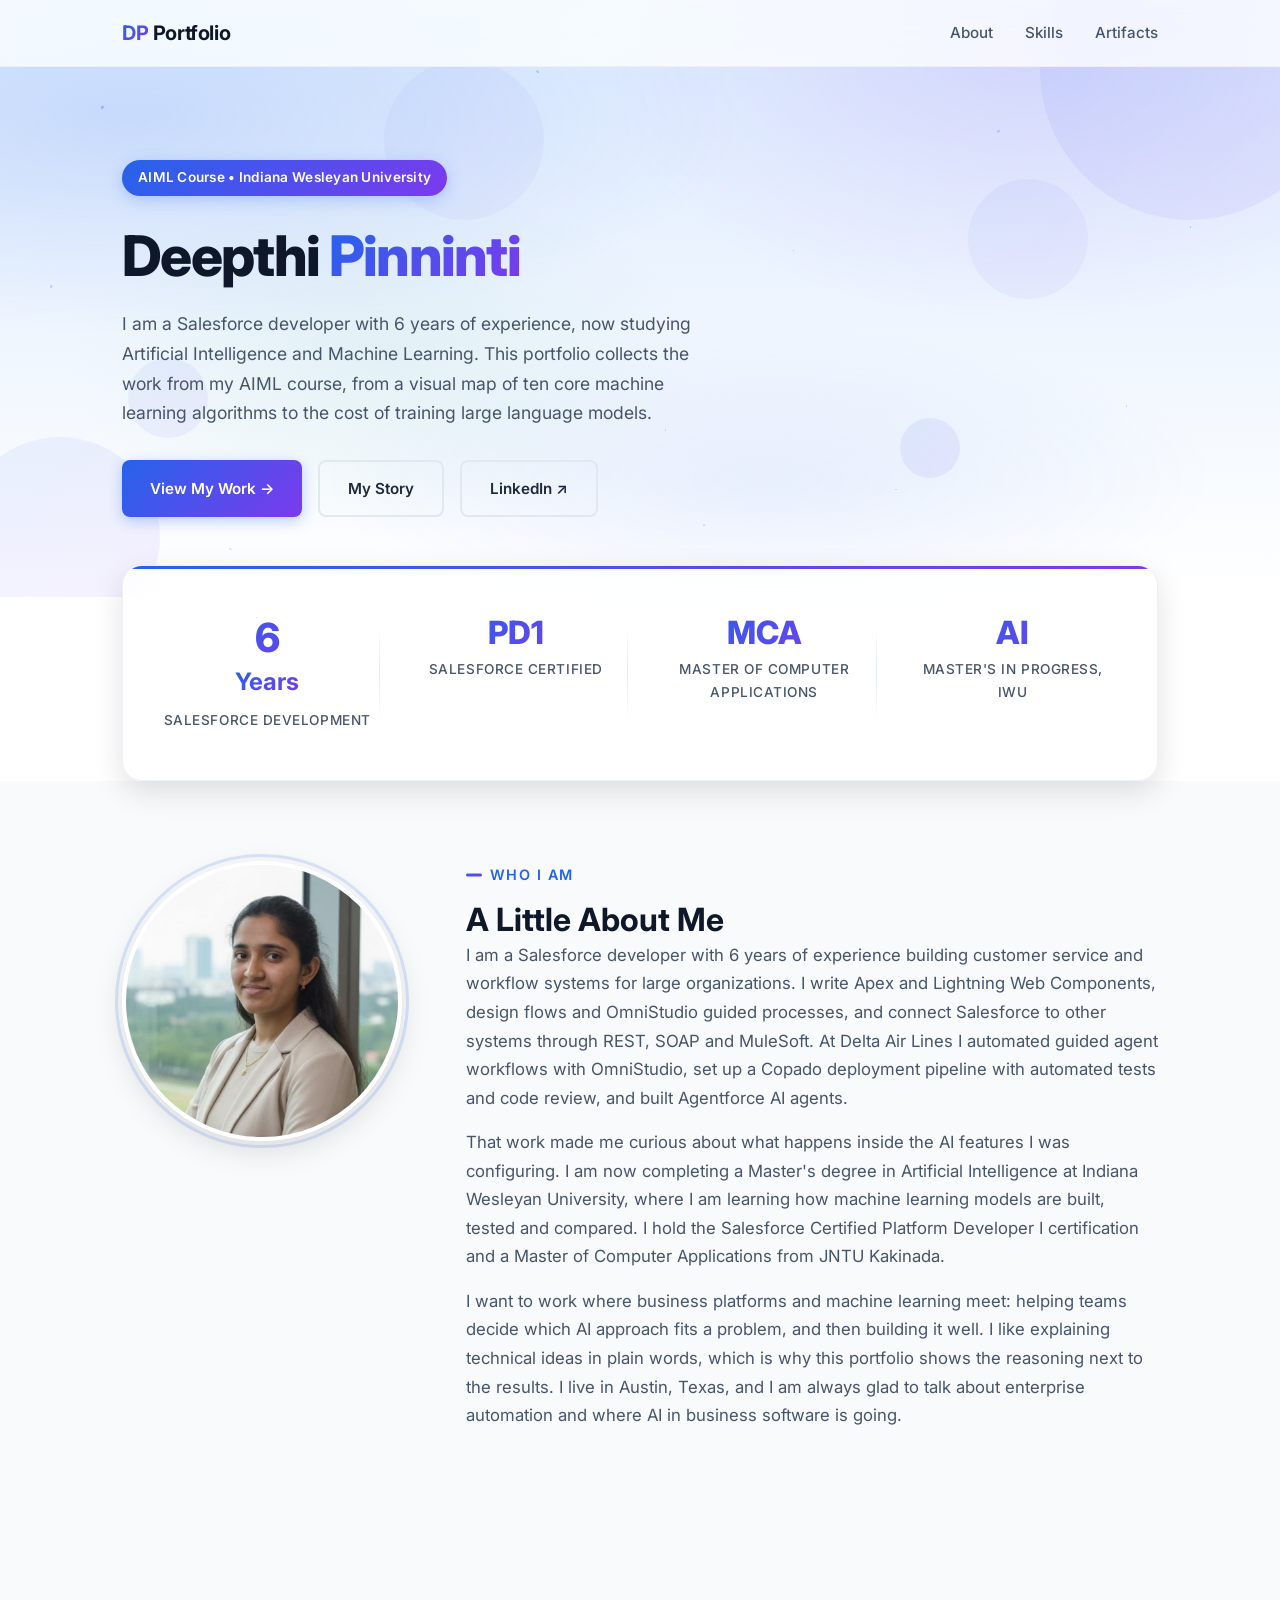
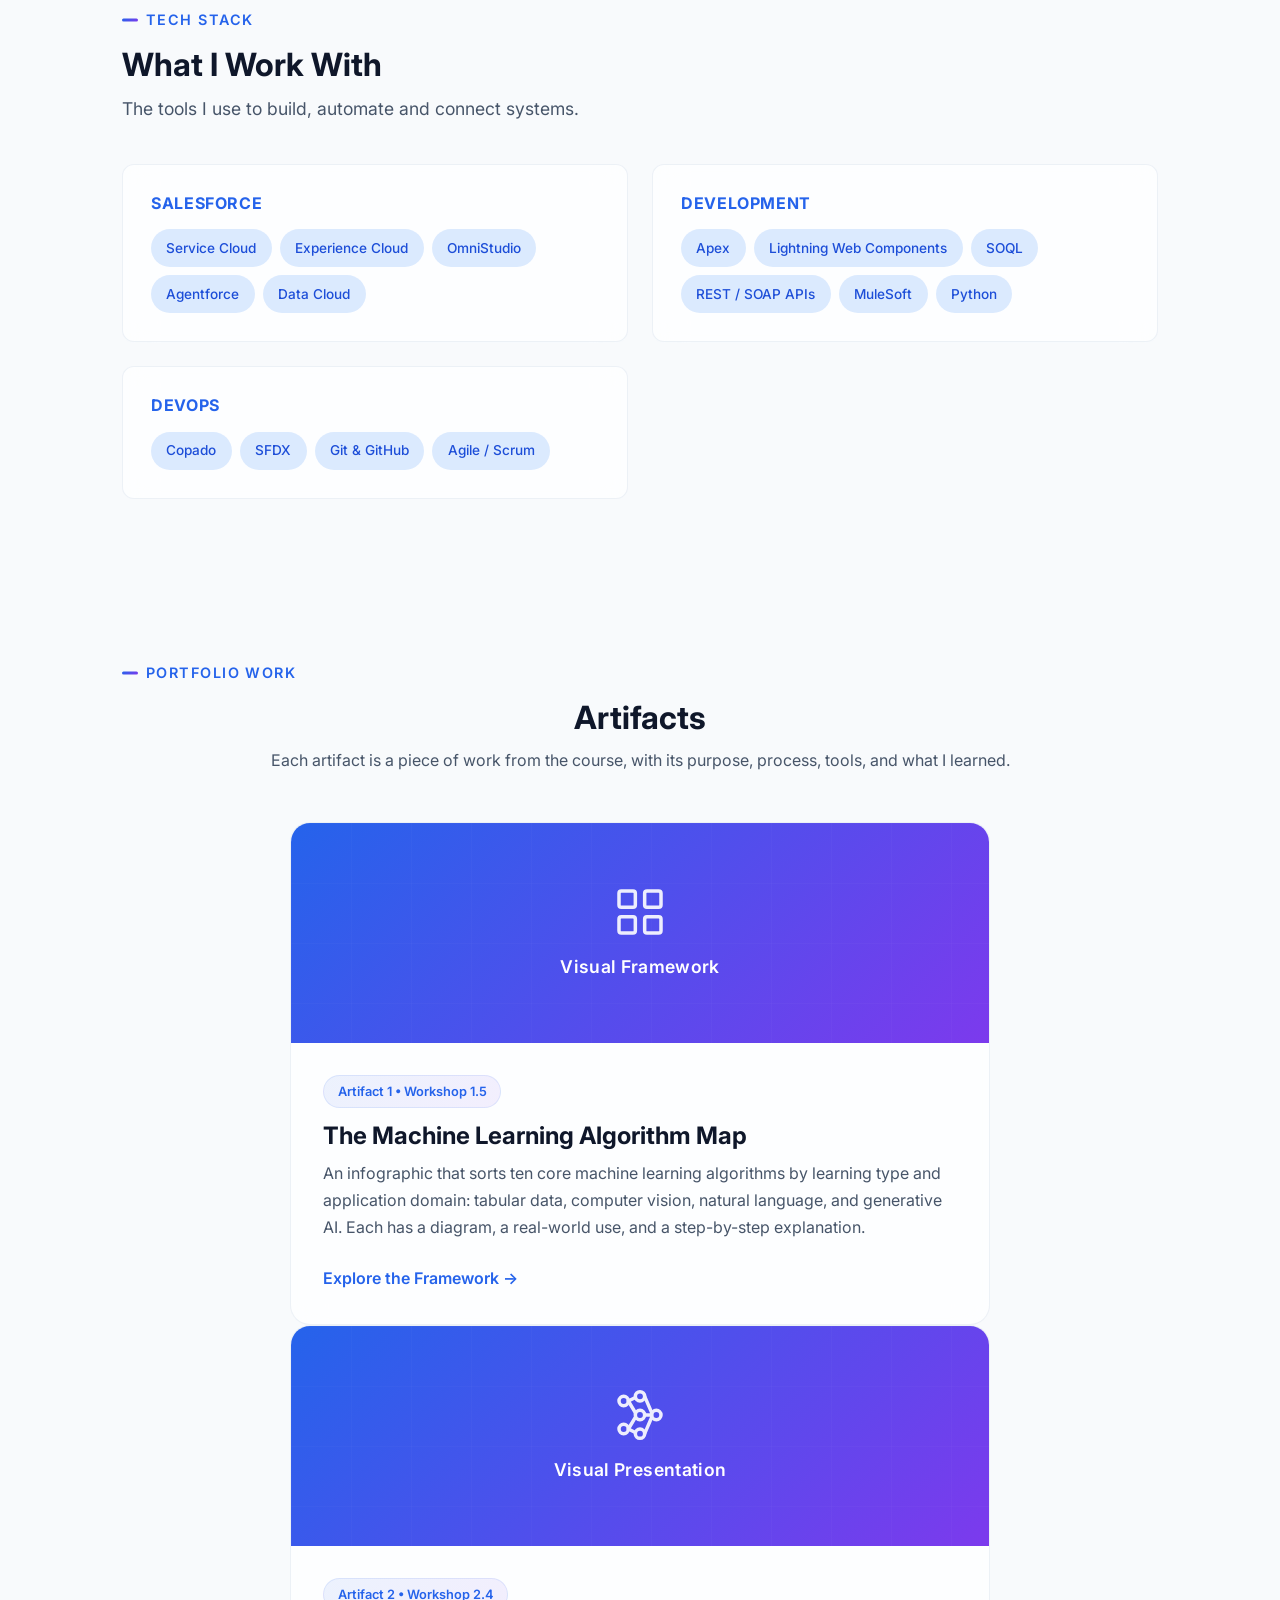
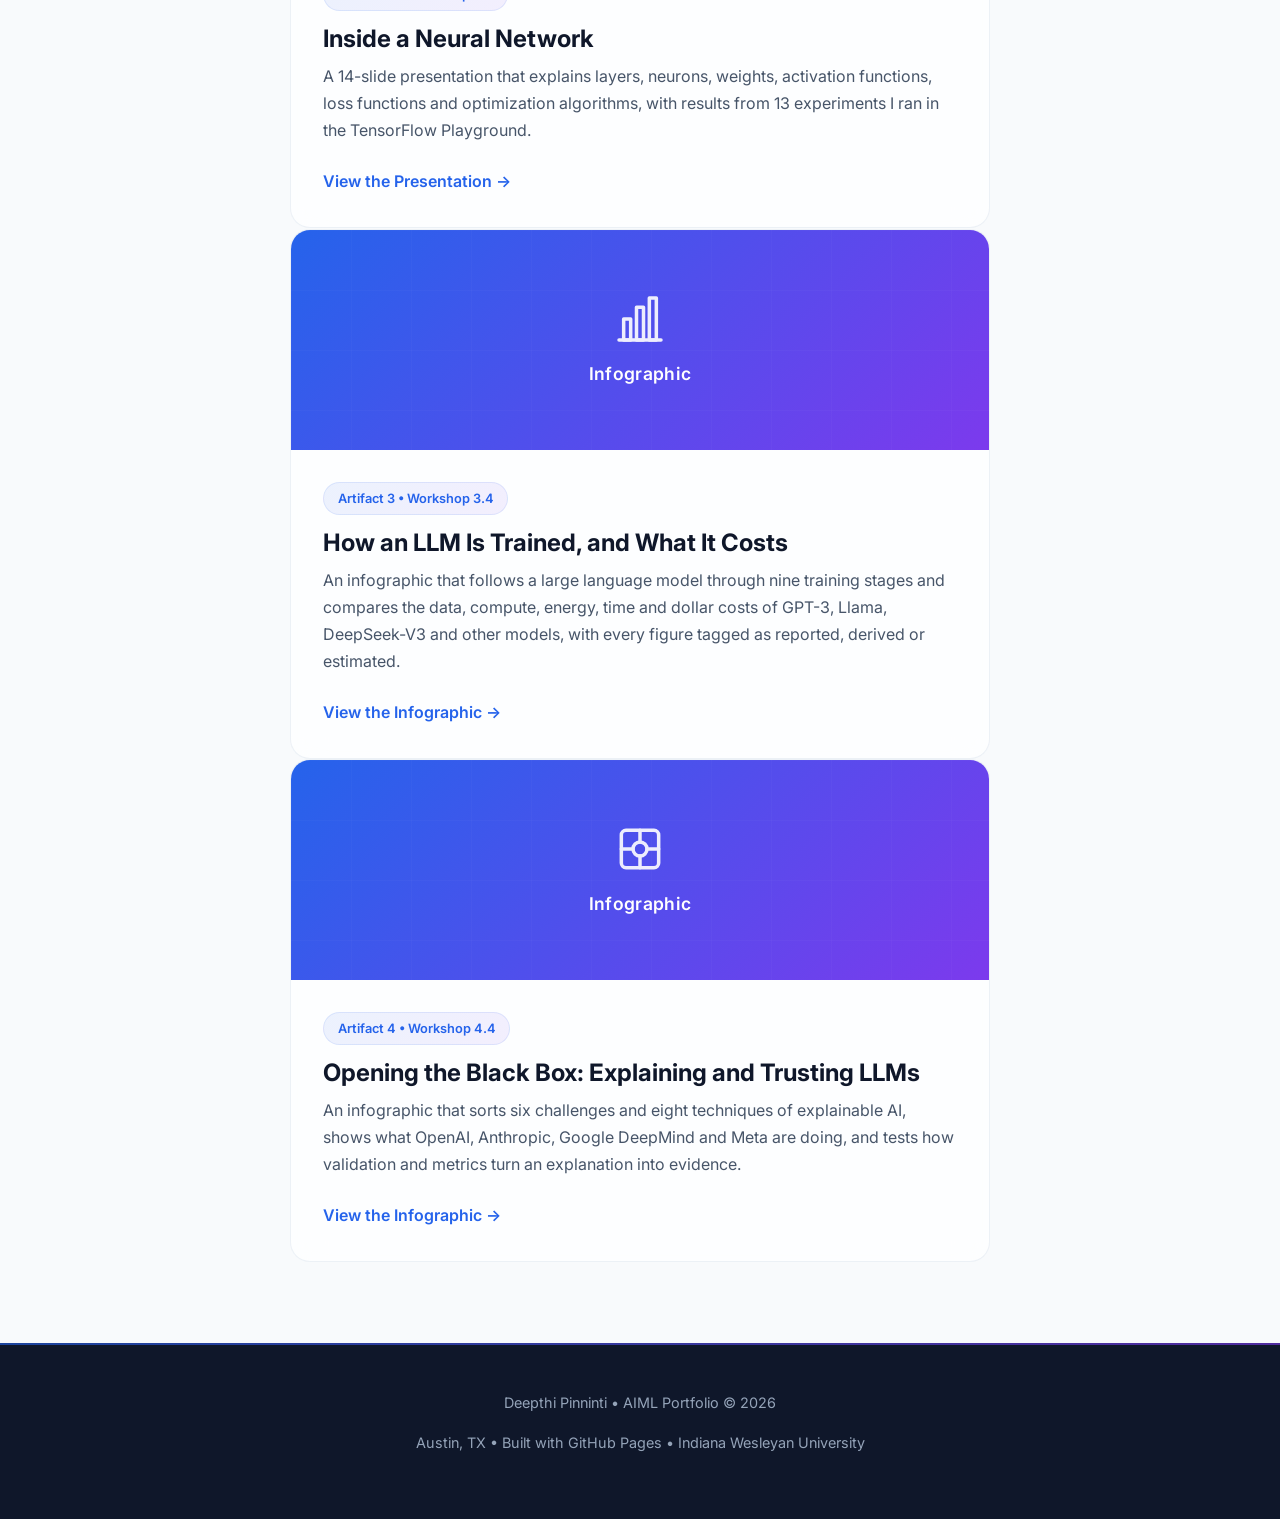
<file: index.html>
<!DOCTYPE html>
<html lang="en">
<head>
  <meta charset="UTF-8">
  <meta name="viewport" content="width=device-width, initial-scale=1.0">
  <title>Deepthi Pinninti | AIML Portfolio</title>
  <meta name="description" content="AIML course portfolio of Deepthi Pinninti, a Salesforce developer studying Artificial Intelligence at Indiana Wesleyan University.">
  <link rel="preconnect" href="https://fonts.googleapis.com">
  <link rel="preconnect" href="https://fonts.gstatic.com" crossorigin>
  <link href="https://fonts.googleapis.com/css2?family=Inter:wght@400;500;600;700;800&display=swap" rel="stylesheet">
  <link rel="stylesheet" href="css/style.css">
</head>

<body>

  <a href="#main" class="skip-link">Skip to main content</a>

  <!-- Navigation -->
  <nav class="navbar" aria-label="Main navigation">
    <div class="container">
      <a href="index.html" class="nav-brand"><span>DP</span> Portfolio</a>
      <ul class="nav-links">
        <li><a href="#about">About</a></li>
        <li><a href="#skills">Skills</a></li>
        <li><a href="#artifacts">Artifacts</a></li>
      </ul>
    </div>
  </nav>

  <main id="main">

    <!-- Hero Section -->
    <section class="hero particle-bg">
      <div class="particle" data-speed="25" aria-hidden="true"></div>
      <div class="particle" data-speed="15" aria-hidden="true"></div>
      <div class="particle" data-speed="35" aria-hidden="true"></div>
      <div class="particle" data-speed="20" aria-hidden="true"></div>
      <div class="particle" data-speed="30" aria-hidden="true"></div>
      <div class="particle" data-speed="18" aria-hidden="true"></div>
      <div class="container">
        <div class="hero-content">
          <div class="hero-tag">AIML Course &bull; Indiana Wesleyan University</div>
          <h1>Deepthi <span>Pinninti</span></h1>
          <p class="hero-sub">I am a Salesforce developer with 6 years of experience, now studying Artificial Intelligence and Machine Learning. This portfolio collects the work from my AIML course, from a visual map of ten core machine learning algorithms to the cost of training large language models.</p>
          <div class="btn-group">
            <a href="#artifacts" class="btn btn-primary">View My Work &#8594;</a>
            <a href="#about" class="btn btn-outline">My Story</a>
            <a href="https://www.linkedin.com/in/deepthi-pinninti-b6489b206" target="_blank" rel="noopener noreferrer" class="btn btn-outline">LinkedIn &#8599;</a>
          </div>
        </div>
      </div>
    </section>

    <!-- Stats Bar -->
    <section class="stats-bar reveal" aria-label="Key facts">
      <div class="container">
        <div class="stats-grid">
          <div class="stat-item" data-delay="0">
            <span class="stat-number" data-target="6">0</span>
            <span class="stat-suffix"> Years</span>
            <span class="stat-label">Salesforce Development</span>
          </div>
          <div class="stat-item" data-delay="100">
            <span class="stat-number stat-badge">PD1</span>
            <span class="stat-label">Salesforce Certified</span>
          </div>
          <div class="stat-item" data-delay="200">
            <span class="stat-number stat-badge">MCA</span>
            <span class="stat-label">Master of Computer Applications</span>
          </div>
          <div class="stat-item" data-delay="300">
            <span class="stat-number stat-badge">AI</span>
            <span class="stat-label">Master's in Progress, IWU</span>
          </div>
        </div>
      </div>
    </section>

    <!-- About -->
    <section class="about reveal" id="about">
      <div class="container">
        <div class="about-grid">
          <img src="images/profile.jpg" alt="Deepthi Pinninti" class="about-image">
          <div class="about-text">
            <div class="section-label">Who I Am</div>
            <h2>A Little About Me</h2>
            <p>I am a Salesforce developer with 6 years of experience building customer service and workflow systems for large organizations. I write Apex and Lightning Web Components, design flows and OmniStudio guided processes, and connect Salesforce to other systems through REST, SOAP and MuleSoft. At Delta Air Lines I automated guided agent workflows with OmniStudio, set up a Copado deployment pipeline with automated tests and code review, and built Agentforce AI agents.</p>
            <p>That work made me curious about what happens inside the AI features I was configuring. I am now completing a Master's degree in Artificial Intelligence at Indiana Wesleyan University, where I am learning how machine learning models are built, tested and compared. I hold the Salesforce Certified Platform Developer I certification and a Master of Computer Applications from JNTU Kakinada.</p>
            <p>I want to work where business platforms and machine learning meet: helping teams decide which AI approach fits a problem, and then building it well. I like explaining technical ideas in plain words, which is why this portfolio shows the reasoning next to the results. I live in Austin, Texas, and I am always glad to talk about enterprise automation and where AI in business software is going.</p>
          </div>
        </div>
      </div>
    </section>


    <!-- Skills -->
    <section class="skills-section reveal" id="skills">
      <div class="container">
        <div class="section-label">Tech Stack</div>
        <h2>What I Work With</h2>
        <p class="section-intro">The tools I use to build, automate and connect systems.</p>
        <div class="skills-grid">
          <div class="skill-category glass-card" data-delay="0">
            <h4>Salesforce</h4>
            <div class="skill-tags"><span class="skill-tag">Service Cloud</span><span class="skill-tag">Experience Cloud</span><span class="skill-tag">OmniStudio</span><span class="skill-tag">Agentforce</span><span class="skill-tag">Data Cloud</span></div>
          </div>
          <div class="skill-category glass-card" data-delay="100">
            <h4>Development</h4>
            <div class="skill-tags"><span class="skill-tag">Apex</span><span class="skill-tag">Lightning Web Components</span><span class="skill-tag">SOQL</span><span class="skill-tag">REST / SOAP APIs</span><span class="skill-tag">MuleSoft</span><span class="skill-tag">Python</span></div>
          </div>
          <div class="skill-category glass-card" data-delay="200">
            <h4>DevOps</h4>
            <div class="skill-tags"><span class="skill-tag">Copado</span><span class="skill-tag">SFDX</span><span class="skill-tag">Git &amp; GitHub</span><span class="skill-tag">Agile / Scrum</span></div>
          </div>
        </div>
      </div>
    </section>



    <!-- Artifacts -->
    <section class="artifacts reveal" id="artifacts">
      <div class="container">
        <div class="section-label">Portfolio Work</div>
        <h2>Artifacts</h2>
        <p>Each artifact is a piece of work from the course, with its purpose, process, tools, and what I learned.</p>

        <!-- Artifact 1: ML Algorithm Map -->
        <a href="artifacts/algorithm-map/index.html" class="artifact-card-link">
          <div class="artifact-card tilt-card">
            <div class="artifact-preview" aria-hidden="true">
              <div class="artifact-preview-content">
                <svg class="artifact-icon" width="56" height="56" viewBox="0 0 24 24" fill="none" stroke="currentColor" stroke-width="1.5" stroke-linecap="round" stroke-linejoin="round" aria-hidden="true">
                  <rect x="3" y="3" width="7" height="7" rx="1"/><rect x="14" y="3" width="7" height="7" rx="1"/><rect x="3" y="14" width="7" height="7" rx="1"/><rect x="14" y="14" width="7" height="7" rx="1"/>
                </svg>
                <span>Visual Framework</span>
              </div>
            </div>
            <div class="artifact-body">
              <span class="artifact-tag">Artifact 1 &bull; Workshop 1.5</span>
              <h3>The Machine Learning Algorithm Map</h3>
              <p>An infographic that sorts ten core machine learning algorithms by learning type and application domain: tabular data, computer vision, natural language, and generative AI. Each has a diagram, a real-world use, and a step-by-step explanation.</p>
              <span class="artifact-link">Explore the Framework &#8594;</span>
            </div>
          </div>
        </a>

        <!-- Artifact 2: Neural Network Components -->
        <a href="artifacts/neural-network-components/index.html" class="artifact-card-link">
          <div class="artifact-card tilt-card">
            <div class="artifact-preview" aria-hidden="true">
              <div class="artifact-preview-content">
                <svg class="artifact-icon" width="56" height="56" viewBox="0 0 24 24" fill="none" stroke="currentColor" stroke-width="1.5" stroke-linecap="round" stroke-linejoin="round" aria-hidden="true">
                  <circle cx="5" cy="6" r="2"/><circle cx="5" cy="18" r="2"/><circle cx="12" cy="4" r="2"/><circle cx="12" cy="12" r="2"/><circle cx="12" cy="20" r="2"/><circle cx="19" cy="12" r="2"/>
                  <path d="M7 6l3-1.5M7 6l3 5M7 18l3-5M7 18l3 1.5M14 4l3 7M14 12h3M14 20l3-7"/>
                </svg>
                <span>Visual Presentation</span>
              </div>
            </div>
            <div class="artifact-body">
              <span class="artifact-tag">Artifact 2 &bull; Workshop 2.4</span>
              <h3>Inside a Neural Network</h3>
              <p>A 14-slide presentation that explains layers, neurons, weights, activation functions, loss functions and optimization algorithms, with results from 13 experiments I ran in the TensorFlow Playground.</p>
              <span class="artifact-link">View the Presentation &#8594;</span>
            </div>
          </div>
        </a>

        <!-- Artifact 3: LLM Training and Costs -->
        <a href="artifacts/llm-training-costs/index.html" class="artifact-card-link">
          <div class="artifact-card tilt-card">
            <div class="artifact-preview" aria-hidden="true">
              <div class="artifact-preview-content">
                <svg class="artifact-icon" width="56" height="56" viewBox="0 0 24 24" fill="none" stroke="currentColor" stroke-width="1.5" stroke-linecap="round" stroke-linejoin="round" aria-hidden="true">
                  <path d="M3 21h18"/><rect x="5" y="12" width="3" height="9"/><rect x="10.5" y="7" width="3" height="14"/><rect x="16" y="3" width="3" height="18"/>
                </svg>
                <span>Infographic</span>
              </div>
            </div>
            <div class="artifact-body">
              <span class="artifact-tag">Artifact 3 &bull; Workshop 3.4</span>
              <h3>How an LLM Is Trained, and What It Costs</h3>
              <p>An infographic that follows a large language model through nine training stages and compares the data, compute, energy, time and dollar costs of GPT-3, Llama, DeepSeek-V3 and other models, with every figure tagged as reported, derived or estimated.</p>
              <span class="artifact-link">View the Infographic &#8594;</span>
            </div>
          </div>
        </a>

        <!-- Artifact 4: Explainable AI -->
        <a href="artifacts/explainable-ai/index.html" class="artifact-card-link">
          <div class="artifact-card tilt-card">
            <div class="artifact-preview" aria-hidden="true">
              <div class="artifact-preview-content">
                <svg class="artifact-icon" width="56" height="56" viewBox="0 0 24 24" fill="none" stroke="currentColor" stroke-width="1.5" stroke-linecap="round" stroke-linejoin="round" aria-hidden="true">
                  <rect x="4" y="4" width="16" height="16" rx="2"/><circle cx="12" cy="12" r="3"/><path d="M12 4v5M12 15v5M4 12h5M15 12h5"/>
                </svg>
                <span>Infographic</span>
              </div>
            </div>
            <div class="artifact-body">
              <span class="artifact-tag">Artifact 4 &bull; Workshop 4.4</span>
              <h3>Opening the Black Box: Explaining and Trusting LLMs</h3>
              <p>An infographic that sorts six challenges and eight techniques of explainable AI, shows what OpenAI, Anthropic, Google DeepMind and Meta are doing, and tests how validation and metrics turn an explanation into evidence.</p>
              <span class="artifact-link">View the Infographic &#8594;</span>
            </div>
          </div>
        </a>

      </div>
    </section>

  </main>

  <!-- Footer -->
  <footer class="footer">
    <div class="container">
      <p>Deepthi Pinninti &bull; AIML Portfolio &copy; 2026</p>
      <p class="footer-sub">Austin, TX &bull; Built with GitHub Pages &bull; Indiana Wesleyan University</p>
    </div>
  </footer>

  <script src="js/main.js"></script>
</body>
</html>
</file>
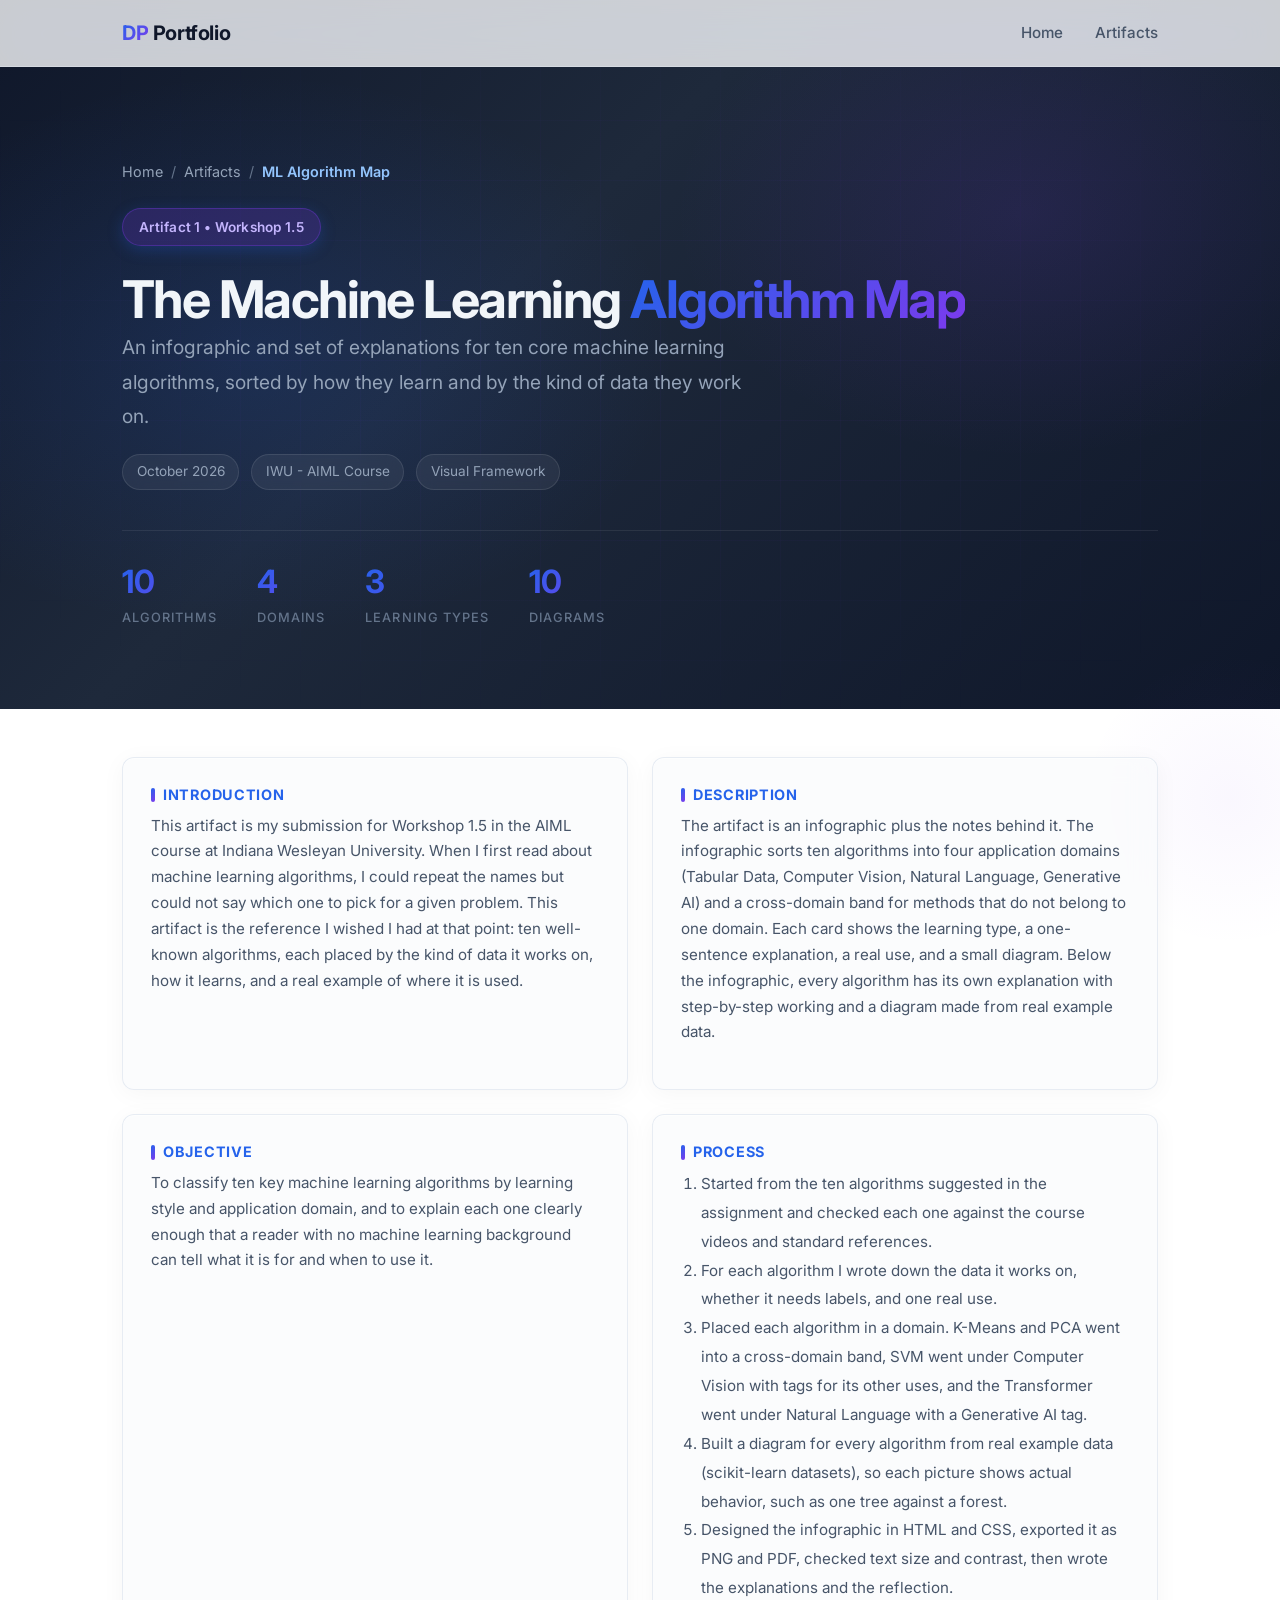
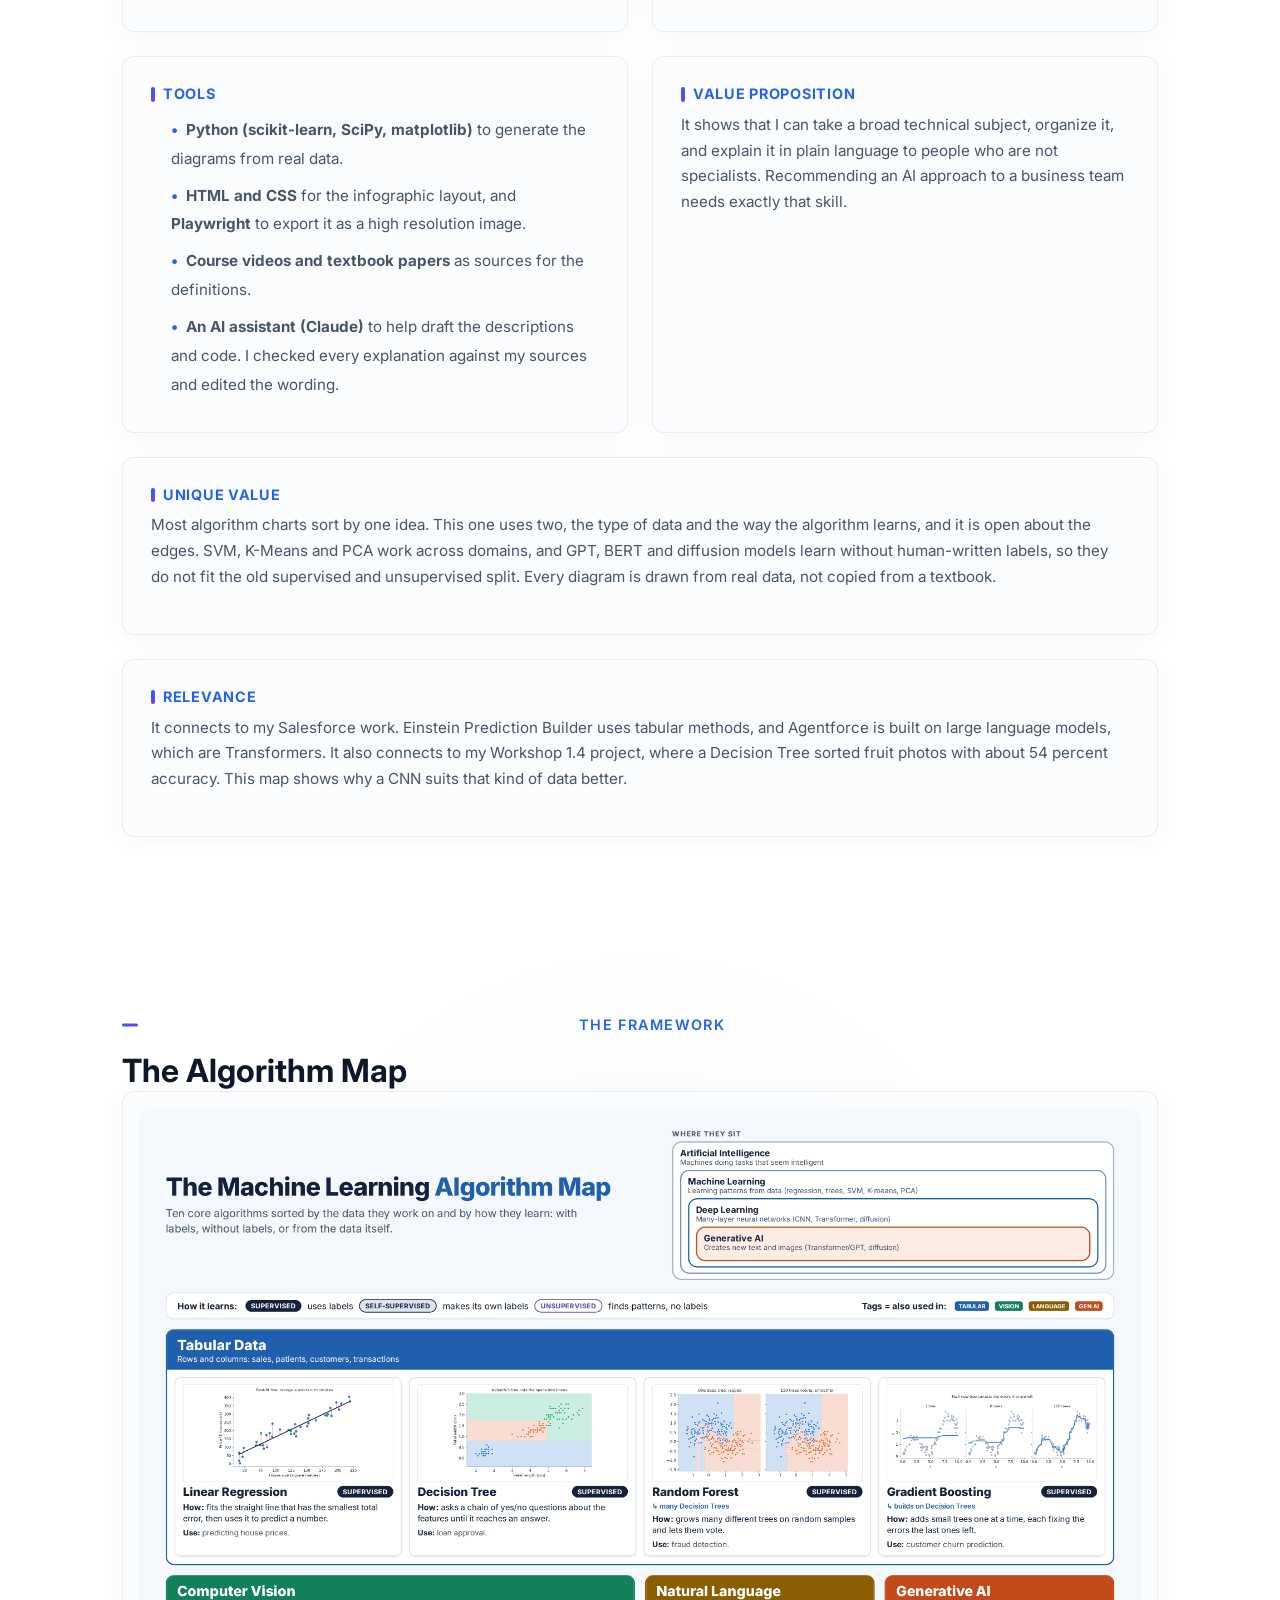
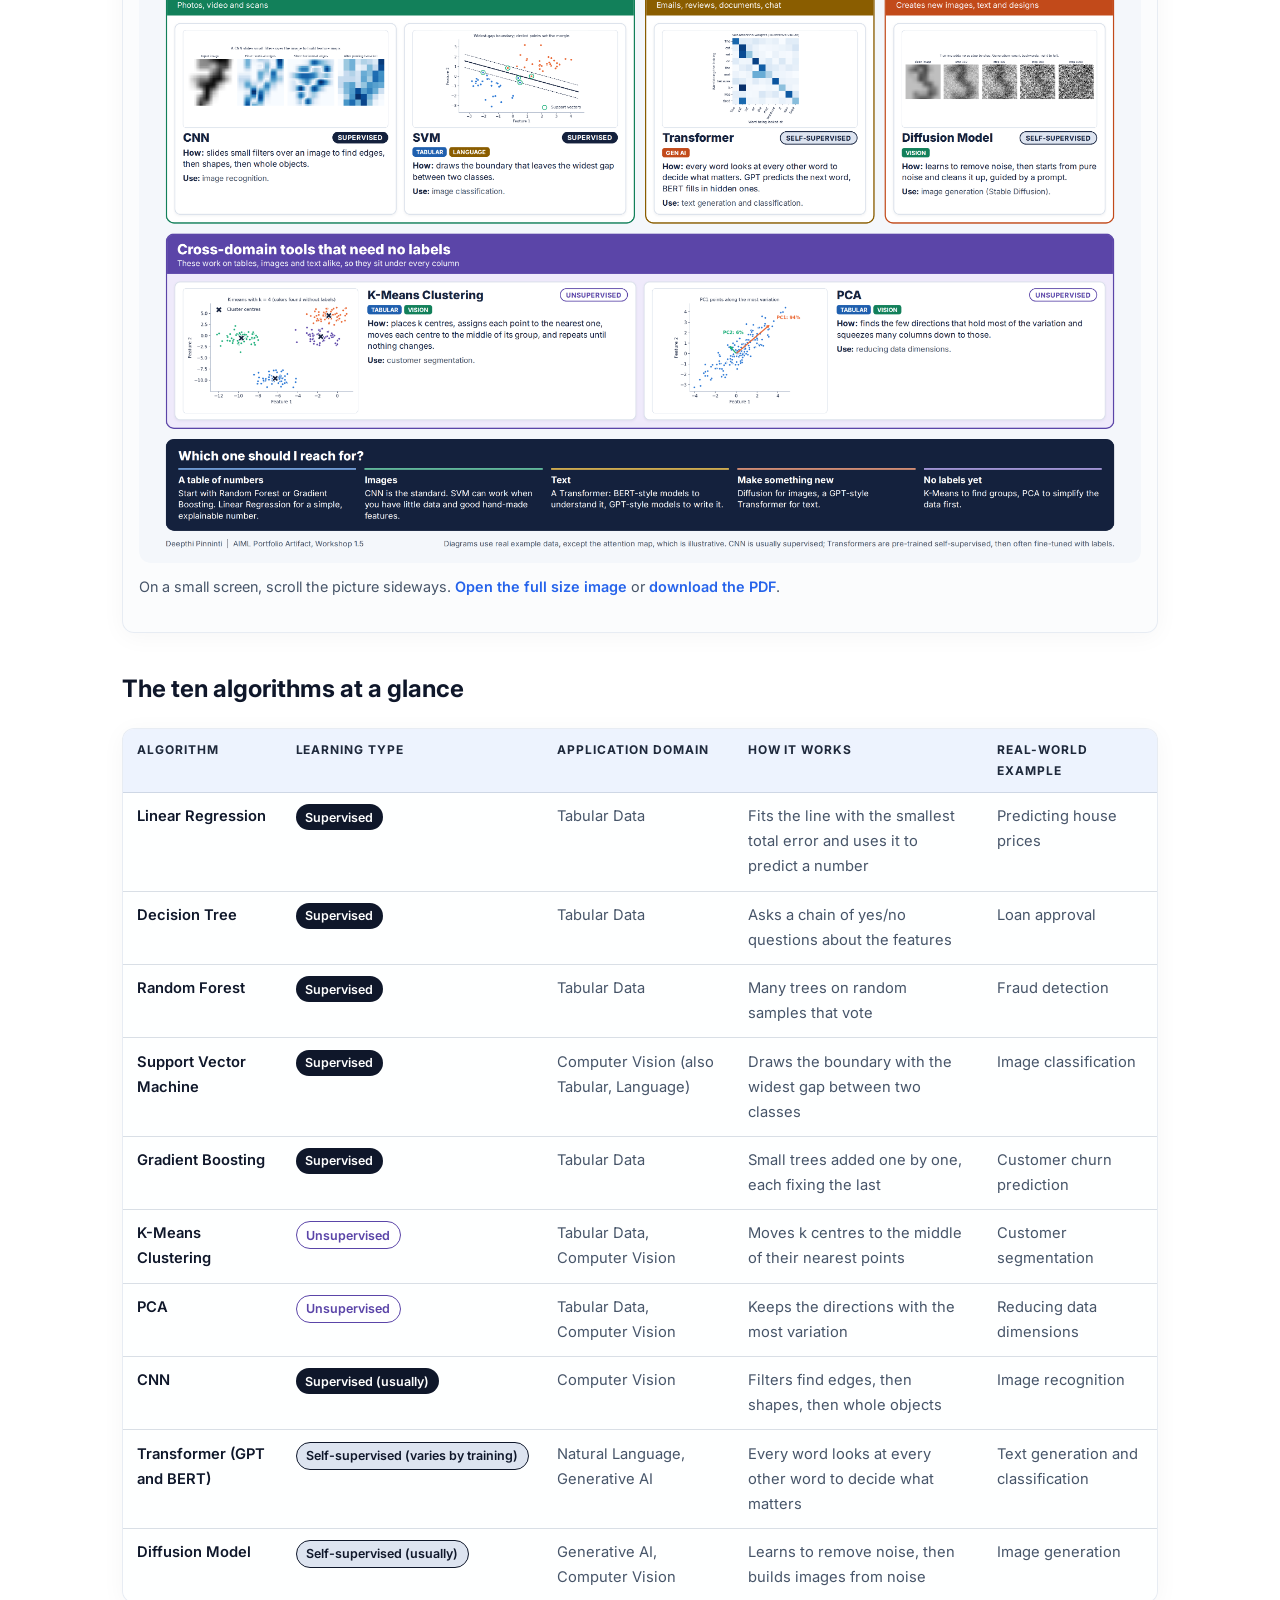
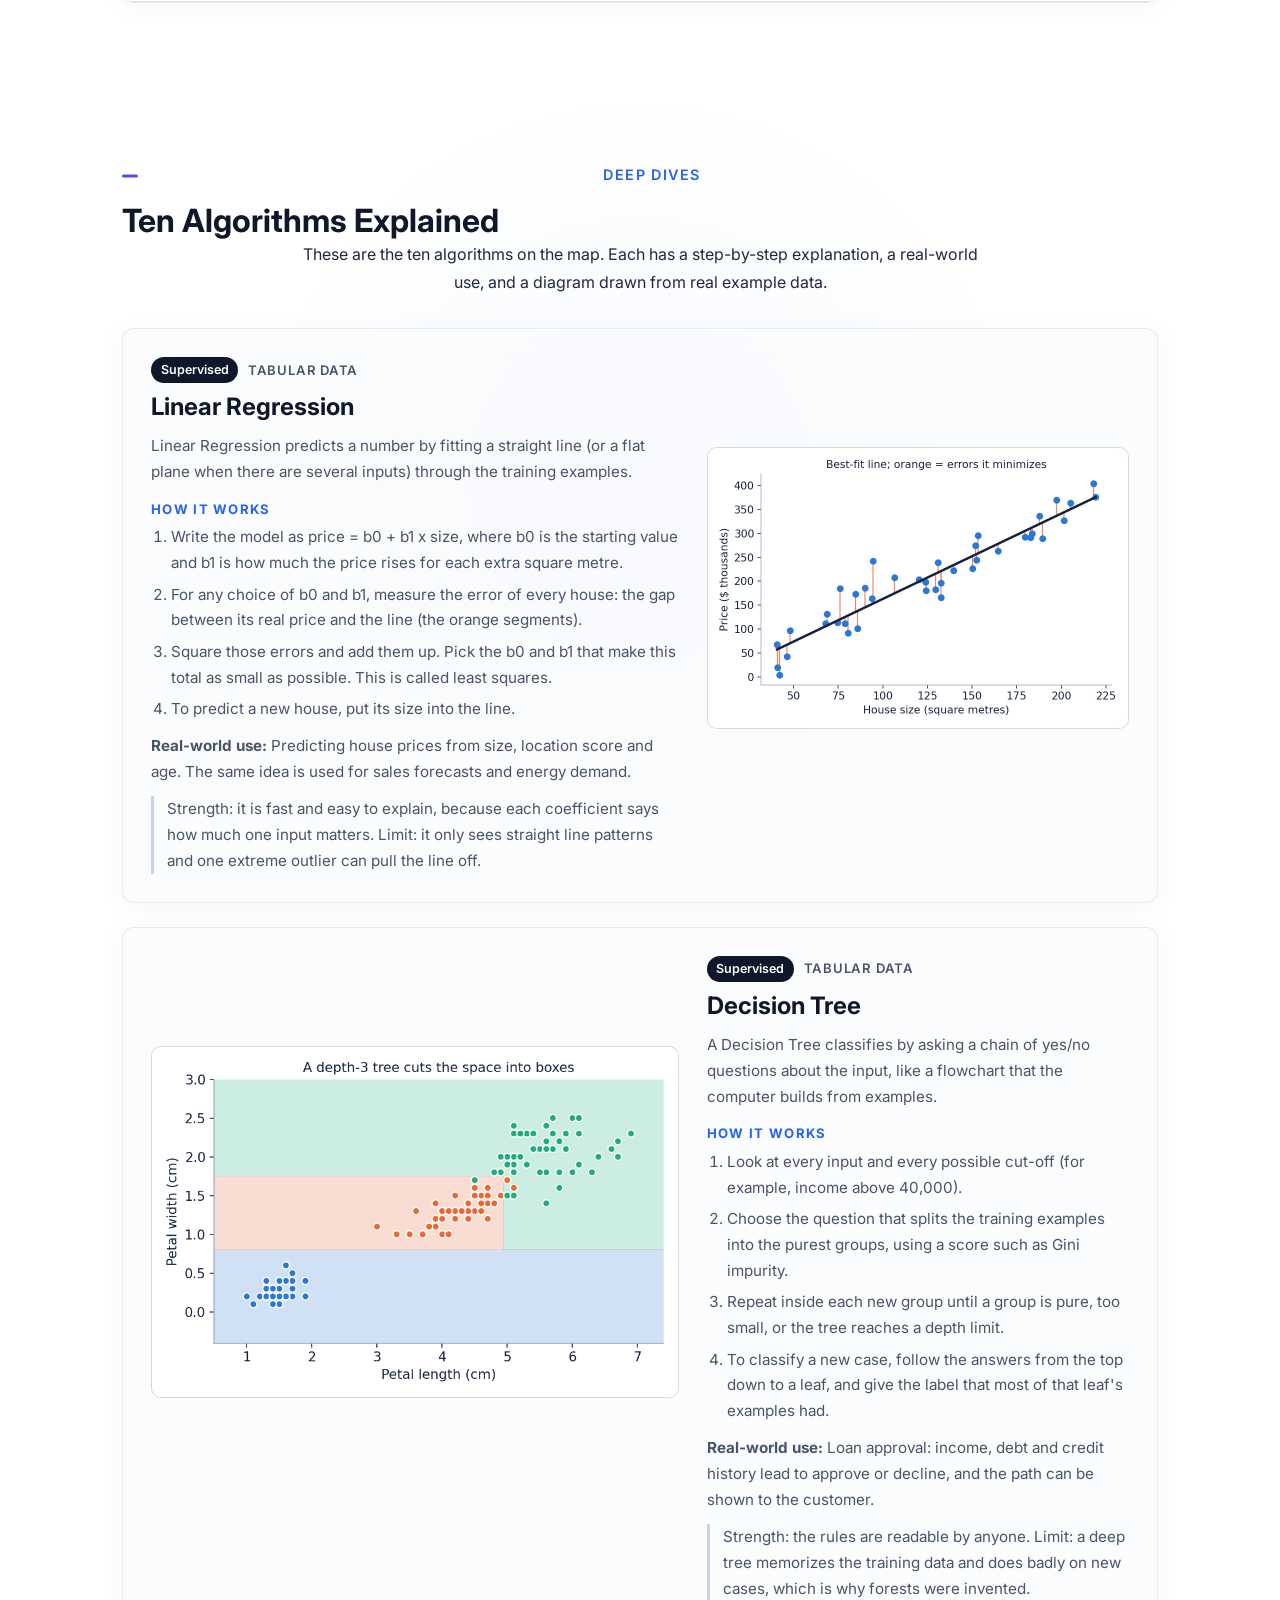
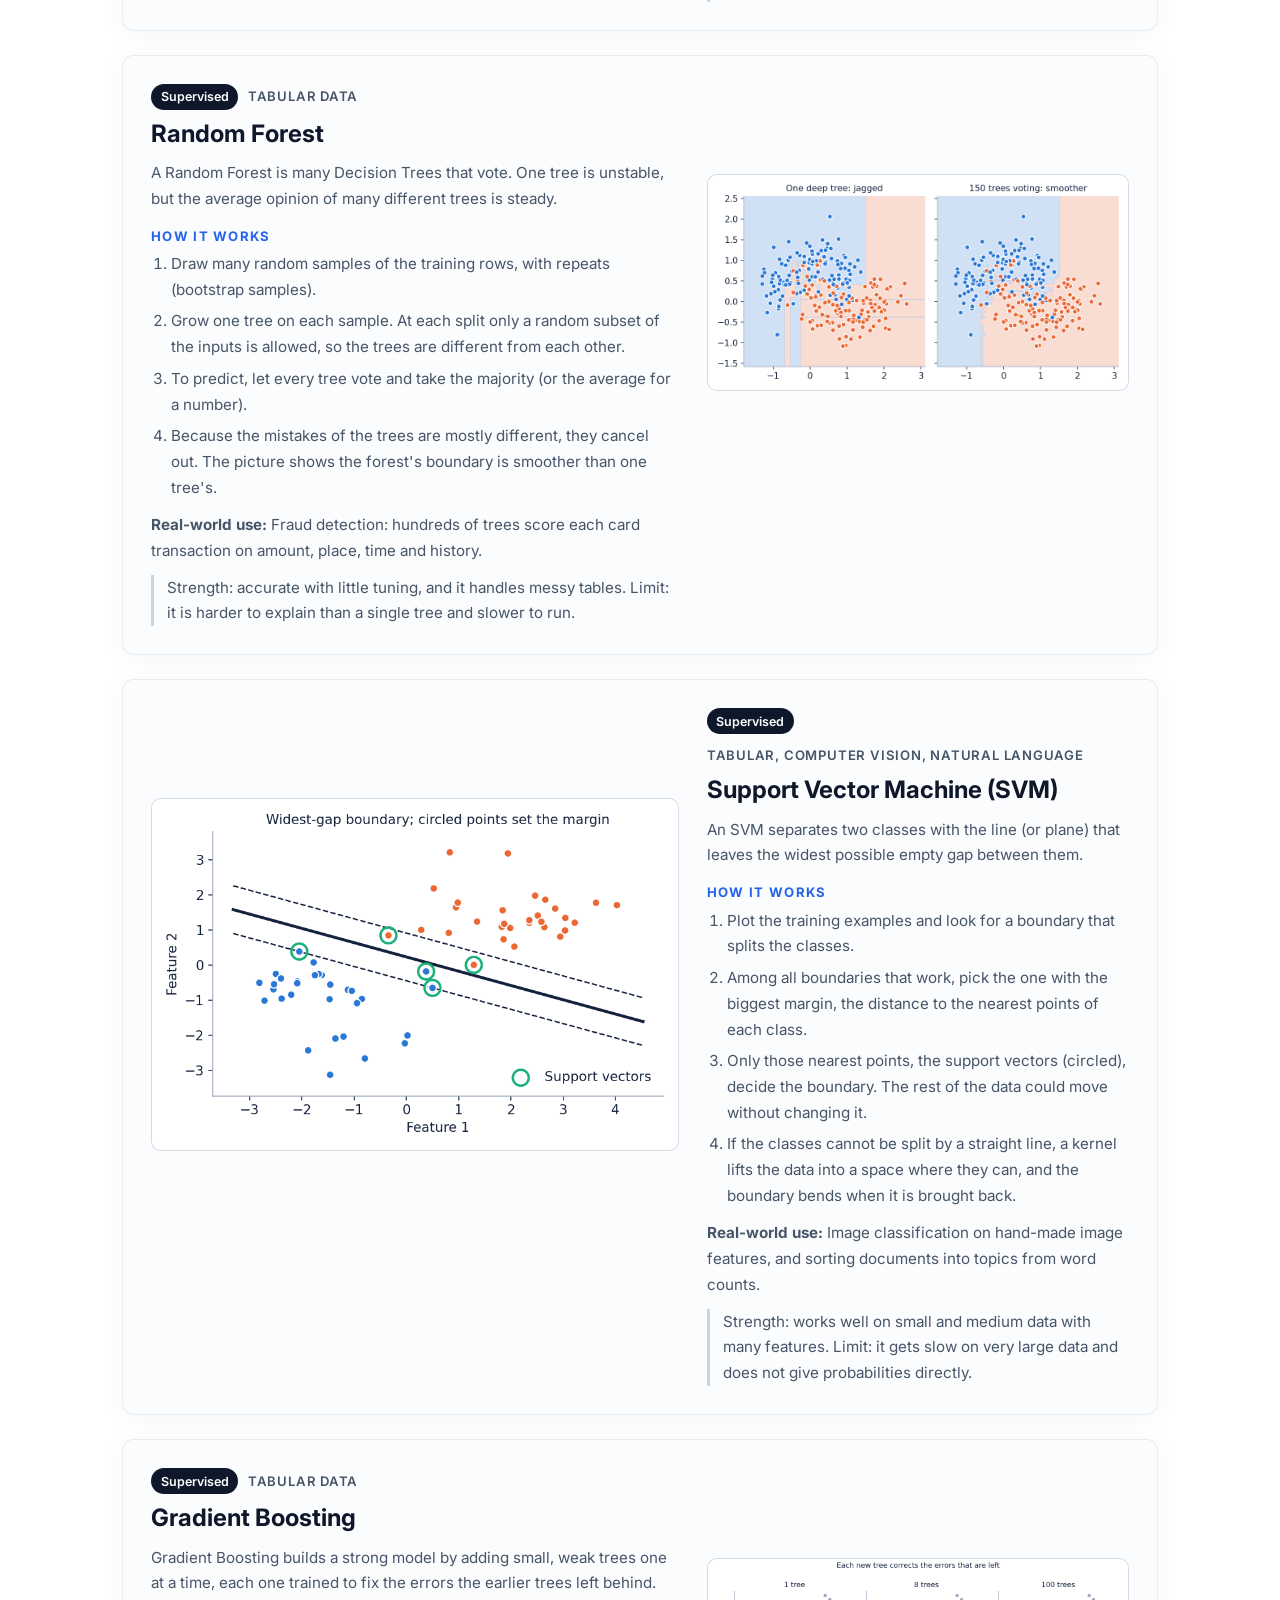
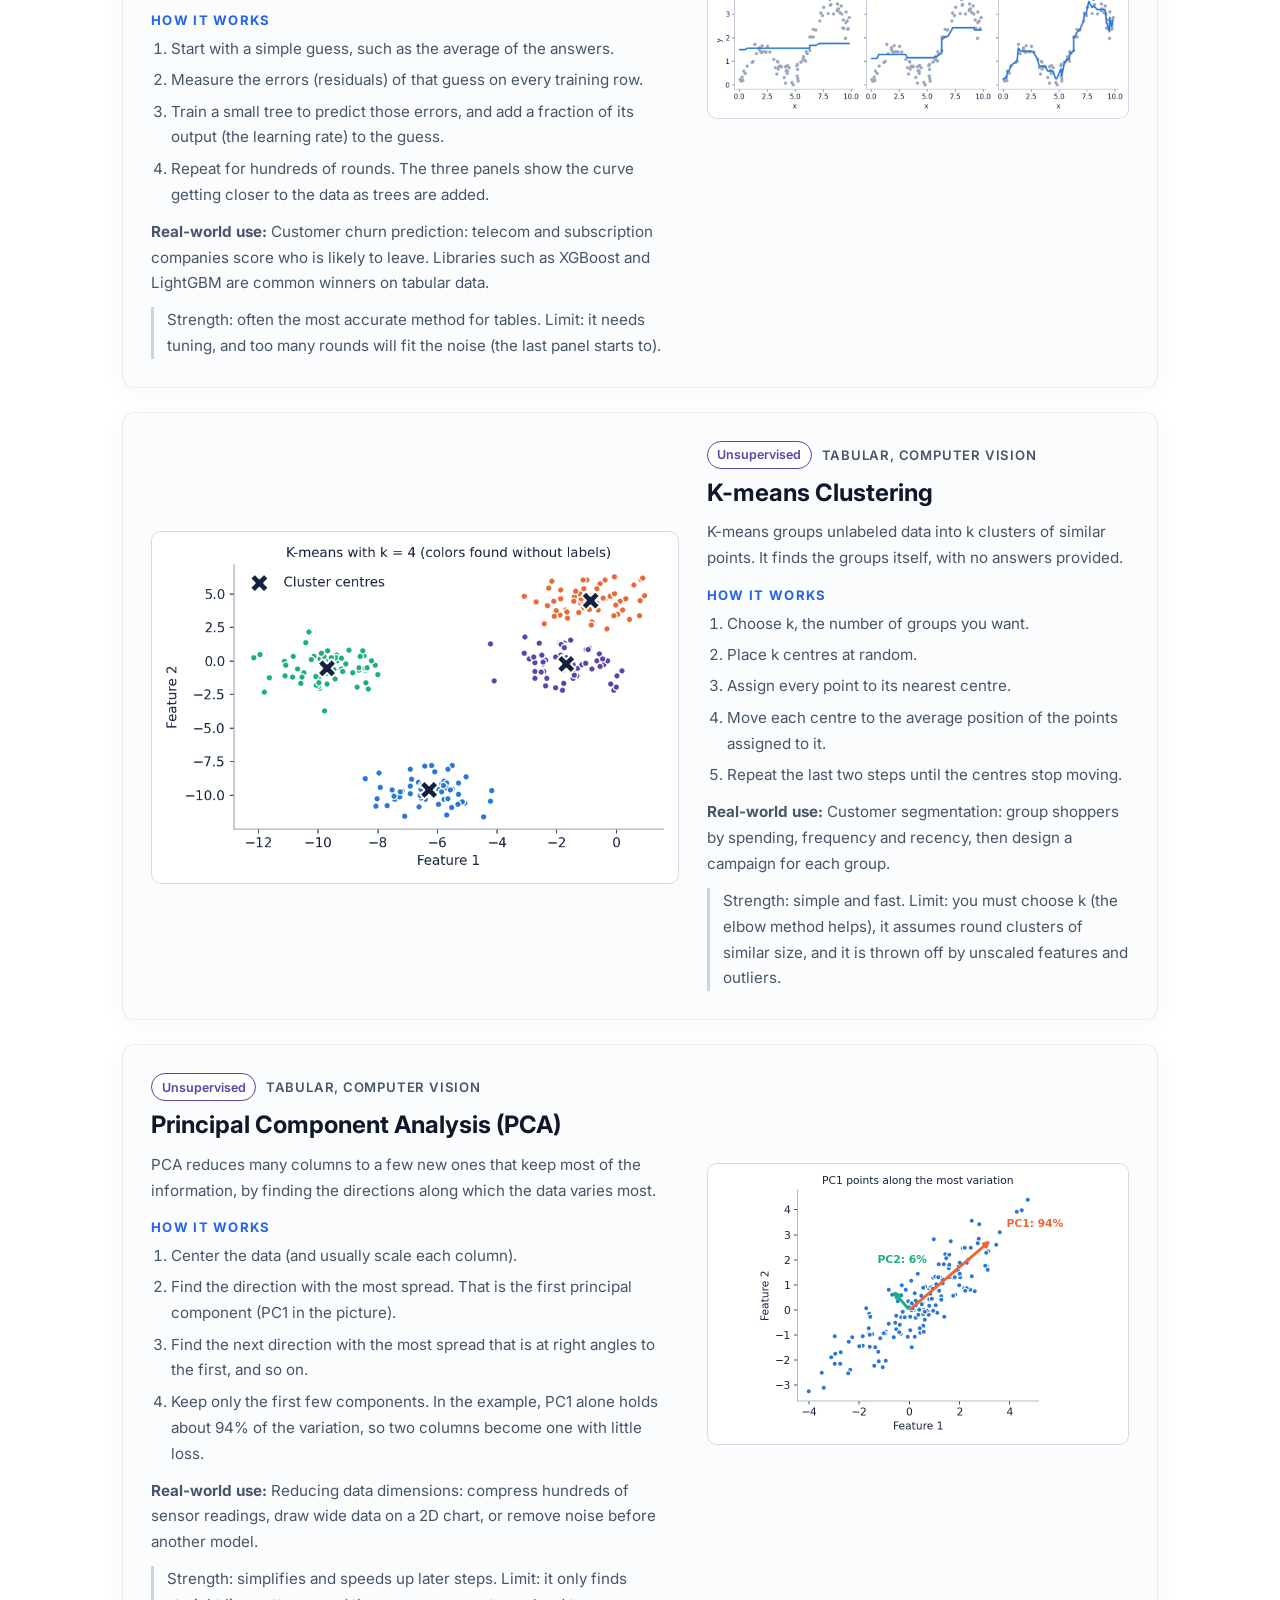
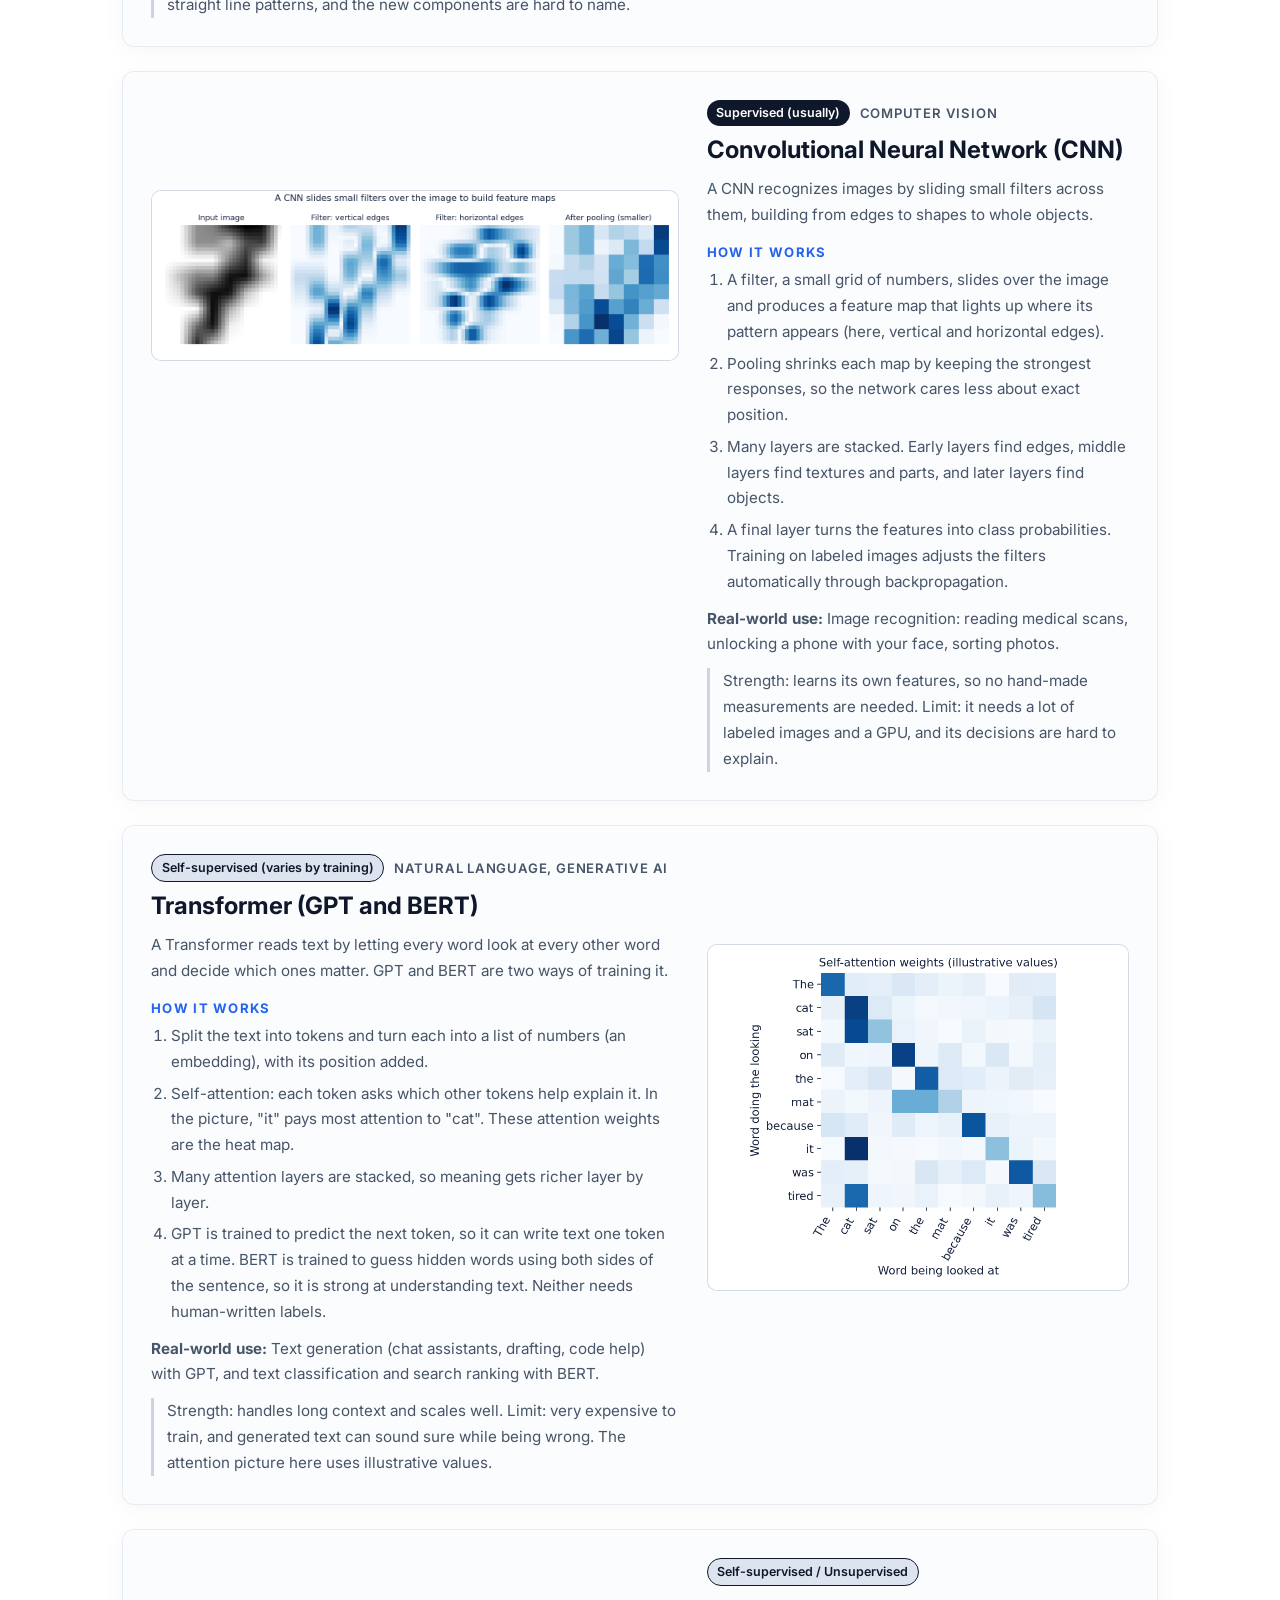
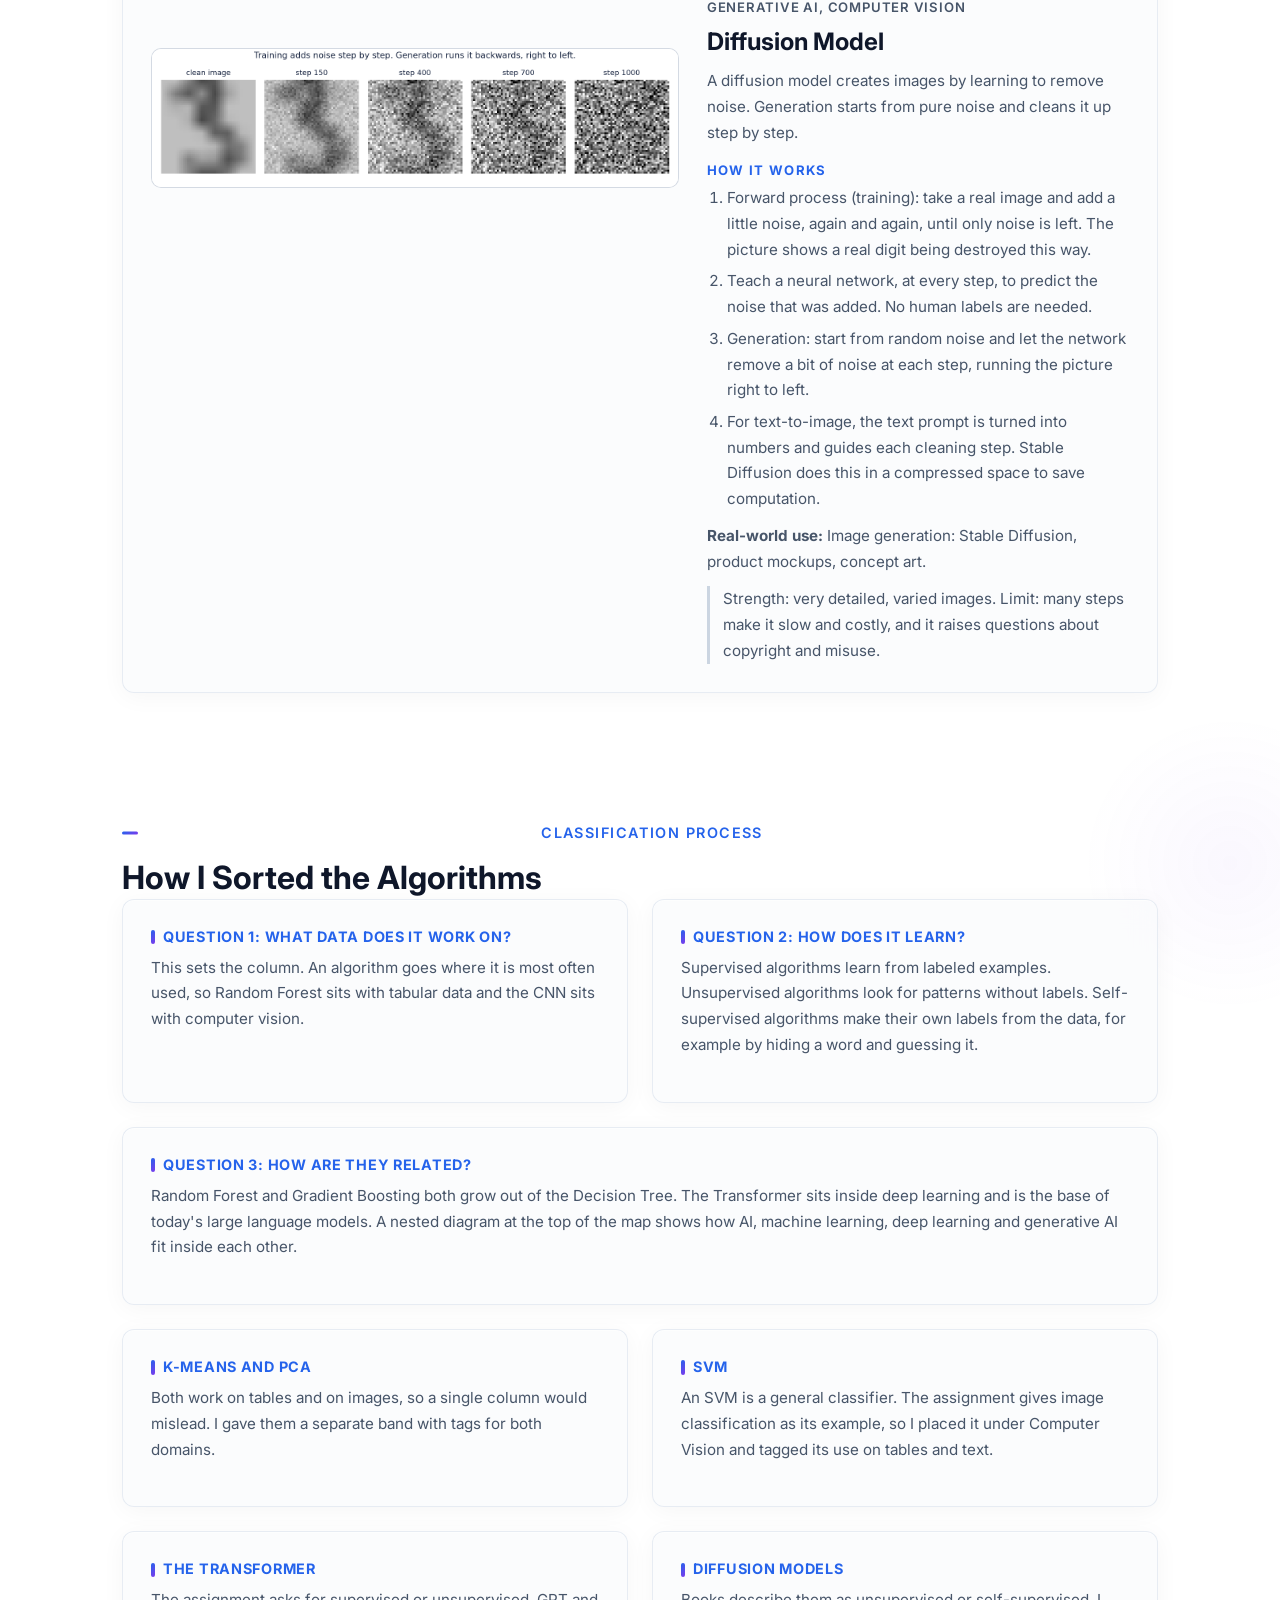
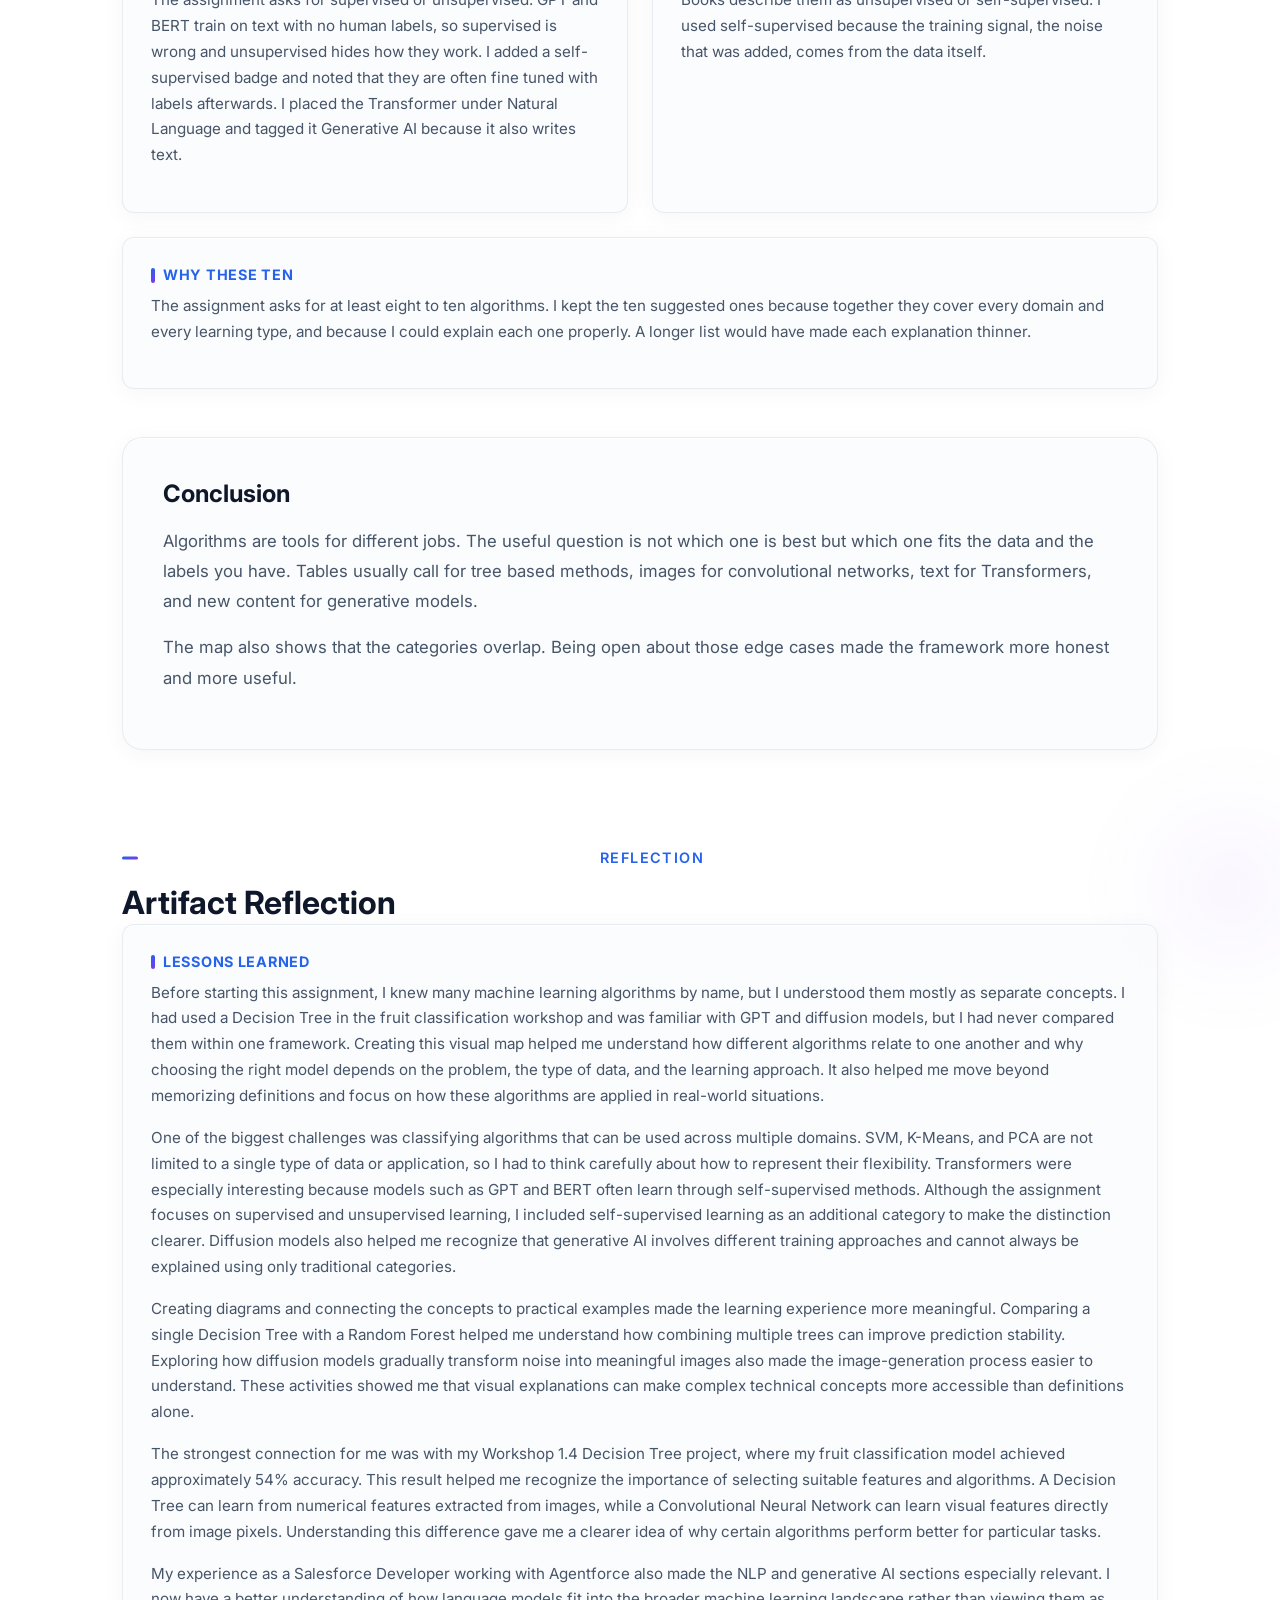
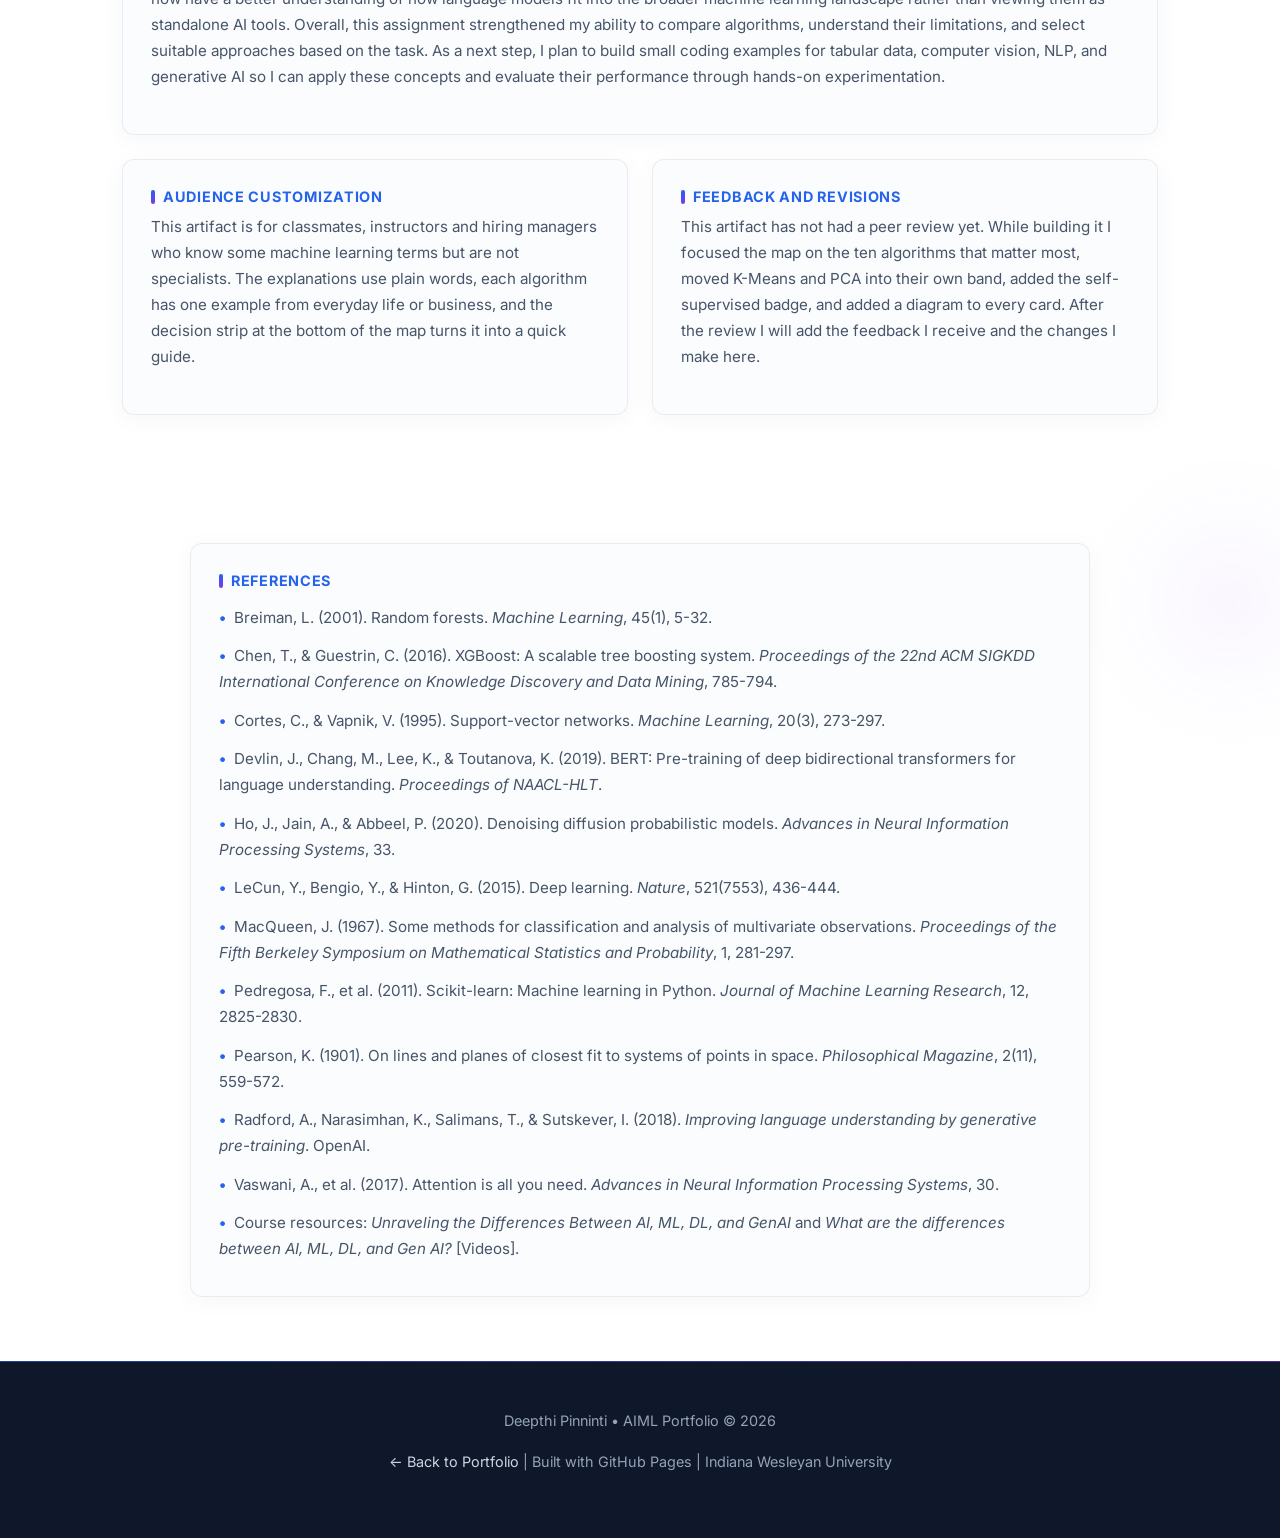
<file: artifacts/algorithm-map/index.html>
<!DOCTYPE html>
<html lang="en">
<head>
  <meta charset="UTF-8">
  <meta name="viewport" content="width=device-width, initial-scale=1.0">
  <title>ML Algorithm Map | Deepthi Pinninti Portfolio</title>
  <meta name="description" content="A visual framework of ten core machine learning algorithms sorted by learning type and application domain, with step-by-step explanations and diagrams.">
  <link rel="preconnect" href="https://fonts.googleapis.com">
  <link rel="preconnect" href="https://fonts.gstatic.com" crossorigin>
  <link href="https://fonts.googleapis.com/css2?family=Inter:wght@400;500;600;700&display=swap" rel="stylesheet">
  <link rel="stylesheet" href="../../css/style.css">
  <style>
    /* ===== Enhanced Hero ===== */
    .artifact-page-hero {
      position: relative;
      overflow: hidden;
      padding: 10rem 0 5rem;
      background: linear-gradient(135deg, #0f172a 0%, #1e293b 40%, #0f172a 100%);
      color: #f1f5f9;
    }

    .artifact-page-hero::before {
      content: '';
      position: absolute;
      inset: 0;
      background:
        radial-gradient(ellipse 600px 400px at 20% 50%, rgba(37, 99, 235, 0.15) 0%, transparent 70%),
        radial-gradient(ellipse 500px 350px at 80% 30%, rgba(124, 58, 237, 0.12) 0%, transparent 70%);
      pointer-events: none;
    }

    .artifact-page-hero .container {
      position: relative;
      z-index: 2;
    }

    .artifact-page-hero h1 {
      color: #f1f5f9;
      font-size: 3.25rem;
      letter-spacing: -0.03em;
      line-height: 1.15;
    }

    .artifact-page-hero .breadcrumb a {
      color: #94a3b8;
    }

    .artifact-page-hero .breadcrumb a:hover {
      color: #e2e8f0;
    }

    .artifact-page-hero .breadcrumb span {
      color: #64748b;
    }

    .artifact-page-hero .breadcrumb .breadcrumb-current {
      color: #93c5fd;
    }

    .artifact-page-hero .hero-tag {
      background: rgba(124, 58, 237, 0.2);
      border: 1px solid rgba(124, 58, 237, 0.35);
      color: #c4b5fd;
    }

    .artifact-page-hero .artifact-hero-desc {
      color: #94a3b8;
      font-size: 1.2rem;
      line-height: 1.8;
    }

    .artifact-page-hero .meta-tag {
      background: rgba(255, 255, 255, 0.06);
      border: 1px solid rgba(255, 255, 255, 0.1);
      color: #94a3b8;
    }

    /* ===== Particle Background ===== */
    .particle-bg {
      position: absolute;
      inset: 0;
      overflow: hidden;
      z-index: 0;
    }

    .particle-bg .particle {
      position: absolute;
      border-radius: 50%;
      pointer-events: none;
      animation: particleRise linear infinite;
      opacity: 0;
    }

    @keyframes particleRise {
      0% {
        transform: translateY(100vh) scale(0);
        opacity: 0;
      }
      10% { opacity: 1; }
      90% { opacity: 1; }
      100% {
        transform: translateY(-20vh) scale(1);
        opacity: 0;
      }
    }

    /* ===== Hero Grid Pattern ===== */
    .hero-grid-pattern {
      position: absolute;
      inset: 0;
      z-index: 0;
      background-image:
        linear-gradient(rgba(124, 58, 237, 0.04) 1px, transparent 1px),
        linear-gradient(90deg, rgba(124, 58, 237, 0.04) 1px, transparent 1px);
      background-size: 60px 60px;
      mask-image: radial-gradient(ellipse 80% 70% at 50% 50%, black 30%, transparent 80%);
      -webkit-mask-image: radial-gradient(ellipse 80% 70% at 50% 50%, black 30%, transparent 80%);
    }

    /* ===== Hero Stats Bar ===== */
    .hero-stats {
      display: flex;
      gap: 2.5rem;
      margin-top: 2.5rem;
      padding-top: 2rem;
      border-top: 1px solid rgba(255, 255, 255, 0.08);
    }

    .hero-stat {
      text-align: left;
    }

    .hero-stat .stat-number {
      display: block;
      font-size: 2rem;
      font-weight: 700;
      background: var(--gradient);
      -webkit-background-clip: text;
      -webkit-text-fill-color: transparent;
      background-clip: text;
      line-height: 1.2;
    }

    .hero-stat .stat-label {
      font-size: 0.8rem;
      color: #64748b;
      text-transform: uppercase;
      letter-spacing: 0.08em;
      font-weight: 500;
    }

    /* ===== Glass Card ===== */
    .glass-card {
      background: rgba(248, 250, 252, 0.6);
      backdrop-filter: blur(12px);
      -webkit-backdrop-filter: blur(12px);
      border: 1px solid rgba(226, 232, 240, 0.8);
      box-shadow:
        0 4px 24px rgba(0, 0, 0, 0.04),
        inset 0 1px 0 rgba(255, 255, 255, 0.6);
      transition: all 0.35s cubic-bezier(0.4, 0, 0.2, 1);
    }

    .glass-card:hover {
      background: rgba(248, 250, 252, 0.85);
      border-color: rgba(37, 99, 235, 0.25);
      box-shadow:
        0 8px 32px rgba(37, 99, 235, 0.08),
        0 2px 8px rgba(0, 0, 0, 0.06),
        inset 0 1px 0 rgba(255, 255, 255, 0.8);
      transform: translateY(-4px);
    }

    /* ===== Tilt Card ===== */
    .tilt-card {
      transition: all 0.4s cubic-bezier(0.4, 0, 0.2, 1);
      transform-style: preserve-3d;
      will-change: transform;
    }

    .tilt-card:hover {
      box-shadow:
        0 20px 40px rgba(37, 99, 235, 0.1),
        0 4px 12px rgba(0, 0, 0, 0.06);
    }

    /* ===== Info Card Enhancements ===== */
    .info-card.glass-card {
      position: relative;
      overflow: hidden;
    }

    .info-card.glass-card::after {
      content: '';
      position: absolute;
      top: 0;
      left: 0;
      right: 0;
      height: 3px;
      background: var(--gradient);
      transform: scaleX(0);
      transform-origin: left;
      transition: transform 0.4s cubic-bezier(0.4, 0, 0.2, 1);
    }

    .info-card.glass-card:hover::after {
      transform: scaleX(1);
    }

    .info-card.glass-card h4 {
      display: flex;
      align-items: center;
      gap: 0.5rem;
    }

    .info-card.glass-card h4::before {
      content: '';
      display: inline-block;
      width: 4px;
      height: 1em;
      background: var(--gradient);
      border-radius: 2px;
      flex-shrink: 0;
    }

    /* ===== Enhanced Artifact Content ===== */
    .artifact-content {
      position: relative;
    }

    .artifact-content::before {
      content: '';
      position: absolute;
      top: -60px;
      right: -100px;
      width: 300px;
      height: 300px;
      border-radius: 50%;
      background: radial-gradient(circle, rgba(124, 58, 237, 0.04) 0%, transparent 70%);
      pointer-events: none;
    }

    /* ===== Comparison Section ===== */
    .comparison-section {
      position: relative;
      overflow: hidden;
    }

    .comparison-section::before {
      content: '';
      position: absolute;
      top: 0;
      left: 50%;
      transform: translateX(-50%);
      width: 800px;
      height: 800px;
      border-radius: 50%;
      background: radial-gradient(circle, rgba(37, 99, 235, 0.04) 0%, transparent 70%);
      pointer-events: none;
    }

    /* Intro cards: ML vs DL */
    .intro-grid {
      display: grid;
      grid-template-columns: 1fr 1fr;
      gap: 2rem;
      margin-top: 2.5rem;
    }

    .intro-card {
      padding: 2rem;
      border-radius: var(--radius-lg);
      position: relative;
      overflow: hidden;
    }

    .intro-card::before {
      content: '';
      position: absolute;
      top: 0;
      left: 0;
      right: 0;
      height: 4px;
    }

    .intro-card.ml-card::before {
      background: linear-gradient(90deg, #2563eb, #3b82f6);
    }

    .intro-card.dl-card::before {
      background: linear-gradient(90deg, #7c3aed, #a78bfa);
    }

    .intro-card h3 {
      font-size: 1.35rem;
      margin-bottom: 1rem;
    }

    .intro-card .accent-label {
      display: inline-block;
      font-size: 0.75rem;
      font-weight: 600;
      text-transform: uppercase;
      letter-spacing: 0.1em;
      padding: 0.25rem 0.75rem;
      border-radius: 100px;
      margin-bottom: 1rem;
    }

    .ml-card .accent-label {
      background: rgba(37, 99, 235, 0.1);
      color: #2563eb;
    }

    .dl-card .accent-label {
      background: rgba(124, 58, 237, 0.1);
      color: #7c3aed;
    }

    .intro-card ul {
      list-style: none;
      padding: 0;
    }

    .intro-card ul li {
      padding: 0.35rem 0;
      padding-left: 1.25rem;
      position: relative;
      color: var(--text-light);
      font-size: 0.95rem;
    }

    .intro-card ul li::before {
      content: '';
      position: absolute;
      left: 0;
      top: 0.75rem;
      width: 6px;
      height: 6px;
      border-radius: 50%;
    }

    .ml-card ul li::before {
      background: #2563eb;
    }

    .dl-card ul li::before {
      background: #7c3aed;
    }

    /* ===== Case Study Cards ===== */
    .case-study {
      margin-top: 4rem;
    }

    .case-study-header {
      display: flex;
      align-items: center;
      gap: 1rem;
      margin-bottom: 2rem;
    }

    .case-study-number {
      display: flex;
      align-items: center;
      justify-content: center;
      width: 48px;
      height: 48px;
      border-radius: 14px;
      font-weight: 700;
      font-size: 1.25rem;
      color: white;
      flex-shrink: 0;
    }

    .case-study.ml-case .case-study-number {
      background: linear-gradient(135deg, #2563eb, #3b82f6);
    }

    .case-study.dl-case .case-study-number {
      background: linear-gradient(135deg, #7c3aed, #a78bfa);
    }

    .case-study-header h3 {
      font-size: 1.5rem;
    }

    .case-study-header .case-label {
      font-size: 0.8rem;
      font-weight: 600;
      text-transform: uppercase;
      letter-spacing: 0.08em;
      display: block;
    }

    .case-study.ml-case .case-label {
      color: #2563eb;
    }

    .case-study.dl-case .case-label {
      color: #7c3aed;
    }

    .case-study-body {
      padding: 2rem;
      border-radius: var(--radius-lg);
    }

    .case-study-body > p {
      font-size: 1.05rem;
      line-height: 1.8;
      color: var(--text-light);
      margin-bottom: 2rem;
    }

    .suitability-grid {
      display: grid;
      grid-template-columns: 1fr 1fr;
      gap: 1.5rem;
    }

    .suit-card {
      padding: 1.5rem;
      border-radius: var(--radius);
      border: 1px solid var(--border);
      background: var(--bg);
    }

    .suit-card h4 {
      font-size: 1.05rem;
      margin-bottom: 0.75rem;
      display: flex;
      align-items: center;
      gap: 0.5rem;
    }

    .suit-card h4 .icon {
      font-size: 1.1rem;
    }

    .suit-card.suits h4 .icon {
      color: var(--success);
    }

    .suit-card.doesnt h4 .icon {
      color: #ef4444;
    }

    .suit-card ul {
      list-style: none;
      padding: 0;
    }

    .suit-card ul li {
      padding: 0.3rem 0;
      padding-left: 1rem;
      position: relative;
      color: var(--text-light);
      font-size: 0.93rem;
      line-height: 1.6;
    }

    .suit-card.suits ul li::before {
      content: '+';
      position: absolute;
      left: 0;
      font-weight: 700;
      color: var(--success);
    }

    .suit-card.doesnt ul li::before {
      content: '\2013';
      position: absolute;
      left: 0;
      font-weight: 700;
      color: #ef4444;
    }

    /* ===== Key Differences Section ===== */
    .differences-section {
      position: relative;
    }

    .diff-grid {
      display: grid;
      grid-template-columns: repeat(auto-fit, minmax(300px, 1fr));
      gap: 1.5rem;
      margin-top: 2.5rem;
    }

    .diff-card {
      padding: 1.75rem;
      border-radius: var(--radius-lg);
    }

    .diff-card h4 {
      font-size: 1.05rem;
      margin-bottom: 1rem;
    }

    .diff-row {
      display: flex;
      gap: 1rem;
      margin-bottom: 0.75rem;
    }

    .diff-label {
      font-size: 0.75rem;
      font-weight: 600;
      text-transform: uppercase;
      letter-spacing: 0.08em;
      min-width: 32px;
      padding-top: 0.15rem;
    }

    .diff-label.ml {
      color: #2563eb;
    }

    .diff-label.dl {
      color: #7c3aed;
    }

    .diff-value {
      font-size: 0.93rem;
      color: var(--text-light);
      line-height: 1.5;
    }

    /* ===== Conclusion ===== */
    .conclusion-card {
      padding: 2.5rem;
      border-radius: var(--radius-lg);
      position: relative;
      overflow: hidden;
      margin-top: 2.5rem;
    }

    .conclusion-card::before {
      content: '';
      position: absolute;
      top: 0;
      left: 0;
      right: 0;
      height: 4px;
      background: var(--gradient);
    }

    .conclusion-card h3 {
      margin-bottom: 1rem;
    }

    .conclusion-card p {
      font-size: 1.05rem;
      line-height: 1.8;
      color: var(--text-light);
    }

    /* ===== References ===== */
    .references-section .info-card {
      position: relative;
      overflow: hidden;
    }

    .references-section .info-card::before {
      content: '';
      position: absolute;
      top: 0;
      left: 0;
      right: 0;
      height: 3px;
      background: var(--gradient);
    }

    .references-section .info-card ul li {
      padding: 0.4rem 0;
      transition: all 0.2s ease;
    }

    .references-section .info-card ul li:hover {
      padding-left: 0.5rem;
      color: var(--text);
    }

    /* ===== Enhanced Footer ===== */
    .footer {
      position: relative;
      overflow: hidden;
    }

    .footer::before {
      content: '';
      position: absolute;
      top: 0;
      left: 0;
      right: 0;
      height: 1px;
      background: var(--gradient);
    }

    /* ===== Reduced Motion ===== */
    @media (prefers-reduced-motion: reduce) {
      .particle-bg .particle {
        animation: none;
        display: none;
      }

      .tilt-card:hover,
      .glass-card:hover {
        transform: none;
      }
    }

    /* ===== Responsive ===== */
    @media (max-width: 768px) {
      .artifact-page-hero {
        padding: 8rem 0 3rem;
      }

      .artifact-page-hero h1 {
        font-size: 2.25rem;
      }

      .hero-stats {
        gap: 1.5rem;
        flex-wrap: wrap;
      }

      .hero-stat .stat-number {
        font-size: 1.5rem;
      }

      .intro-grid {
        grid-template-columns: 1fr;
      }

      .suitability-grid {
        grid-template-columns: 1fr;
      }

      .diff-grid {
        grid-template-columns: 1fr;
      }
    }
  
    /* ===== Artifact 1: infographic and algorithm table ===== */
    .map-figure { padding: 1rem; }
    .map-scroll { overflow-x: auto; border-radius: 12px; }
    .map-scroll img { display: block; width: 100%; min-width: 900px; height: auto; border-radius: 10px; background: #f4f7fb; }
    .map-caption { margin-top: 0.75rem; font-size: 0.9rem; color: var(--text-light); }
    .map-caption a { color: var(--primary, #2563eb); font-weight: 600; }
    .algo-table-wrap { overflow-x: auto; margin-top: 1.5rem; border-radius: 12px; }
    .algo-table { width: 100%; min-width: 820px; border-collapse: collapse; font-size: 0.92rem; background: rgba(255,255,255,0.7); }
    .algo-table th, .algo-table td { text-align: left; padding: 0.7rem 0.9rem; border-bottom: 1px solid rgba(148,163,184,0.35); vertical-align: top; color: var(--text-light); }
    .algo-table thead th { font-size: 0.75rem; text-transform: uppercase; letter-spacing: 0.08em; background: rgba(37,99,235,0.08); color: #1e293b; }
    .algo-table tbody th { color: #0f172a; font-weight: 600; }
    .learn-badge { display: inline-block; padding: 0.15rem 0.6rem; border-radius: 999px; font-size: 0.78rem; font-weight: 600; white-space: nowrap; }
    .learn-sup { background: #0f172a; color: #fff; }
    .learn-self { background: #dde4f0; color: #0f172a; border: 1.5px solid #0f172a; }
    .learn-uns { background: #fff; color: #5b45a8; border: 1.5px solid #5b45a8; }

    /* ===== Deep dives ===== */
    .deep-list { display: flex; flex-direction: column; gap: 1.5rem; }
    .deep-card { display: grid; grid-template-columns: minmax(0, 1.25fr) minmax(0, 1fr); gap: 1.75rem; padding: 1.75rem; align-items: start; }
    .deep-card:nth-child(even) .deep-fig { order: -1; }
    .deep-badges { display: flex; flex-wrap: wrap; gap: 0.6rem; align-items: center; margin-bottom: 0.5rem; }
    .deep-domain { font-size: 0.82rem; font-weight: 600; color: var(--text-light); text-transform: uppercase; letter-spacing: 0.06em; }
    .deep-text h3 { margin: 0 0 0.5rem; font-size: 1.5rem; }
    .deep-text h4 { margin: 1rem 0 0.4rem; font-size: 0.82rem; letter-spacing: 0.1em; text-transform: uppercase; color: #2563eb; }
    .deep-intro { font-size: 1.02rem; color: #0f172a; }
    .deep-text ol { padding-left: 1.25rem; line-height: 1.7; color: var(--text-light); font-size: 0.95rem; }
    .deep-text ol li { margin-bottom: 0.35rem; }
    .deep-text p { margin: 0.7rem 0 0; color: var(--text-light); font-size: 0.95rem; line-height: 1.7; }
    .deep-note { border-left: 3px solid #cbd5e1; padding-left: 0.8rem; }
    .deep-fig { margin: 0; position: sticky; top: 90px; }
    .deep-fig img { display: block; width: 100%; height: auto; border-radius: 10px; border: 1px solid rgba(148,163,184,0.4); background: #fff; }
    @media (max-width: 860px) { .deep-card { grid-template-columns: 1fr; } .deep-card:nth-child(even) .deep-fig { order: 0; } .deep-fig { position: static; } }
  </style>
</head>
<body>

  <a href="#main" class="skip-link">Skip to main content</a>

  <nav class="navbar" aria-label="Main navigation">
    <div class="container">
      <a href="../../index.html" class="nav-brand"><span>DP</span> Portfolio</a>
      <ul class="nav-links">
        <li><a href="../../index.html">Home</a></li>
        <li><a href="../../index.html#artifacts">Artifacts</a></li>
      </ul>
    </div>
  </nav>

  <main id="main">

    <section class="artifact-page-hero">
      <div class="hero-grid-pattern" aria-hidden="true"></div>
      <div class="particle-bg" aria-hidden="true"></div>
      <div class="container">
        <nav class="breadcrumb" aria-label="Breadcrumb">
          <a href="../../index.html">Home</a>
          <span aria-hidden="true">/</span>
          <a href="../../index.html#artifacts">Artifacts</a>
          <span aria-hidden="true">/</span>
          <span class="breadcrumb-current" aria-current="page">ML Algorithm Map</span>
        </nav>
        <div class="hero-tag">Artifact 1 &bull; Workshop 1.5</div>
        <h1>The Machine Learning <span class="gradient-text">Algorithm Map</span></h1>
        <p class="artifact-hero-desc">An infographic and set of explanations for ten core machine learning algorithms, sorted by how they learn and by the kind of data they work on.</p>
        <div class="artifact-meta">
          <span class="meta-tag">October 2026</span>
          <span class="meta-tag">IWU - AIML Course</span>
          <span class="meta-tag">Visual Framework</span>
        </div>
        <div class="hero-stats">
          <div class="hero-stat"><span class="stat-number">10</span><span class="stat-label">Algorithms</span></div>
          <div class="hero-stat"><span class="stat-number">4</span><span class="stat-label">Domains</span></div>
          <div class="hero-stat"><span class="stat-number">3</span><span class="stat-label">Learning Types</span></div>
          <div class="hero-stat"><span class="stat-number">10</span><span class="stat-label">Diagrams</span></div>
        </div>
      </div>
    </section>

    <section class="artifact-content reveal">
      <div class="container">
        <div class="artifact-info-grid">

          <div class="info-card glass-card reveal" data-delay="0">
            <h4>Introduction</h4>
            <p>This artifact is my submission for Workshop 1.5 in the AIML course at Indiana Wesleyan University. When I first read about machine learning algorithms, I could repeat the names but could not say which one to pick for a given problem. This artifact is the reference I wished I had at that point: ten well-known algorithms, each placed by the kind of data it works on, how it learns, and a real example of where it is used.</p>
          </div>

          <div class="info-card glass-card reveal" data-delay="50">
            <h4>Description</h4>
            <p>The artifact is an infographic plus the notes behind it. The infographic sorts ten algorithms into four application domains (Tabular Data, Computer Vision, Natural Language, Generative AI) and a cross-domain band for methods that do not belong to one domain. Each card shows the learning type, a one-sentence explanation, a real use, and a small diagram. Below the infographic, every algorithm has its own explanation with step-by-step working and a diagram made from real example data.</p>
          </div>

          <div class="info-card glass-card reveal" data-delay="200">
            <h4>Objective</h4>
            <p>To classify ten key machine learning algorithms by learning style and application domain, and to explain each one clearly enough that a reader with no machine learning background can tell what it is for and when to use it.</p>
          </div>

          <div class="info-card glass-card reveal" data-delay="300">
            <h4>Process</h4>
            <ol style="padding-left:1.25rem;line-height:1.9;color:var(--text-light);font-size:0.95rem;">
  <li>Started from the ten algorithms suggested in the assignment and checked each one against the course videos and standard references.</li>
  <li>For each algorithm I wrote down the data it works on, whether it needs labels, and one real use.</li>
  <li>Placed each algorithm in a domain. K-Means and PCA went into a cross-domain band, SVM went under Computer Vision with tags for its other uses, and the Transformer went under Natural Language with a Generative AI tag.</li>
  <li>Built a diagram for every algorithm from real example data (scikit-learn datasets), so each picture shows actual behavior, such as one tree against a forest.</li>
  <li>Designed the infographic in HTML and CSS, exported it as PNG and PDF, checked text size and contrast, then wrote the explanations and the reflection.</li>
</ol>
          </div>

          <div class="info-card glass-card reveal" data-delay="350">
            <h4>Tools</h4>
            <ul style="padding-left:1.25rem;line-height:1.9;color:var(--text-light);font-size:0.95rem;">
  <li><strong>Python (scikit-learn, SciPy, matplotlib)</strong> to generate the diagrams from real data.</li>
  <li><strong>HTML and CSS</strong> for the infographic layout, and <strong>Playwright</strong> to export it as a high resolution image.</li>
  <li><strong>Course videos and textbook papers</strong> as sources for the definitions.</li>
  <li><strong>An AI assistant (Claude)</strong> to help draft the descriptions and code. I checked every explanation against my sources and edited the wording.</li>
</ul>
          </div>

          <div class="info-card glass-card reveal" data-delay="400">
            <h4>Value Proposition</h4>
            <p>It shows that I can take a broad technical subject, organize it, and explain it in plain language to people who are not specialists. Recommending an AI approach to a business team needs exactly that skill.</p>
          </div>

          <div class="info-card glass-card full-width reveal" data-delay="500">
            <h4>Unique Value</h4>
            <p>Most algorithm charts sort by one idea. This one uses two, the type of data and the way the algorithm learns, and it is open about the edges. SVM, K-Means and PCA work across domains, and GPT, BERT and diffusion models learn without human-written labels, so they do not fit the old supervised and unsupervised split. Every diagram is drawn from real data, not copied from a textbook.</p>
          </div>

          <div class="info-card glass-card full-width reveal" data-delay="600">
            <h4>Relevance</h4>
            <p>It connects to my Salesforce work. Einstein Prediction Builder uses tabular methods, and Agentforce is built on large language models, which are Transformers. It also connects to my Workshop 1.4 project, where a Decision Tree sorted fruit photos with about 54 percent accuracy. This map shows why a CNN suits that kind of data better.</p>
          </div>

        </div>
      </div>
    </section>

    <section class="comparison-section">
      <div class="container">
        <div class="section-label" style="text-align:center;display:block;">The Framework</div>
        <h2>The Algorithm Map</h2>
        <div class="glass-card map-figure reveal">
          <div class="map-scroll">
            <img src="ML_Algorithm_Map_infographic.png" width="3600" height="3791" alt="Infographic of ten machine learning algorithms with a small diagram on each card. Tabular Data: Linear Regression, Decision Tree, Random Forest, Gradient Boosting. Computer Vision: CNN and SVM. Natural Language: Transformer. Generative AI: Diffusion Model. K-Means and PCA sit in a cross-domain band. Each card shows its learning type, how it works and a real use.">
          </div>
          <p class="map-caption">On a small screen, scroll the picture sideways. <a href="ML_Algorithm_Map_infographic.png">Open the full size image</a> or <a href="ML_Algorithm_Map_infographic.pdf">download the PDF</a>.</p>
        </div>

        <h3 style="margin-top:2.5rem;">The ten algorithms at a glance</h3>
        <div class="algo-table-wrap glass-card reveal">
          <table class="algo-table">
            <thead><tr><th>Algorithm</th><th>Learning type</th><th>Application domain</th><th>How it works</th><th>Real-world example</th></tr></thead>
            <tbody><tr><th scope="row">Linear Regression</th><td><span class="learn-badge learn-sup">Supervised</span></td><td>Tabular Data</td><td>Fits the line with the smallest total error and uses it to predict a number</td><td>Predicting house prices</td></tr><tr><th scope="row">Decision Tree</th><td><span class="learn-badge learn-sup">Supervised</span></td><td>Tabular Data</td><td>Asks a chain of yes/no questions about the features</td><td>Loan approval</td></tr><tr><th scope="row">Random Forest</th><td><span class="learn-badge learn-sup">Supervised</span></td><td>Tabular Data</td><td>Many trees on random samples that vote</td><td>Fraud detection</td></tr><tr><th scope="row">Support Vector Machine</th><td><span class="learn-badge learn-sup">Supervised</span></td><td>Computer Vision (also Tabular, Language)</td><td>Draws the boundary with the widest gap between two classes</td><td>Image classification</td></tr><tr><th scope="row">Gradient Boosting</th><td><span class="learn-badge learn-sup">Supervised</span></td><td>Tabular Data</td><td>Small trees added one by one, each fixing the last</td><td>Customer churn prediction</td></tr><tr><th scope="row">K-Means Clustering</th><td><span class="learn-badge learn-uns">Unsupervised</span></td><td>Tabular Data, Computer Vision</td><td>Moves k centres to the middle of their nearest points</td><td>Customer segmentation</td></tr><tr><th scope="row">PCA</th><td><span class="learn-badge learn-uns">Unsupervised</span></td><td>Tabular Data, Computer Vision</td><td>Keeps the directions with the most variation</td><td>Reducing data dimensions</td></tr><tr><th scope="row">CNN</th><td><span class="learn-badge learn-sup">Supervised (usually)</span></td><td>Computer Vision</td><td>Filters find edges, then shapes, then whole objects</td><td>Image recognition</td></tr><tr><th scope="row">Transformer (GPT and BERT)</th><td><span class="learn-badge learn-self">Self-supervised (varies by training)</span></td><td>Natural Language, Generative AI</td><td>Every word looks at every other word to decide what matters</td><td>Text generation and classification</td></tr><tr><th scope="row">Diffusion Model</th><td><span class="learn-badge learn-self">Self-supervised (usually)</span></td><td>Generative AI, Computer Vision</td><td>Learns to remove noise, then builds images from noise</td><td>Image generation</td></tr></tbody>
          </table>
        </div>
      </div>
    </section>

    <!-- Algorithm deep dives -->
    <section class="comparison-section" id="deep-dives">
      <div class="container">
        <div class="section-label" style="text-align:center;display:block;">Deep Dives</div>
        <h2>Ten Algorithms Explained</h2>
        <p style="max-width:70ch;margin:0 auto 2rem;text-align:center;">These are the ten algorithms on the map. Each has a step-by-step explanation, a real-world use, and a diagram drawn from real example data.</p>
        <div class="deep-list">
      <article class="deep-card glass-card reveal">
        <div class="deep-text">
          <div class="deep-badges"><span class="learn-badge learn-sup">Supervised</span><span class="deep-domain">Tabular Data</span></div>
          <h3>Linear Regression</h3>
          <p class="deep-intro">Linear Regression predicts a number by fitting a straight line (or a flat plane when there are several inputs) through the training examples.</p>
          <h4>How it works</h4>
          <ol><li>Write the model as price = b0 + b1 x size, where b0 is the starting value and b1 is how much the price rises for each extra square metre.</li><li>For any choice of b0 and b1, measure the error of every house: the gap between its real price and the line (the orange segments).</li><li>Square those errors and add them up. Pick the b0 and b1 that make this total as small as possible. This is called least squares.</li><li>To predict a new house, put its size into the line.</li></ol>
          <p><strong>Real-world use:</strong> Predicting house prices from size, location score and age. The same idea is used for sales forecasts and energy demand.</p>
          <p class="deep-note">Strength: it is fast and easy to explain, because each coefficient says how much one input matters. Limit: it only sees straight line patterns and one extreme outlier can pull the line off.</p>
        </div>
        <figure class="deep-fig"><img src="img/linear_regression.png" alt="Scatter plot of house price against size with a straight best-fit line and orange error segments" loading="lazy"></figure>
      </article>
      <article class="deep-card glass-card reveal">
        <div class="deep-text">
          <div class="deep-badges"><span class="learn-badge learn-sup">Supervised</span><span class="deep-domain">Tabular Data</span></div>
          <h3>Decision Tree</h3>
          <p class="deep-intro">A Decision Tree classifies by asking a chain of yes/no questions about the input, like a flowchart that the computer builds from examples.</p>
          <h4>How it works</h4>
          <ol><li>Look at every input and every possible cut-off (for example, income above 40,000).</li><li>Choose the question that splits the training examples into the purest groups, using a score such as Gini impurity.</li><li>Repeat inside each new group until a group is pure, too small, or the tree reaches a depth limit.</li><li>To classify a new case, follow the answers from the top down to a leaf, and give the label that most of that leaf&#x27;s examples had.</li></ol>
          <p><strong>Real-world use:</strong> Loan approval: income, debt and credit history lead to approve or decline, and the path can be shown to the customer.</p>
          <p class="deep-note">Strength: the rules are readable by anyone. Limit: a deep tree memorizes the training data and does badly on new cases, which is why forests were invented.</p>
        </div>
        <figure class="deep-fig"><img src="img/decision_tree.png" alt="Iris flower data split into three colored boxes by a depth-3 decision tree" loading="lazy"></figure>
      </article>
      <article class="deep-card glass-card reveal">
        <div class="deep-text">
          <div class="deep-badges"><span class="learn-badge learn-sup">Supervised</span><span class="deep-domain">Tabular Data</span></div>
          <h3>Random Forest</h3>
          <p class="deep-intro">A Random Forest is many Decision Trees that vote. One tree is unstable, but the average opinion of many different trees is steady.</p>
          <h4>How it works</h4>
          <ol><li>Draw many random samples of the training rows, with repeats (bootstrap samples).</li><li>Grow one tree on each sample. At each split only a random subset of the inputs is allowed, so the trees are different from each other.</li><li>To predict, let every tree vote and take the majority (or the average for a number).</li><li>Because the mistakes of the trees are mostly different, they cancel out. The picture shows the forest&#x27;s boundary is smoother than one tree&#x27;s.</li></ol>
          <p><strong>Real-world use:</strong> Fraud detection: hundreds of trees score each card transaction on amount, place, time and history.</p>
          <p class="deep-note">Strength: accurate with little tuning, and it handles messy tables. Limit: it is harder to explain than a single tree and slower to run.</p>
        </div>
        <figure class="deep-fig"><img src="img/random_forest.png" alt="Two plots of the same data: a single deep tree with a jagged boundary and a random forest with a smoother boundary" loading="lazy"></figure>
      </article>
      <article class="deep-card glass-card reveal">
        <div class="deep-text">
          <div class="deep-badges"><span class="learn-badge learn-sup">Supervised</span><span class="deep-domain">Tabular, Computer Vision, Natural Language</span></div>
          <h3>Support Vector Machine (SVM)</h3>
          <p class="deep-intro">An SVM separates two classes with the line (or plane) that leaves the widest possible empty gap between them.</p>
          <h4>How it works</h4>
          <ol><li>Plot the training examples and look for a boundary that splits the classes.</li><li>Among all boundaries that work, pick the one with the biggest margin, the distance to the nearest points of each class.</li><li>Only those nearest points, the support vectors (circled), decide the boundary. The rest of the data could move without changing it.</li><li>If the classes cannot be split by a straight line, a kernel lifts the data into a space where they can, and the boundary bends when it is brought back.</li></ol>
          <p><strong>Real-world use:</strong> Image classification on hand-made image features, and sorting documents into topics from word counts.</p>
          <p class="deep-note">Strength: works well on small and medium data with many features. Limit: it gets slow on very large data and does not give probabilities directly.</p>
        </div>
        <figure class="deep-fig"><img src="img/svm.png" alt="Two classes of points separated by a solid line with dashed margin lines and circled support vectors" loading="lazy"></figure>
      </article>
      <article class="deep-card glass-card reveal">
        <div class="deep-text">
          <div class="deep-badges"><span class="learn-badge learn-sup">Supervised</span><span class="deep-domain">Tabular Data</span></div>
          <h3>Gradient Boosting</h3>
          <p class="deep-intro">Gradient Boosting builds a strong model by adding small, weak trees one at a time, each one trained to fix the errors the earlier trees left behind.</p>
          <h4>How it works</h4>
          <ol><li>Start with a simple guess, such as the average of the answers.</li><li>Measure the errors (residuals) of that guess on every training row.</li><li>Train a small tree to predict those errors, and add a fraction of its output (the learning rate) to the guess.</li><li>Repeat for hundreds of rounds. The three panels show the curve getting closer to the data as trees are added.</li></ol>
          <p><strong>Real-world use:</strong> Customer churn prediction: telecom and subscription companies score who is likely to leave. Libraries such as XGBoost and LightGBM are common winners on tabular data.</p>
          <p class="deep-note">Strength: often the most accurate method for tables. Limit: it needs tuning, and too many rounds will fit the noise (the last panel starts to).</p>
        </div>
        <figure class="deep-fig"><img src="img/gradient_boosting.png" alt="Three panels showing a curve fitted to data with 1, 8 and 100 boosting trees, getting closer each time" loading="lazy"></figure>
      </article>
      <article class="deep-card glass-card reveal">
        <div class="deep-text">
          <div class="deep-badges"><span class="learn-badge learn-uns">Unsupervised</span><span class="deep-domain">Tabular, Computer Vision</span></div>
          <h3>K-means Clustering</h3>
          <p class="deep-intro">K-means groups unlabeled data into k clusters of similar points. It finds the groups itself, with no answers provided.</p>
          <h4>How it works</h4>
          <ol><li>Choose k, the number of groups you want.</li><li>Place k centres at random.</li><li>Assign every point to its nearest centre.</li><li>Move each centre to the average position of the points assigned to it.</li><li>Repeat the last two steps until the centres stop moving.</li></ol>
          <p><strong>Real-world use:</strong> Customer segmentation: group shoppers by spending, frequency and recency, then design a campaign for each group.</p>
          <p class="deep-note">Strength: simple and fast. Limit: you must choose k (the elbow method helps), it assumes round clusters of similar size, and it is thrown off by unscaled features and outliers.</p>
        </div>
        <figure class="deep-fig"><img src="img/kmeans.png" alt="Four colored clusters of points with a black X at the centre of each" loading="lazy"></figure>
      </article>
      <article class="deep-card glass-card reveal">
        <div class="deep-text">
          <div class="deep-badges"><span class="learn-badge learn-uns">Unsupervised</span><span class="deep-domain">Tabular, Computer Vision</span></div>
          <h3>Principal Component Analysis (PCA)</h3>
          <p class="deep-intro">PCA reduces many columns to a few new ones that keep most of the information, by finding the directions along which the data varies most.</p>
          <h4>How it works</h4>
          <ol><li>Center the data (and usually scale each column).</li><li>Find the direction with the most spread. That is the first principal component (PC1 in the picture).</li><li>Find the next direction with the most spread that is at right angles to the first, and so on.</li><li>Keep only the first few components. In the example, PC1 alone holds about 94% of the variation, so two columns become one with little loss.</li></ol>
          <p><strong>Real-world use:</strong> Reducing data dimensions: compress hundreds of sensor readings, draw wide data on a 2D chart, or remove noise before another model.</p>
          <p class="deep-note">Strength: simplifies and speeds up later steps. Limit: it only finds straight line patterns, and the new components are hard to name.</p>
        </div>
        <figure class="deep-fig"><img src="img/pca.png" alt="Correlated points with two arrows showing the first and second principal components, PC1 holding 94 percent" loading="lazy"></figure>
      </article>
      <article class="deep-card glass-card reveal">
        <div class="deep-text">
          <div class="deep-badges"><span class="learn-badge learn-sup">Supervised (usually)</span><span class="deep-domain">Computer Vision</span></div>
          <h3>Convolutional Neural Network (CNN)</h3>
          <p class="deep-intro">A CNN recognizes images by sliding small filters across them, building from edges to shapes to whole objects.</p>
          <h4>How it works</h4>
          <ol><li>A filter, a small grid of numbers, slides over the image and produces a feature map that lights up where its pattern appears (here, vertical and horizontal edges).</li><li>Pooling shrinks each map by keeping the strongest responses, so the network cares less about exact position.</li><li>Many layers are stacked. Early layers find edges, middle layers find textures and parts, and later layers find objects.</li><li>A final layer turns the features into class probabilities. Training on labeled images adjusts the filters automatically through backpropagation.</li></ol>
          <p><strong>Real-world use:</strong> Image recognition: reading medical scans, unlocking a phone with your face, sorting photos.</p>
          <p class="deep-note">Strength: learns its own features, so no hand-made measurements are needed. Limit: it needs a lot of labeled images and a GPU, and its decisions are hard to explain.</p>
        </div>
        <figure class="deep-fig"><img src="img/cnn.png" alt="A handwritten digit followed by its vertical edge map, horizontal edge map and a pooled smaller map" loading="lazy"></figure>
      </article>
      <article class="deep-card glass-card reveal">
        <div class="deep-text">
          <div class="deep-badges"><span class="learn-badge learn-self">Self-supervised (varies by training)</span><span class="deep-domain">Natural Language, Generative AI</span></div>
          <h3>Transformer (GPT and BERT)</h3>
          <p class="deep-intro">A Transformer reads text by letting every word look at every other word and decide which ones matter. GPT and BERT are two ways of training it.</p>
          <h4>How it works</h4>
          <ol><li>Split the text into tokens and turn each into a list of numbers (an embedding), with its position added.</li><li>Self-attention: each token asks which other tokens help explain it. In the picture, &quot;it&quot; pays most attention to &quot;cat&quot;. These attention weights are the heat map.</li><li>Many attention layers are stacked, so meaning gets richer layer by layer.</li><li>GPT is trained to predict the next token, so it can write text one token at a time. BERT is trained to guess hidden words using both sides of the sentence, so it is strong at understanding text. Neither needs human-written labels.</li></ol>
          <p><strong>Real-world use:</strong> Text generation (chat assistants, drafting, code help) with GPT, and text classification and search ranking with BERT.</p>
          <p class="deep-note">Strength: handles long context and scales well. Limit: very expensive to train, and generated text can sound sure while being wrong. The attention picture here uses illustrative values.</p>
        </div>
        <figure class="deep-fig"><img src="img/transformer.png" alt="Heat map of attention weights between the words of a sentence, with the word it attending strongly to cat" loading="lazy"></figure>
      </article>
      <article class="deep-card glass-card reveal">
        <div class="deep-text">
          <div class="deep-badges"><span class="learn-badge learn-self">Self-supervised / Unsupervised</span><span class="deep-domain">Generative AI, Computer Vision</span></div>
          <h3>Diffusion Model</h3>
          <p class="deep-intro">A diffusion model creates images by learning to remove noise. Generation starts from pure noise and cleans it up step by step.</p>
          <h4>How it works</h4>
          <ol><li>Forward process (training): take a real image and add a little noise, again and again, until only noise is left. The picture shows a real digit being destroyed this way.</li><li>Teach a neural network, at every step, to predict the noise that was added. No human labels are needed.</li><li>Generation: start from random noise and let the network remove a bit of noise at each step, running the picture right to left.</li><li>For text-to-image, the text prompt is turned into numbers and guides each cleaning step. Stable Diffusion does this in a compressed space to save computation.</li></ol>
          <p><strong>Real-world use:</strong> Image generation: Stable Diffusion, product mockups, concept art.</p>
          <p class="deep-note">Strength: very detailed, varied images. Limit: many steps make it slow and costly, and it raises questions about copyright and misuse.</p>
        </div>
        <figure class="deep-fig"><img src="img/diffusion.png" alt="A handwritten digit gradually covered by noise across five steps until only noise remains" loading="lazy"></figure>
      </article>
        </div>
      </div>
    </section>

    <section class="artifact-content reveal">
      <div class="container">
        <div class="section-label" style="text-align:center;display:block;">Classification Process</div>
        <h2>How I Sorted the Algorithms</h2>
        <div class="artifact-info-grid">

          <div class="info-card glass-card reveal" data-delay="0">
            <h4>Question 1: What data does it work on?</h4>
            <p>This sets the column. An algorithm goes where it is most often used, so Random Forest sits with tabular data and the CNN sits with computer vision.</p>
          </div>

          <div class="info-card glass-card reveal" data-delay="100">
            <h4>Question 2: How does it learn?</h4>
            <p>Supervised algorithms learn from labeled examples. Unsupervised algorithms look for patterns without labels. Self-supervised algorithms make their own labels from the data, for example by hiding a word and guessing it.</p>
          </div>

          <div class="info-card glass-card full-width reveal" data-delay="200">
            <h4>Question 3: How are they related?</h4>
            <p>Random Forest and Gradient Boosting both grow out of the Decision Tree. The Transformer sits inside deep learning and is the base of today's large language models. A nested diagram at the top of the map shows how AI, machine learning, deep learning and generative AI fit inside each other.</p>
          </div>

          <div class="info-card glass-card reveal" data-delay="300">
            <h4>K-Means and PCA</h4>
            <p>Both work on tables and on images, so a single column would mislead. I gave them a separate band with tags for both domains.</p>
          </div>

          <div class="info-card glass-card reveal" data-delay="400">
            <h4>SVM</h4>
            <p>An SVM is a general classifier. The assignment gives image classification as its example, so I placed it under Computer Vision and tagged its use on tables and text.</p>
          </div>

          <div class="info-card glass-card reveal" data-delay="500">
            <h4>The Transformer</h4>
            <p>The assignment asks for supervised or unsupervised. GPT and BERT train on text with no human labels, so supervised is wrong and unsupervised hides how they work. I added a self-supervised badge and noted that they are often fine tuned with labels afterwards. I placed the Transformer under Natural Language and tagged it Generative AI because it also writes text.</p>
          </div>

          <div class="info-card glass-card reveal" data-delay="600">
            <h4>Diffusion models</h4>
            <p>Books describe them as unsupervised or self-supervised. I used self-supervised because the training signal, the noise that was added, comes from the data itself.</p>
          </div>

          <div class="info-card glass-card full-width reveal" data-delay="700">
            <h4>Why these ten</h4>
            <p>The assignment asks for at least eight to ten algorithms. I kept the ten suggested ones because together they cover every domain and every learning type, and because I could explain each one properly. A longer list would have made each explanation thinner.</p>
          </div>

        </div>

        <div class="conclusion-card glass-card reveal">
          <h3>Conclusion</h3>
          <p>Algorithms are tools for different jobs. The useful question is not which one is best but which one fits the data and the labels you have. Tables usually call for tree based methods, images for convolutional networks, text for Transformers, and new content for generative models.</p>
          <p>The map also shows that the categories overlap. Being open about those edge cases made the framework more honest and more useful.</p>
        </div>
      </div>
    </section>

    <section class="artifact-content reveal">
      <div class="container">
        <div class="section-label" style="text-align:center;display:block;">Reflection</div>
        <h2>Artifact Reflection</h2>
        <div class="info-card glass-card full-width reveal" style="margin-bottom:1.5rem;">
          <h4>Lessons Learned</h4>
          <p>Before starting this assignment, I knew many machine learning algorithms by name, but I understood them mostly as separate concepts. I had used a Decision Tree in the fruit classification workshop and was familiar with GPT and diffusion models, but I had never compared them within one framework. Creating this visual map helped me understand how different algorithms relate to one another and why choosing the right model depends on the problem, the type of data, and the learning approach. It also helped me move beyond memorizing definitions and focus on how these algorithms are applied in real-world situations.</p><p>One of the biggest challenges was classifying algorithms that can be used across multiple domains. SVM, K-Means, and PCA are not limited to a single type of data or application, so I had to think carefully about how to represent their flexibility. Transformers were especially interesting because models such as GPT and BERT often learn through self-supervised methods. Although the assignment focuses on supervised and unsupervised learning, I included self-supervised learning as an additional category to make the distinction clearer. Diffusion models also helped me recognize that generative AI involves different training approaches and cannot always be explained using only traditional categories.</p><p>Creating diagrams and connecting the concepts to practical examples made the learning experience more meaningful. Comparing a single Decision Tree with a Random Forest helped me understand how combining multiple trees can improve prediction stability. Exploring how diffusion models gradually transform noise into meaningful images also made the image-generation process easier to understand. These activities showed me that visual explanations can make complex technical concepts more accessible than definitions alone.</p><p>The strongest connection for me was with my Workshop 1.4 Decision Tree project, where my fruit classification model achieved approximately 54% accuracy. This result helped me recognize the importance of selecting suitable features and algorithms. A Decision Tree can learn from numerical features extracted from images, while a Convolutional Neural Network can learn visual features directly from image pixels. Understanding this difference gave me a clearer idea of why certain algorithms perform better for particular tasks.</p><p>My experience as a Salesforce Developer working with Agentforce also made the NLP and generative AI sections especially relevant. I now have a better understanding of how language models fit into the broader machine learning landscape rather than viewing them as standalone AI tools. Overall, this assignment strengthened my ability to compare algorithms, understand their limitations, and select suitable approaches based on the task. As a next step, I plan to build small coding examples for tabular data, computer vision, NLP, and generative AI so I can apply these concepts and evaluate their performance through hands-on experimentation.</p>
        </div>
        <div class="artifact-info-grid">

          <div class="info-card glass-card reveal" data-delay="100">
            <h4>Audience Customization</h4>
            <p>This artifact is for classmates, instructors and hiring managers who know some machine learning terms but are not specialists. The explanations use plain words, each algorithm has one example from everyday life or business, and the decision strip at the bottom of the map turns it into a quick guide.</p>
          </div>

          <div class="info-card glass-card reveal" data-delay="200">
            <h4>Feedback and Revisions</h4>
            <p>This artifact has not had a peer review yet. While building it I focused the map on the ten algorithms that matter most, moved K-Means and PCA into their own band, added the self-supervised badge, and added a diagram to every card. After the review I will add the feedback I receive and the changes I make here.</p>
          </div>

        </div>
      </div>
    </section>

    <section class="artifact-content references-section reveal">
      <div class="container">
        <div class="info-card glass-card full-width references-card">
          <h4>References</h4>
          <ul><li>Breiman, L. (2001). Random forests. <em>Machine Learning</em>, 45(1), 5-32.</li><li>Chen, T., &amp; Guestrin, C. (2016). XGBoost: A scalable tree boosting system. <em>Proceedings of the 22nd ACM SIGKDD International Conference on Knowledge Discovery and Data Mining</em>, 785-794.</li><li>Cortes, C., &amp; Vapnik, V. (1995). Support-vector networks. <em>Machine Learning</em>, 20(3), 273-297.</li><li>Devlin, J., Chang, M., Lee, K., &amp; Toutanova, K. (2019). BERT: Pre-training of deep bidirectional transformers for language understanding. <em>Proceedings of NAACL-HLT</em>.</li><li>Ho, J., Jain, A., &amp; Abbeel, P. (2020). Denoising diffusion probabilistic models. <em>Advances in Neural Information Processing Systems</em>, 33.</li><li>LeCun, Y., Bengio, Y., &amp; Hinton, G. (2015). Deep learning. <em>Nature</em>, 521(7553), 436-444.</li><li>MacQueen, J. (1967). Some methods for classification and analysis of multivariate observations. <em>Proceedings of the Fifth Berkeley Symposium on Mathematical Statistics and Probability</em>, 1, 281-297.</li><li>Pedregosa, F., et al. (2011). Scikit-learn: Machine learning in Python. <em>Journal of Machine Learning Research</em>, 12, 2825-2830.</li><li>Pearson, K. (1901). On lines and planes of closest fit to systems of points in space. <em>Philosophical Magazine</em>, 2(11), 559-572.</li><li>Radford, A., Narasimhan, K., Salimans, T., &amp; Sutskever, I. (2018). <em>Improving language understanding by generative pre-training</em>. OpenAI.</li><li>Vaswani, A., et al. (2017). Attention is all you need. <em>Advances in Neural Information Processing Systems</em>, 30.</li><li>Course resources: <em>Unraveling the Differences Between AI, ML, DL, and GenAI</em> and <em>What are the differences between AI, ML, DL, and Gen AI?</em> [Videos].</li></ul>
        </div>
      </div>
    </section>

  </main>

  <footer class="footer">
    <div class="container">
      <p>Deepthi Pinninti &bull; AIML Portfolio &copy; 2026</p>
      <p class="footer-sub"><a href="../../index.html">&#8592; Back to Portfolio</a> | Built with GitHub Pages | Indiana Wesleyan University</p>
    </div>
  </footer>

  <script>
    /* ===== Particle Generator ===== */
    (function initParticles() {
      var bg = document.querySelector('.particle-bg');
      if (!bg) return;
      var prefersReduced = window.matchMedia('(prefers-reduced-motion: reduce)').matches;
      if (prefersReduced) return;

      var colors = [
        'rgba(37, 99, 235, 0.25)',
        'rgba(124, 58, 237, 0.2)',
        'rgba(37, 99, 235, 0.15)',
        'rgba(124, 58, 237, 0.12)',
        'rgba(59, 130, 246, 0.18)'
      ];

      for (var i = 0; i < 30; i++) {
        var particle = document.createElement('div');
        particle.classList.add('particle');
        var size = Math.random() * 4 + 2;
        particle.style.width = size + 'px';
        particle.style.height = size + 'px';
        particle.style.left = Math.random() * 100 + '%';
        particle.style.background = colors[Math.floor(Math.random() * colors.length)];
        particle.style.animationDuration = (Math.random() * 15 + 10) + 's';
        particle.style.animationDelay = (Math.random() * 10) + 's';
        bg.appendChild(particle);
      }
    })();
  </script>
  <script src="../../js/main.js" defer></script>
</body>
</html>
</file>
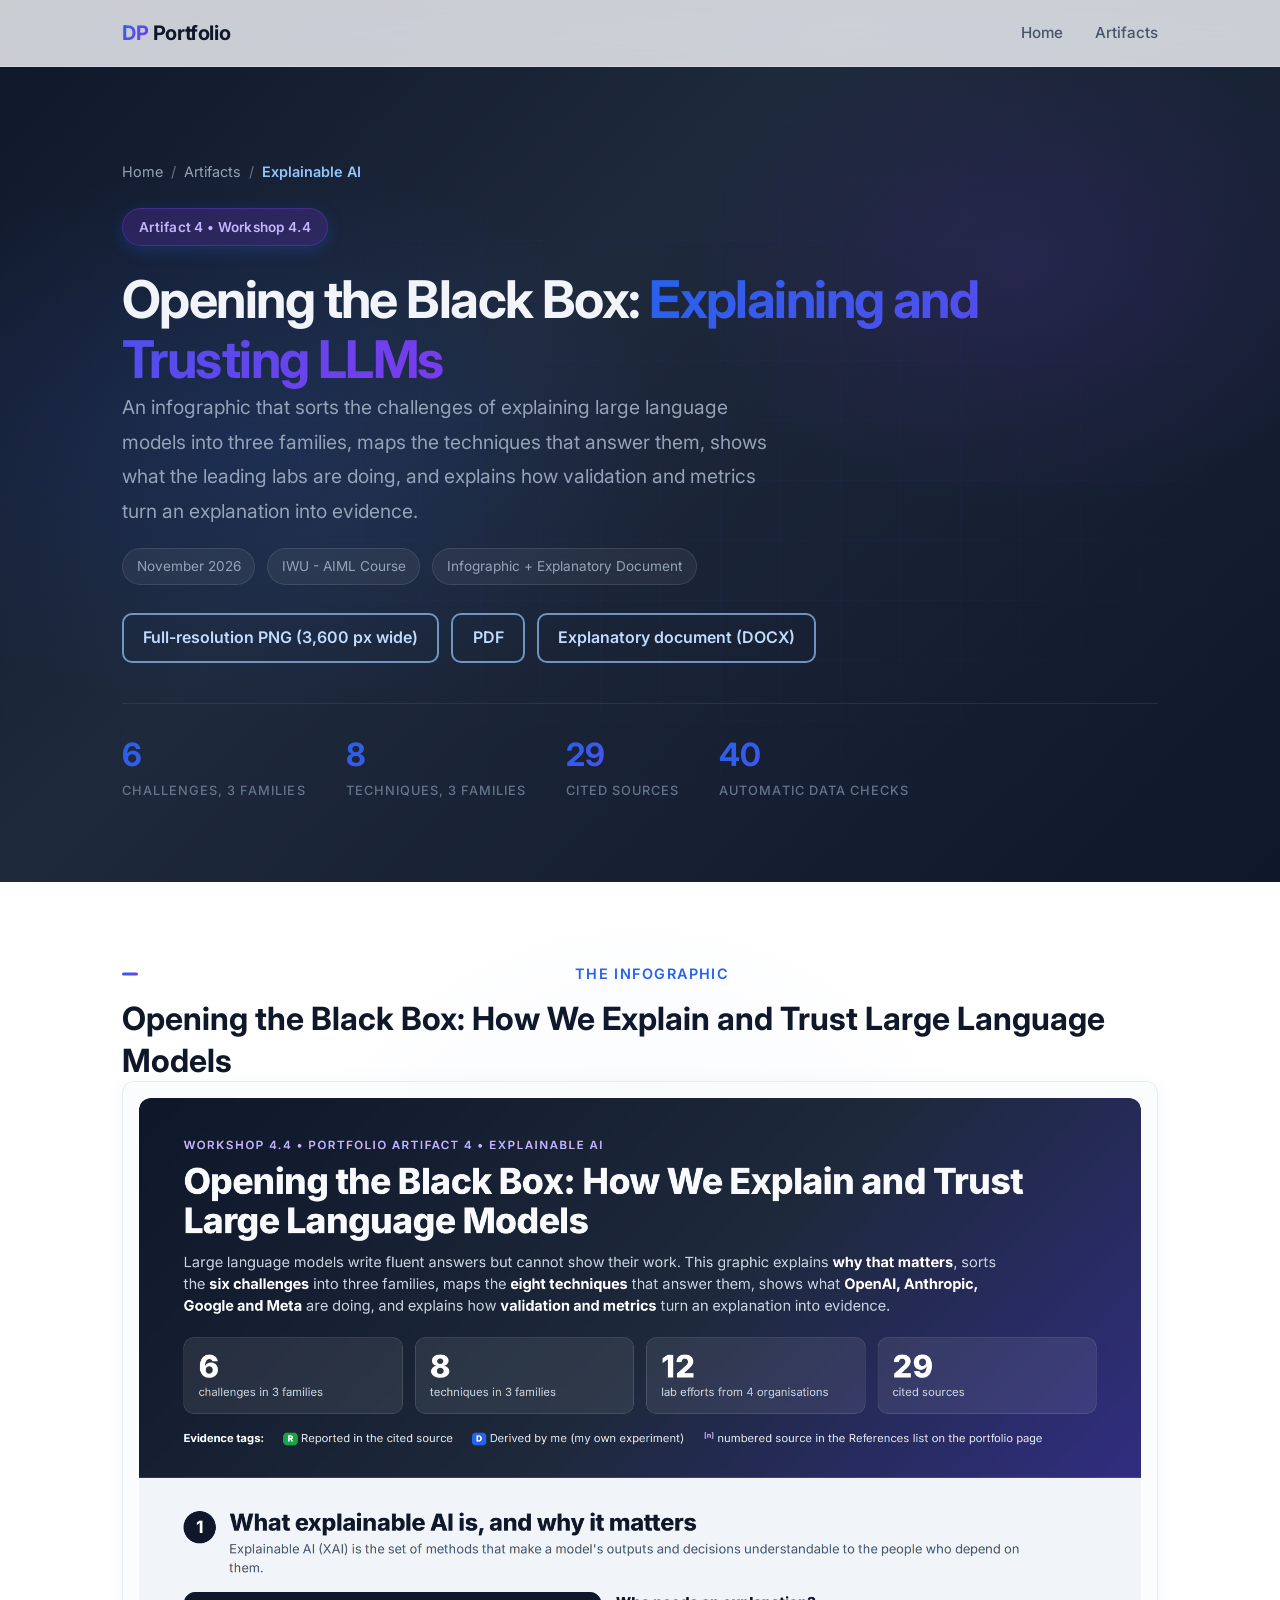
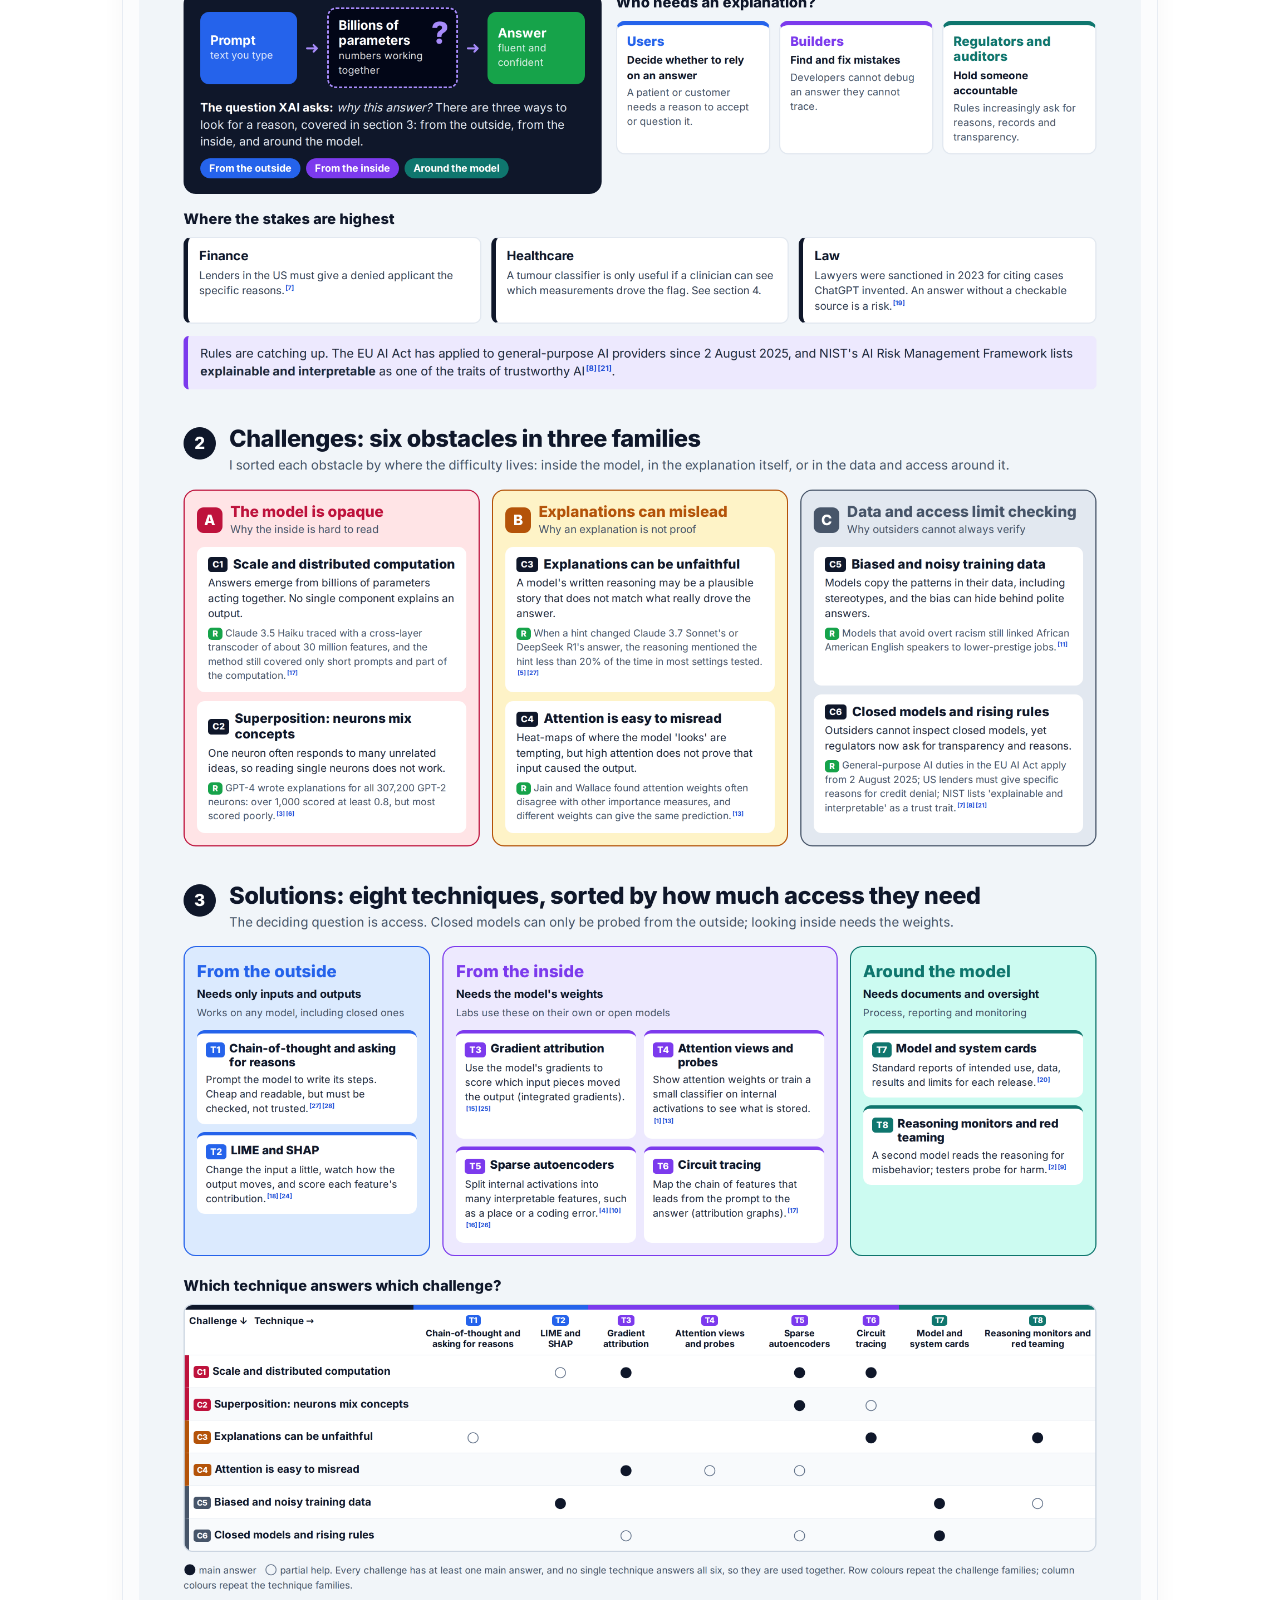
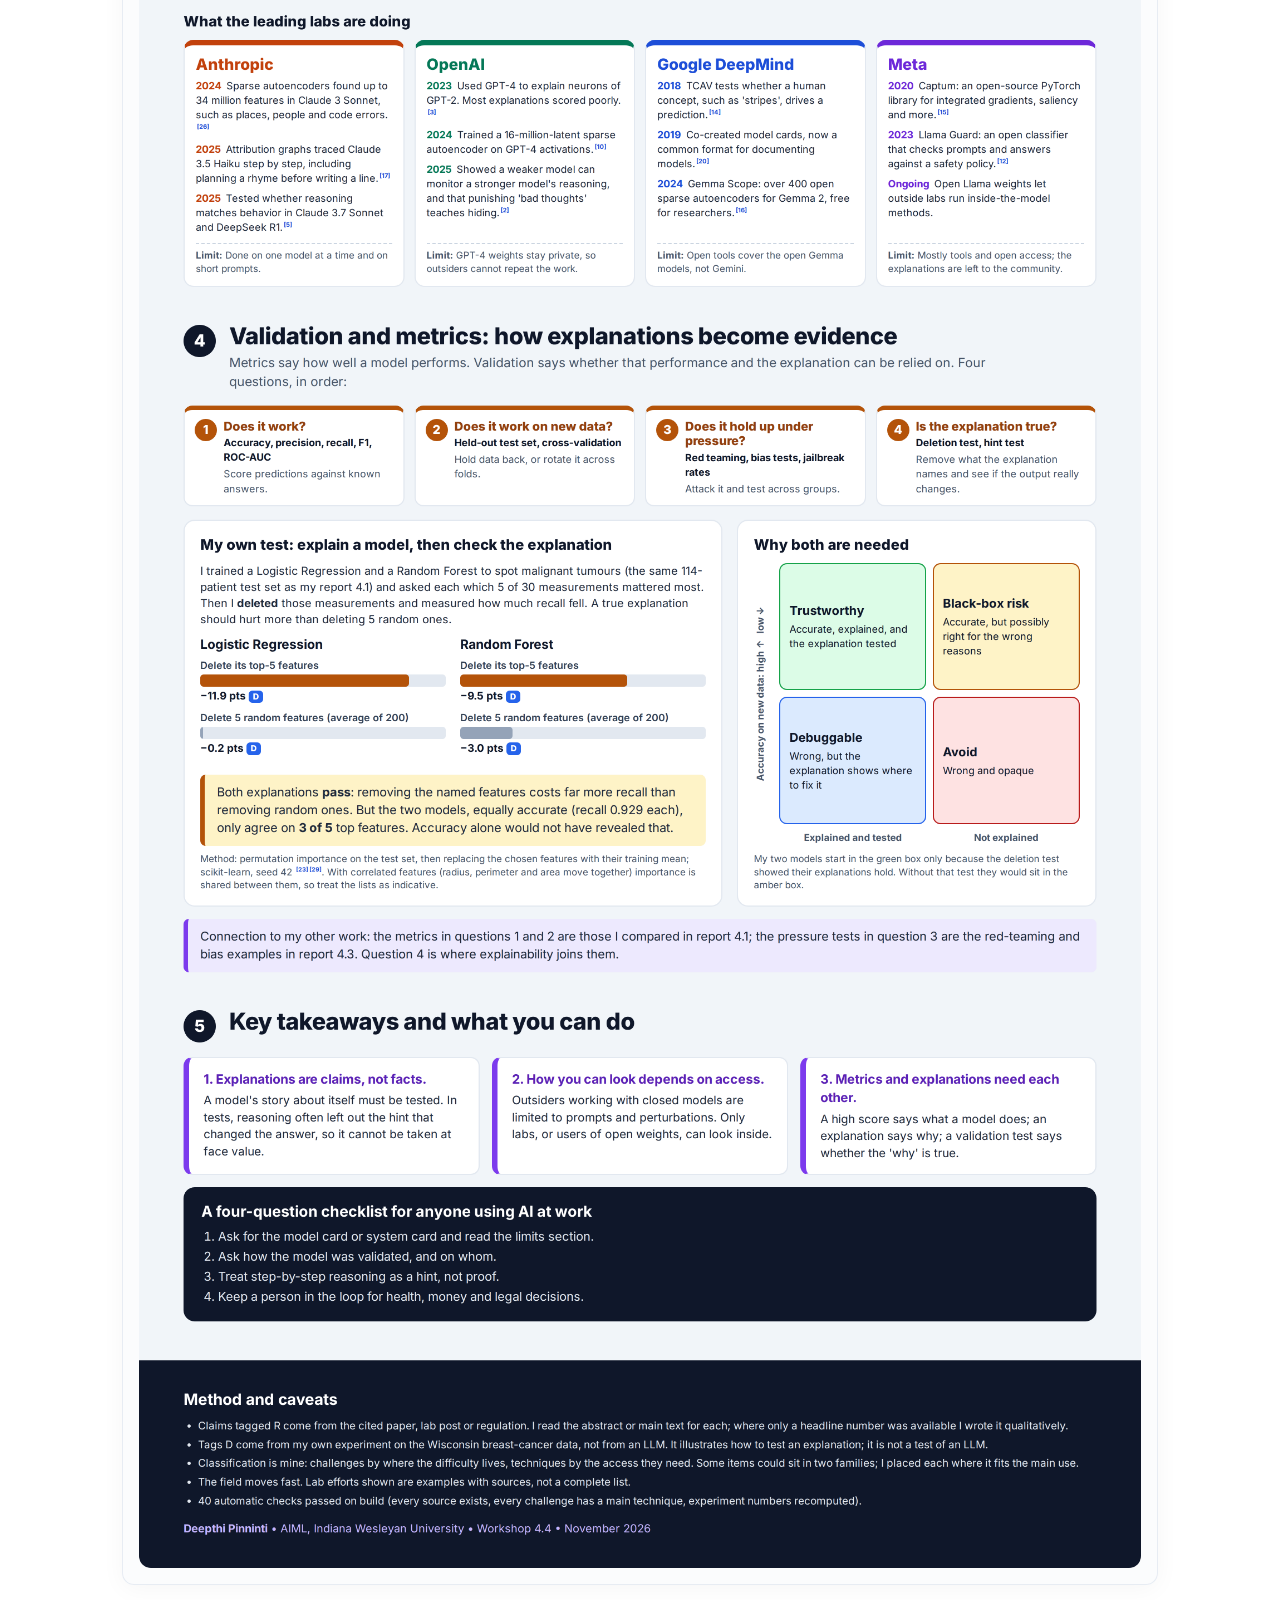
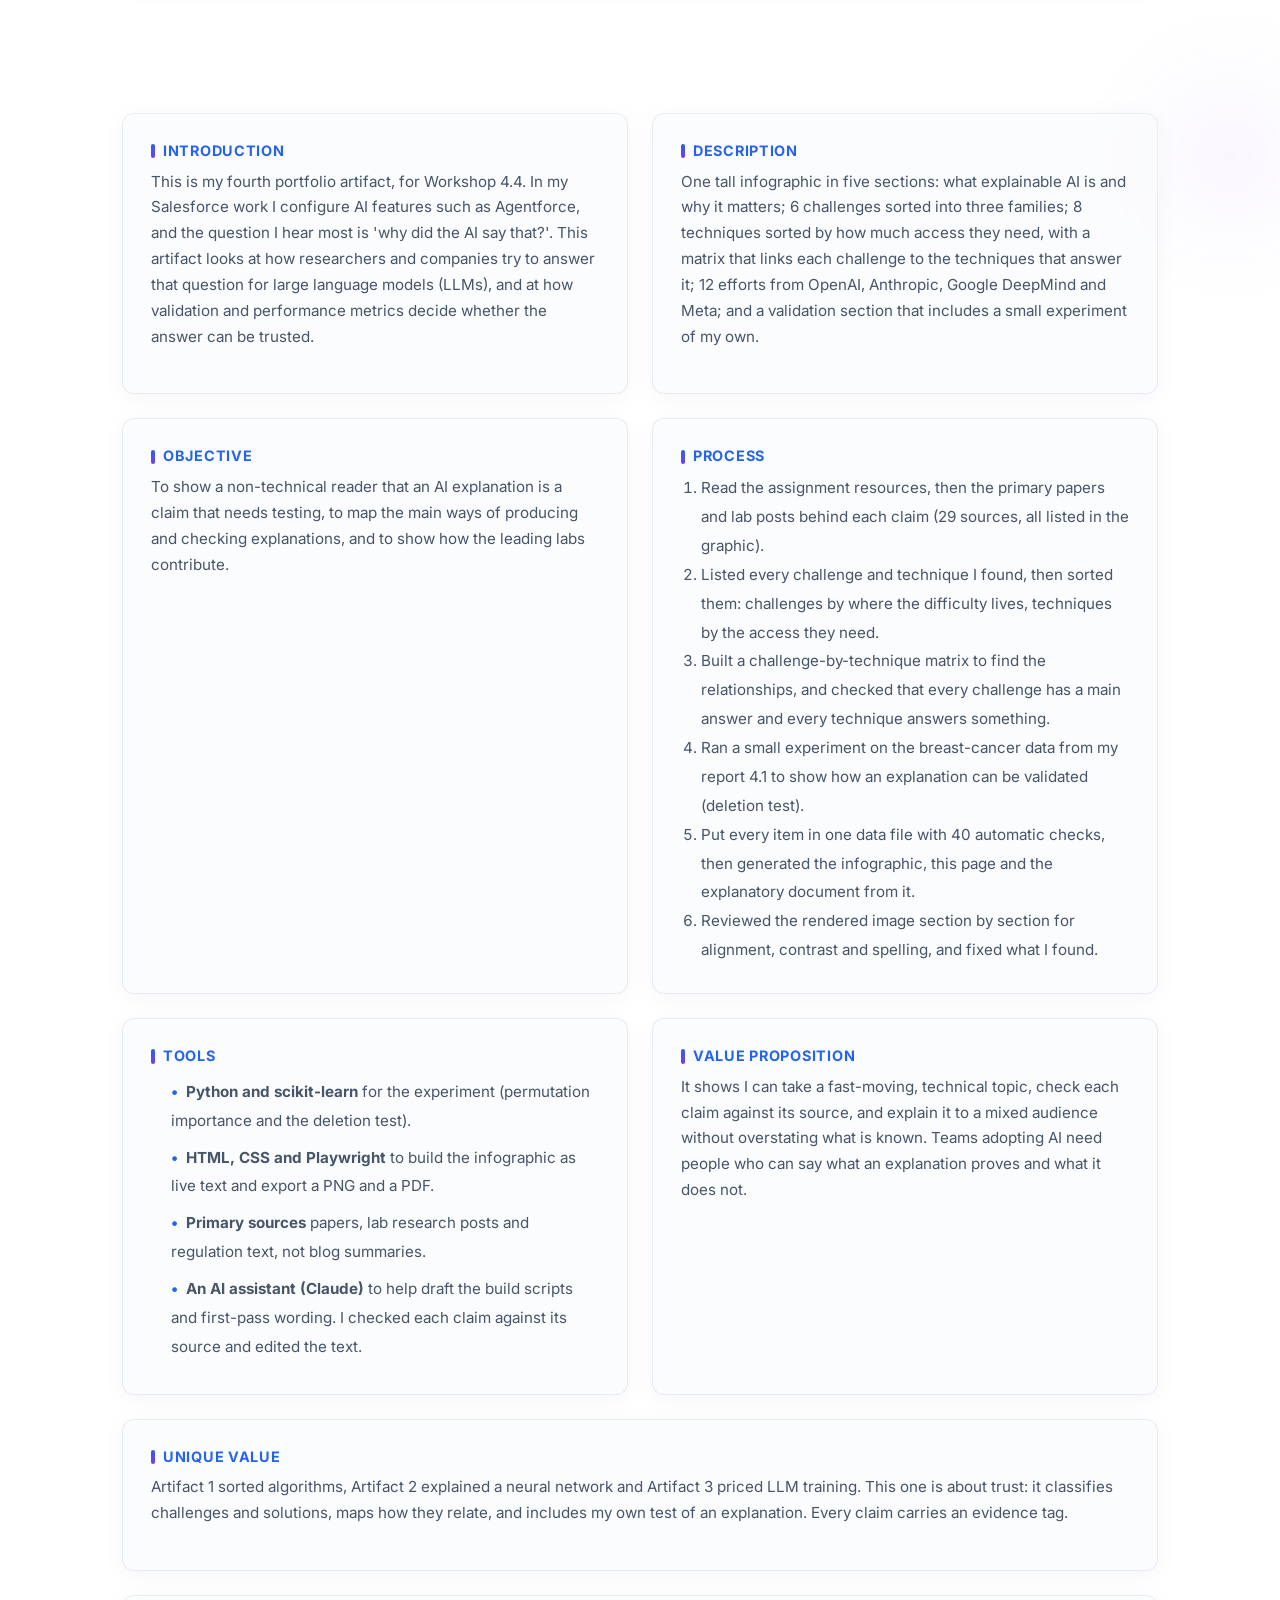
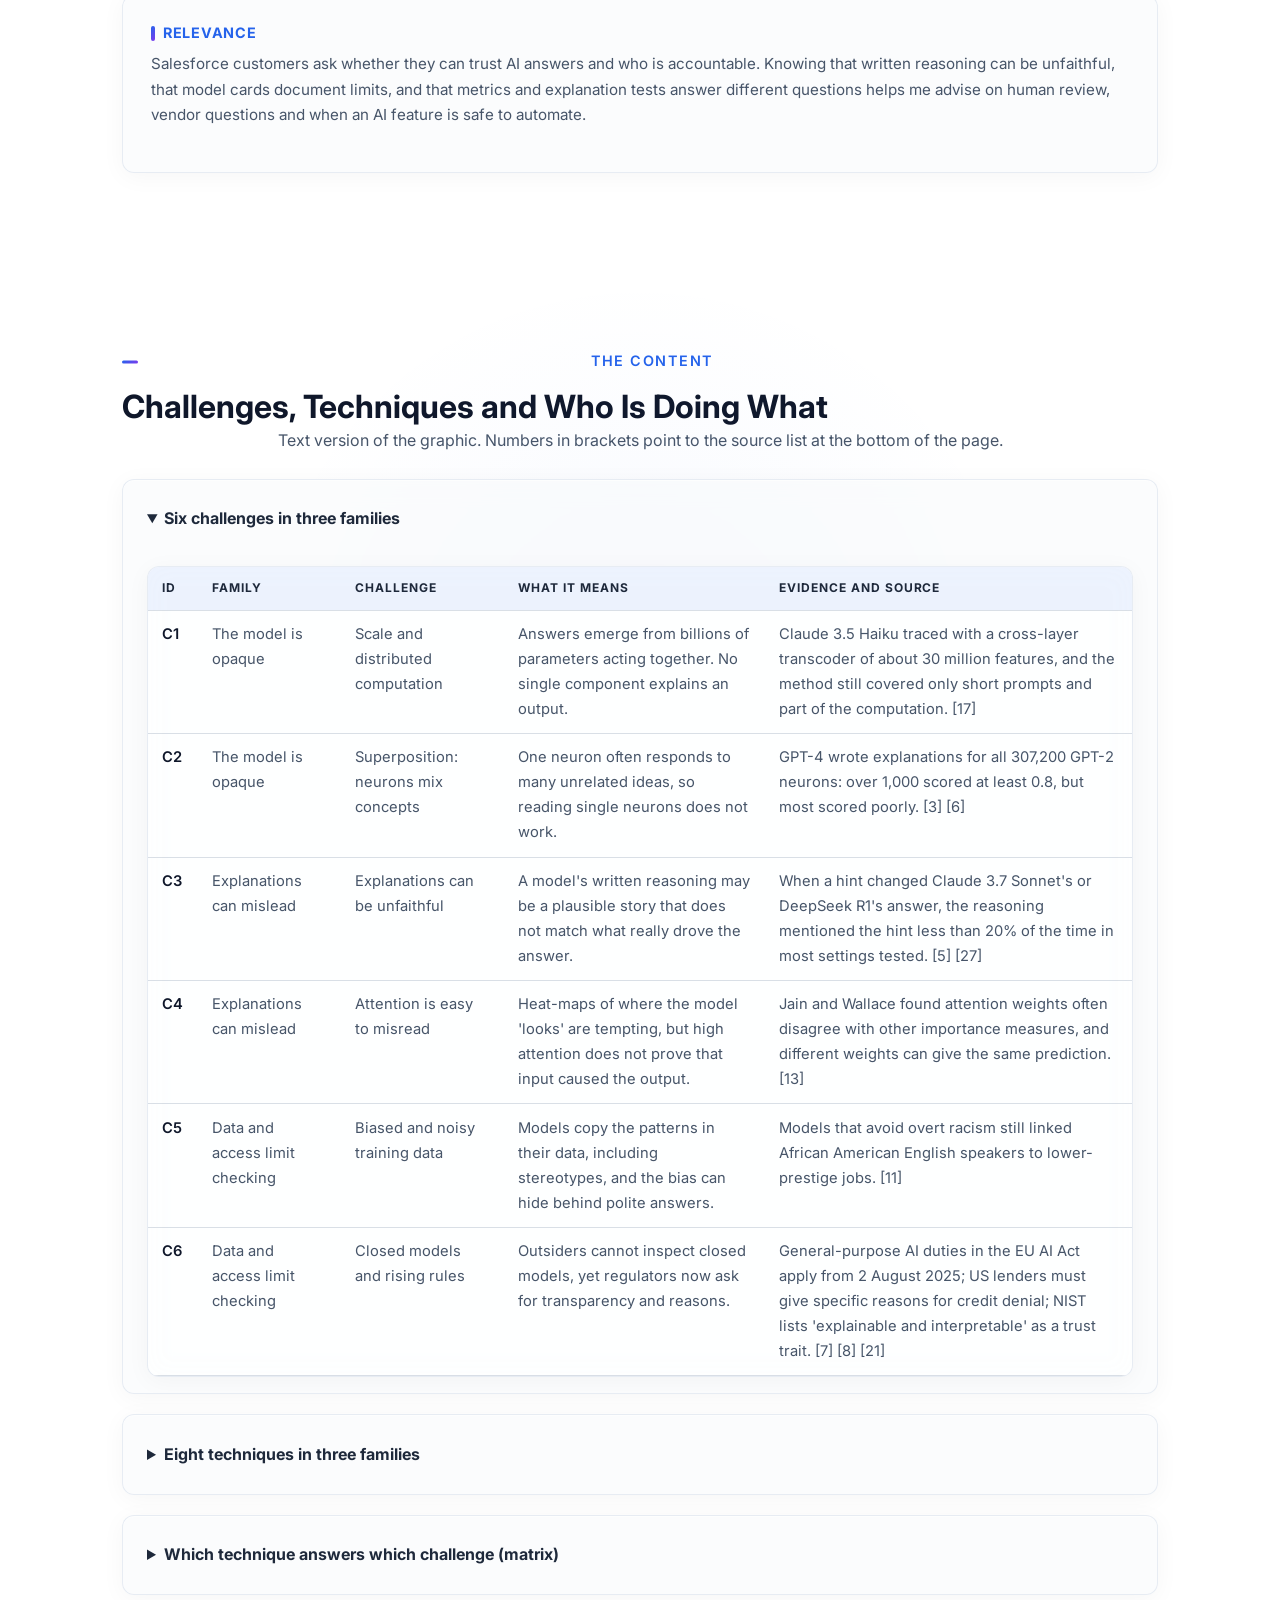
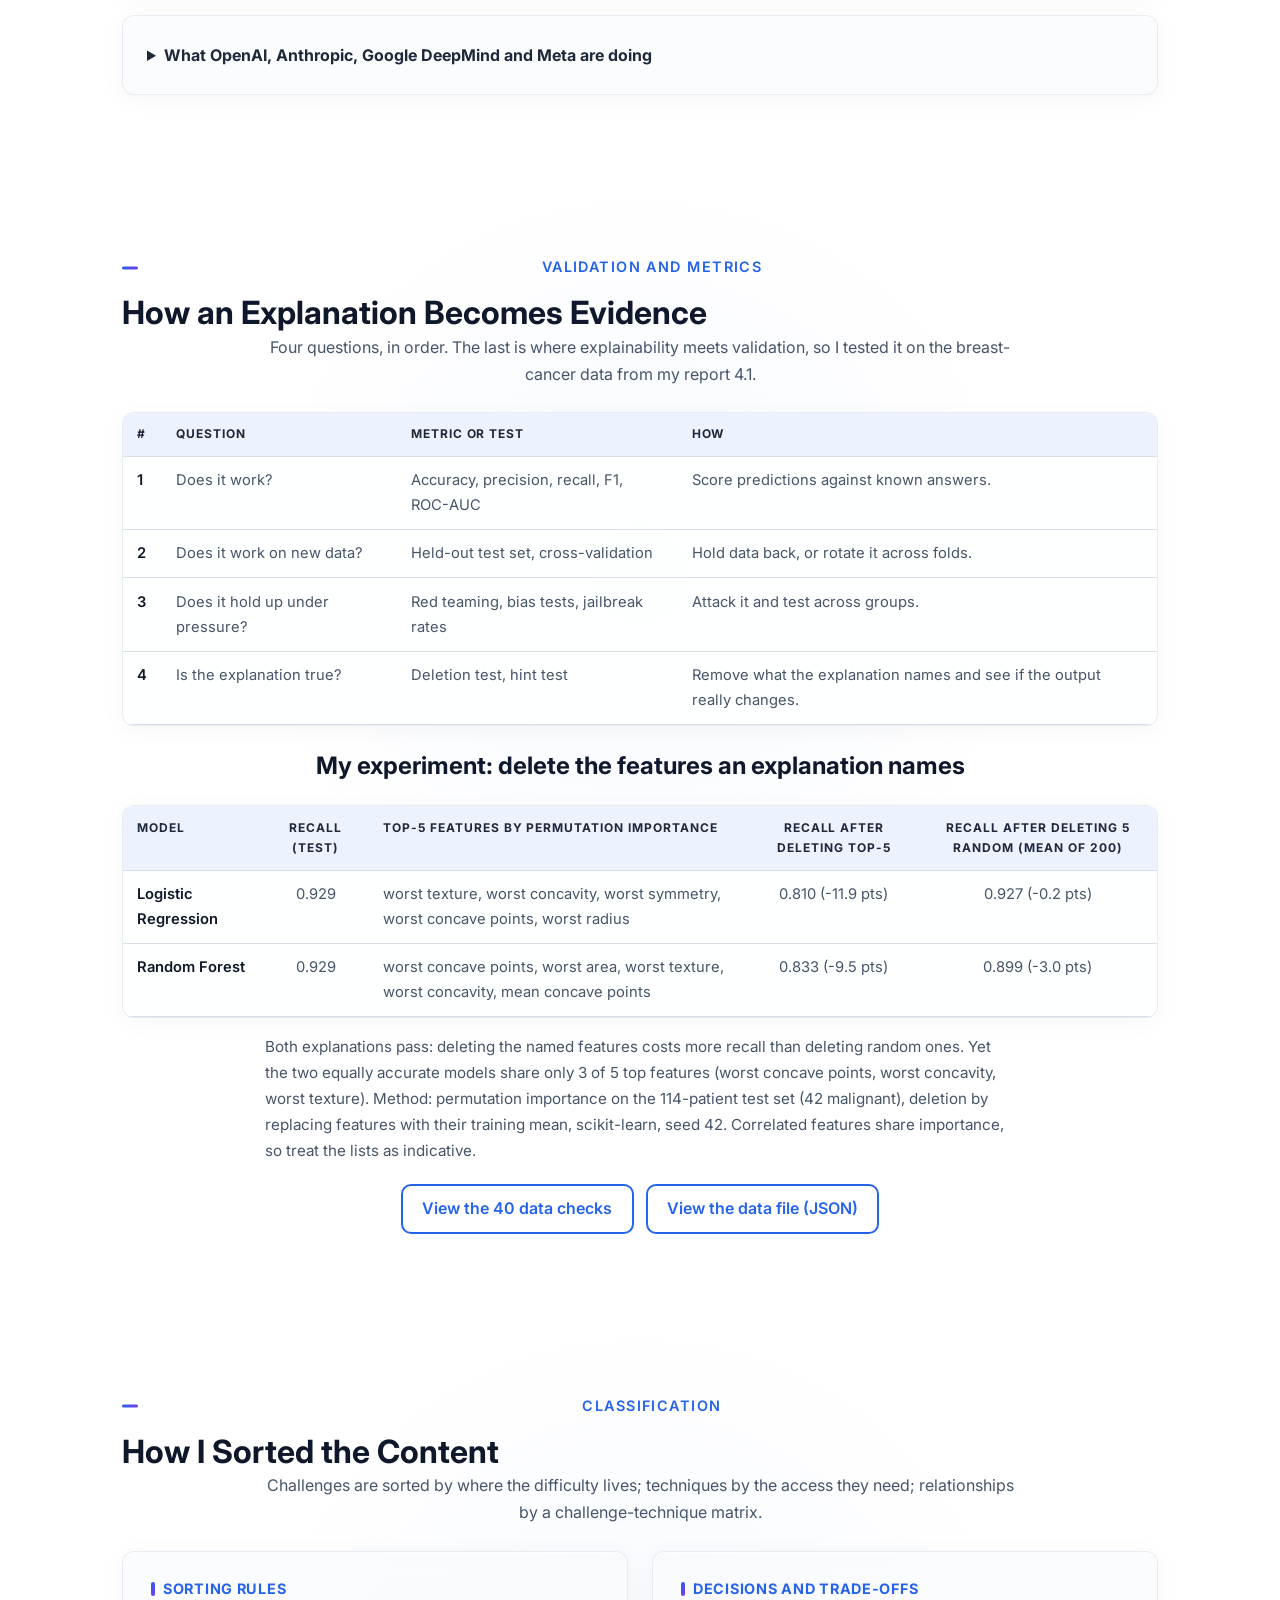
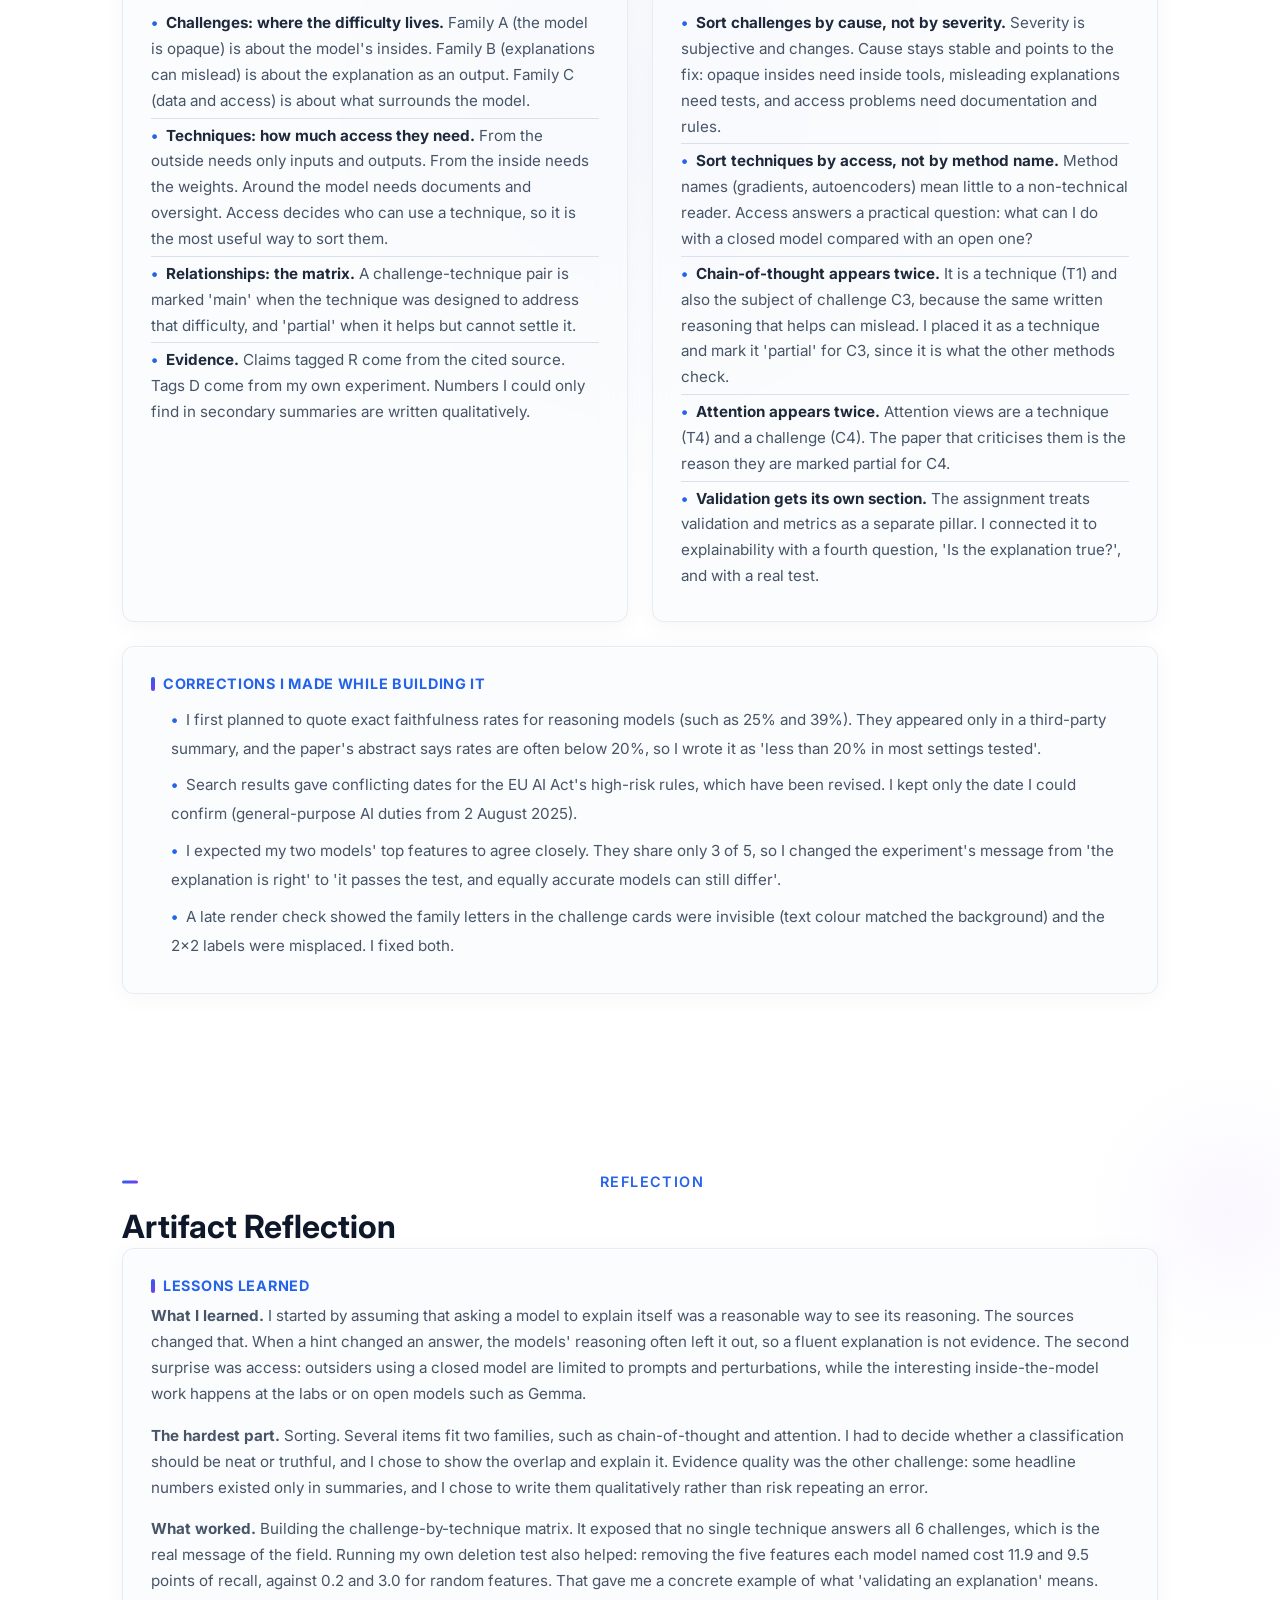
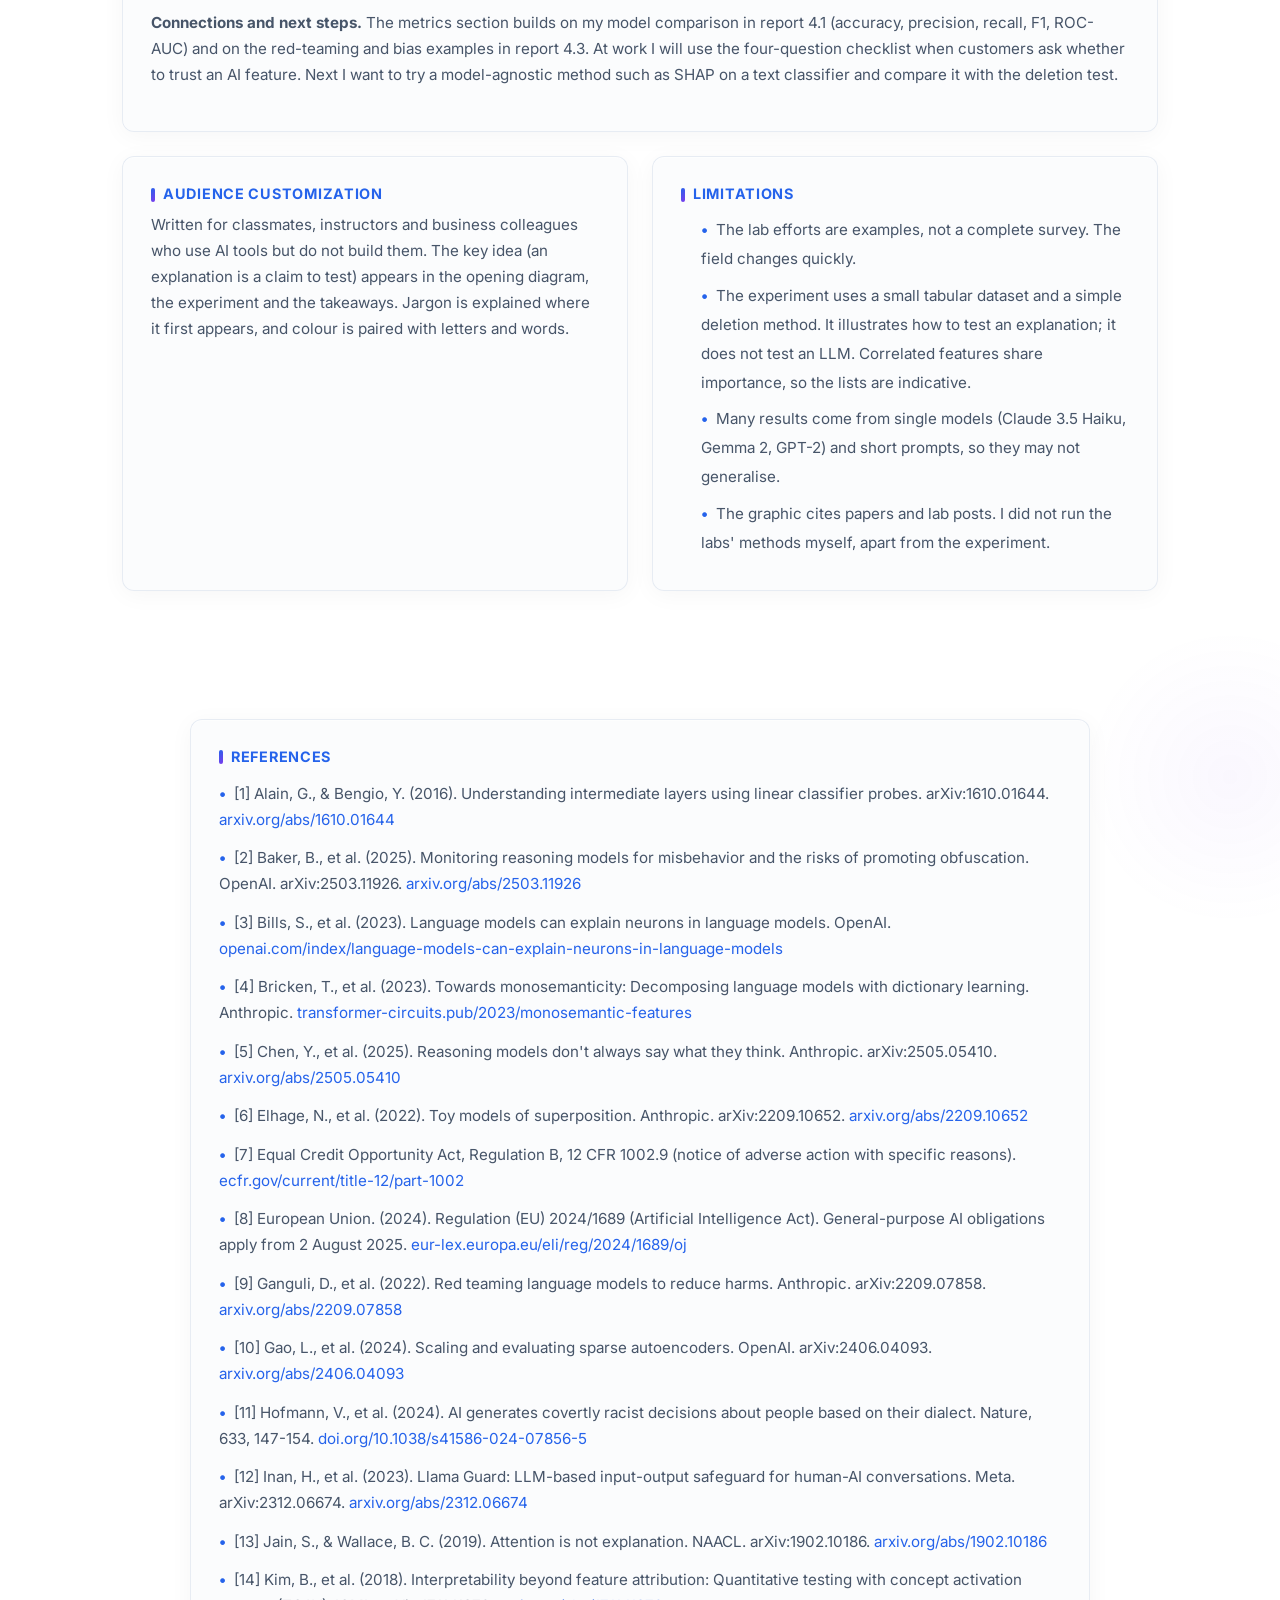
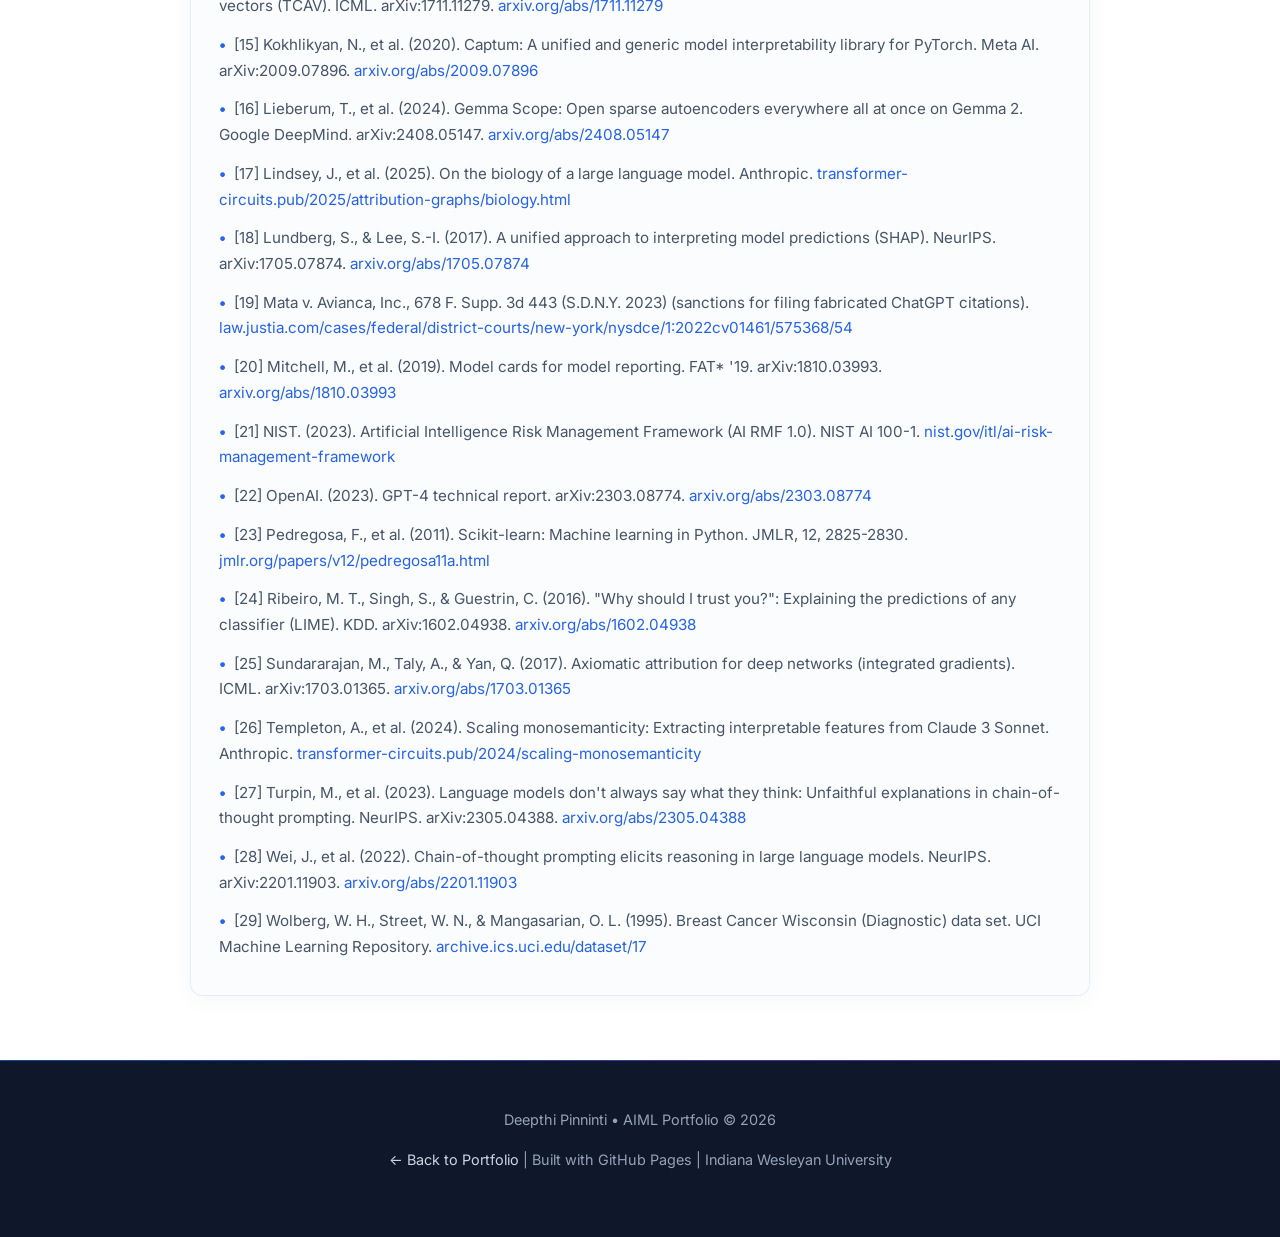
<file: artifacts/explainable-ai/index.html>
<!DOCTYPE html>
<html lang="en">
<head>
  <meta charset="UTF-8">
  <meta name="viewport" content="width=device-width, initial-scale=1.0">
  <title>Explainable AI for LLMs | Deepthi Pinninti Portfolio</title>
  <meta name="description" content="An infographic on explaining large language models: six challenges, eight techniques, what OpenAI, Anthropic, Google DeepMind and Meta are doing, and how validation and metrics turn an explanation into evidence, with a small experiment of my own.">
  <link rel="preconnect" href="https://fonts.googleapis.com">
  <link rel="preconnect" href="https://fonts.gstatic.com" crossorigin>
  <link href="https://fonts.googleapis.com/css2?family=Inter:wght@400;500;600;700&display=swap" rel="stylesheet">
  <link rel="stylesheet" href="../../css/style.css">
  <style>
    /* ===== Enhanced Hero ===== */
    .artifact-page-hero {
      position: relative;
      overflow: hidden;
      padding: 10rem 0 5rem;
      background: linear-gradient(135deg, #0f172a 0%, #1e293b 40%, #0f172a 100%);
      color: #f1f5f9;
    }

    .artifact-page-hero::before {
      content: '';
      position: absolute;
      inset: 0;
      background:
        radial-gradient(ellipse 600px 400px at 20% 50%, rgba(37, 99, 235, 0.15) 0%, transparent 70%),
        radial-gradient(ellipse 500px 350px at 80% 30%, rgba(124, 58, 237, 0.12) 0%, transparent 70%);
      pointer-events: none;
    }

    .artifact-page-hero .container {
      position: relative;
      z-index: 2;
    }

    .artifact-page-hero h1 {
      color: #f1f5f9;
      font-size: 3.25rem;
      letter-spacing: -0.03em;
      line-height: 1.15;
    }

    .artifact-page-hero .breadcrumb a {
      color: #94a3b8;
    }

    .artifact-page-hero .breadcrumb a:hover {
      color: #e2e8f0;
    }

    .artifact-page-hero .breadcrumb span {
      color: #64748b;
    }

    .artifact-page-hero .breadcrumb .breadcrumb-current {
      color: #93c5fd;
    }

    .artifact-page-hero .hero-tag {
      background: rgba(124, 58, 237, 0.2);
      border: 1px solid rgba(124, 58, 237, 0.35);
      color: #c4b5fd;
    }

    .artifact-page-hero .artifact-hero-desc {
      color: #94a3b8;
      font-size: 1.2rem;
      line-height: 1.8;
    }

    .artifact-page-hero .meta-tag {
      background: rgba(255, 255, 255, 0.06);
      border: 1px solid rgba(255, 255, 255, 0.1);
      color: #94a3b8;
    }

    /* ===== Particle Background ===== */
    .particle-bg {
      position: absolute;
      inset: 0;
      overflow: hidden;
      z-index: 0;
    }

    .particle-bg .particle {
      position: absolute;
      border-radius: 50%;
      pointer-events: none;
      animation: particleRise linear infinite;
      opacity: 0;
    }

    @keyframes particleRise {
      0% {
        transform: translateY(100vh) scale(0);
        opacity: 0;
      }
      10% { opacity: 1; }
      90% { opacity: 1; }
      100% {
        transform: translateY(-20vh) scale(1);
        opacity: 0;
      }
    }

    /* ===== Hero Grid Pattern ===== */
    .hero-grid-pattern {
      position: absolute;
      inset: 0;
      z-index: 0;
      background-image:
        linear-gradient(rgba(124, 58, 237, 0.04) 1px, transparent 1px),
        linear-gradient(90deg, rgba(124, 58, 237, 0.04) 1px, transparent 1px);
      background-size: 60px 60px;
      mask-image: radial-gradient(ellipse 80% 70% at 50% 50%, black 30%, transparent 80%);
      -webkit-mask-image: radial-gradient(ellipse 80% 70% at 50% 50%, black 30%, transparent 80%);
    }

    /* ===== Hero Stats Bar ===== */
    .hero-stats {
      display: flex;
      gap: 2.5rem;
      margin-top: 2.5rem;
      padding-top: 2rem;
      border-top: 1px solid rgba(255, 255, 255, 0.08);
    }

    .hero-stat {
      text-align: left;
    }

    .hero-stat .stat-number {
      display: block;
      font-size: 2rem;
      font-weight: 700;
      background: var(--gradient);
      -webkit-background-clip: text;
      -webkit-text-fill-color: transparent;
      background-clip: text;
      line-height: 1.2;
    }

    .hero-stat .stat-label {
      font-size: 0.8rem;
      color: #64748b;
      text-transform: uppercase;
      letter-spacing: 0.08em;
      font-weight: 500;
    }

    /* ===== Glass Card ===== */
    .glass-card {
      background: rgba(248, 250, 252, 0.6);
      backdrop-filter: blur(12px);
      -webkit-backdrop-filter: blur(12px);
      border: 1px solid rgba(226, 232, 240, 0.8);
      box-shadow:
        0 4px 24px rgba(0, 0, 0, 0.04),
        inset 0 1px 0 rgba(255, 255, 255, 0.6);
      transition: all 0.35s cubic-bezier(0.4, 0, 0.2, 1);
    }

    .glass-card:hover {
      background: rgba(248, 250, 252, 0.85);
      border-color: rgba(37, 99, 235, 0.25);
      box-shadow:
        0 8px 32px rgba(37, 99, 235, 0.08),
        0 2px 8px rgba(0, 0, 0, 0.06),
        inset 0 1px 0 rgba(255, 255, 255, 0.8);
      transform: translateY(-4px);
    }

    /* ===== Tilt Card ===== */
    .tilt-card {
      transition: all 0.4s cubic-bezier(0.4, 0, 0.2, 1);
      transform-style: preserve-3d;
      will-change: transform;
    }

    .tilt-card:hover {
      box-shadow:
        0 20px 40px rgba(37, 99, 235, 0.1),
        0 4px 12px rgba(0, 0, 0, 0.06);
    }

    /* ===== Info Card Enhancements ===== */
    .info-card.glass-card {
      position: relative;
      overflow: hidden;
    }

    .info-card.glass-card::after {
      content: '';
      position: absolute;
      top: 0;
      left: 0;
      right: 0;
      height: 3px;
      background: var(--gradient);
      transform: scaleX(0);
      transform-origin: left;
      transition: transform 0.4s cubic-bezier(0.4, 0, 0.2, 1);
    }

    .info-card.glass-card:hover::after {
      transform: scaleX(1);
    }

    .info-card.glass-card h4 {
      display: flex;
      align-items: center;
      gap: 0.5rem;
    }

    .info-card.glass-card h4::before {
      content: '';
      display: inline-block;
      width: 4px;
      height: 1em;
      background: var(--gradient);
      border-radius: 2px;
      flex-shrink: 0;
    }

    /* ===== Enhanced Artifact Content ===== */
    .artifact-content {
      position: relative;
    }

    .artifact-content::before {
      content: '';
      position: absolute;
      top: -60px;
      right: -100px;
      width: 300px;
      height: 300px;
      border-radius: 50%;
      background: radial-gradient(circle, rgba(124, 58, 237, 0.04) 0%, transparent 70%);
      pointer-events: none;
    }

    /* ===== Comparison Section ===== */
    .comparison-section {
      position: relative;
      overflow: hidden;
    }

    .comparison-section::before {
      content: '';
      position: absolute;
      top: 0;
      left: 50%;
      transform: translateX(-50%);
      width: 800px;
      height: 800px;
      border-radius: 50%;
      background: radial-gradient(circle, rgba(37, 99, 235, 0.04) 0%, transparent 70%);
      pointer-events: none;
    }

    /* Intro cards: ML vs DL */
    .intro-grid {
      display: grid;
      grid-template-columns: 1fr 1fr;
      gap: 2rem;
      margin-top: 2.5rem;
    }

    .intro-card {
      padding: 2rem;
      border-radius: var(--radius-lg);
      position: relative;
      overflow: hidden;
    }

    .intro-card::before {
      content: '';
      position: absolute;
      top: 0;
      left: 0;
      right: 0;
      height: 4px;
    }

    .intro-card.ml-card::before {
      background: linear-gradient(90deg, #2563eb, #3b82f6);
    }

    .intro-card.dl-card::before {
      background: linear-gradient(90deg, #7c3aed, #a78bfa);
    }

    .intro-card h3 {
      font-size: 1.35rem;
      margin-bottom: 1rem;
    }

    .intro-card .accent-label {
      display: inline-block;
      font-size: 0.75rem;
      font-weight: 600;
      text-transform: uppercase;
      letter-spacing: 0.1em;
      padding: 0.25rem 0.75rem;
      border-radius: 100px;
      margin-bottom: 1rem;
    }

    .ml-card .accent-label {
      background: rgba(37, 99, 235, 0.1);
      color: #2563eb;
    }

    .dl-card .accent-label {
      background: rgba(124, 58, 237, 0.1);
      color: #7c3aed;
    }

    .intro-card ul {
      list-style: none;
      padding: 0;
    }

    .intro-card ul li {
      padding: 0.35rem 0;
      padding-left: 1.25rem;
      position: relative;
      color: var(--text-light);
      font-size: 0.95rem;
    }

    .intro-card ul li::before {
      content: '';
      position: absolute;
      left: 0;
      top: 0.75rem;
      width: 6px;
      height: 6px;
      border-radius: 50%;
    }

    .ml-card ul li::before {
      background: #2563eb;
    }

    .dl-card ul li::before {
      background: #7c3aed;
    }

    /* ===== Case Study Cards ===== */
    .case-study {
      margin-top: 4rem;
    }

    .case-study-header {
      display: flex;
      align-items: center;
      gap: 1rem;
      margin-bottom: 2rem;
    }

    .case-study-number {
      display: flex;
      align-items: center;
      justify-content: center;
      width: 48px;
      height: 48px;
      border-radius: 14px;
      font-weight: 700;
      font-size: 1.25rem;
      color: white;
      flex-shrink: 0;
    }

    .case-study.ml-case .case-study-number {
      background: linear-gradient(135deg, #2563eb, #3b82f6);
    }

    .case-study.dl-case .case-study-number {
      background: linear-gradient(135deg, #7c3aed, #a78bfa);
    }

    .case-study-header h3 {
      font-size: 1.5rem;
    }

    .case-study-header .case-label {
      font-size: 0.8rem;
      font-weight: 600;
      text-transform: uppercase;
      letter-spacing: 0.08em;
      display: block;
    }

    .case-study.ml-case .case-label {
      color: #2563eb;
    }

    .case-study.dl-case .case-label {
      color: #7c3aed;
    }

    .case-study-body {
      padding: 2rem;
      border-radius: var(--radius-lg);
    }

    .case-study-body > p {
      font-size: 1.05rem;
      line-height: 1.8;
      color: var(--text-light);
      margin-bottom: 2rem;
    }

    .suitability-grid {
      display: grid;
      grid-template-columns: 1fr 1fr;
      gap: 1.5rem;
    }

    .suit-card {
      padding: 1.5rem;
      border-radius: var(--radius);
      border: 1px solid var(--border);
      background: var(--bg);
    }

    .suit-card h4 {
      font-size: 1.05rem;
      margin-bottom: 0.75rem;
      display: flex;
      align-items: center;
      gap: 0.5rem;
    }

    .suit-card h4 .icon {
      font-size: 1.1rem;
    }

    .suit-card.suits h4 .icon {
      color: var(--success);
    }

    .suit-card.doesnt h4 .icon {
      color: #ef4444;
    }

    .suit-card ul {
      list-style: none;
      padding: 0;
    }

    .suit-card ul li {
      padding: 0.3rem 0;
      padding-left: 1rem;
      position: relative;
      color: var(--text-light);
      font-size: 0.93rem;
      line-height: 1.6;
    }

    .suit-card.suits ul li::before {
      content: '+';
      position: absolute;
      left: 0;
      font-weight: 700;
      color: var(--success);
    }

    .suit-card.doesnt ul li::before {
      content: '\2013';
      position: absolute;
      left: 0;
      font-weight: 700;
      color: #ef4444;
    }

    /* ===== Key Differences Section ===== */
    .differences-section {
      position: relative;
    }

    .diff-grid {
      display: grid;
      grid-template-columns: repeat(auto-fit, minmax(300px, 1fr));
      gap: 1.5rem;
      margin-top: 2.5rem;
    }

    .diff-card {
      padding: 1.75rem;
      border-radius: var(--radius-lg);
    }

    .diff-card h4 {
      font-size: 1.05rem;
      margin-bottom: 1rem;
    }

    .diff-row {
      display: flex;
      gap: 1rem;
      margin-bottom: 0.75rem;
    }

    .diff-label {
      font-size: 0.75rem;
      font-weight: 600;
      text-transform: uppercase;
      letter-spacing: 0.08em;
      min-width: 32px;
      padding-top: 0.15rem;
    }

    .diff-label.ml {
      color: #2563eb;
    }

    .diff-label.dl {
      color: #7c3aed;
    }

    .diff-value {
      font-size: 0.93rem;
      color: var(--text-light);
      line-height: 1.5;
    }

    /* ===== Conclusion ===== */
    .conclusion-card {
      padding: 2.5rem;
      border-radius: var(--radius-lg);
      position: relative;
      overflow: hidden;
      margin-top: 2.5rem;
    }

    .conclusion-card::before {
      content: '';
      position: absolute;
      top: 0;
      left: 0;
      right: 0;
      height: 4px;
      background: var(--gradient);
    }

    .conclusion-card h3 {
      margin-bottom: 1rem;
    }

    .conclusion-card p {
      font-size: 1.05rem;
      line-height: 1.8;
      color: var(--text-light);
    }

    /* ===== References ===== */
    .references-section .info-card {
      position: relative;
      overflow: hidden;
    }

    .references-section .info-card::before {
      content: '';
      position: absolute;
      top: 0;
      left: 0;
      right: 0;
      height: 3px;
      background: var(--gradient);
    }

    .references-section .info-card ul li {
      padding: 0.4rem 0;
      transition: all 0.2s ease;
    }

    .references-section .info-card ul li:hover {
      padding-left: 0.5rem;
      color: var(--text);
    }

    /* ===== Enhanced Footer ===== */
    .footer {
      position: relative;
      overflow: hidden;
    }

    .footer::before {
      content: '';
      position: absolute;
      top: 0;
      left: 0;
      right: 0;
      height: 1px;
      background: var(--gradient);
    }

    /* ===== Reduced Motion ===== */
    @media (prefers-reduced-motion: reduce) {
      .particle-bg .particle {
        animation: none;
        display: none;
      }

      .tilt-card:hover,
      .glass-card:hover {
        transform: none;
      }
    }

    /* ===== Responsive ===== */
    @media (max-width: 768px) {
      .artifact-page-hero {
        padding: 8rem 0 3rem;
      }

      .artifact-page-hero h1 {
        font-size: 2.25rem;
      }

      .hero-stats {
        gap: 1.5rem;
        flex-wrap: wrap;
      }

      .hero-stat .stat-number {
        font-size: 1.5rem;
      }

      .intro-grid {
        grid-template-columns: 1fr;
      }

      .suitability-grid {
        grid-template-columns: 1fr;
      }

      .diff-grid {
        grid-template-columns: 1fr;
      }
    }
  
    /* ===== Artifact 1: infographic and algorithm table ===== */
    .map-figure { padding: 1rem; }
    .map-scroll { overflow-x: auto; border-radius: 12px; }
    .map-scroll img { display: block; width: 100%; min-width: 900px; height: auto; border-radius: 10px; background: #f4f7fb; }
    .map-caption { margin-top: 0.75rem; font-size: 0.9rem; color: var(--text-light); }
    .map-caption a { color: var(--primary, #2563eb); font-weight: 600; }
    .algo-table-wrap { overflow-x: auto; margin-top: 1.5rem; border-radius: 12px; }
    .algo-table { width: 100%; min-width: 820px; border-collapse: collapse; font-size: 0.92rem; background: rgba(255,255,255,0.7); }
    .algo-table th, .algo-table td { text-align: left; padding: 0.7rem 0.9rem; border-bottom: 1px solid rgba(148,163,184,0.35); vertical-align: top; color: var(--text-light); }
    .algo-table thead th { font-size: 0.75rem; text-transform: uppercase; letter-spacing: 0.08em; background: rgba(37,99,235,0.08); color: #1e293b; }
    .algo-table tbody th { color: #0f172a; font-weight: 600; }
    .learn-badge { display: inline-block; padding: 0.15rem 0.6rem; border-radius: 999px; font-size: 0.78rem; font-weight: 600; white-space: nowrap; }
    .learn-sup { background: #0f172a; color: #fff; }
    .learn-self { background: #dde4f0; color: #0f172a; border: 1.5px solid #0f172a; }
    .learn-uns { background: #fff; color: #5b45a8; border: 1.5px solid #5b45a8; }

    /* ===== Deep dives ===== */
    .deep-list { display: flex; flex-direction: column; gap: 1.5rem; }
    .deep-card { display: grid; grid-template-columns: minmax(0, 1.25fr) minmax(0, 1fr); gap: 1.75rem; padding: 1.75rem; align-items: start; }
    .deep-card:nth-child(even) .deep-fig { order: -1; }
    .deep-badges { display: flex; flex-wrap: wrap; gap: 0.6rem; align-items: center; margin-bottom: 0.5rem; }
    .deep-domain { font-size: 0.82rem; font-weight: 600; color: var(--text-light); text-transform: uppercase; letter-spacing: 0.06em; }
    .deep-text h3 { margin: 0 0 0.5rem; font-size: 1.5rem; }
    .deep-text h4 { margin: 1rem 0 0.4rem; font-size: 0.82rem; letter-spacing: 0.1em; text-transform: uppercase; color: #2563eb; }
    .deep-intro { font-size: 1.02rem; color: #0f172a; }
    .deep-text ol { padding-left: 1.25rem; line-height: 1.7; color: var(--text-light); font-size: 0.95rem; }
    .deep-text ol li { margin-bottom: 0.35rem; }
    .deep-text p { margin: 0.7rem 0 0; color: var(--text-light); font-size: 0.95rem; line-height: 1.7; }
    .deep-note { border-left: 3px solid #cbd5e1; padding-left: 0.8rem; }
    .deep-fig { margin: 0; position: sticky; top: 90px; }
    .deep-fig img { display: block; width: 100%; height: auto; border-radius: 10px; border: 1px solid rgba(148,163,184,0.4); background: #fff; }
    @media (max-width: 860px) { .deep-card { grid-template-columns: 1fr; } .deep-card:nth-child(even) .deep-fig { order: 0; } .deep-fig { position: static; } }
  
    /* ===== Slide viewer ===== */
    .viewer{max-width:1000px;margin:0 auto}
    .viewer-stage{position:relative;border-radius:14px;overflow:hidden;box-shadow:0 10px 40px rgba(15,23,42,.18);background:#f8fafc;aspect-ratio:16/9}
    .viewer-stage img{display:block;width:100%;height:100%;object-fit:contain}
    .viewer-stage img[hidden]{display:none}
    .viewer-bar{display:flex;align-items:center;justify-content:space-between;gap:1rem;margin:1rem 0}
    .viewer-btn{border:0;background:#2563eb;color:#fff;font:600 .95rem Inter,sans-serif;padding:.6rem 1.2rem;border-radius:10px;cursor:pointer}
    .viewer-btn:disabled{opacity:.4;cursor:default}
    .viewer-count{font-weight:600;color:var(--text-light)}
    .thumbs{display:grid;grid-template-columns:repeat(7,1fr);gap:.5rem}
    .thumbs button{padding:0;border:2px solid transparent;border-radius:8px;overflow:hidden;cursor:pointer;background:none}
    .thumbs button[aria-current="true"]{border-color:#2563eb}
    .thumbs img{display:block;width:100%;height:auto}
    .dl-row{display:flex;gap:.75rem;flex-wrap:wrap;justify-content:center;margin-top:1.25rem}
    .dl-row a{padding:.6rem 1.2rem;border-radius:10px;border:2px solid #2563eb;color:#2563eb;font-weight:600;text-decoration:none}
    .dl-row a:hover{background:#2563eb;color:#fff}
    @media(max-width:700px){.thumbs{grid-template-columns:repeat(4,1fr)}.viewer-btn{padding:.5rem .8rem}}
  
    .map-figure { padding: 1rem; }
    .map-scroll { overflow-x: auto; border-radius: 12px; }
    .map-scroll img { display: block; width: 100%; min-width: 900px; height: auto; border-radius: 10px; background: #f4f7fb; }
    .map-caption { margin-top: 0.75rem; font-size: 0.95rem; color: var(--text-light); }
    .map-caption a { color: #2563eb; font-weight: 600; }
    .dl-row.left { justify-content: flex-start; margin-top: 1.5rem; }
    .dl-row.hero-links { margin-top: 1.75rem; }
    .dl-row.hero-links a { border-color: rgba(147,197,253,.7); color: #bfdbfe; }
    .dl-row.hero-links a:hover { background: #2563eb; color: #fff; }
    .algo-table td.c, .algo-table th.c { text-align: center; }
    .dot-p { color: #1e3a8a; font-weight: 700; }
    .rule-list { list-style: none; padding: 0; }
    .rule-list li { padding: .6rem 0; border-bottom: 1px solid rgba(148,163,184,.3); color: var(--text-light); }
    .rule-list li:last-child { border-bottom: none; }
    .rule-list strong { color: var(--text); }
    details.textver { margin-top: 1.25rem; }
    details.textver summary { cursor: pointer; font-weight: 700; padding: .6rem 0; }
    .tight-p { max-width: 75ch; margin: 0 auto 1.5rem; text-align: center; color: var(--text-light); }
    .legend-line { text-align: center; color: var(--text-light); font-size: .95rem; margin: 0 0 1rem; }

  </style>
</head>
<body>
  <a href="#main" class="skip-link">Skip to main content</a>
  <nav class="navbar" aria-label="Main navigation"><div class="container">
    <a href="../../index.html" class="nav-brand"><span>DP</span> Portfolio</a>
    <ul class="nav-links"><li><a href="../../index.html">Home</a></li><li><a href="../../index.html#artifacts">Artifacts</a></li></ul>
  </div></nav>

  <main id="main">
    <section class="artifact-page-hero">
      <div class="hero-grid-pattern" aria-hidden="true"></div><div class="particle-bg" aria-hidden="true"></div>
      <div class="container">
        <nav class="breadcrumb" aria-label="Breadcrumb"><a href="../../index.html">Home</a><span aria-hidden="true">/</span><a href="../../index.html#artifacts">Artifacts</a><span aria-hidden="true">/</span><span class="breadcrumb-current" aria-current="page">Explainable AI</span></nav>
        <div class="hero-tag">Artifact 4 &bull; Workshop 4.4</div>
        <h1>Opening the Black Box: <span class="gradient-text">Explaining and Trusting LLMs</span></h1>
        <p class="artifact-hero-desc">An infographic that sorts the challenges of explaining large language models into three families, maps the techniques that answer them, shows what the leading labs are doing, and explains how validation and metrics turn an explanation into evidence.</p>
        <div class="artifact-meta"><span class="meta-tag">November 2026</span><span class="meta-tag">IWU - AIML Course</span><span class="meta-tag">Infographic + Explanatory Document</span></div>
        <div class="dl-row left hero-links"><a href="XAI_Infographic.png">Full-resolution PNG (3,600 px wide)</a><a href="XAI_Infographic.pdf">PDF</a><a href="Pinninti_Deepthi_Explainable_AI_Explanatory_Document.docx" download>Explanatory document (DOCX)</a></div>
        <div class="hero-stats">
          <div class="hero-stat"><span class="stat-number">6</span><span class="stat-label">Challenges, 3 families</span></div>
          <div class="hero-stat"><span class="stat-number">8</span><span class="stat-label">Techniques, 3 families</span></div>
          <div class="hero-stat"><span class="stat-number">29</span><span class="stat-label">Cited sources</span></div>
          <div class="hero-stat"><span class="stat-number">40</span><span class="stat-label">Automatic data checks</span></div>
        </div>
      </div>
    </section>

    <section class="comparison-section" id="infographic"><div class="container">
      <div class="section-label" style="text-align:center;display:block;">The Infographic</div>
      <h2>Opening the Black Box: How We Explain and Trust Large Language Models</h2>
      <div class="glass-card map-figure reveal"><div class="map-scroll"><img src="XAI_Infographic.png" width="3600" height="13184" alt="Infographic titled Opening the Black Box. Section 1 explains explainable AI with a prompt, billions of parameters and an answer, and lists who needs explanations. Section 2 sorts six challenges into three families: the model is opaque, explanations can mislead, and data and access limit checking. Section 3 sorts eight techniques into three families by access (from the outside, from the inside, around the model), shows a matrix of which technique answers which challenge, and summarises work by Anthropic, OpenAI, Google DeepMind and Meta. Section 4 gives four validation questions and a deletion experiment with bar charts. Section 5 gives takeaways and a four-question checklist, followed by 29 sources. A full text version follows on this page."></div></div>
    </div></section>

    <section class="artifact-content reveal"><div class="container"><div class="artifact-info-grid">
      <div class="info-card glass-card reveal" data-delay="0"><h4>Introduction</h4><p>This is my fourth portfolio artifact, for Workshop 4.4. In my Salesforce work I configure AI features such as Agentforce, and the question I hear most is &#x27;why did the AI say that?&#x27;. This artifact looks at how researchers and companies try to answer that question for large language models (LLMs), and at how validation and performance metrics decide whether the answer can be trusted.</p></div>
      <div class="info-card glass-card reveal" data-delay="50"><h4>Description</h4><p>One tall infographic in five sections: what explainable AI is and why it matters; 6 challenges sorted into three families; 8 techniques sorted by how much access they need, with a matrix that links each challenge to the techniques that answer it; 12 efforts from OpenAI, Anthropic, Google DeepMind and Meta; and a validation section that includes a small experiment of my own.</p></div>
      <div class="info-card glass-card reveal" data-delay="100"><h4>Objective</h4><p>To show a non-technical reader that an AI explanation is a claim that needs testing, to map the main ways of producing and checking explanations, and to show how the leading labs contribute.</p></div>
      <div class="info-card glass-card reveal" data-delay="150"><h4>Process</h4><ol style="padding-left:1.25rem;line-height:1.9;color:var(--text-light);font-size:0.95rem;"><li>Read the assignment resources, then the primary papers and lab posts behind each claim (29 sources, all listed in the graphic).</li><li>Listed every challenge and technique I found, then sorted them: challenges by where the difficulty lives, techniques by the access they need.</li><li>Built a challenge-by-technique matrix to find the relationships, and checked that every challenge has a main answer and every technique answers something.</li><li>Ran a small experiment on the breast-cancer data from my report 4.1 to show how an explanation can be validated (deletion test).</li><li>Put every item in one data file with 40 automatic checks, then generated the infographic, this page and the explanatory document from it.</li><li>Reviewed the rendered image section by section for alignment, contrast and spelling, and fixed what I found.</li></ol></div>
      <div class="info-card glass-card reveal" data-delay="200"><h4>Tools</h4><ul style="padding-left:1.25rem;line-height:1.9;color:var(--text-light);font-size:0.95rem;"><li><strong>Python and scikit-learn</strong> for the experiment (permutation importance and the deletion test).</li><li><strong>HTML, CSS and Playwright</strong> to build the infographic as live text and export a PNG and a PDF.</li><li><strong>Primary sources</strong> papers, lab research posts and regulation text, not blog summaries.</li><li><strong>An AI assistant (Claude)</strong> to help draft the build scripts and first-pass wording. I checked each claim against its source and edited the text.</li></ul></div>
      <div class="info-card glass-card reveal" data-delay="250"><h4>Value Proposition</h4><p>It shows I can take a fast-moving, technical topic, check each claim against its source, and explain it to a mixed audience without overstating what is known. Teams adopting AI need people who can say what an explanation proves and what it does not.</p></div>
      <div class="info-card glass-card full-width reveal" data-delay="300"><h4>Unique Value</h4><p>Artifact 1 sorted algorithms, Artifact 2 explained a neural network and Artifact 3 priced LLM training. This one is about trust: it classifies challenges and solutions, maps how they relate, and includes my own test of an explanation. Every claim carries an evidence tag.</p></div>
      <div class="info-card glass-card full-width reveal" data-delay="350"><h4>Relevance</h4><p>Salesforce customers ask whether they can trust AI answers and who is accountable. Knowing that written reasoning can be unfaithful, that model cards document limits, and that metrics and explanation tests answer different questions helps me advise on human review, vendor questions and when an AI feature is safe to automate.</p></div>
    </div></div></section>

    <section class="comparison-section" id="content"><div class="container">
      <div class="section-label" style="text-align:center;display:block;">The Content</div>
      <h2>Challenges, Techniques and Who Is Doing What</h2>
      <p class="tight-p">Text version of the graphic. Numbers in brackets point to the source list at the bottom of the page.</p>
      <details class="textver glass-card" style="padding:1rem 1.5rem;" open><summary>Six challenges in three families</summary><div class="algo-table-wrap glass-card reveal"><table class="algo-table"><caption class="sr-only" style="position:absolute;left:-9999px">Challenges</caption><thead><tr><th>ID</th><th>Family</th><th>Challenge</th><th>What it means</th><th>Evidence and source</th></tr></thead><tbody><tr><th scope="row">C1</th><td>The model is opaque</td><td>Scale and distributed computation</td><td>Answers emerge from billions of parameters acting together. No single component explains an output.</td><td>Claude 3.5 Haiku traced with a cross-layer transcoder of about 30 million features, and the method still covered only short prompts and part of the computation. [17]</td></tr><tr><th scope="row">C2</th><td>The model is opaque</td><td>Superposition: neurons mix concepts</td><td>One neuron often responds to many unrelated ideas, so reading single neurons does not work.</td><td>GPT-4 wrote explanations for all 307,200 GPT-2 neurons: over 1,000 scored at least 0.8, but most scored poorly. [3] [6]</td></tr><tr><th scope="row">C3</th><td>Explanations can mislead</td><td>Explanations can be unfaithful</td><td>A model&#x27;s written reasoning may be a plausible story that does not match what really drove the answer.</td><td>When a hint changed Claude 3.7 Sonnet&#x27;s or DeepSeek R1&#x27;s answer, the reasoning mentioned the hint less than 20% of the time in most settings tested. [5] [27]</td></tr><tr><th scope="row">C4</th><td>Explanations can mislead</td><td>Attention is easy to misread</td><td>Heat-maps of where the model &#x27;looks&#x27; are tempting, but high attention does not prove that input caused the output.</td><td>Jain and Wallace found attention weights often disagree with other importance measures, and different weights can give the same prediction. [13]</td></tr><tr><th scope="row">C5</th><td>Data and access limit checking</td><td>Biased and noisy training data</td><td>Models copy the patterns in their data, including stereotypes, and the bias can hide behind polite answers.</td><td>Models that avoid overt racism still linked African American English speakers to lower-prestige jobs. [11]</td></tr><tr><th scope="row">C6</th><td>Data and access limit checking</td><td>Closed models and rising rules</td><td>Outsiders cannot inspect closed models, yet regulators now ask for transparency and reasons.</td><td>General-purpose AI duties in the EU AI Act apply from 2 August 2025; US lenders must give specific reasons for credit denial; NIST lists &#x27;explainable and interpretable&#x27; as a trust trait. [7] [8] [21]</td></tr></tbody></table></div></details>
      <details class="textver glass-card" style="padding:1rem 1.5rem;"><summary>Eight techniques in three families</summary><div class="algo-table-wrap glass-card reveal"><table class="algo-table"><caption class="sr-only" style="position:absolute;left:-9999px">Techniques</caption><thead><tr><th>ID</th><th>Family (access needed)</th><th>Technique</th><th>What it does</th><th>Sources</th></tr></thead><tbody><tr><th scope="row">T1</th><td>From the outside (needs only inputs and outputs)</td><td>Chain-of-thought and asking for reasons</td><td>Prompt the model to write its steps. Cheap and readable, but must be checked, not trusted.</td><td>[27] [28]</td></tr><tr><th scope="row">T2</th><td>From the outside (needs only inputs and outputs)</td><td>LIME and SHAP</td><td>Change the input a little, watch how the output moves, and score each feature&#x27;s contribution.</td><td>[18] [24]</td></tr><tr><th scope="row">T3</th><td>From the inside (needs the model&#x27;s weights)</td><td>Gradient attribution</td><td>Use the model&#x27;s gradients to score which input pieces moved the output (integrated gradients).</td><td>[15] [25]</td></tr><tr><th scope="row">T4</th><td>From the inside (needs the model&#x27;s weights)</td><td>Attention views and probes</td><td>Show attention weights or train a small classifier on internal activations to see what is stored.</td><td>[1] [13]</td></tr><tr><th scope="row">T5</th><td>From the inside (needs the model&#x27;s weights)</td><td>Sparse autoencoders</td><td>Split internal activations into many interpretable features, such as a place or a coding error.</td><td>[4] [10] [16] [26]</td></tr><tr><th scope="row">T6</th><td>From the inside (needs the model&#x27;s weights)</td><td>Circuit tracing</td><td>Map the chain of features that leads from the prompt to the answer (attribution graphs).</td><td>[17]</td></tr><tr><th scope="row">T7</th><td>Around the model (needs documents and oversight)</td><td>Model and system cards</td><td>Standard reports of intended use, data, results and limits for each release.</td><td>[20]</td></tr><tr><th scope="row">T8</th><td>Around the model (needs documents and oversight)</td><td>Reasoning monitors and red teaming</td><td>A second model reads the reasoning for misbehavior; testers probe for harm.</td><td>[2] [9]</td></tr></tbody></table></div></details>
      <details class="textver glass-card" style="padding:1rem 1.5rem;"><summary>Which technique answers which challenge (matrix)</summary><div class="algo-table-wrap glass-card reveal"><table class="algo-table"><caption class="sr-only" style="position:absolute;left:-9999px">Challenge by technique matrix</caption><thead><tr><th>Challenge</th><th class=c>T1</th><th class=c>T2</th><th class=c>T3</th><th class=c>T4</th><th class=c>T5</th><th class=c>T6</th><th class=c>T7</th><th class=c>T8</th></tr></thead><tbody><tr><th scope="row">C1 Scale and distributed computation</th><td class=c><span class="sr-only" style="position:absolute;left:-9999px">none</span></td><td class=c><span aria-label="partial help">&#9675;</span></td><td class=c><span aria-label="main answer">&#9679;</span></td><td class=c><span class="sr-only" style="position:absolute;left:-9999px">none</span></td><td class=c><span aria-label="main answer">&#9679;</span></td><td class=c><span aria-label="main answer">&#9679;</span></td><td class=c><span class="sr-only" style="position:absolute;left:-9999px">none</span></td><td class=c><span class="sr-only" style="position:absolute;left:-9999px">none</span></td></tr><tr><th scope="row">C2 Superposition: neurons mix concepts</th><td class=c><span class="sr-only" style="position:absolute;left:-9999px">none</span></td><td class=c><span class="sr-only" style="position:absolute;left:-9999px">none</span></td><td class=c><span class="sr-only" style="position:absolute;left:-9999px">none</span></td><td class=c><span class="sr-only" style="position:absolute;left:-9999px">none</span></td><td class=c><span aria-label="main answer">&#9679;</span></td><td class=c><span aria-label="partial help">&#9675;</span></td><td class=c><span class="sr-only" style="position:absolute;left:-9999px">none</span></td><td class=c><span class="sr-only" style="position:absolute;left:-9999px">none</span></td></tr><tr><th scope="row">C3 Explanations can be unfaithful</th><td class=c><span aria-label="partial help">&#9675;</span></td><td class=c><span class="sr-only" style="position:absolute;left:-9999px">none</span></td><td class=c><span class="sr-only" style="position:absolute;left:-9999px">none</span></td><td class=c><span class="sr-only" style="position:absolute;left:-9999px">none</span></td><td class=c><span class="sr-only" style="position:absolute;left:-9999px">none</span></td><td class=c><span aria-label="main answer">&#9679;</span></td><td class=c><span class="sr-only" style="position:absolute;left:-9999px">none</span></td><td class=c><span aria-label="main answer">&#9679;</span></td></tr><tr><th scope="row">C4 Attention is easy to misread</th><td class=c><span class="sr-only" style="position:absolute;left:-9999px">none</span></td><td class=c><span class="sr-only" style="position:absolute;left:-9999px">none</span></td><td class=c><span aria-label="main answer">&#9679;</span></td><td class=c><span aria-label="partial help">&#9675;</span></td><td class=c><span aria-label="partial help">&#9675;</span></td><td class=c><span class="sr-only" style="position:absolute;left:-9999px">none</span></td><td class=c><span class="sr-only" style="position:absolute;left:-9999px">none</span></td><td class=c><span class="sr-only" style="position:absolute;left:-9999px">none</span></td></tr><tr><th scope="row">C5 Biased and noisy training data</th><td class=c><span class="sr-only" style="position:absolute;left:-9999px">none</span></td><td class=c><span aria-label="main answer">&#9679;</span></td><td class=c><span class="sr-only" style="position:absolute;left:-9999px">none</span></td><td class=c><span class="sr-only" style="position:absolute;left:-9999px">none</span></td><td class=c><span class="sr-only" style="position:absolute;left:-9999px">none</span></td><td class=c><span class="sr-only" style="position:absolute;left:-9999px">none</span></td><td class=c><span aria-label="main answer">&#9679;</span></td><td class=c><span aria-label="partial help">&#9675;</span></td></tr><tr><th scope="row">C6 Closed models and rising rules</th><td class=c><span class="sr-only" style="position:absolute;left:-9999px">none</span></td><td class=c><span class="sr-only" style="position:absolute;left:-9999px">none</span></td><td class=c><span aria-label="partial help">&#9675;</span></td><td class=c><span class="sr-only" style="position:absolute;left:-9999px">none</span></td><td class=c><span aria-label="partial help">&#9675;</span></td><td class=c><span class="sr-only" style="position:absolute;left:-9999px">none</span></td><td class=c><span aria-label="main answer">&#9679;</span></td><td class=c><span class="sr-only" style="position:absolute;left:-9999px">none</span></td></tr></tbody></table></div>
        <p class="map-caption">&#9679; main answer, &#9675; partial help. Every challenge has at least one main answer; no technique answers all six.</p></details>
      <details class="textver glass-card" style="padding:1rem 1.5rem;"><summary>What OpenAI, Anthropic, Google DeepMind and Meta are doing</summary><div class="algo-table-wrap glass-card reveal"><table class="algo-table"><caption class="sr-only" style="position:absolute;left:-9999px">Lab efforts</caption><thead><tr><th>Organisation</th><th>Year</th><th>Effort</th><th>Source</th></tr></thead><tbody><tr><th scope="row">Anthropic</th><td>2024</td><td>Sparse autoencoders found up to 34 million features in Claude 3 Sonnet, such as places, people and code errors.</td><td>[26]</td></tr><tr><th scope="row">Anthropic</th><td>2025</td><td>Attribution graphs traced Claude 3.5 Haiku step by step, including planning a rhyme before writing a line.</td><td>[17]</td></tr><tr><th scope="row">Anthropic</th><td>2025</td><td>Tested whether reasoning matches behavior in Claude 3.7 Sonnet and DeepSeek R1.</td><td>[5]</td></tr><tr><th scope="row">OpenAI</th><td>2023</td><td>Used GPT-4 to explain neurons of GPT-2. Most explanations scored poorly.</td><td>[3]</td></tr><tr><th scope="row">OpenAI</th><td>2024</td><td>Trained a 16-million-latent sparse autoencoder on GPT-4 activations.</td><td>[10]</td></tr><tr><th scope="row">OpenAI</th><td>2025</td><td>Showed a weaker model can monitor a stronger model&#x27;s reasoning, and that punishing &#x27;bad thoughts&#x27; teaches hiding.</td><td>[2]</td></tr><tr><th scope="row">Google DeepMind</th><td>2018</td><td>TCAV tests whether a human concept, such as &#x27;stripes&#x27;, drives a prediction.</td><td>[14]</td></tr><tr><th scope="row">Google DeepMind</th><td>2019</td><td>Co-created model cards, now a common format for documenting models.</td><td>[20]</td></tr><tr><th scope="row">Google DeepMind</th><td>2024</td><td>Gemma Scope: over 400 open sparse autoencoders for Gemma 2, free for researchers.</td><td>[16]</td></tr><tr><th scope="row">Meta</th><td>2020</td><td>Captum: an open-source PyTorch library for integrated gradients, saliency and more.</td><td>[15]</td></tr><tr><th scope="row">Meta</th><td>2023</td><td>Llama Guard: an open classifier that checks prompts and answers against a safety policy.</td><td>[12]</td></tr><tr><th scope="row">Meta</th><td>Ongoing</td><td>Open Llama weights let outside labs run inside-the-model methods.</td><td>n/a</td></tr></tbody></table></div>
        <ul style="padding-left:1.25rem;line-height:1.9;color:var(--text-light);font-size:0.95rem;"><li><strong>Anthropic:</strong> Done on one model at a time and on short prompts.</li><li><strong>OpenAI:</strong> GPT-4 weights stay private, so outsiders cannot repeat the work.</li><li><strong>Google DeepMind:</strong> Open tools cover the open Gemma models, not Gemini.</li><li><strong>Meta:</strong> Mostly tools and open access; the explanations are left to the community.</li></ul></details>
    </div></section>

    <section class="comparison-section" id="validation"><div class="container">
      <div class="section-label" style="text-align:center;display:block;">Validation and Metrics</div>
      <h2>How an Explanation Becomes Evidence</h2>
      <p class="tight-p">Four questions, in order. The last is where explainability meets validation, so I tested it on the breast-cancer data from my report 4.1.</p>
      <div class="algo-table-wrap glass-card reveal"><table class="algo-table"><caption class="sr-only" style="position:absolute;left:-9999px">Validation questions</caption><thead><tr><th>#</th><th>Question</th><th>Metric or test</th><th>How</th></tr></thead><tbody><tr><th scope="row">1</th><td>Does it work?</td><td>Accuracy, precision, recall, F1, ROC-AUC</td><td>Score predictions against known answers.</td></tr><tr><th scope="row">2</th><td>Does it work on new data?</td><td>Held-out test set, cross-validation</td><td>Hold data back, or rotate it across folds.</td></tr><tr><th scope="row">3</th><td>Does it hold up under pressure?</td><td>Red teaming, bias tests, jailbreak rates</td><td>Attack it and test across groups.</td></tr><tr><th scope="row">4</th><td>Is the explanation true?</td><td>Deletion test, hint test</td><td>Remove what the explanation names and see if the output really changes.</td></tr></tbody></table></div>
      <h3 style="text-align:center;margin:1.5rem 0 .5rem;">My experiment: delete the features an explanation names</h3>
      <div class="algo-table-wrap glass-card reveal"><table class="algo-table"><caption class="sr-only" style="position:absolute;left:-9999px">Deletion test</caption><thead><tr><th>Model</th><th class=c>Recall (test)</th><th>Top-5 features by permutation importance</th><th class=c>Recall after deleting top-5</th><th class=c>Recall after deleting 5 random (mean of 200)</th></tr></thead><tbody><tr><th scope="row">Logistic Regression</th><td class=c>0.929</td><td>worst texture, worst concavity, worst symmetry, worst concave points, worst radius</td><td class=c>0.810 (-11.9 pts)</td><td class=c>0.927 (-0.2 pts)</td></tr><tr><th scope="row">Random Forest</th><td class=c>0.929</td><td>worst concave points, worst area, worst texture, worst concavity, mean concave points</td><td class=c>0.833 (-9.5 pts)</td><td class=c>0.899 (-3.0 pts)</td></tr></tbody></table></div>
      <p class="map-caption" style="max-width:75ch;margin:1rem auto 0;">Both explanations pass: deleting the named features costs more recall than deleting random ones. Yet the two equally accurate models share only 3 of 5 top features (worst concave points, worst concavity, worst texture). Method: permutation importance on the 114-patient test set (42 malignant), deletion by replacing features with their training mean, scikit-learn, seed 42. Correlated features share importance, so treat the lists as indicative.</p>
      <div class="dl-row"><a href="data/verification.txt">View the 40 data checks</a><a href="data/data.json">View the data file (JSON)</a></div>
    </div></section>

    <section class="comparison-section" id="classification"><div class="container">
      <div class="section-label" style="text-align:center;display:block;">Classification</div>
      <h2>How I Sorted the Content</h2>
      <p class="tight-p">Challenges are sorted by where the difficulty lives; techniques by the access they need; relationships by a challenge-technique matrix.</p>
      <div class="artifact-info-grid">
        <div class="info-card glass-card reveal" data-delay="0"><h4>Sorting Rules</h4><ul class="rule-list"><li><strong>Challenges: where the difficulty lives.</strong> Family A (the model is opaque) is about the model&#x27;s insides. Family B (explanations can mislead) is about the explanation as an output. Family C (data and access) is about what surrounds the model.</li><li><strong>Techniques: how much access they need.</strong> From the outside needs only inputs and outputs. From the inside needs the weights. Around the model needs documents and oversight. Access decides who can use a technique, so it is the most useful way to sort them.</li><li><strong>Relationships: the matrix.</strong> A challenge-technique pair is marked &#x27;main&#x27; when the technique was designed to address that difficulty, and &#x27;partial&#x27; when it helps but cannot settle it.</li><li><strong>Evidence.</strong> Claims tagged R come from the cited source. Tags D come from my own experiment. Numbers I could only find in secondary summaries are written qualitatively.</li></ul></div>
        <div class="info-card glass-card reveal" data-delay="50"><h4>Decisions and Trade-offs</h4><ul class="rule-list"><li><strong>Sort challenges by cause, not by severity.</strong> Severity is subjective and changes. Cause stays stable and points to the fix: opaque insides need inside tools, misleading explanations need tests, and access problems need documentation and rules.</li><li><strong>Sort techniques by access, not by method name.</strong> Method names (gradients, autoencoders) mean little to a non-technical reader. Access answers a practical question: what can I do with a closed model compared with an open one?</li><li><strong>Chain-of-thought appears twice.</strong> It is a technique (T1) and also the subject of challenge C3, because the same written reasoning that helps can mislead. I placed it as a technique and mark it &#x27;partial&#x27; for C3, since it is what the other methods check.</li><li><strong>Attention appears twice.</strong> Attention views are a technique (T4) and a challenge (C4). The paper that criticises them is the reason they are marked partial for C4.</li><li><strong>Validation gets its own section.</strong> The assignment treats validation and metrics as a separate pillar. I connected it to explainability with a fourth question, &#x27;Is the explanation true?&#x27;, and with a real test.</li></ul></div>
        <div class="info-card glass-card full-width reveal" data-delay="100"><h4>Corrections I Made While Building It</h4><ul style="padding-left:1.25rem;line-height:1.9;color:var(--text-light);font-size:0.95rem;"><li>I first planned to quote exact faithfulness rates for reasoning models (such as 25% and 39%). They appeared only in a third-party summary, and the paper&#x27;s abstract says rates are often below 20%, so I wrote it as &#x27;less than 20% in most settings tested&#x27;.</li><li>Search results gave conflicting dates for the EU AI Act&#x27;s high-risk rules, which have been revised. I kept only the date I could confirm (general-purpose AI duties from 2 August 2025).</li><li>I expected my two models&#x27; top features to agree closely. They share only 3 of 5, so I changed the experiment&#x27;s message from &#x27;the explanation is right&#x27; to &#x27;it passes the test, and equally accurate models can still differ&#x27;.</li><li>A late render check showed the family letters in the challenge cards were invisible (text colour matched the background) and the 2x2 labels were misplaced. I fixed both.</li></ul></div>
      </div>
    </div></section>

    <section class="artifact-content reveal" id="reflection"><div class="container">
      <div class="section-label" style="text-align:center;display:block;">Reflection</div>
      <h2>Artifact Reflection</h2>
      <div class="info-card glass-card full-width reveal" style="margin-bottom:1.5rem;"><h4>Lessons Learned</h4><p><strong>What I learned.</strong> I started by assuming that asking a model to explain itself was a reasonable way to see its reasoning. The sources changed that. When a hint changed an answer, the models&#x27; reasoning often left it out, so a fluent explanation is not evidence. The second surprise was access: outsiders using a closed model are limited to prompts and perturbations, while the interesting inside-the-model work happens at the labs or on open models such as Gemma.</p><p><strong>The hardest part.</strong> Sorting. Several items fit two families, such as chain-of-thought and attention. I had to decide whether a classification should be neat or truthful, and I chose to show the overlap and explain it. Evidence quality was the other challenge: some headline numbers existed only in summaries, and I chose to write them qualitatively rather than risk repeating an error.</p><p><strong>What worked.</strong> Building the challenge-by-technique matrix. It exposed that no single technique answers all 6 challenges, which is the real message of the field. Running my own deletion test also helped: removing the five features each model named cost 11.9 and 9.5 points of recall, against 0.2 and 3.0 for random features. That gave me a concrete example of what &#x27;validating an explanation&#x27; means.</p><p><strong>Connections and next steps.</strong> The metrics section builds on my model comparison in report 4.1 (accuracy, precision, recall, F1, ROC-AUC) and on the red-teaming and bias examples in report 4.3. At work I will use the four-question checklist when customers ask whether to trust an AI feature. Next I want to try a model-agnostic method such as SHAP on a text classifier and compare it with the deletion test.</p></div>
      <div class="artifact-info-grid">
        <div class="info-card glass-card reveal" data-delay="0"><h4>Audience Customization</h4><p>Written for classmates, instructors and business colleagues who use AI tools but do not build them. The key idea (an explanation is a claim to test) appears in the opening diagram, the experiment and the takeaways. Jargon is explained where it first appears, and colour is paired with letters and words.</p></div>
        <div class="info-card glass-card reveal" data-delay="50"><h4>Limitations</h4><ul style="padding-left:1.25rem;line-height:1.9;color:var(--text-light);font-size:0.95rem;"><li>The lab efforts are examples, not a complete survey. The field changes quickly.</li><li>The experiment uses a small tabular dataset and a simple deletion method. It illustrates how to test an explanation; it does not test an LLM. Correlated features share importance, so the lists are indicative.</li><li>Many results come from single models (Claude 3.5 Haiku, Gemma 2, GPT-2) and short prompts, so they may not generalise.</li><li>The graphic cites papers and lab posts. I did not run the labs&#x27; methods myself, apart from the experiment.</li></ul></div>
      </div>
    </div></section>

    <section class="artifact-content references-section reveal"><div class="container">
      <div class="info-card glass-card full-width references-card"><h4>References</h4><ul><li>[1] Alain, G., &amp; Bengio, Y. (2016). Understanding intermediate layers using linear classifier probes. arXiv:1610.01644. <a href="https://arxiv.org/abs/1610.01644">arxiv.org/abs/1610.01644</a></li><li>[2] Baker, B., et al. (2025). Monitoring reasoning models for misbehavior and the risks of promoting obfuscation. OpenAI. arXiv:2503.11926. <a href="https://arxiv.org/abs/2503.11926">arxiv.org/abs/2503.11926</a></li><li>[3] Bills, S., et al. (2023). Language models can explain neurons in language models. OpenAI. <a href="https://openai.com/index/language-models-can-explain-neurons-in-language-models">openai.com/index/language-models-can-explain-neurons-in-language-models</a></li><li>[4] Bricken, T., et al. (2023). Towards monosemanticity: Decomposing language models with dictionary learning. Anthropic. <a href="https://transformer-circuits.pub/2023/monosemantic-features">transformer-circuits.pub/2023/monosemantic-features</a></li><li>[5] Chen, Y., et al. (2025). Reasoning models don&#x27;t always say what they think. Anthropic. arXiv:2505.05410. <a href="https://arxiv.org/abs/2505.05410">arxiv.org/abs/2505.05410</a></li><li>[6] Elhage, N., et al. (2022). Toy models of superposition. Anthropic. arXiv:2209.10652. <a href="https://arxiv.org/abs/2209.10652">arxiv.org/abs/2209.10652</a></li><li>[7] Equal Credit Opportunity Act, Regulation B, 12 CFR 1002.9 (notice of adverse action with specific reasons). <a href="https://ecfr.gov/current/title-12/part-1002">ecfr.gov/current/title-12/part-1002</a></li><li>[8] European Union. (2024). Regulation (EU) 2024/1689 (Artificial Intelligence Act). General-purpose AI obligations apply from 2 August 2025. <a href="https://eur-lex.europa.eu/eli/reg/2024/1689/oj">eur-lex.europa.eu/eli/reg/2024/1689/oj</a></li><li>[9] Ganguli, D., et al. (2022). Red teaming language models to reduce harms. Anthropic. arXiv:2209.07858. <a href="https://arxiv.org/abs/2209.07858">arxiv.org/abs/2209.07858</a></li><li>[10] Gao, L., et al. (2024). Scaling and evaluating sparse autoencoders. OpenAI. arXiv:2406.04093. <a href="https://arxiv.org/abs/2406.04093">arxiv.org/abs/2406.04093</a></li><li>[11] Hofmann, V., et al. (2024). AI generates covertly racist decisions about people based on their dialect. Nature, 633, 147-154. <a href="https://doi.org/10.1038/s41586-024-07856-5">doi.org/10.1038/s41586-024-07856-5</a></li><li>[12] Inan, H., et al. (2023). Llama Guard: LLM-based input-output safeguard for human-AI conversations. Meta. arXiv:2312.06674. <a href="https://arxiv.org/abs/2312.06674">arxiv.org/abs/2312.06674</a></li><li>[13] Jain, S., &amp; Wallace, B. C. (2019). Attention is not explanation. NAACL. arXiv:1902.10186. <a href="https://arxiv.org/abs/1902.10186">arxiv.org/abs/1902.10186</a></li><li>[14] Kim, B., et al. (2018). Interpretability beyond feature attribution: Quantitative testing with concept activation vectors (TCAV). ICML. arXiv:1711.11279. <a href="https://arxiv.org/abs/1711.11279">arxiv.org/abs/1711.11279</a></li><li>[15] Kokhlikyan, N., et al. (2020). Captum: A unified and generic model interpretability library for PyTorch. Meta AI. arXiv:2009.07896. <a href="https://arxiv.org/abs/2009.07896">arxiv.org/abs/2009.07896</a></li><li>[16] Lieberum, T., et al. (2024). Gemma Scope: Open sparse autoencoders everywhere all at once on Gemma 2. Google DeepMind. arXiv:2408.05147. <a href="https://arxiv.org/abs/2408.05147">arxiv.org/abs/2408.05147</a></li><li>[17] Lindsey, J., et al. (2025). On the biology of a large language model. Anthropic. <a href="https://transformer-circuits.pub/2025/attribution-graphs/biology.html">transformer-circuits.pub/2025/attribution-graphs/biology.html</a></li><li>[18] Lundberg, S., &amp; Lee, S.-I. (2017). A unified approach to interpreting model predictions (SHAP). NeurIPS. arXiv:1705.07874. <a href="https://arxiv.org/abs/1705.07874">arxiv.org/abs/1705.07874</a></li><li>[19] Mata v. Avianca, Inc., 678 F. Supp. 3d 443 (S.D.N.Y. 2023) (sanctions for filing fabricated ChatGPT citations). <a href="https://law.justia.com/cases/federal/district-courts/new-york/nysdce/1:2022cv01461/575368/54">law.justia.com/cases/federal/district-courts/new-york/nysdce/1:2022cv01461/575368/54</a></li><li>[20] Mitchell, M., et al. (2019). Model cards for model reporting. FAT* &#x27;19. arXiv:1810.03993. <a href="https://arxiv.org/abs/1810.03993">arxiv.org/abs/1810.03993</a></li><li>[21] NIST. (2023). Artificial Intelligence Risk Management Framework (AI RMF 1.0). NIST AI 100-1. <a href="https://nist.gov/itl/ai-risk-management-framework">nist.gov/itl/ai-risk-management-framework</a></li><li>[22] OpenAI. (2023). GPT-4 technical report. arXiv:2303.08774. <a href="https://arxiv.org/abs/2303.08774">arxiv.org/abs/2303.08774</a></li><li>[23] Pedregosa, F., et al. (2011). Scikit-learn: Machine learning in Python. JMLR, 12, 2825-2830. <a href="https://jmlr.org/papers/v12/pedregosa11a.html">jmlr.org/papers/v12/pedregosa11a.html</a></li><li>[24] Ribeiro, M. T., Singh, S., &amp; Guestrin, C. (2016). &quot;Why should I trust you?&quot;: Explaining the predictions of any classifier (LIME). KDD. arXiv:1602.04938. <a href="https://arxiv.org/abs/1602.04938">arxiv.org/abs/1602.04938</a></li><li>[25] Sundararajan, M., Taly, A., &amp; Yan, Q. (2017). Axiomatic attribution for deep networks (integrated gradients). ICML. arXiv:1703.01365. <a href="https://arxiv.org/abs/1703.01365">arxiv.org/abs/1703.01365</a></li><li>[26] Templeton, A., et al. (2024). Scaling monosemanticity: Extracting interpretable features from Claude 3 Sonnet. Anthropic. <a href="https://transformer-circuits.pub/2024/scaling-monosemanticity">transformer-circuits.pub/2024/scaling-monosemanticity</a></li><li>[27] Turpin, M., et al. (2023). Language models don&#x27;t always say what they think: Unfaithful explanations in chain-of-thought prompting. NeurIPS. arXiv:2305.04388. <a href="https://arxiv.org/abs/2305.04388">arxiv.org/abs/2305.04388</a></li><li>[28] Wei, J., et al. (2022). Chain-of-thought prompting elicits reasoning in large language models. NeurIPS. arXiv:2201.11903. <a href="https://arxiv.org/abs/2201.11903">arxiv.org/abs/2201.11903</a></li><li>[29] Wolberg, W. H., Street, W. N., &amp; Mangasarian, O. L. (1995). Breast Cancer Wisconsin (Diagnostic) data set. UCI Machine Learning Repository. <a href="https://archive.ics.uci.edu/dataset/17">archive.ics.uci.edu/dataset/17</a></li></ul></div>
    </div></section>
  </main>

  <footer class="footer"><div class="container">
    <p>Deepthi Pinninti &bull; AIML Portfolio &copy; 2026</p>
    <p class="footer-sub"><a href="../../index.html">&#8592; Back to Portfolio</a> | Built with GitHub Pages | Indiana Wesleyan University</p>
  </div></footer>

  <script>
    (function initParticles() {
      var bg = document.querySelector('.particle-bg'); if (!bg) return;
      if (window.matchMedia('(prefers-reduced-motion: reduce)').matches) return;
      var colors = ['rgba(37, 99, 235, 0.25)','rgba(124, 58, 237, 0.2)','rgba(37, 99, 235, 0.15)','rgba(124, 58, 237, 0.12)','rgba(59, 130, 246, 0.18)'];
      for (var i = 0; i < 30; i++) {
        var p = document.createElement('div'); p.classList.add('particle'); var s = Math.random() * 4 + 2;
        p.style.width = s + 'px'; p.style.height = s + 'px'; p.style.left = Math.random() * 100 + '%';
        p.style.background = colors[Math.floor(Math.random() * colors.length)];
        p.style.animationDuration = (Math.random() * 15 + 10) + 's'; p.style.animationDelay = (Math.random() * 10) + 's'; bg.appendChild(p);
      }
    })();
  </script>
  <script src="../../js/main.js" defer></script>
</body>
</html>
</file>
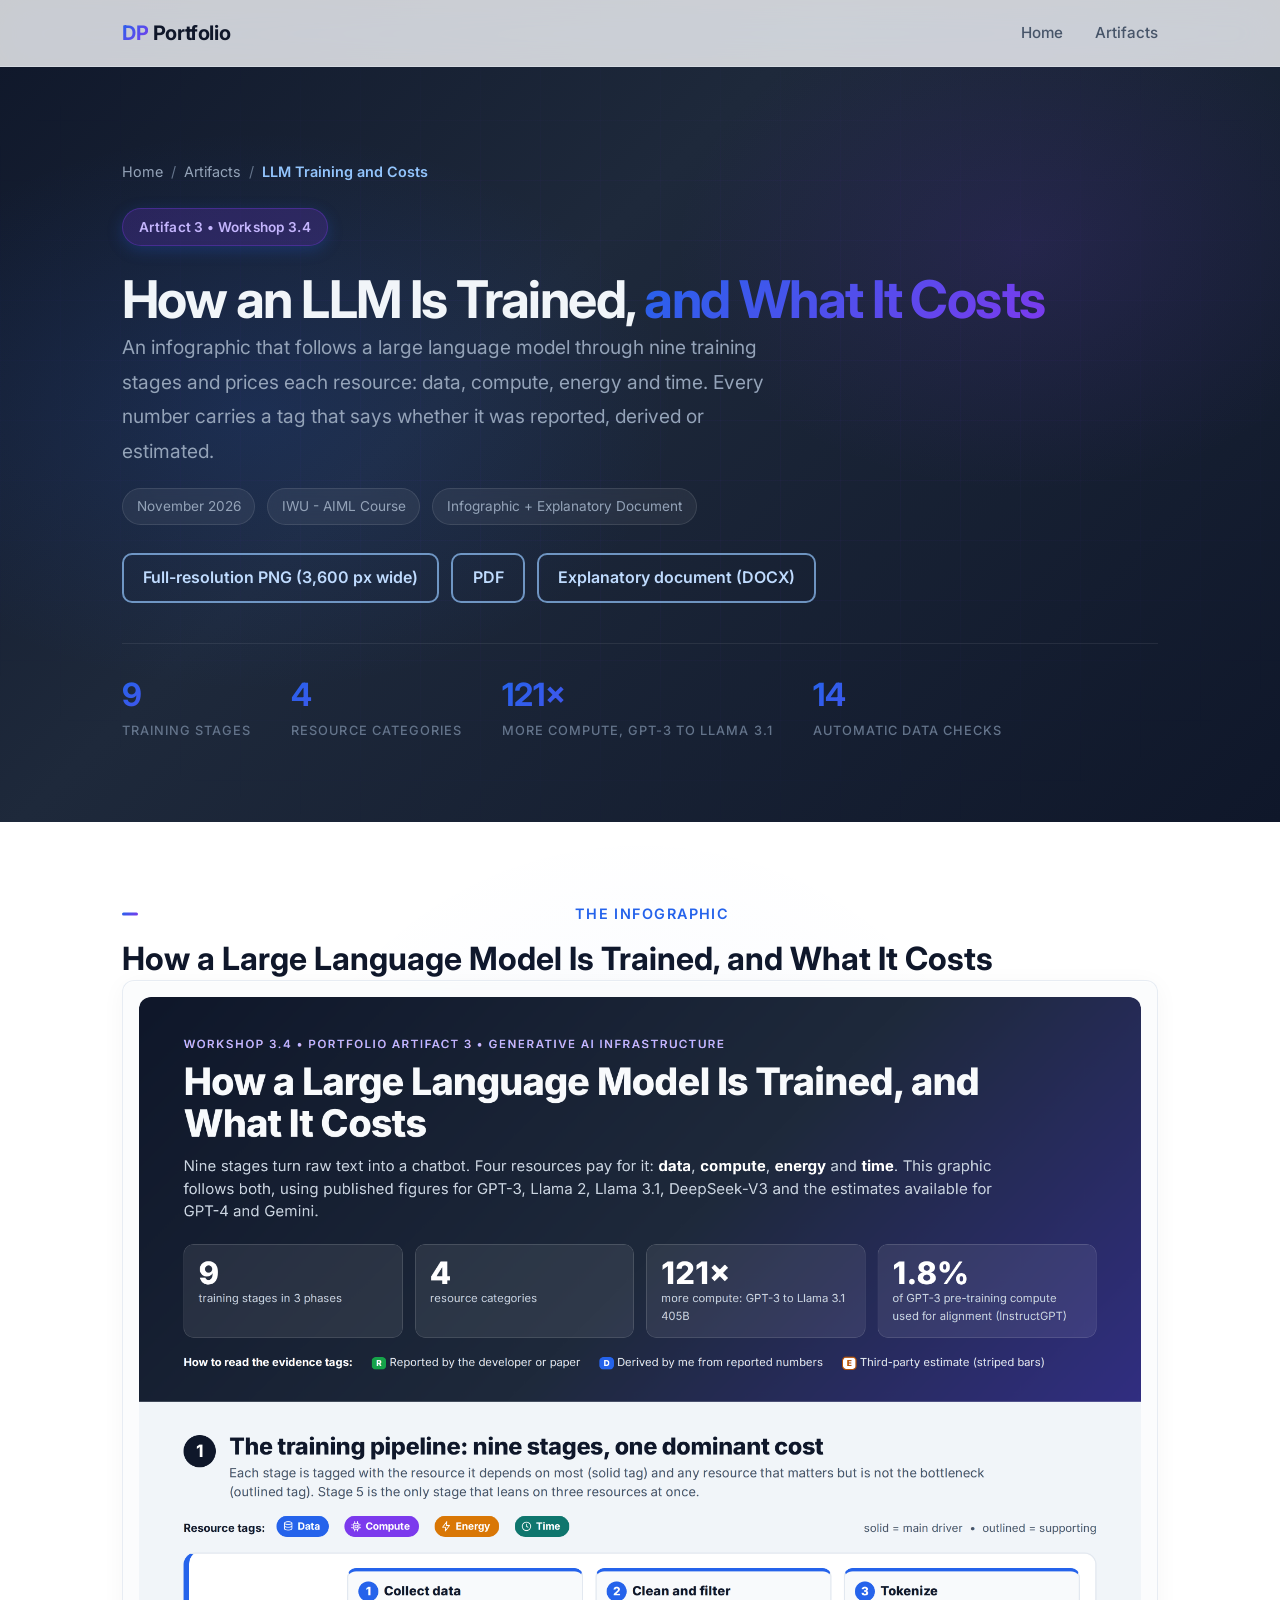
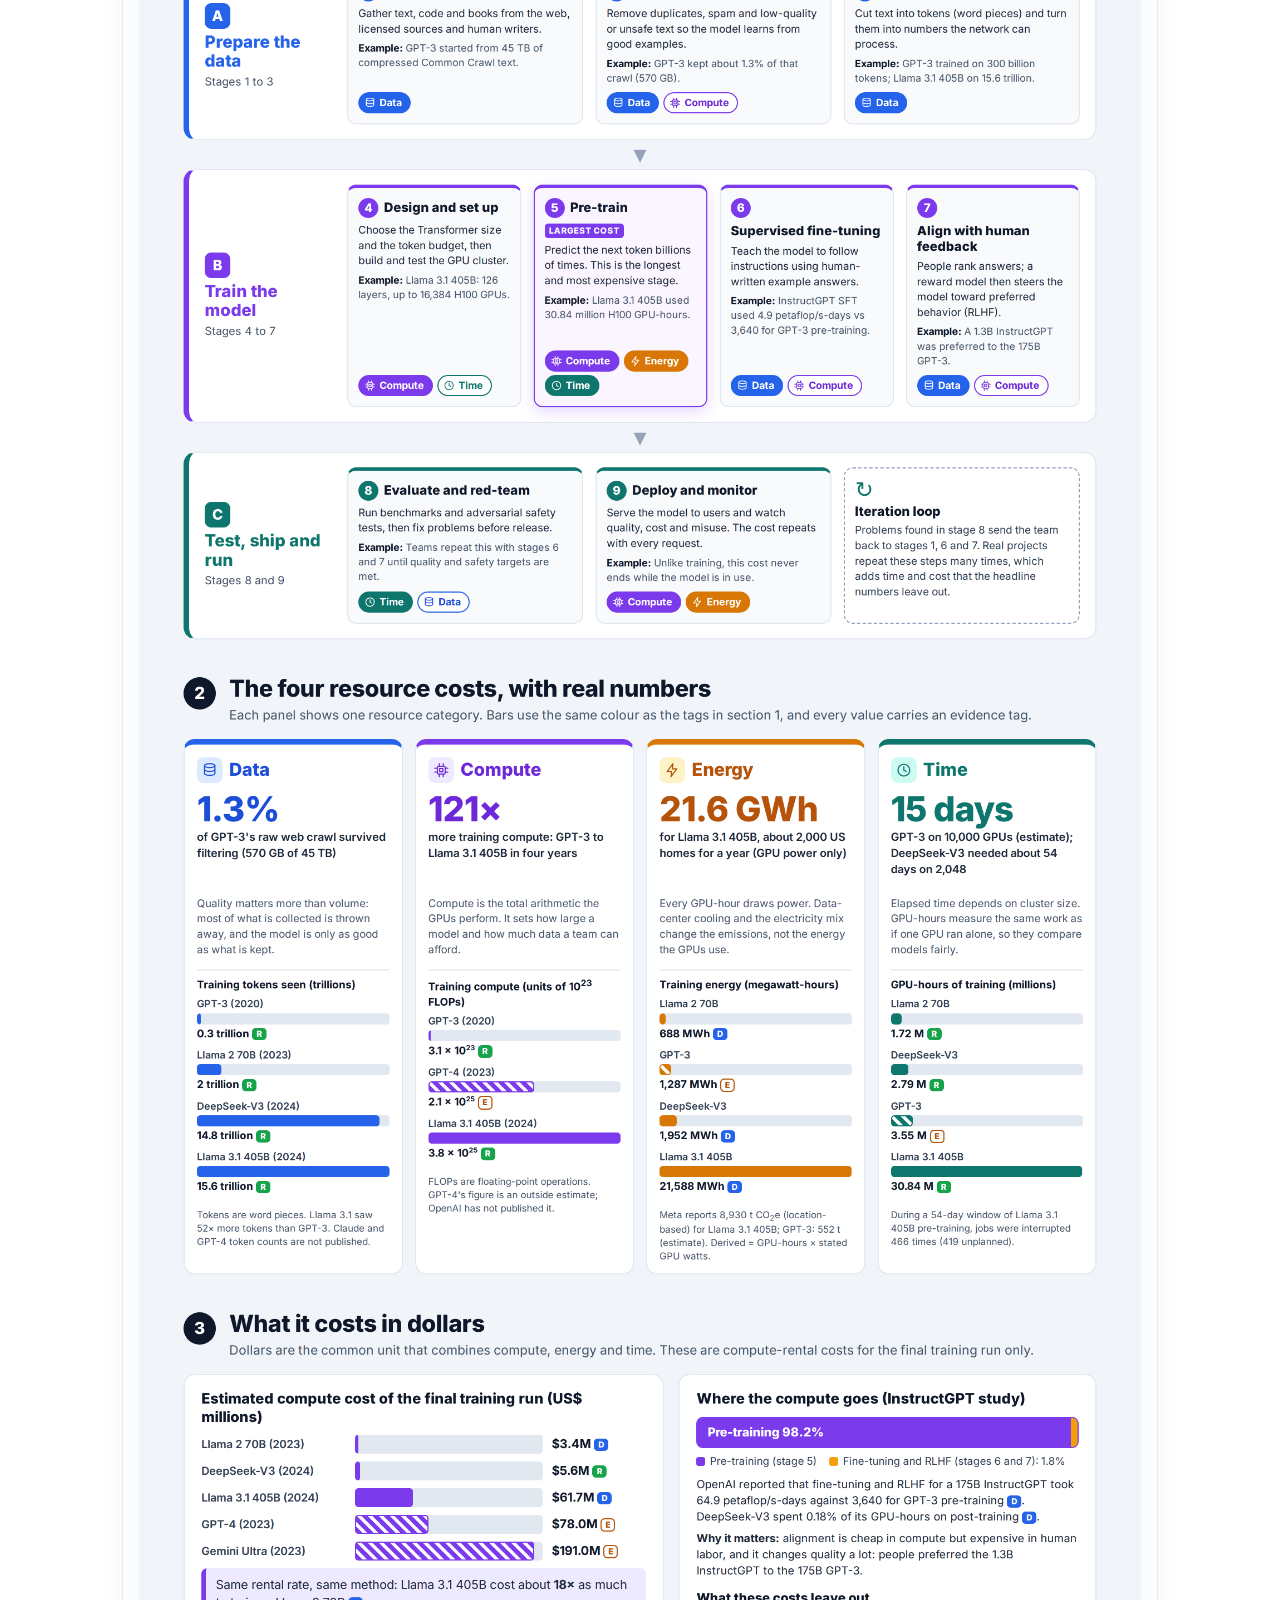
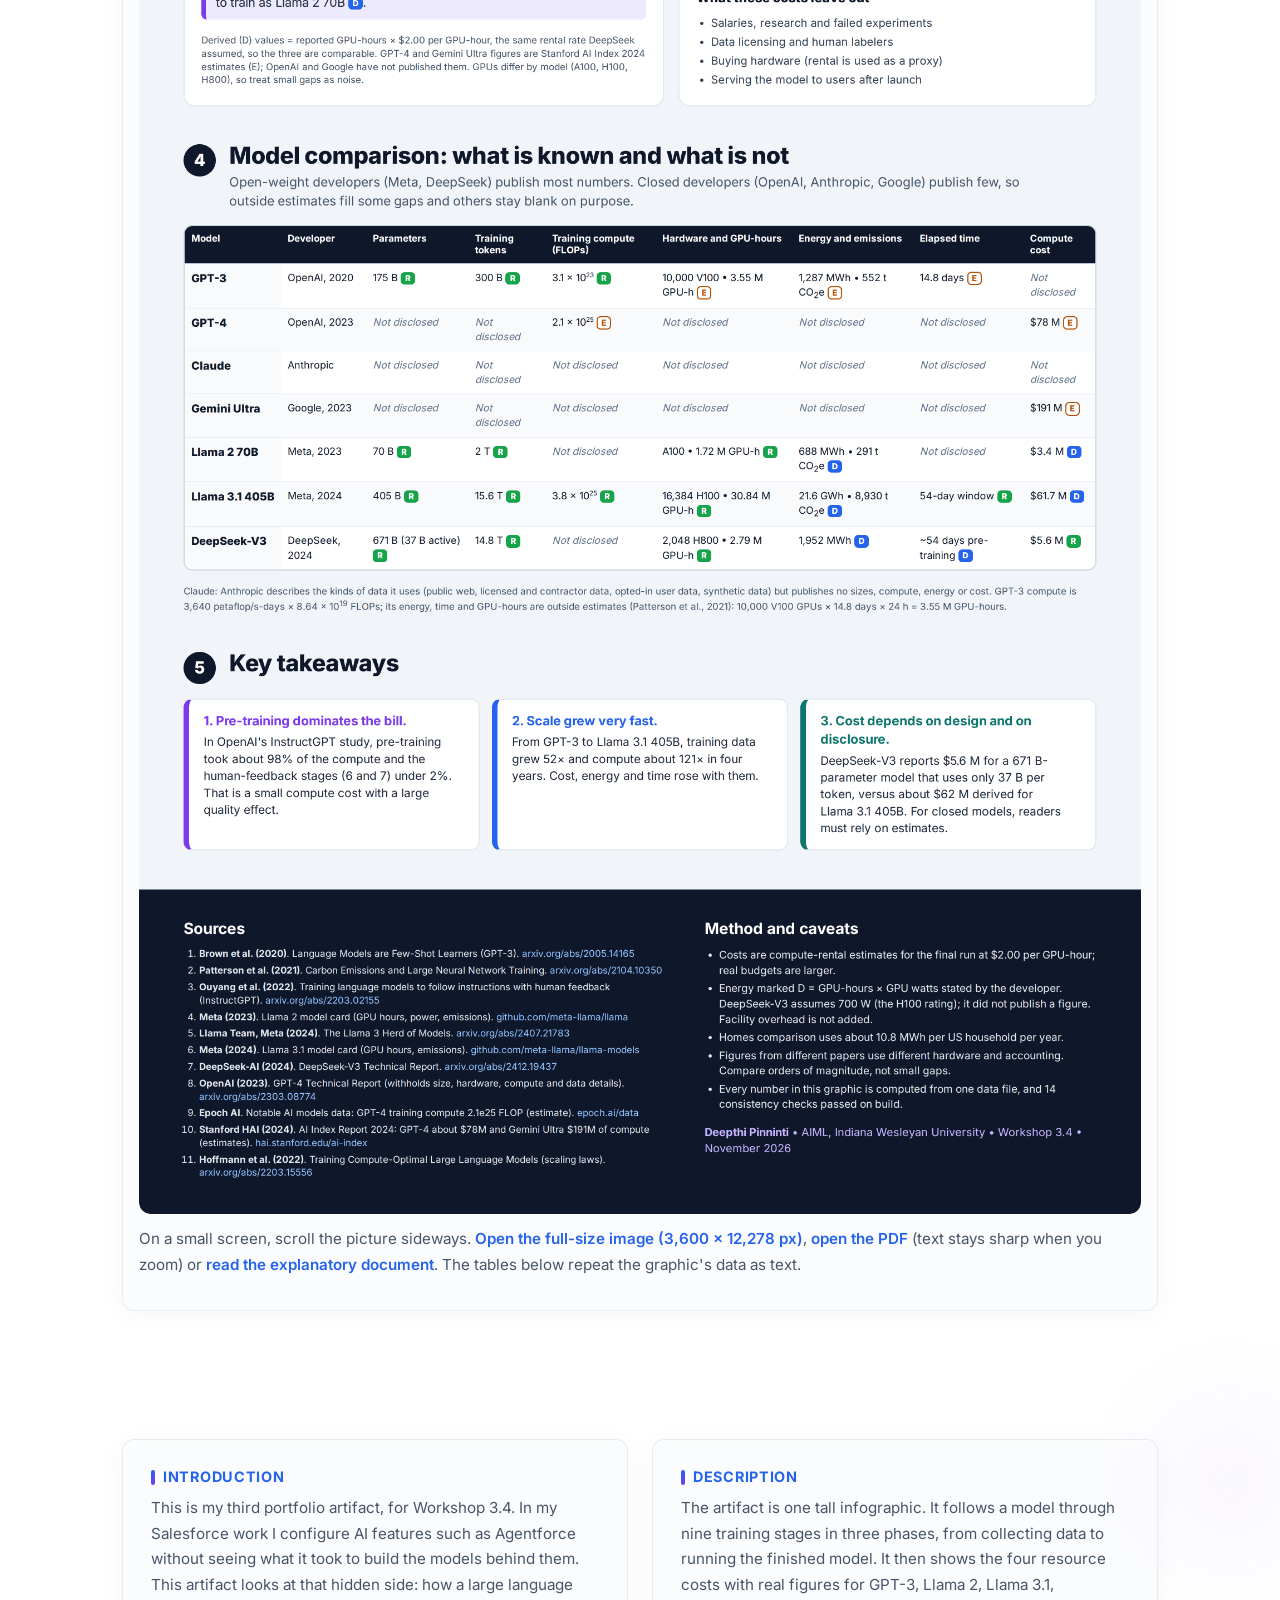
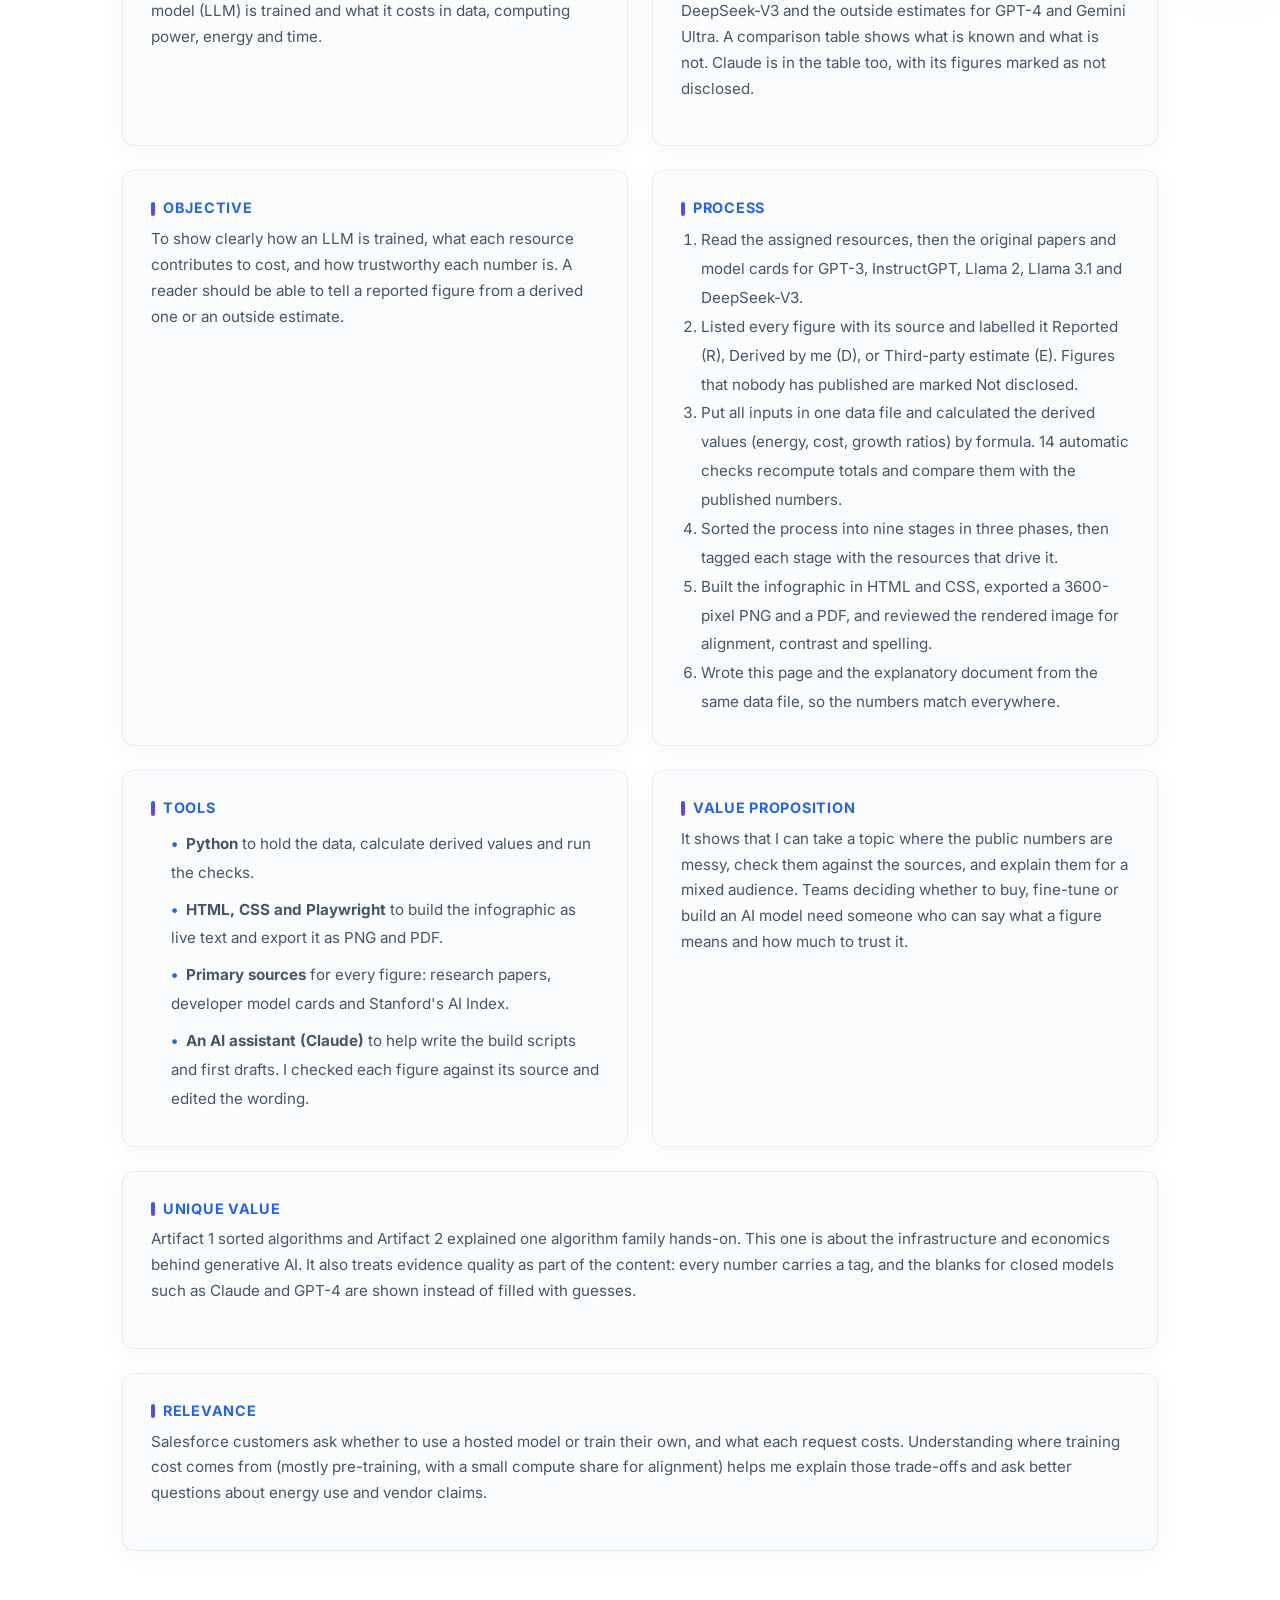
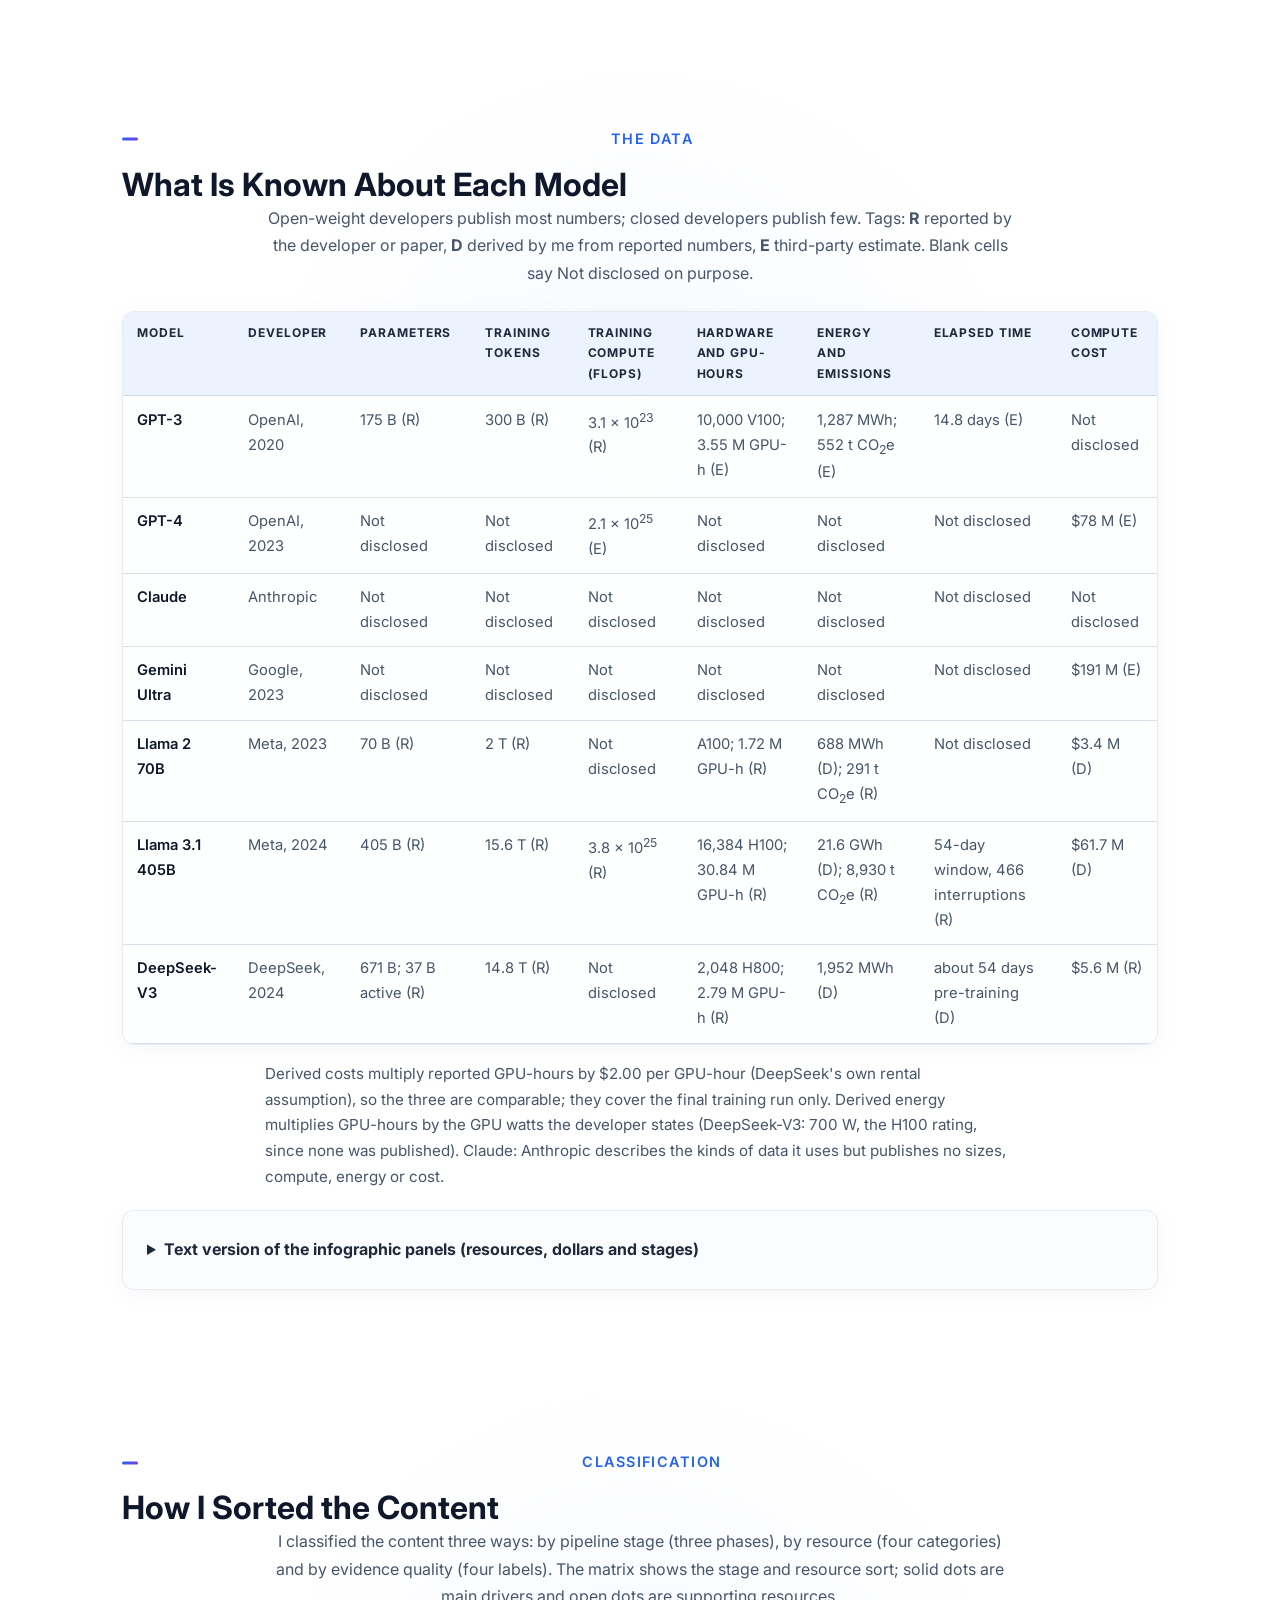
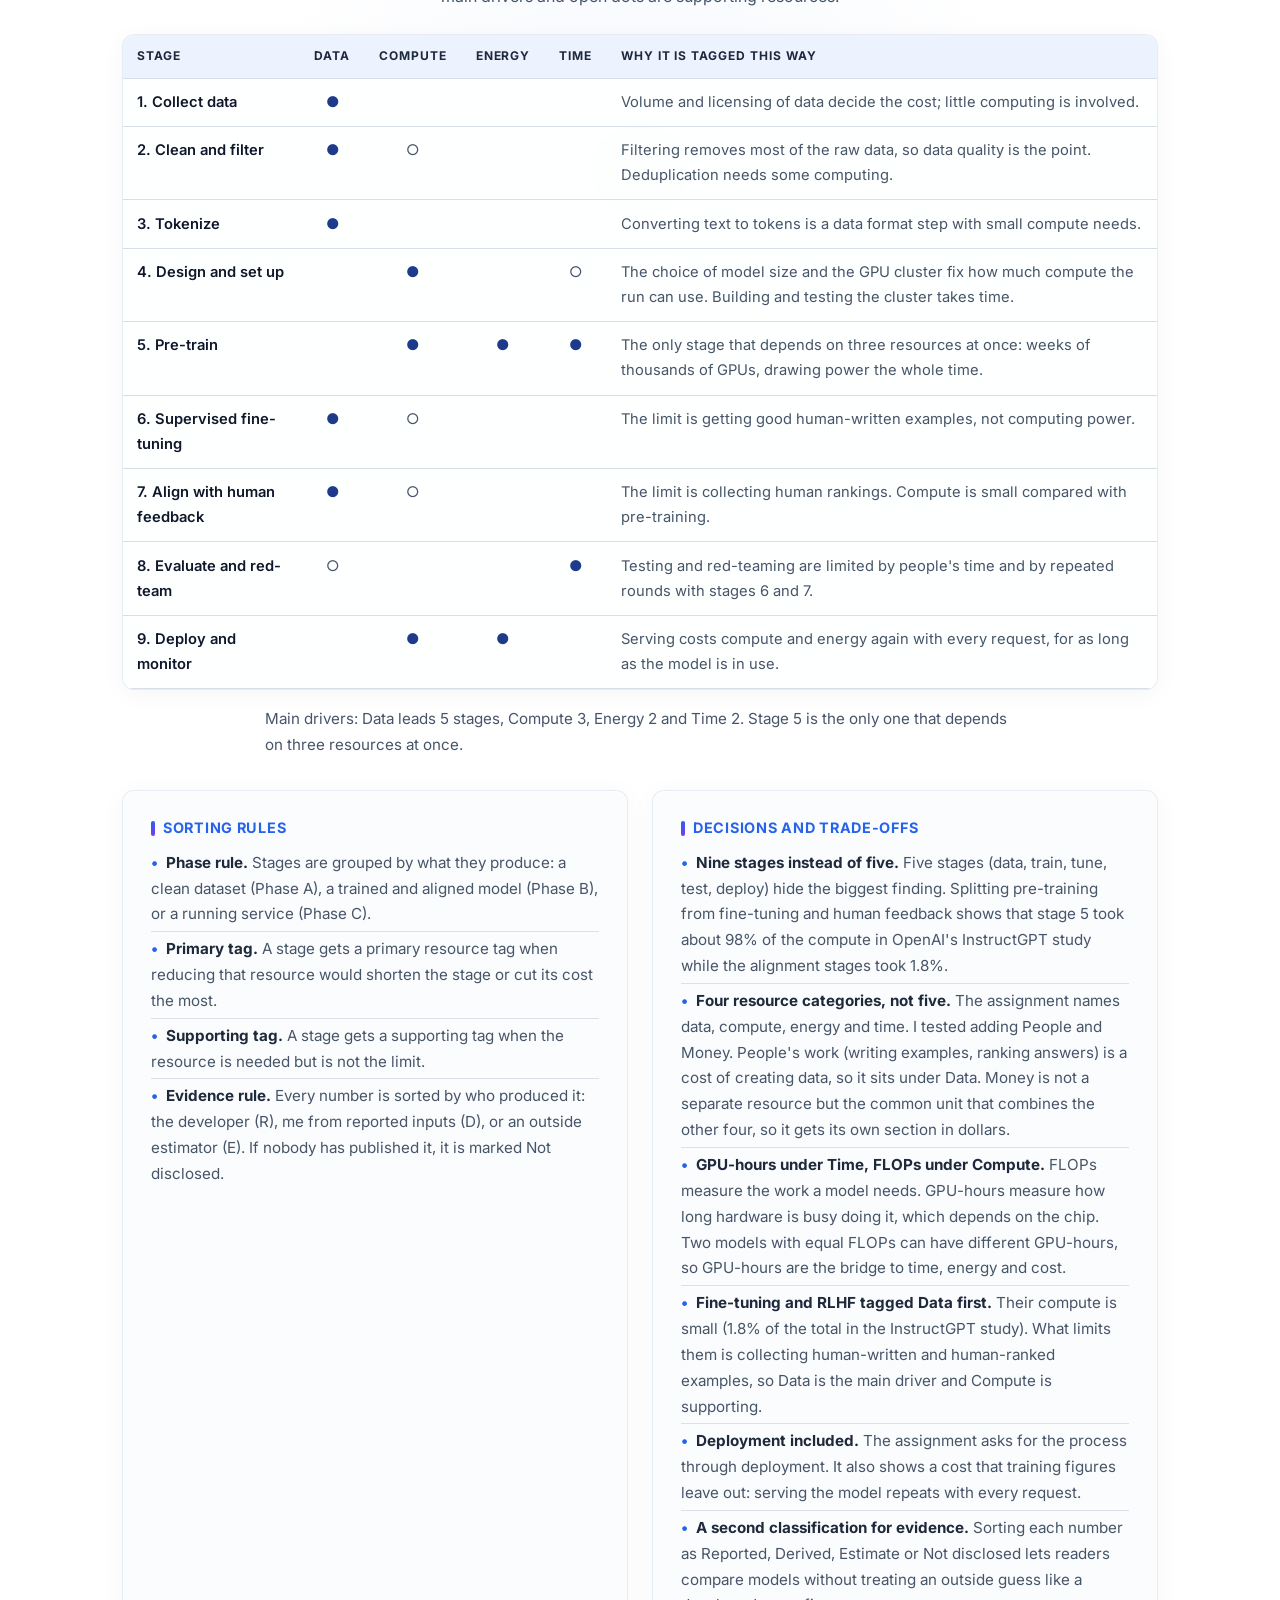
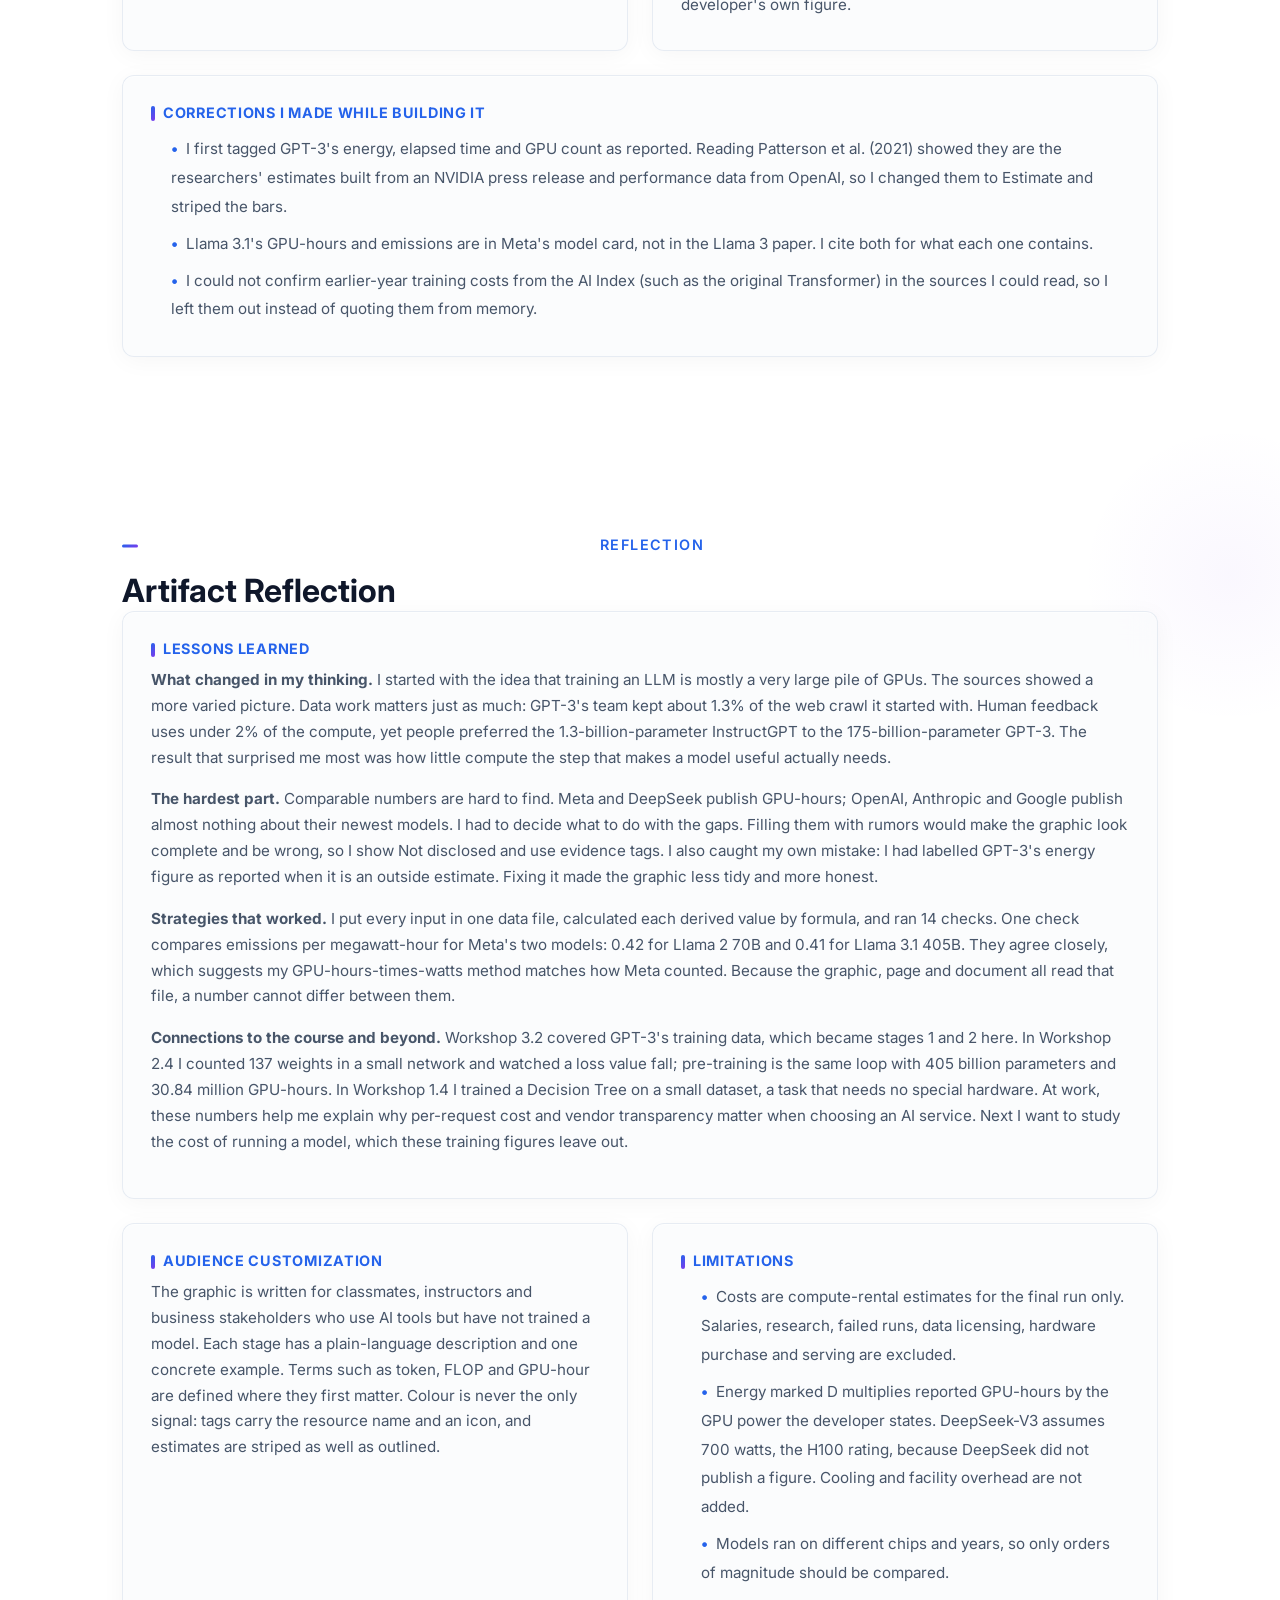
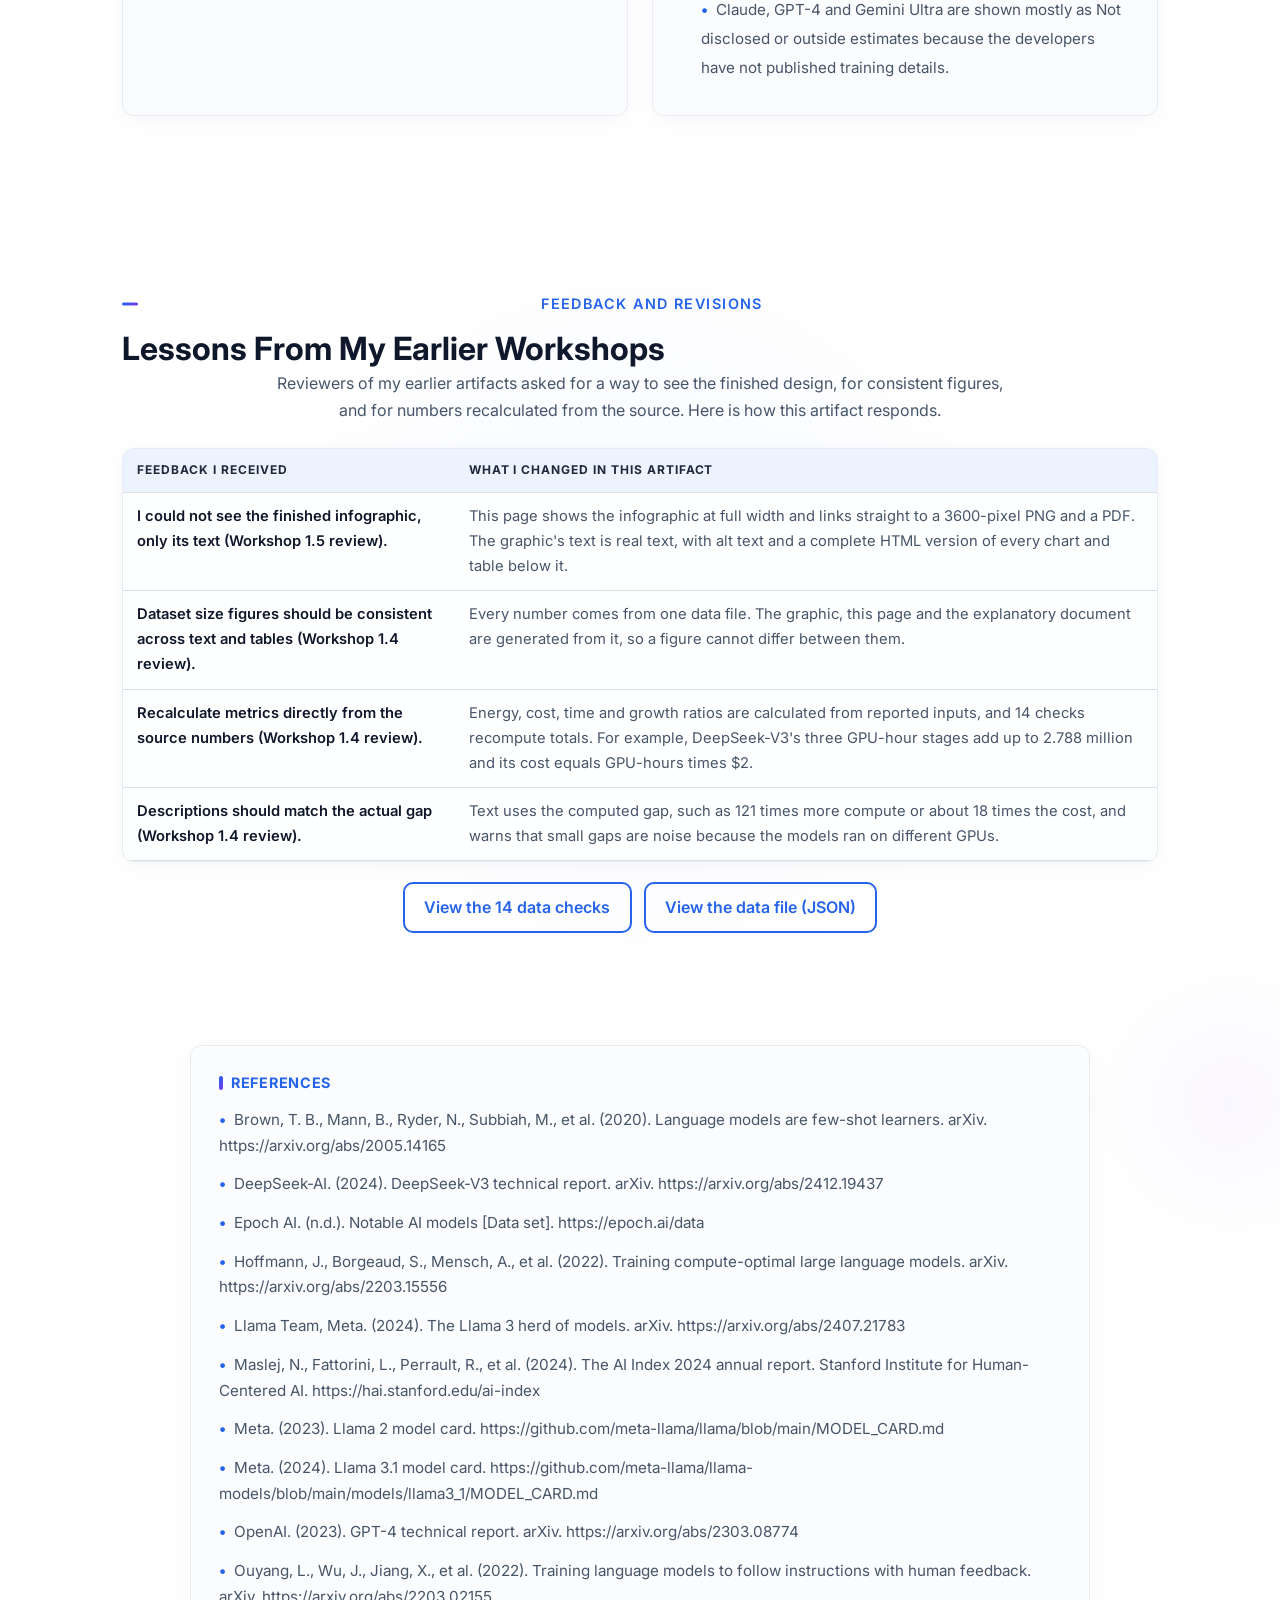
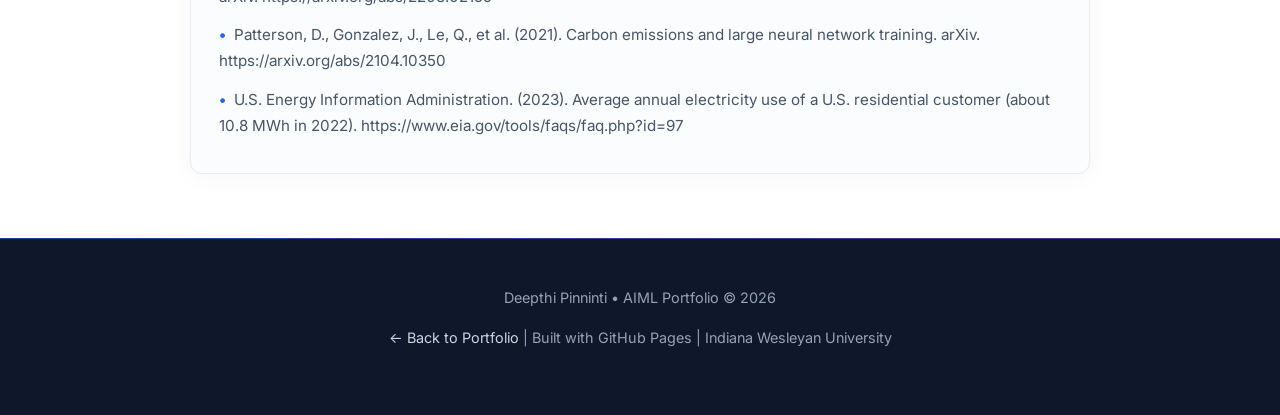
<file: artifacts/llm-training-costs/index.html>
<!DOCTYPE html>
<html lang="en">
<head>
  <meta charset="UTF-8">
  <meta name="viewport" content="width=device-width, initial-scale=1.0">
  <title>LLM Training Process and Costs | Deepthi Pinninti Portfolio</title>
  <meta name="description" content="An infographic of the nine stages of training a large language model and the data, compute, energy, time and dollar costs behind GPT-3, Llama, DeepSeek-V3 and other models, with every figure tagged by evidence quality.">
  <link rel="preconnect" href="https://fonts.googleapis.com">
  <link rel="preconnect" href="https://fonts.gstatic.com" crossorigin>
  <link href="https://fonts.googleapis.com/css2?family=Inter:wght@400;500;600;700&display=swap" rel="stylesheet">
  <link rel="stylesheet" href="../../css/style.css">
  <style>
    /* ===== Enhanced Hero ===== */
    .artifact-page-hero {
      position: relative;
      overflow: hidden;
      padding: 10rem 0 5rem;
      background: linear-gradient(135deg, #0f172a 0%, #1e293b 40%, #0f172a 100%);
      color: #f1f5f9;
    }

    .artifact-page-hero::before {
      content: '';
      position: absolute;
      inset: 0;
      background:
        radial-gradient(ellipse 600px 400px at 20% 50%, rgba(37, 99, 235, 0.15) 0%, transparent 70%),
        radial-gradient(ellipse 500px 350px at 80% 30%, rgba(124, 58, 237, 0.12) 0%, transparent 70%);
      pointer-events: none;
    }

    .artifact-page-hero .container {
      position: relative;
      z-index: 2;
    }

    .artifact-page-hero h1 {
      color: #f1f5f9;
      font-size: 3.25rem;
      letter-spacing: -0.03em;
      line-height: 1.15;
    }

    .artifact-page-hero .breadcrumb a {
      color: #94a3b8;
    }

    .artifact-page-hero .breadcrumb a:hover {
      color: #e2e8f0;
    }

    .artifact-page-hero .breadcrumb span {
      color: #64748b;
    }

    .artifact-page-hero .breadcrumb .breadcrumb-current {
      color: #93c5fd;
    }

    .artifact-page-hero .hero-tag {
      background: rgba(124, 58, 237, 0.2);
      border: 1px solid rgba(124, 58, 237, 0.35);
      color: #c4b5fd;
    }

    .artifact-page-hero .artifact-hero-desc {
      color: #94a3b8;
      font-size: 1.2rem;
      line-height: 1.8;
    }

    .artifact-page-hero .meta-tag {
      background: rgba(255, 255, 255, 0.06);
      border: 1px solid rgba(255, 255, 255, 0.1);
      color: #94a3b8;
    }

    /* ===== Particle Background ===== */
    .particle-bg {
      position: absolute;
      inset: 0;
      overflow: hidden;
      z-index: 0;
    }

    .particle-bg .particle {
      position: absolute;
      border-radius: 50%;
      pointer-events: none;
      animation: particleRise linear infinite;
      opacity: 0;
    }

    @keyframes particleRise {
      0% {
        transform: translateY(100vh) scale(0);
        opacity: 0;
      }
      10% { opacity: 1; }
      90% { opacity: 1; }
      100% {
        transform: translateY(-20vh) scale(1);
        opacity: 0;
      }
    }

    /* ===== Hero Grid Pattern ===== */
    .hero-grid-pattern {
      position: absolute;
      inset: 0;
      z-index: 0;
      background-image:
        linear-gradient(rgba(124, 58, 237, 0.04) 1px, transparent 1px),
        linear-gradient(90deg, rgba(124, 58, 237, 0.04) 1px, transparent 1px);
      background-size: 60px 60px;
      mask-image: radial-gradient(ellipse 80% 70% at 50% 50%, black 30%, transparent 80%);
      -webkit-mask-image: radial-gradient(ellipse 80% 70% at 50% 50%, black 30%, transparent 80%);
    }

    /* ===== Hero Stats Bar ===== */
    .hero-stats {
      display: flex;
      gap: 2.5rem;
      margin-top: 2.5rem;
      padding-top: 2rem;
      border-top: 1px solid rgba(255, 255, 255, 0.08);
    }

    .hero-stat {
      text-align: left;
    }

    .hero-stat .stat-number {
      display: block;
      font-size: 2rem;
      font-weight: 700;
      background: var(--gradient);
      -webkit-background-clip: text;
      -webkit-text-fill-color: transparent;
      background-clip: text;
      line-height: 1.2;
    }

    .hero-stat .stat-label {
      font-size: 0.8rem;
      color: #64748b;
      text-transform: uppercase;
      letter-spacing: 0.08em;
      font-weight: 500;
    }

    /* ===== Glass Card ===== */
    .glass-card {
      background: rgba(248, 250, 252, 0.6);
      backdrop-filter: blur(12px);
      -webkit-backdrop-filter: blur(12px);
      border: 1px solid rgba(226, 232, 240, 0.8);
      box-shadow:
        0 4px 24px rgba(0, 0, 0, 0.04),
        inset 0 1px 0 rgba(255, 255, 255, 0.6);
      transition: all 0.35s cubic-bezier(0.4, 0, 0.2, 1);
    }

    .glass-card:hover {
      background: rgba(248, 250, 252, 0.85);
      border-color: rgba(37, 99, 235, 0.25);
      box-shadow:
        0 8px 32px rgba(37, 99, 235, 0.08),
        0 2px 8px rgba(0, 0, 0, 0.06),
        inset 0 1px 0 rgba(255, 255, 255, 0.8);
      transform: translateY(-4px);
    }

    /* ===== Tilt Card ===== */
    .tilt-card {
      transition: all 0.4s cubic-bezier(0.4, 0, 0.2, 1);
      transform-style: preserve-3d;
      will-change: transform;
    }

    .tilt-card:hover {
      box-shadow:
        0 20px 40px rgba(37, 99, 235, 0.1),
        0 4px 12px rgba(0, 0, 0, 0.06);
    }

    /* ===== Info Card Enhancements ===== */
    .info-card.glass-card {
      position: relative;
      overflow: hidden;
    }

    .info-card.glass-card::after {
      content: '';
      position: absolute;
      top: 0;
      left: 0;
      right: 0;
      height: 3px;
      background: var(--gradient);
      transform: scaleX(0);
      transform-origin: left;
      transition: transform 0.4s cubic-bezier(0.4, 0, 0.2, 1);
    }

    .info-card.glass-card:hover::after {
      transform: scaleX(1);
    }

    .info-card.glass-card h4 {
      display: flex;
      align-items: center;
      gap: 0.5rem;
    }

    .info-card.glass-card h4::before {
      content: '';
      display: inline-block;
      width: 4px;
      height: 1em;
      background: var(--gradient);
      border-radius: 2px;
      flex-shrink: 0;
    }

    /* ===== Enhanced Artifact Content ===== */
    .artifact-content {
      position: relative;
    }

    .artifact-content::before {
      content: '';
      position: absolute;
      top: -60px;
      right: -100px;
      width: 300px;
      height: 300px;
      border-radius: 50%;
      background: radial-gradient(circle, rgba(124, 58, 237, 0.04) 0%, transparent 70%);
      pointer-events: none;
    }

    /* ===== Comparison Section ===== */
    .comparison-section {
      position: relative;
      overflow: hidden;
    }

    .comparison-section::before {
      content: '';
      position: absolute;
      top: 0;
      left: 50%;
      transform: translateX(-50%);
      width: 800px;
      height: 800px;
      border-radius: 50%;
      background: radial-gradient(circle, rgba(37, 99, 235, 0.04) 0%, transparent 70%);
      pointer-events: none;
    }

    /* Intro cards: ML vs DL */
    .intro-grid {
      display: grid;
      grid-template-columns: 1fr 1fr;
      gap: 2rem;
      margin-top: 2.5rem;
    }

    .intro-card {
      padding: 2rem;
      border-radius: var(--radius-lg);
      position: relative;
      overflow: hidden;
    }

    .intro-card::before {
      content: '';
      position: absolute;
      top: 0;
      left: 0;
      right: 0;
      height: 4px;
    }

    .intro-card.ml-card::before {
      background: linear-gradient(90deg, #2563eb, #3b82f6);
    }

    .intro-card.dl-card::before {
      background: linear-gradient(90deg, #7c3aed, #a78bfa);
    }

    .intro-card h3 {
      font-size: 1.35rem;
      margin-bottom: 1rem;
    }

    .intro-card .accent-label {
      display: inline-block;
      font-size: 0.75rem;
      font-weight: 600;
      text-transform: uppercase;
      letter-spacing: 0.1em;
      padding: 0.25rem 0.75rem;
      border-radius: 100px;
      margin-bottom: 1rem;
    }

    .ml-card .accent-label {
      background: rgba(37, 99, 235, 0.1);
      color: #2563eb;
    }

    .dl-card .accent-label {
      background: rgba(124, 58, 237, 0.1);
      color: #7c3aed;
    }

    .intro-card ul {
      list-style: none;
      padding: 0;
    }

    .intro-card ul li {
      padding: 0.35rem 0;
      padding-left: 1.25rem;
      position: relative;
      color: var(--text-light);
      font-size: 0.95rem;
    }

    .intro-card ul li::before {
      content: '';
      position: absolute;
      left: 0;
      top: 0.75rem;
      width: 6px;
      height: 6px;
      border-radius: 50%;
    }

    .ml-card ul li::before {
      background: #2563eb;
    }

    .dl-card ul li::before {
      background: #7c3aed;
    }

    /* ===== Case Study Cards ===== */
    .case-study {
      margin-top: 4rem;
    }

    .case-study-header {
      display: flex;
      align-items: center;
      gap: 1rem;
      margin-bottom: 2rem;
    }

    .case-study-number {
      display: flex;
      align-items: center;
      justify-content: center;
      width: 48px;
      height: 48px;
      border-radius: 14px;
      font-weight: 700;
      font-size: 1.25rem;
      color: white;
      flex-shrink: 0;
    }

    .case-study.ml-case .case-study-number {
      background: linear-gradient(135deg, #2563eb, #3b82f6);
    }

    .case-study.dl-case .case-study-number {
      background: linear-gradient(135deg, #7c3aed, #a78bfa);
    }

    .case-study-header h3 {
      font-size: 1.5rem;
    }

    .case-study-header .case-label {
      font-size: 0.8rem;
      font-weight: 600;
      text-transform: uppercase;
      letter-spacing: 0.08em;
      display: block;
    }

    .case-study.ml-case .case-label {
      color: #2563eb;
    }

    .case-study.dl-case .case-label {
      color: #7c3aed;
    }

    .case-study-body {
      padding: 2rem;
      border-radius: var(--radius-lg);
    }

    .case-study-body > p {
      font-size: 1.05rem;
      line-height: 1.8;
      color: var(--text-light);
      margin-bottom: 2rem;
    }

    .suitability-grid {
      display: grid;
      grid-template-columns: 1fr 1fr;
      gap: 1.5rem;
    }

    .suit-card {
      padding: 1.5rem;
      border-radius: var(--radius);
      border: 1px solid var(--border);
      background: var(--bg);
    }

    .suit-card h4 {
      font-size: 1.05rem;
      margin-bottom: 0.75rem;
      display: flex;
      align-items: center;
      gap: 0.5rem;
    }

    .suit-card h4 .icon {
      font-size: 1.1rem;
    }

    .suit-card.suits h4 .icon {
      color: var(--success);
    }

    .suit-card.doesnt h4 .icon {
      color: #ef4444;
    }

    .suit-card ul {
      list-style: none;
      padding: 0;
    }

    .suit-card ul li {
      padding: 0.3rem 0;
      padding-left: 1rem;
      position: relative;
      color: var(--text-light);
      font-size: 0.93rem;
      line-height: 1.6;
    }

    .suit-card.suits ul li::before {
      content: '+';
      position: absolute;
      left: 0;
      font-weight: 700;
      color: var(--success);
    }

    .suit-card.doesnt ul li::before {
      content: '\2013';
      position: absolute;
      left: 0;
      font-weight: 700;
      color: #ef4444;
    }

    /* ===== Key Differences Section ===== */
    .differences-section {
      position: relative;
    }

    .diff-grid {
      display: grid;
      grid-template-columns: repeat(auto-fit, minmax(300px, 1fr));
      gap: 1.5rem;
      margin-top: 2.5rem;
    }

    .diff-card {
      padding: 1.75rem;
      border-radius: var(--radius-lg);
    }

    .diff-card h4 {
      font-size: 1.05rem;
      margin-bottom: 1rem;
    }

    .diff-row {
      display: flex;
      gap: 1rem;
      margin-bottom: 0.75rem;
    }

    .diff-label {
      font-size: 0.75rem;
      font-weight: 600;
      text-transform: uppercase;
      letter-spacing: 0.08em;
      min-width: 32px;
      padding-top: 0.15rem;
    }

    .diff-label.ml {
      color: #2563eb;
    }

    .diff-label.dl {
      color: #7c3aed;
    }

    .diff-value {
      font-size: 0.93rem;
      color: var(--text-light);
      line-height: 1.5;
    }

    /* ===== Conclusion ===== */
    .conclusion-card {
      padding: 2.5rem;
      border-radius: var(--radius-lg);
      position: relative;
      overflow: hidden;
      margin-top: 2.5rem;
    }

    .conclusion-card::before {
      content: '';
      position: absolute;
      top: 0;
      left: 0;
      right: 0;
      height: 4px;
      background: var(--gradient);
    }

    .conclusion-card h3 {
      margin-bottom: 1rem;
    }

    .conclusion-card p {
      font-size: 1.05rem;
      line-height: 1.8;
      color: var(--text-light);
    }

    /* ===== References ===== */
    .references-section .info-card {
      position: relative;
      overflow: hidden;
    }

    .references-section .info-card::before {
      content: '';
      position: absolute;
      top: 0;
      left: 0;
      right: 0;
      height: 3px;
      background: var(--gradient);
    }

    .references-section .info-card ul li {
      padding: 0.4rem 0;
      transition: all 0.2s ease;
    }

    .references-section .info-card ul li:hover {
      padding-left: 0.5rem;
      color: var(--text);
    }

    /* ===== Enhanced Footer ===== */
    .footer {
      position: relative;
      overflow: hidden;
    }

    .footer::before {
      content: '';
      position: absolute;
      top: 0;
      left: 0;
      right: 0;
      height: 1px;
      background: var(--gradient);
    }

    /* ===== Reduced Motion ===== */
    @media (prefers-reduced-motion: reduce) {
      .particle-bg .particle {
        animation: none;
        display: none;
      }

      .tilt-card:hover,
      .glass-card:hover {
        transform: none;
      }
    }

    /* ===== Responsive ===== */
    @media (max-width: 768px) {
      .artifact-page-hero {
        padding: 8rem 0 3rem;
      }

      .artifact-page-hero h1 {
        font-size: 2.25rem;
      }

      .hero-stats {
        gap: 1.5rem;
        flex-wrap: wrap;
      }

      .hero-stat .stat-number {
        font-size: 1.5rem;
      }

      .intro-grid {
        grid-template-columns: 1fr;
      }

      .suitability-grid {
        grid-template-columns: 1fr;
      }

      .diff-grid {
        grid-template-columns: 1fr;
      }
    }
  
    /* ===== Artifact 1: infographic and algorithm table ===== */
    .map-figure { padding: 1rem; }
    .map-scroll { overflow-x: auto; border-radius: 12px; }
    .map-scroll img { display: block; width: 100%; min-width: 900px; height: auto; border-radius: 10px; background: #f4f7fb; }
    .map-caption { margin-top: 0.75rem; font-size: 0.9rem; color: var(--text-light); }
    .map-caption a { color: var(--primary, #2563eb); font-weight: 600; }
    .algo-table-wrap { overflow-x: auto; margin-top: 1.5rem; border-radius: 12px; }
    .algo-table { width: 100%; min-width: 820px; border-collapse: collapse; font-size: 0.92rem; background: rgba(255,255,255,0.7); }
    .algo-table th, .algo-table td { text-align: left; padding: 0.7rem 0.9rem; border-bottom: 1px solid rgba(148,163,184,0.35); vertical-align: top; color: var(--text-light); }
    .algo-table thead th { font-size: 0.75rem; text-transform: uppercase; letter-spacing: 0.08em; background: rgba(37,99,235,0.08); color: #1e293b; }
    .algo-table tbody th { color: #0f172a; font-weight: 600; }
    .learn-badge { display: inline-block; padding: 0.15rem 0.6rem; border-radius: 999px; font-size: 0.78rem; font-weight: 600; white-space: nowrap; }
    .learn-sup { background: #0f172a; color: #fff; }
    .learn-self { background: #dde4f0; color: #0f172a; border: 1.5px solid #0f172a; }
    .learn-uns { background: #fff; color: #5b45a8; border: 1.5px solid #5b45a8; }

    /* ===== Deep dives ===== */
    .deep-list { display: flex; flex-direction: column; gap: 1.5rem; }
    .deep-card { display: grid; grid-template-columns: minmax(0, 1.25fr) minmax(0, 1fr); gap: 1.75rem; padding: 1.75rem; align-items: start; }
    .deep-card:nth-child(even) .deep-fig { order: -1; }
    .deep-badges { display: flex; flex-wrap: wrap; gap: 0.6rem; align-items: center; margin-bottom: 0.5rem; }
    .deep-domain { font-size: 0.82rem; font-weight: 600; color: var(--text-light); text-transform: uppercase; letter-spacing: 0.06em; }
    .deep-text h3 { margin: 0 0 0.5rem; font-size: 1.5rem; }
    .deep-text h4 { margin: 1rem 0 0.4rem; font-size: 0.82rem; letter-spacing: 0.1em; text-transform: uppercase; color: #2563eb; }
    .deep-intro { font-size: 1.02rem; color: #0f172a; }
    .deep-text ol { padding-left: 1.25rem; line-height: 1.7; color: var(--text-light); font-size: 0.95rem; }
    .deep-text ol li { margin-bottom: 0.35rem; }
    .deep-text p { margin: 0.7rem 0 0; color: var(--text-light); font-size: 0.95rem; line-height: 1.7; }
    .deep-note { border-left: 3px solid #cbd5e1; padding-left: 0.8rem; }
    .deep-fig { margin: 0; position: sticky; top: 90px; }
    .deep-fig img { display: block; width: 100%; height: auto; border-radius: 10px; border: 1px solid rgba(148,163,184,0.4); background: #fff; }
    @media (max-width: 860px) { .deep-card { grid-template-columns: 1fr; } .deep-card:nth-child(even) .deep-fig { order: 0; } .deep-fig { position: static; } }
  
    /* ===== Slide viewer ===== */
    .viewer{max-width:1000px;margin:0 auto}
    .viewer-stage{position:relative;border-radius:14px;overflow:hidden;box-shadow:0 10px 40px rgba(15,23,42,.18);background:#f8fafc;aspect-ratio:16/9}
    .viewer-stage img{display:block;width:100%;height:100%;object-fit:contain}
    .viewer-stage img[hidden]{display:none}
    .viewer-bar{display:flex;align-items:center;justify-content:space-between;gap:1rem;margin:1rem 0}
    .viewer-btn{border:0;background:#2563eb;color:#fff;font:600 .95rem Inter,sans-serif;padding:.6rem 1.2rem;border-radius:10px;cursor:pointer}
    .viewer-btn:disabled{opacity:.4;cursor:default}
    .viewer-count{font-weight:600;color:var(--text-light)}
    .thumbs{display:grid;grid-template-columns:repeat(7,1fr);gap:.5rem}
    .thumbs button{padding:0;border:2px solid transparent;border-radius:8px;overflow:hidden;cursor:pointer;background:none}
    .thumbs button[aria-current="true"]{border-color:#2563eb}
    .thumbs img{display:block;width:100%;height:auto}
    .dl-row{display:flex;gap:.75rem;flex-wrap:wrap;justify-content:center;margin-top:1.25rem}
    .dl-row a{padding:.6rem 1.2rem;border-radius:10px;border:2px solid #2563eb;color:#2563eb;font-weight:600;text-decoration:none}
    .dl-row a:hover{background:#2563eb;color:#fff}
    @media(max-width:700px){.thumbs{grid-template-columns:repeat(4,1fr)}.viewer-btn{padding:.5rem .8rem}}
  
    .map-figure { padding: 1rem; }
    .map-scroll { overflow-x: auto; border-radius: 12px; }
    .map-scroll img { display: block; width: 100%; min-width: 900px; height: auto; border-radius: 10px; background: #f4f7fb; }
    .map-caption { margin-top: 0.75rem; font-size: 0.95rem; color: var(--text-light); }
    .map-caption a { color: #2563eb; font-weight: 600; }
    .dl-row.left { justify-content: flex-start; margin-top: 1.5rem; }
    .dl-row.hero-links { margin-top: 1.75rem; }
    .dl-row.hero-links a { border-color: rgba(147,197,253,.7); color: #bfdbfe; }
    .dl-row.hero-links a:hover { background: #2563eb; color: #fff; }
    .algo-table td.c, .algo-table th.c { text-align: center; }
    .dot-p { color: #1e3a8a; font-weight: 700; }
    .rule-list { list-style: none; padding: 0; }
    .rule-list li { padding: .6rem 0; border-bottom: 1px solid rgba(148,163,184,.3); color: var(--text-light); }
    .rule-list li:last-child { border-bottom: none; }
    .rule-list strong { color: var(--text); }
    details.textver { margin-top: 1.25rem; }
    details.textver summary { cursor: pointer; font-weight: 700; padding: .6rem 0; }
    .tight-p { max-width: 75ch; margin: 0 auto 1.5rem; text-align: center; color: var(--text-light); }
    .legend-line { text-align: center; color: var(--text-light); font-size: .95rem; margin: 0 0 1rem; }

  </style>
</head>
<body>
  <a href="#main" class="skip-link">Skip to main content</a>
  <nav class="navbar" aria-label="Main navigation">
    <div class="container">
      <a href="../../index.html" class="nav-brand"><span>DP</span> Portfolio</a>
      <ul class="nav-links">
        <li><a href="../../index.html">Home</a></li>
        <li><a href="../../index.html#artifacts">Artifacts</a></li>
      </ul>
    </div>
  </nav>

  <main id="main">
    <section class="artifact-page-hero">
      <div class="hero-grid-pattern" aria-hidden="true"></div>
      <div class="particle-bg" aria-hidden="true"></div>
      <div class="container">
        <nav class="breadcrumb" aria-label="Breadcrumb">
          <a href="../../index.html">Home</a>
          <span aria-hidden="true">/</span>
          <a href="../../index.html#artifacts">Artifacts</a>
          <span aria-hidden="true">/</span>
          <span class="breadcrumb-current" aria-current="page">LLM Training and Costs</span>
        </nav>
        <div class="hero-tag">Artifact 3 &bull; Workshop 3.4</div>
        <h1>How an LLM Is Trained, <span class="gradient-text">and What It Costs</span></h1>
        <p class="artifact-hero-desc">An infographic that follows a large language model through nine training stages and prices each resource: data, compute, energy and time. Every number carries a tag that says whether it was reported, derived or estimated.</p>
        <div class="artifact-meta">
          <span class="meta-tag">November 2026</span>
          <span class="meta-tag">IWU - AIML Course</span>
          <span class="meta-tag">Infographic + Explanatory Document</span>
        </div>
        <div class="dl-row left hero-links">
          <a href="LLM_Training_Costs_Infographic.png">Full-resolution PNG (3,600 px wide)</a>
          <a href="LLM_Training_Costs_Infographic.pdf">PDF</a>
          <a href="Pinninti_Deepthi_LLM_Training_Costs_Explanatory_Document.docx" download>Explanatory document (DOCX)</a>
        </div>
        <div class="hero-stats">
          <div class="hero-stat"><span class="stat-number">9</span><span class="stat-label">Training stages</span></div>
          <div class="hero-stat"><span class="stat-number">4</span><span class="stat-label">Resource categories</span></div>
          <div class="hero-stat"><span class="stat-number">121&times;</span><span class="stat-label">More compute, GPT-3 to Llama 3.1</span></div>
          <div class="hero-stat"><span class="stat-number">14</span><span class="stat-label">Automatic data checks</span></div>
        </div>
      </div>
    </section>

    <section class="comparison-section" id="infographic">
      <div class="container">
        <div class="section-label" style="text-align:center;display:block;">The Infographic</div>
        <h2>How a Large Language Model Is Trained, and What It Costs</h2>
        <div class="glass-card map-figure reveal">
          <div class="map-scroll">
            <img src="LLM_Training_Costs_Infographic.png" width="3600" height="12278" alt="Infographic titled How a Large Language Model Is Trained, and What It Costs. It shows nine training stages in three phases (prepare the data, train the model, test, ship and run), each tagged with the resources it uses; four panels for data, compute, energy and time with bar charts for GPT-3, Llama 2, Llama 3.1 and DeepSeek-V3; a dollar-cost chart; a model comparison table; and three takeaways. A full text version follows on this page.">
          </div>
          <p class="map-caption">On a small screen, scroll the picture sideways. <a href="LLM_Training_Costs_Infographic.png">Open the full-size image (3,600 &times; 12,278 px)</a>, <a href="LLM_Training_Costs_Infographic.pdf">open the PDF</a> (text stays sharp when you zoom) or <a href="Pinninti_Deepthi_LLM_Training_Costs_Explanatory_Document.docx" download>read the explanatory document</a>. The tables below repeat the graphic's data as text.</p>
        </div>
      </div>
    </section>

    <section class="artifact-content reveal">
      <div class="container">
        <div class="artifact-info-grid">
          <div class="info-card glass-card reveal" data-delay="0"><h4>Introduction</h4><p>This is my third portfolio artifact, for Workshop 3.4. In my Salesforce work I configure AI features such as Agentforce without seeing what it took to build the models behind them. This artifact looks at that hidden side: how a large language model (LLM) is trained and what it costs in data, computing power, energy and time.</p></div>
          <div class="info-card glass-card reveal" data-delay="50"><h4>Description</h4><p>The artifact is one tall infographic. It follows a model through nine training stages in three phases, from collecting data to running the finished model. It then shows the four resource costs with real figures for GPT-3, Llama 2, Llama 3.1, DeepSeek-V3 and the outside estimates for GPT-4 and Gemini Ultra. A comparison table shows what is known and what is not. Claude is in the table too, with its figures marked as not disclosed.</p></div>
          <div class="info-card glass-card reveal" data-delay="100"><h4>Objective</h4><p>To show clearly how an LLM is trained, what each resource contributes to cost, and how trustworthy each number is. A reader should be able to tell a reported figure from a derived one or an outside estimate.</p></div>
          <div class="info-card glass-card reveal" data-delay="150"><h4>Process</h4><ol style="padding-left:1.25rem;line-height:1.9;color:var(--text-light);font-size:0.95rem;"><li>Read the assigned resources, then the original papers and model cards for GPT-3, InstructGPT, Llama 2, Llama 3.1 and DeepSeek-V3.</li><li>Listed every figure with its source and labelled it Reported (R), Derived by me (D), or Third-party estimate (E). Figures that nobody has published are marked Not disclosed.</li><li>Put all inputs in one data file and calculated the derived values (energy, cost, growth ratios) by formula. 14 automatic checks recompute totals and compare them with the published numbers.</li><li>Sorted the process into nine stages in three phases, then tagged each stage with the resources that drive it.</li><li>Built the infographic in HTML and CSS, exported a 3600-pixel PNG and a PDF, and reviewed the rendered image for alignment, contrast and spelling.</li><li>Wrote this page and the explanatory document from the same data file, so the numbers match everywhere.</li></ol></div>
          <div class="info-card glass-card reveal" data-delay="200"><h4>Tools</h4><ul style="padding-left:1.25rem;line-height:1.9;color:var(--text-light);font-size:0.95rem;"><li><strong>Python</strong> to hold the data, calculate derived values and run the checks.</li><li><strong>HTML, CSS and Playwright</strong> to build the infographic as live text and export it as PNG and PDF.</li><li><strong>Primary sources</strong> for every figure: research papers, developer model cards and Stanford&#x27;s AI Index.</li><li><strong>An AI assistant (Claude)</strong> to help write the build scripts and first drafts. I checked each figure against its source and edited the wording.</li></ul></div>
          <div class="info-card glass-card reveal" data-delay="250"><h4>Value Proposition</h4><p>It shows that I can take a topic where the public numbers are messy, check them against the sources, and explain them for a mixed audience. Teams deciding whether to buy, fine-tune or build an AI model need someone who can say what a figure means and how much to trust it.</p></div>
          <div class="info-card glass-card full-width reveal" data-delay="300"><h4>Unique Value</h4><p>Artifact 1 sorted algorithms and Artifact 2 explained one algorithm family hands-on. This one is about the infrastructure and economics behind generative AI. It also treats evidence quality as part of the content: every number carries a tag, and the blanks for closed models such as Claude and GPT-4 are shown instead of filled with guesses.</p></div>
          <div class="info-card glass-card full-width reveal" data-delay="350"><h4>Relevance</h4><p>Salesforce customers ask whether to use a hosted model or train their own, and what each request costs. Understanding where training cost comes from (mostly pre-training, with a small compute share for alignment) helps me explain those trade-offs and ask better questions about energy use and vendor claims.</p></div>
        </div>
      </div>
    </section>

    <section class="comparison-section" id="comparison">
      <div class="container">
        <div class="section-label" style="text-align:center;display:block;">The Data</div>
        <h2>What Is Known About Each Model</h2>
        <p class="tight-p">Open-weight developers publish most numbers; closed developers publish few. Tags: <strong>R</strong> reported by the developer or paper, <strong>D</strong> derived by me from reported numbers, <strong>E</strong> third-party estimate. Blank cells say Not disclosed on purpose.</p>
        <div class="algo-table-wrap glass-card reveal"><table class="algo-table"><caption class="sr-only" style="position:absolute;left:-9999px">Training figures by model</caption><thead><tr><th>Model</th><th>Developer</th><th>Parameters</th><th>Training tokens</th><th>Training compute (FLOPs)</th><th>Hardware and GPU-hours</th><th>Energy and emissions</th><th>Elapsed time</th><th>Compute cost</th></tr></thead><tbody><tr><th scope="row">GPT-3</th><td>OpenAI, 2020</td><td>175 B (R)</td><td>300 B (R)</td><td>3.1 &times; 10<sup>23</sup> (R)</td><td>10,000 V100; 3.55 M GPU-h (E)</td><td>1,287 MWh; 552 t CO<sub>2</sub>e (E)</td><td>14.8 days (E)</td><td>Not disclosed</td></tr><tr><th scope="row">GPT-4</th><td>OpenAI, 2023</td><td>Not disclosed</td><td>Not disclosed</td><td>2.1 &times; 10<sup>25</sup> (E)</td><td>Not disclosed</td><td>Not disclosed</td><td>Not disclosed</td><td>$78 M (E)</td></tr><tr><th scope="row">Claude</th><td>Anthropic</td><td>Not disclosed</td><td>Not disclosed</td><td>Not disclosed</td><td>Not disclosed</td><td>Not disclosed</td><td>Not disclosed</td><td>Not disclosed</td></tr><tr><th scope="row">Gemini Ultra</th><td>Google, 2023</td><td>Not disclosed</td><td>Not disclosed</td><td>Not disclosed</td><td>Not disclosed</td><td>Not disclosed</td><td>Not disclosed</td><td>$191 M (E)</td></tr><tr><th scope="row">Llama 2 70B</th><td>Meta, 2023</td><td>70 B (R)</td><td>2 T (R)</td><td>Not disclosed</td><td>A100; 1.72 M GPU-h (R)</td><td>688 MWh (D); 291 t CO<sub>2</sub>e (R)</td><td>Not disclosed</td><td>$3.4 M (D)</td></tr><tr><th scope="row">Llama 3.1 405B</th><td>Meta, 2024</td><td>405 B (R)</td><td>15.6 T (R)</td><td>3.8 &times; 10<sup>25</sup> (R)</td><td>16,384 H100; 30.84 M GPU-h (R)</td><td>21.6 GWh (D); 8,930 t CO<sub>2</sub>e (R)</td><td>54-day window, 466 interruptions (R)</td><td>$61.7 M (D)</td></tr><tr><th scope="row">DeepSeek-V3</th><td>DeepSeek, 2024</td><td>671 B; 37 B active (R)</td><td>14.8 T (R)</td><td>Not disclosed</td><td>2,048 H800; 2.79 M GPU-h (R)</td><td>1,952 MWh (D)</td><td>about 54 days pre-training (D)</td><td>$5.6 M (R)</td></tr></tbody></table></div>
        <p class="map-caption" style="max-width:75ch;margin:1rem auto 0;">Derived costs multiply reported GPU-hours by $2.00 per GPU-hour (DeepSeek's own rental assumption), so the three are comparable; they cover the final training run only. Derived energy multiplies GPU-hours by the GPU watts the developer states (DeepSeek-V3: 700 W, the H100 rating, since none was published). Claude: Anthropic describes the kinds of data it uses but publishes no sizes, compute, energy or cost.</p>
        <details class="textver glass-card" style="padding:1rem 1.5rem;">
          <summary>Text version of the infographic panels (resources, dollars and stages)</summary>
          <h3 style="margin-top:1rem;">Resource values</h3>
          <div class="algo-table-wrap glass-card reveal"><table class="algo-table"><caption class="sr-only" style="position:absolute;left:-9999px">Resource values</caption><thead><tr><th>Resource</th><th>Measure</th><th>Values</th><th>Context</th></tr></thead><tbody><tr><th scope="row">Data</th><td>Training tokens</td><td>GPT-3 0.3 T; Llama 2 70B 2 T; DeepSeek-V3 14.8 T; Llama 3.1 405B 15.6 T</td><td>GPT-3 kept 1.3% of its 45 TB crawl (570 GB)</td></tr><tr><th scope="row">Compute</th><td>Training FLOPs</td><td>GPT-3 3.1 &times; 10<sup>23</sup>; GPT-4 2.1 &times; 10<sup>25</sup> (estimate); Llama 3.1 405B 3.8 &times; 10<sup>25</sup></td><td>About 121 times more compute from GPT-3 to Llama 3.1 405B</td></tr><tr><th scope="row">Energy</th><td>Training MWh</td><td>Llama 2 70B 688 (D); GPT-3 1,287 (E); DeepSeek-V3 1,952 (D); Llama 3.1 405B 21,588 (D)</td><td>Llama 3.1 405B is about 2,000 US homes for a year (at 10.8 MWh each)</td></tr><tr><th scope="row">Time</th><td>GPU-hours</td><td>Llama 2 70B 1.72 M; DeepSeek-V3 2.79 M; GPT-3 3.55 M (E); Llama 3.1 405B 30.84 M</td><td>GPT-3 about 14.8 days on 10,000 GPUs (E); DeepSeek-V3 about 54 days on 2,048</td></tr></tbody></table></div>
          <h3 style="margin-top:1.5rem;">Compute cost of the final training run</h3>
          <div class="algo-table-wrap glass-card reveal"><table class="algo-table"><caption class="sr-only" style="position:absolute;left:-9999px">Compute cost by model</caption><thead><tr><th>Model</th><th>How the figure is obtained</th><th>Compute cost</th><th>Evidence</th></tr></thead><tbody><tr><th scope="row">Llama 2 70B</th><td>1,720,320 GPU-hours &times; $2.00</td><td>$3.4 M</td><td>Derived</td></tr><tr><th scope="row">DeepSeek-V3</th><td>2,788,000 GPU-hours &times; $2.00</td><td>$5.6 M</td><td>Reported</td></tr><tr><th scope="row">Llama 3.1 405B</th><td>30,840,000 GPU-hours &times; $2.00</td><td>$61.7 M</td><td>Derived</td></tr><tr><th scope="row">GPT-4</th><td>Stanford AI Index 2024 estimate of compute</td><td>$78 M</td><td>Estimate</td></tr><tr><th scope="row">Gemini Ultra</th><td>Stanford AI Index 2024 estimate of compute</td><td>$191 M</td><td>Estimate</td></tr></tbody></table></div>
          <p class="map-caption">Alignment share: fine-tuning and RLHF for a 175B InstructGPT took 64.9 petaflop/s-days against 3,640 for GPT-3 pre-training, or 1.8% of the combined compute (Ouyang et al., 2022). DeepSeek-V3 spent 0.18% of its GPU-hours on post-training.</p>
          <h3 style="margin-top:1.5rem;">The nine stages</h3>
          <ol style="padding-left:1.25rem;line-height:1.9;color:var(--text-light);font-size:0.95rem;"><li><strong>Stage 1: Collect data.</strong> Gather text, code and books from the web, licensed sources and human writers. GPT-3 started from 45 TB of compressed Common Crawl text. Main resources: Data.</li><li><strong>Stage 2: Clean and filter.</strong> Remove duplicates, spam and low-quality or unsafe text so the model learns from good examples. GPT-3 kept about 1.3% of that crawl (570 GB). Main resources: Data; supporting: Compute.</li><li><strong>Stage 3: Tokenize.</strong> Cut text into tokens (word pieces) and turn them into numbers the network can process. GPT-3 trained on 300 billion tokens; Llama 3.1 405B on 15.6 trillion. Main resources: Data.</li><li><strong>Stage 4: Design and set up.</strong> Choose the Transformer size and the token budget, then build and test the GPU cluster. Llama 3.1 405B: 126 layers, up to 16,384 H100 GPUs. Main resources: Compute; supporting: Time.</li><li><strong>Stage 5: Pre-train.</strong> Predict the next token billions of times. This is the longest and most expensive stage. Llama 3.1 405B used 30.84 million H100 GPU-hours. Main resources: Compute, Energy, Time.</li><li><strong>Stage 6: Supervised fine-tuning.</strong> Teach the model to follow instructions using human-written example answers. InstructGPT SFT used 4.9 petaflop/s-days vs 3,640 for GPT-3 pre-training. Main resources: Data; supporting: Compute.</li><li><strong>Stage 7: Align with human feedback.</strong> People rank answers; a reward model then steers the model toward preferred behavior (RLHF). A 1.3B InstructGPT was preferred to the 175B GPT-3. Main resources: Data; supporting: Compute.</li><li><strong>Stage 8: Evaluate and red-team.</strong> Run benchmarks and adversarial safety tests, then fix problems before release. Teams repeat this with stages 6 and 7 until quality and safety targets are met. Main resources: Time; supporting: Data.</li><li><strong>Stage 9: Deploy and monitor.</strong> Serve the model to users and watch quality, cost and misuse. The cost repeats with every request. Unlike training, this cost never ends while the model is in use. Main resources: Compute, Energy.</li></ol>
        </details>
      </div>
    </section>

    <section class="comparison-section" id="classification">
      <div class="container">
        <div class="section-label" style="text-align:center;display:block;">Classification</div>
        <h2>How I Sorted the Content</h2>
        <p class="tight-p">I classified the content three ways: by pipeline stage (three phases), by resource (four categories) and by evidence quality (four labels). The matrix shows the stage and resource sort; solid dots are main drivers and open dots are supporting resources.</p>
        <div class="algo-table-wrap glass-card reveal"><table class="algo-table"><caption class="sr-only" style="position:absolute;left:-9999px">Stage by resource matrix</caption><thead><tr><th>Stage</th><th class=c>Data</th><th class=c>Compute</th><th class=c>Energy</th><th class=c>Time</th><th>Why it is tagged this way</th></tr></thead><tbody><tr><th scope="row">1. Collect data</th><td class=c><span class="dot-p" aria-label="main driver">&#9679;</span></td><td class=c><span class="sr-only" style="position:absolute;left:-9999px">none</span></td><td class=c><span class="sr-only" style="position:absolute;left:-9999px">none</span></td><td class=c><span class="sr-only" style="position:absolute;left:-9999px">none</span></td><td>Volume and licensing of data decide the cost; little computing is involved.</td></tr><tr><th scope="row">2. Clean and filter</th><td class=c><span class="dot-p" aria-label="main driver">&#9679;</span></td><td class=c><span aria-label="supporting">&#9675;</span></td><td class=c><span class="sr-only" style="position:absolute;left:-9999px">none</span></td><td class=c><span class="sr-only" style="position:absolute;left:-9999px">none</span></td><td>Filtering removes most of the raw data, so data quality is the point. Deduplication needs some computing.</td></tr><tr><th scope="row">3. Tokenize</th><td class=c><span class="dot-p" aria-label="main driver">&#9679;</span></td><td class=c><span class="sr-only" style="position:absolute;left:-9999px">none</span></td><td class=c><span class="sr-only" style="position:absolute;left:-9999px">none</span></td><td class=c><span class="sr-only" style="position:absolute;left:-9999px">none</span></td><td>Converting text to tokens is a data format step with small compute needs.</td></tr><tr><th scope="row">4. Design and set up</th><td class=c><span class="sr-only" style="position:absolute;left:-9999px">none</span></td><td class=c><span class="dot-p" aria-label="main driver">&#9679;</span></td><td class=c><span class="sr-only" style="position:absolute;left:-9999px">none</span></td><td class=c><span aria-label="supporting">&#9675;</span></td><td>The choice of model size and the GPU cluster fix how much compute the run can use. Building and testing the cluster takes time.</td></tr><tr><th scope="row">5. Pre-train</th><td class=c><span class="sr-only" style="position:absolute;left:-9999px">none</span></td><td class=c><span class="dot-p" aria-label="main driver">&#9679;</span></td><td class=c><span class="dot-p" aria-label="main driver">&#9679;</span></td><td class=c><span class="dot-p" aria-label="main driver">&#9679;</span></td><td>The only stage that depends on three resources at once: weeks of thousands of GPUs, drawing power the whole time.</td></tr><tr><th scope="row">6. Supervised fine-tuning</th><td class=c><span class="dot-p" aria-label="main driver">&#9679;</span></td><td class=c><span aria-label="supporting">&#9675;</span></td><td class=c><span class="sr-only" style="position:absolute;left:-9999px">none</span></td><td class=c><span class="sr-only" style="position:absolute;left:-9999px">none</span></td><td>The limit is getting good human-written examples, not computing power.</td></tr><tr><th scope="row">7. Align with human feedback</th><td class=c><span class="dot-p" aria-label="main driver">&#9679;</span></td><td class=c><span aria-label="supporting">&#9675;</span></td><td class=c><span class="sr-only" style="position:absolute;left:-9999px">none</span></td><td class=c><span class="sr-only" style="position:absolute;left:-9999px">none</span></td><td>The limit is collecting human rankings. Compute is small compared with pre-training.</td></tr><tr><th scope="row">8. Evaluate and red-team</th><td class=c><span aria-label="supporting">&#9675;</span></td><td class=c><span class="sr-only" style="position:absolute;left:-9999px">none</span></td><td class=c><span class="sr-only" style="position:absolute;left:-9999px">none</span></td><td class=c><span class="dot-p" aria-label="main driver">&#9679;</span></td><td>Testing and red-teaming are limited by people&#x27;s time and by repeated rounds with stages 6 and 7.</td></tr><tr><th scope="row">9. Deploy and monitor</th><td class=c><span class="sr-only" style="position:absolute;left:-9999px">none</span></td><td class=c><span class="dot-p" aria-label="main driver">&#9679;</span></td><td class=c><span class="dot-p" aria-label="main driver">&#9679;</span></td><td class=c><span class="sr-only" style="position:absolute;left:-9999px">none</span></td><td>Serving costs compute and energy again with every request, for as long as the model is in use.</td></tr></tbody></table></div>
        <p class="map-caption" style="max-width:75ch;margin:1rem auto 2rem;">Main drivers: Data leads 5 stages, Compute 3, Energy 2 and Time 2. Stage 5 is the only one that depends on three resources at once.</p>
        <div class="artifact-info-grid">
          <div class="info-card glass-card reveal" data-delay="0"><h4>Sorting Rules</h4><ul class="rule-list"><li><strong>Phase rule.</strong> Stages are grouped by what they produce: a clean dataset (Phase A), a trained and aligned model (Phase B), or a running service (Phase C).</li><li><strong>Primary tag.</strong> A stage gets a primary resource tag when reducing that resource would shorten the stage or cut its cost the most.</li><li><strong>Supporting tag.</strong> A stage gets a supporting tag when the resource is needed but is not the limit.</li><li><strong>Evidence rule.</strong> Every number is sorted by who produced it: the developer (R), me from reported inputs (D), or an outside estimator (E). If nobody has published it, it is marked Not disclosed.</li></ul></div>
          <div class="info-card glass-card reveal" data-delay="50"><h4>Decisions and Trade-offs</h4><ul class="rule-list"><li><strong>Nine stages instead of five.</strong> Five stages (data, train, tune, test, deploy) hide the biggest finding. Splitting pre-training from fine-tuning and human feedback shows that stage 5 took about 98% of the compute in OpenAI&#x27;s InstructGPT study while the alignment stages took 1.8%.</li><li><strong>Four resource categories, not five.</strong> The assignment names data, compute, energy and time. I tested adding People and Money. People&#x27;s work (writing examples, ranking answers) is a cost of creating data, so it sits under Data. Money is not a separate resource but the common unit that combines the other four, so it gets its own section in dollars.</li><li><strong>GPU-hours under Time, FLOPs under Compute.</strong> FLOPs measure the work a model needs. GPU-hours measure how long hardware is busy doing it, which depends on the chip. Two models with equal FLOPs can have different GPU-hours, so GPU-hours are the bridge to time, energy and cost.</li><li><strong>Fine-tuning and RLHF tagged Data first.</strong> Their compute is small (1.8% of the total in the InstructGPT study). What limits them is collecting human-written and human-ranked examples, so Data is the main driver and Compute is supporting.</li><li><strong>Deployment included.</strong> The assignment asks for the process through deployment. It also shows a cost that training figures leave out: serving the model repeats with every request.</li><li><strong>A second classification for evidence.</strong> Sorting each number as Reported, Derived, Estimate or Not disclosed lets readers compare models without treating an outside guess like a developer&#x27;s own figure.</li></ul></div>
          <div class="info-card glass-card full-width reveal" data-delay="100"><h4>Corrections I Made While Building It</h4><ul style="padding-left:1.25rem;line-height:1.9;color:var(--text-light);font-size:0.95rem;"><li>I first tagged GPT-3&#x27;s energy, elapsed time and GPU count as reported. Reading Patterson et al. (2021) showed they are the researchers&#x27; estimates built from an NVIDIA press release and performance data from OpenAI, so I changed them to Estimate and striped the bars.</li><li>Llama 3.1&#x27;s GPU-hours and emissions are in Meta&#x27;s model card, not in the Llama 3 paper. I cite both for what each one contains.</li><li>I could not confirm earlier-year training costs from the AI Index (such as the original Transformer) in the sources I could read, so I left them out instead of quoting them from memory.</li></ul></div>
        </div>
      </div>
    </section>

    <section class="artifact-content reveal" id="reflection">
      <div class="container">
        <div class="section-label" style="text-align:center;display:block;">Reflection</div>
        <h2>Artifact Reflection</h2>
        <div class="info-card glass-card full-width reveal" style="margin-bottom:1.5rem;">
          <h4>Lessons Learned</h4>
          <p><strong>What changed in my thinking.</strong> I started with the idea that training an LLM is mostly a very large pile of GPUs. The sources showed a more varied picture. Data work matters just as much: GPT-3&#x27;s team kept about 1.3% of the web crawl it started with. Human feedback uses under 2% of the compute, yet people preferred the 1.3-billion-parameter InstructGPT to the 175-billion-parameter GPT-3. The result that surprised me most was how little compute the step that makes a model useful actually needs.</p><p><strong>The hardest part.</strong> Comparable numbers are hard to find. Meta and DeepSeek publish GPU-hours; OpenAI, Anthropic and Google publish almost nothing about their newest models. I had to decide what to do with the gaps. Filling them with rumors would make the graphic look complete and be wrong, so I show Not disclosed and use evidence tags. I also caught my own mistake: I had labelled GPT-3&#x27;s energy figure as reported when it is an outside estimate. Fixing it made the graphic less tidy and more honest.</p><p><strong>Strategies that worked.</strong> I put every input in one data file, calculated each derived value by formula, and ran 14 checks. One check compares emissions per megawatt-hour for Meta&#x27;s two models: 0.42 for Llama 2 70B and 0.41 for Llama 3.1 405B. They agree closely, which suggests my GPU-hours-times-watts method matches how Meta counted. Because the graphic, page and document all read that file, a number cannot differ between them.</p><p><strong>Connections to the course and beyond.</strong> Workshop 3.2 covered GPT-3&#x27;s training data, which became stages 1 and 2 here. In Workshop 2.4 I counted 137 weights in a small network and watched a loss value fall; pre-training is the same loop with 405 billion parameters and 30.84 million GPU-hours. In Workshop 1.4 I trained a Decision Tree on a small dataset, a task that needs no special hardware. At work, these numbers help me explain why per-request cost and vendor transparency matter when choosing an AI service. Next I want to study the cost of running a model, which these training figures leave out.</p>
        </div>
        <div class="artifact-info-grid">
          <div class="info-card glass-card reveal" data-delay="100"><h4>Audience Customization</h4><p>The graphic is written for classmates, instructors and business stakeholders who use AI tools but have not trained a model. Each stage has a plain-language description and one concrete example. Terms such as token, FLOP and GPU-hour are defined where they first matter. Colour is never the only signal: tags carry the resource name and an icon, and estimates are striped as well as outlined.</p></div>
          <div class="info-card glass-card reveal" data-delay="200"><h4>Limitations</h4><ul style="padding-left:1.25rem;line-height:1.9;color:var(--text-light);font-size:0.95rem;"><li>Costs are compute-rental estimates for the final run only. Salaries, research, failed runs, data licensing, hardware purchase and serving are excluded.</li><li>Energy marked D multiplies reported GPU-hours by the GPU power the developer states. DeepSeek-V3 assumes 700 watts, the H100 rating, because DeepSeek did not publish a figure. Cooling and facility overhead are not added.</li><li>Models ran on different chips and years, so only orders of magnitude should be compared.</li><li>Claude, GPT-4 and Gemini Ultra are shown mostly as Not disclosed or outside estimates because the developers have not published training details.</li></ul></div>
        </div>
      </div>
    </section>

    <section class="comparison-section" id="feedback">
      <div class="container">
        <div class="section-label" style="text-align:center;display:block;">Feedback and Revisions</div>
        <h2>Lessons From My Earlier Workshops</h2>
        <p class="tight-p">Reviewers of my earlier artifacts asked for a way to see the finished design, for consistent figures, and for numbers recalculated from the source. Here is how this artifact responds.</p>
        <div class="algo-table-wrap glass-card reveal"><table class="algo-table"><thead><tr><th>Feedback I received</th><th>What I changed in this artifact</th></tr></thead><tbody><tr><th scope="row">I could not see the finished infographic, only its text (Workshop 1.5 review).</th><td>This page shows the infographic at full width and links straight to a 3600-pixel PNG and a PDF. The graphic&#x27;s text is real text, with alt text and a complete HTML version of every chart and table below it.</td></tr><tr><th scope="row">Dataset size figures should be consistent across text and tables (Workshop 1.4 review).</th><td>Every number comes from one data file. The graphic, this page and the explanatory document are generated from it, so a figure cannot differ between them.</td></tr><tr><th scope="row">Recalculate metrics directly from the source numbers (Workshop 1.4 review).</th><td>Energy, cost, time and growth ratios are calculated from reported inputs, and 14 checks recompute totals. For example, DeepSeek-V3&#x27;s three GPU-hour stages add up to 2.788 million and its cost equals GPU-hours times $2.</td></tr><tr><th scope="row">Descriptions should match the actual gap (Workshop 1.4 review).</th><td>Text uses the computed gap, such as 121 times more compute or about 18 times the cost, and warns that small gaps are noise because the models ran on different GPUs.</td></tr></tbody></table></div>
        <div class="dl-row"><a href="data/verification.txt">View the 14 data checks</a><a href="data/data.json">View the data file (JSON)</a></div>
      </div>
    </section>

    <section class="artifact-content references-section reveal">
      <div class="container">
        <div class="info-card glass-card full-width references-card">
          <h4>References</h4>
          <ul><li>Brown, T. B., Mann, B., Ryder, N., Subbiah, M., et al. (2020). Language models are few-shot learners. arXiv. https://arxiv.org/abs/2005.14165</li><li>DeepSeek-AI. (2024). DeepSeek-V3 technical report. arXiv. https://arxiv.org/abs/2412.19437</li><li>Epoch AI. (n.d.). Notable AI models [Data set]. https://epoch.ai/data</li><li>Hoffmann, J., Borgeaud, S., Mensch, A., et al. (2022). Training compute-optimal large language models. arXiv. https://arxiv.org/abs/2203.15556</li><li>Llama Team, Meta. (2024). The Llama 3 herd of models. arXiv. https://arxiv.org/abs/2407.21783</li><li>Maslej, N., Fattorini, L., Perrault, R., et al. (2024). The AI Index 2024 annual report. Stanford Institute for Human-Centered AI. https://hai.stanford.edu/ai-index</li><li>Meta. (2023). Llama 2 model card. https://github.com/meta-llama/llama/blob/main/MODEL_CARD.md</li><li>Meta. (2024). Llama 3.1 model card. https://github.com/meta-llama/llama-models/blob/main/models/llama3_1/MODEL_CARD.md</li><li>OpenAI. (2023). GPT-4 technical report. arXiv. https://arxiv.org/abs/2303.08774</li><li>Ouyang, L., Wu, J., Jiang, X., et al. (2022). Training language models to follow instructions with human feedback. arXiv. https://arxiv.org/abs/2203.02155</li><li>Patterson, D., Gonzalez, J., Le, Q., et al. (2021). Carbon emissions and large neural network training. arXiv. https://arxiv.org/abs/2104.10350</li><li>U.S. Energy Information Administration. (2023). Average annual electricity use of a U.S. residential customer (about 10.8 MWh in 2022). https://www.eia.gov/tools/faqs/faq.php?id=97</li></ul>
        </div>
      </div>
    </section>
  </main>

  <footer class="footer">
    <div class="container">
      <p>Deepthi Pinninti &bull; AIML Portfolio &copy; 2026</p>
      <p class="footer-sub"><a href="../../index.html">&#8592; Back to Portfolio</a> | Built with GitHub Pages | Indiana Wesleyan University</p>
    </div>
  </footer>

  <script>
    (function initParticles() {
      var bg = document.querySelector('.particle-bg');
      if (!bg) return;
      if (window.matchMedia('(prefers-reduced-motion: reduce)').matches) return;
      var colors = ['rgba(37, 99, 235, 0.25)','rgba(124, 58, 237, 0.2)','rgba(37, 99, 235, 0.15)','rgba(124, 58, 237, 0.12)','rgba(59, 130, 246, 0.18)'];
      for (var i = 0; i < 30; i++) {
        var p = document.createElement('div'); p.classList.add('particle');
        var s = Math.random() * 4 + 2;
        p.style.width = s + 'px'; p.style.height = s + 'px'; p.style.left = Math.random() * 100 + '%';
        p.style.background = colors[Math.floor(Math.random() * colors.length)];
        p.style.animationDuration = (Math.random() * 15 + 10) + 's'; p.style.animationDelay = (Math.random() * 10) + 's';
        bg.appendChild(p);
      }
    })();
  </script>
  <script src="../../js/main.js" defer></script>
</body>
</html>
</file>
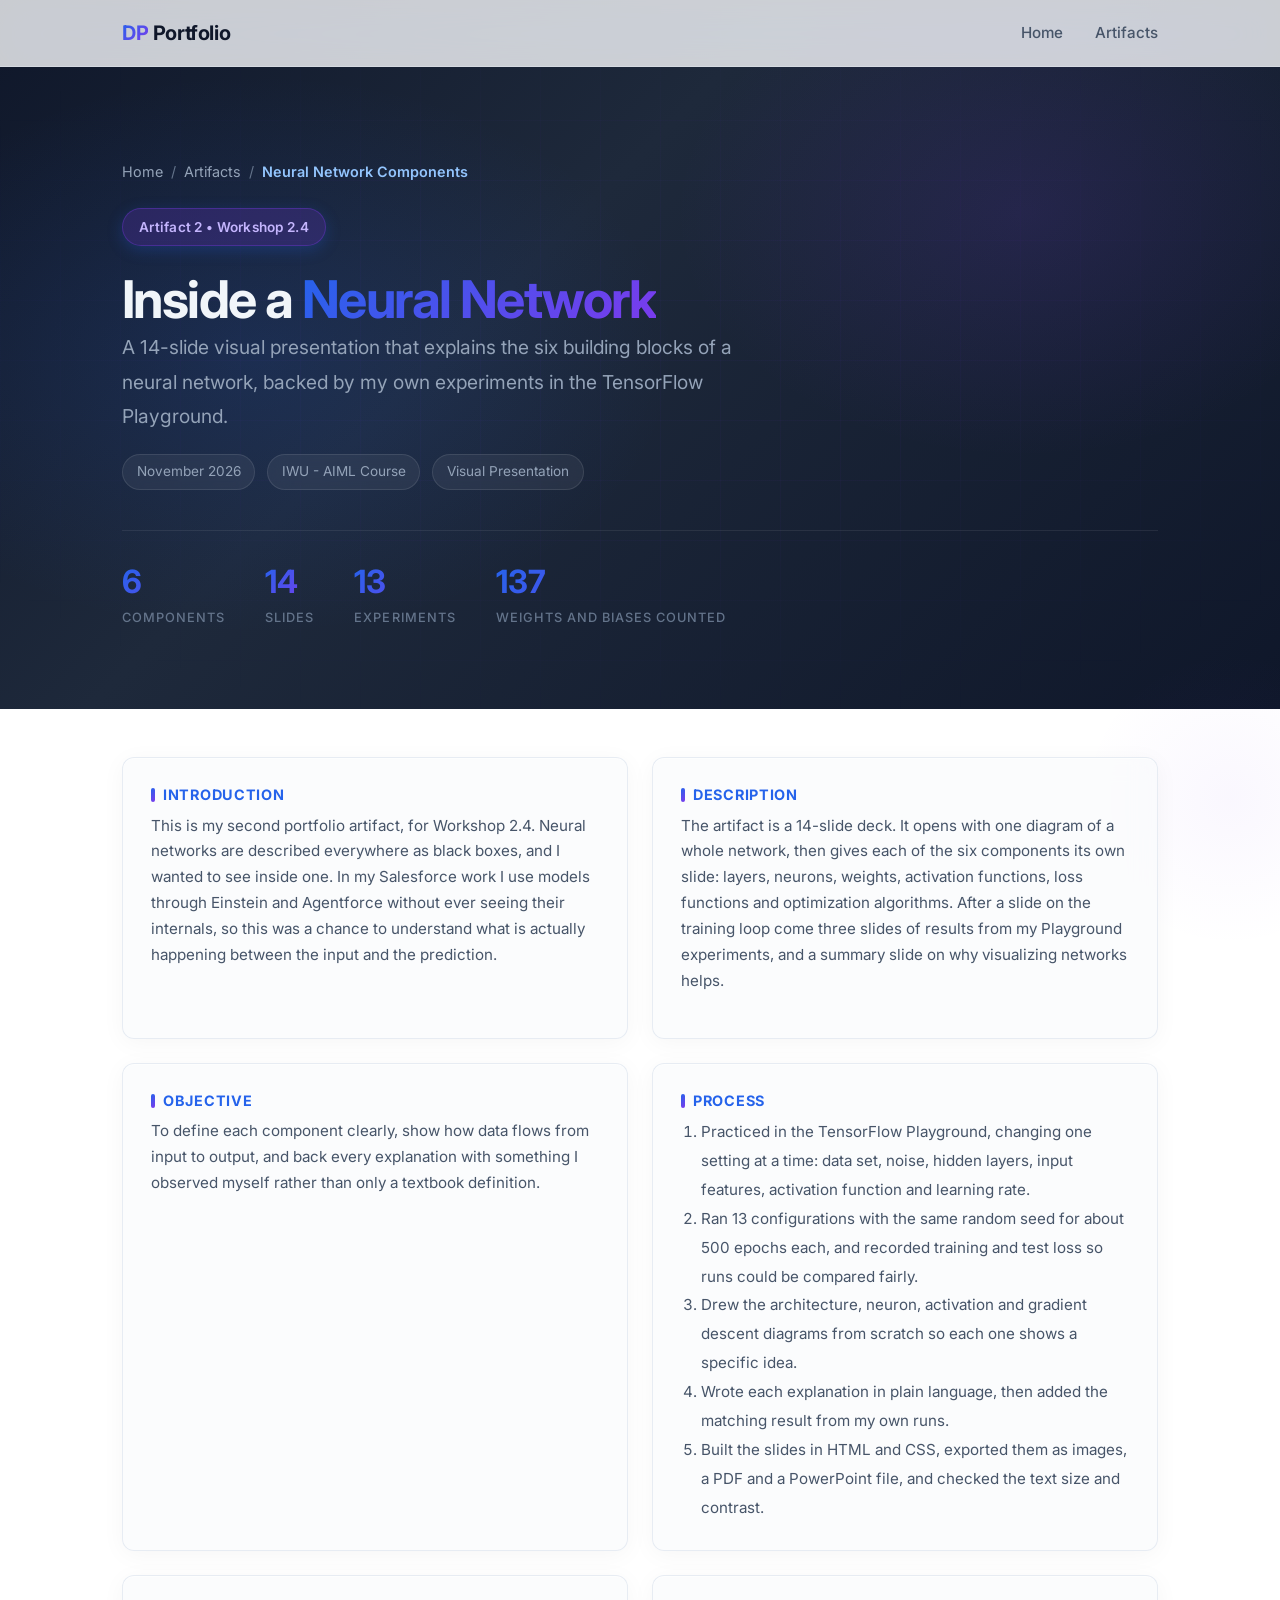
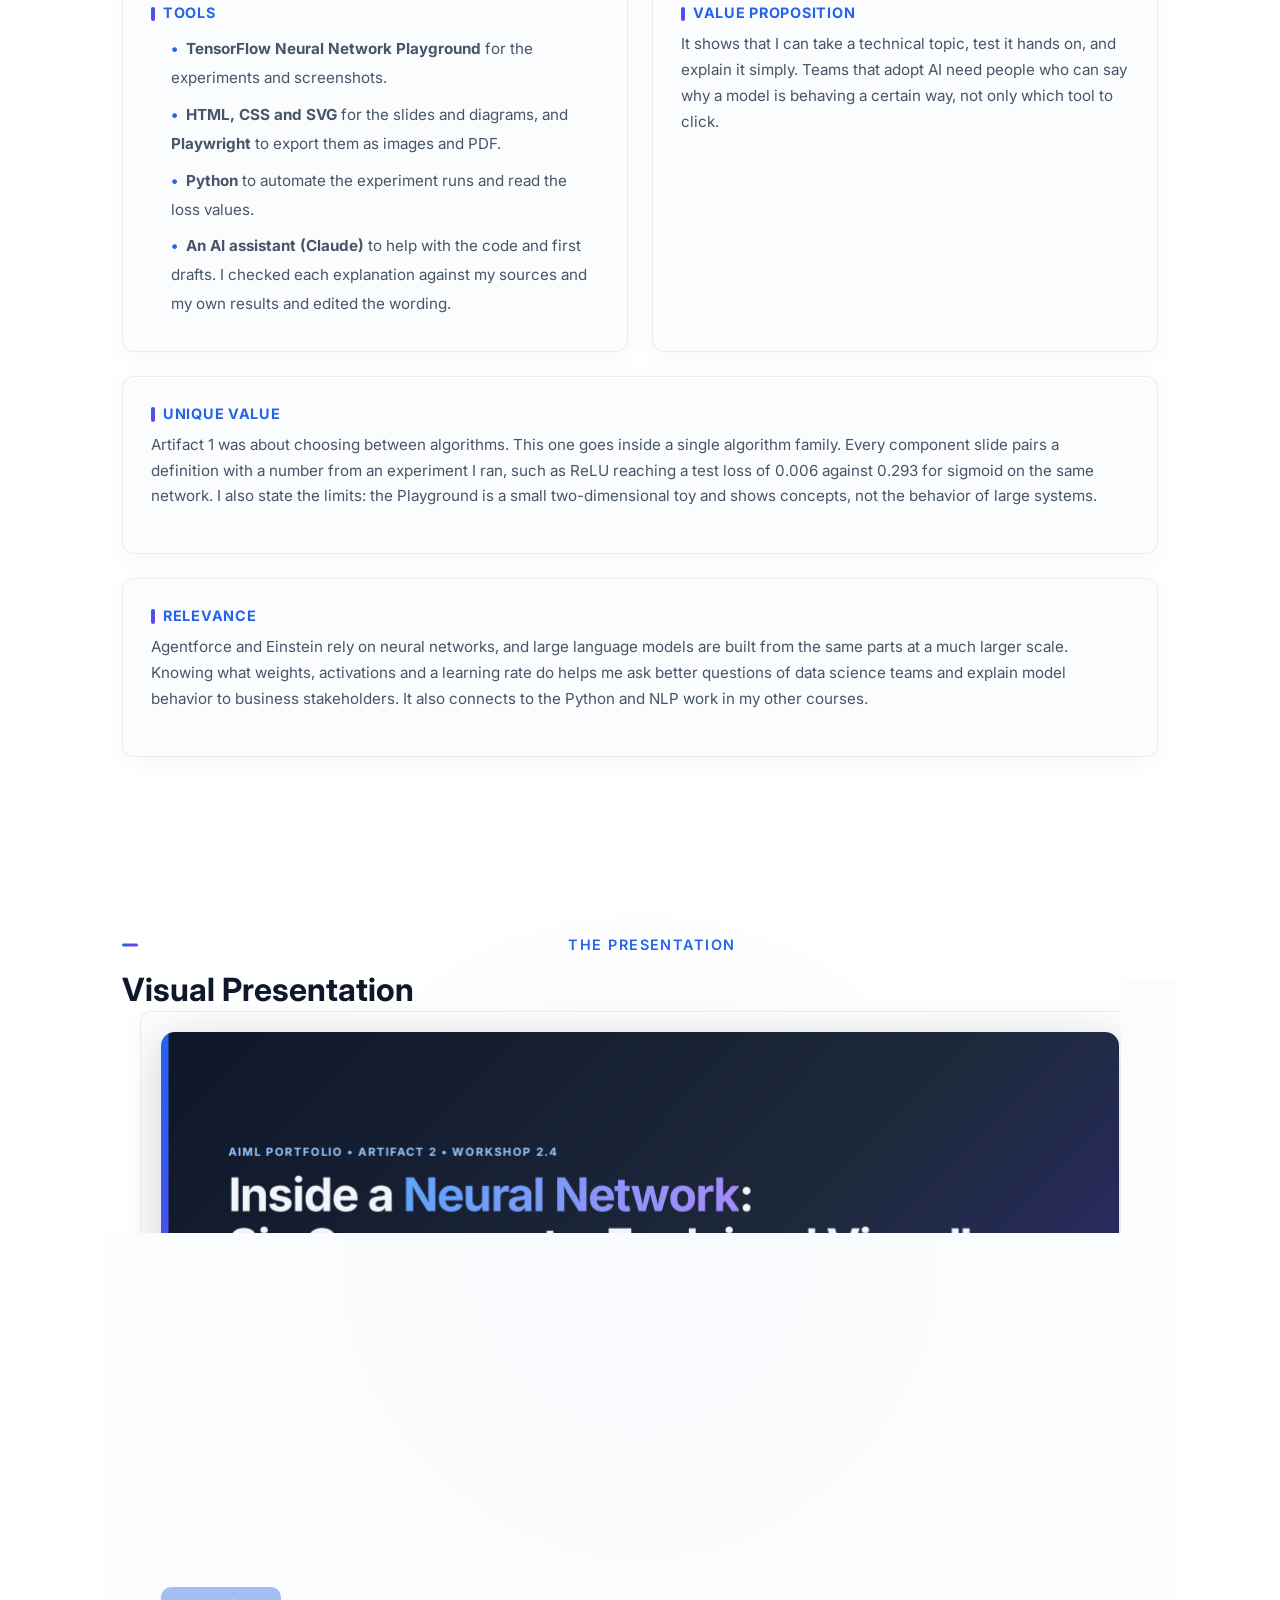
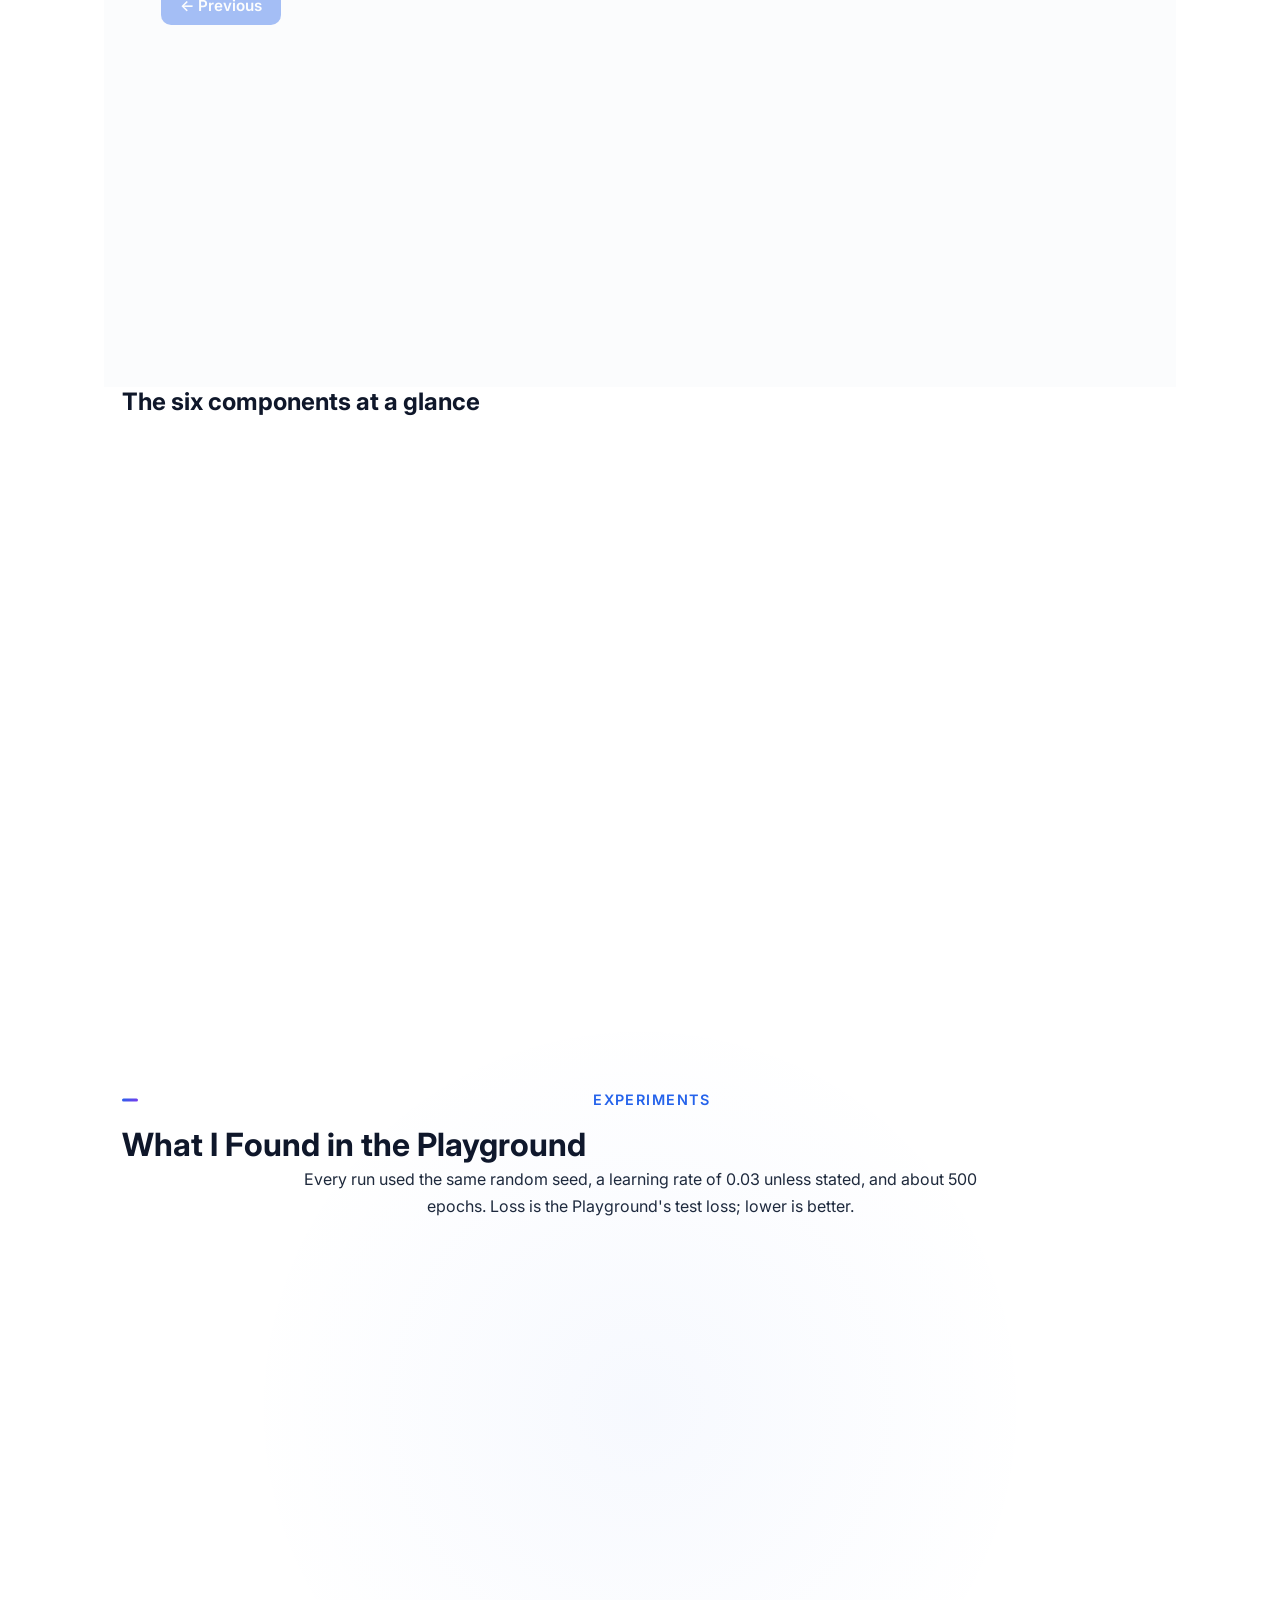
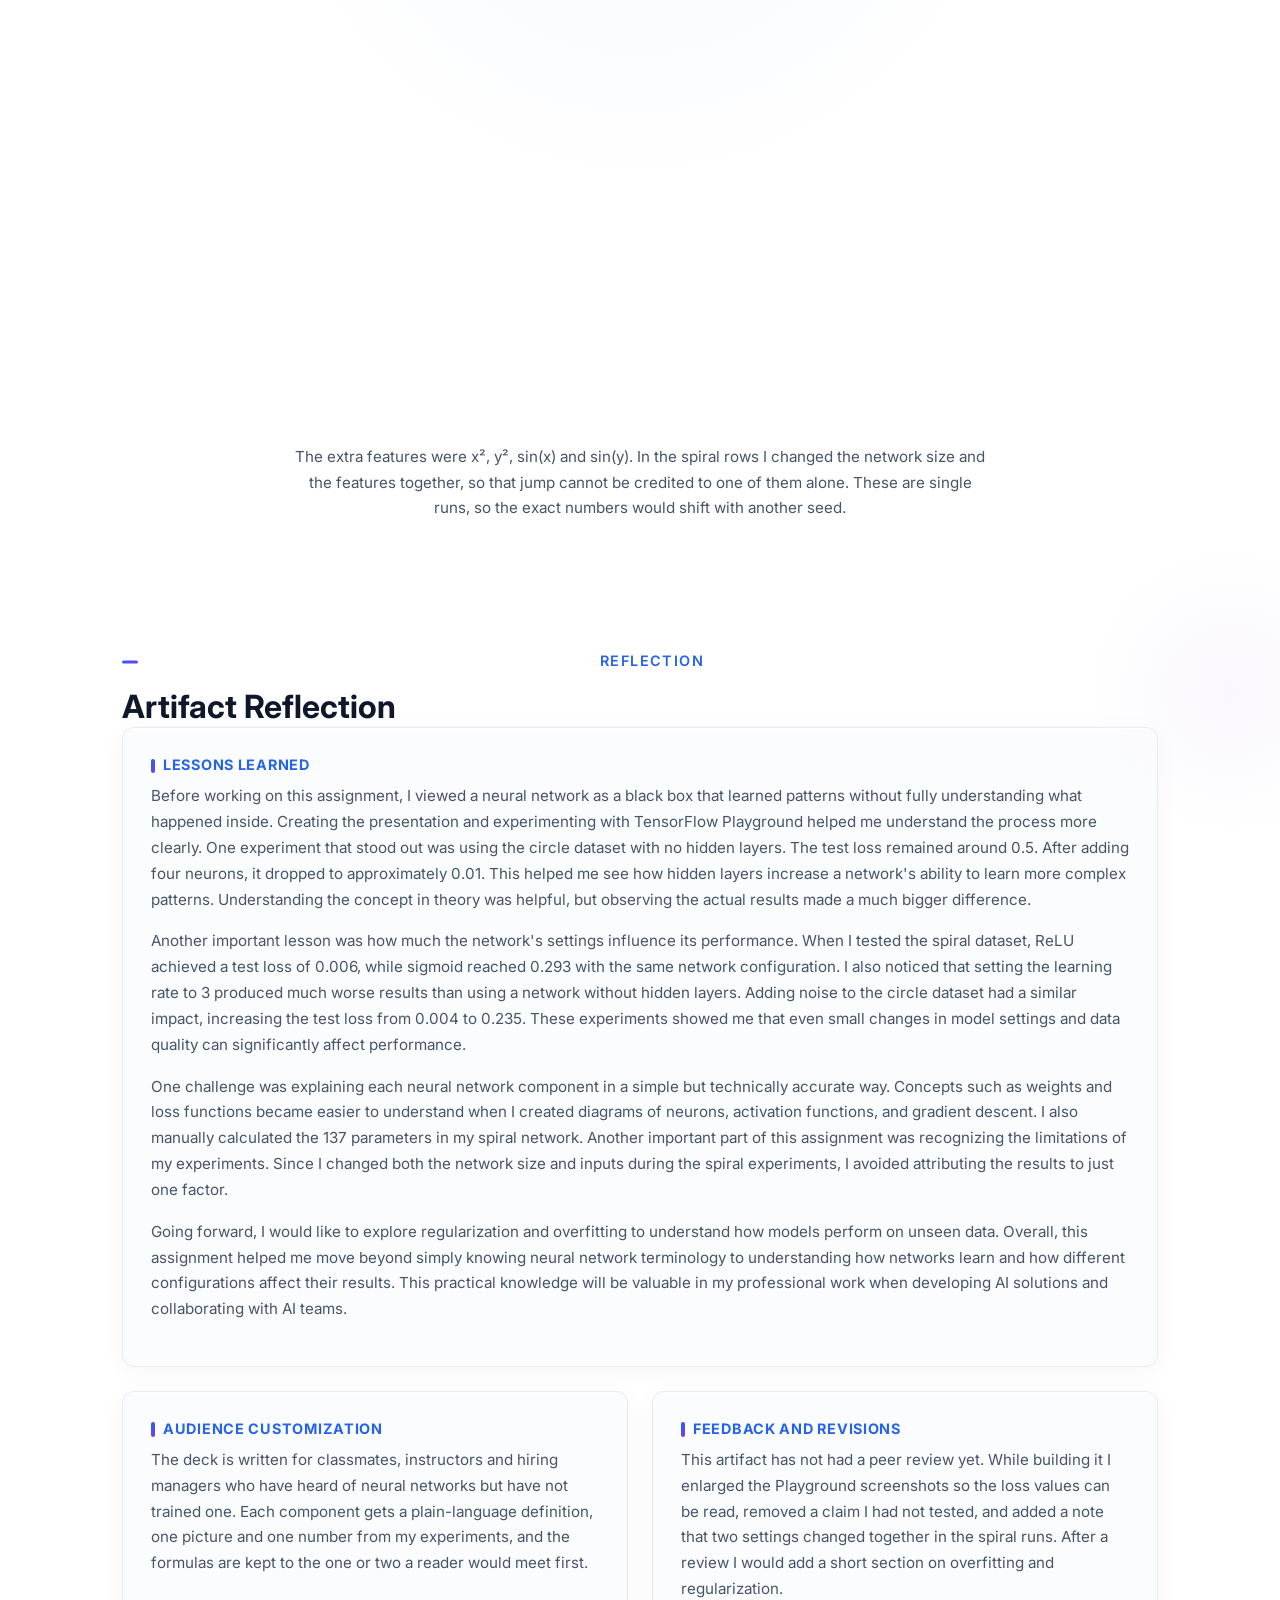
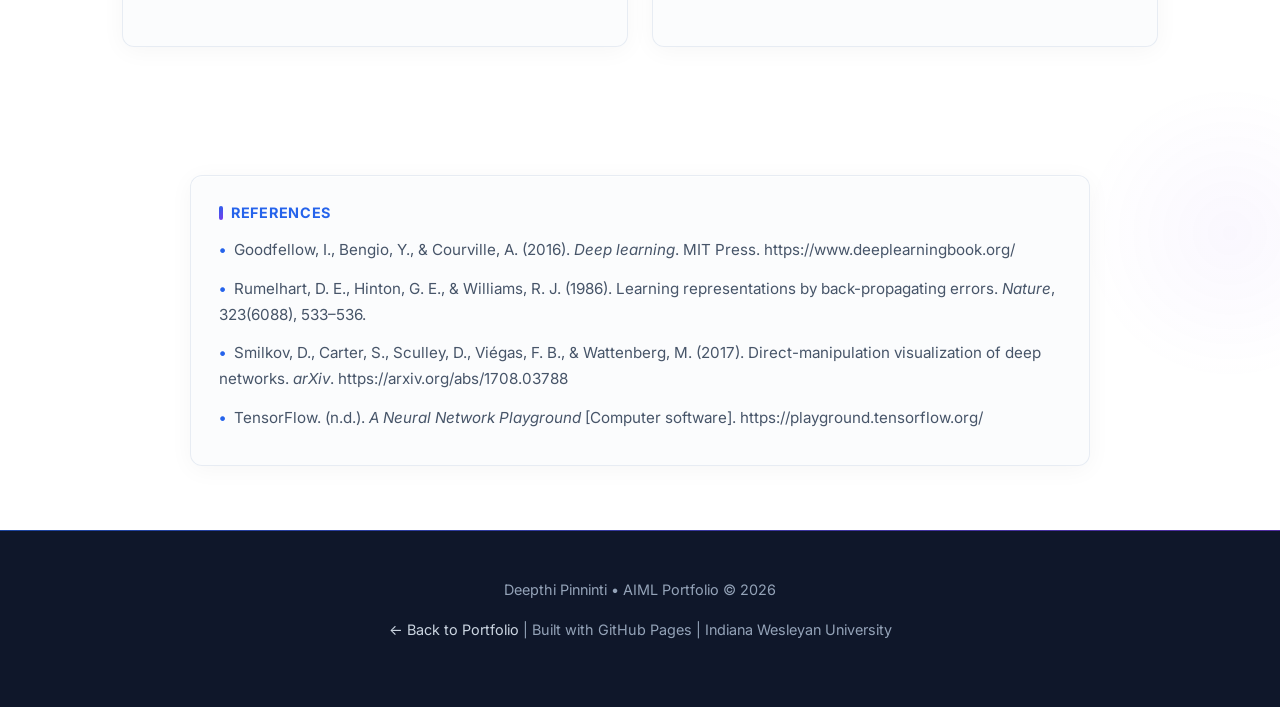
<file: artifacts/neural-network-components/index.html>
<!DOCTYPE html>
<html lang="en">
<head>
  <meta charset="UTF-8">
  <meta name="viewport" content="width=device-width, initial-scale=1.0">
  <title>Neural Network Components | Deepthi Pinninti Portfolio</title>
  <meta name="description" content="A 14-slide visual presentation that defines layers, neurons, weights, activation functions, loss functions and optimization algorithms, with results from my own TensorFlow Playground experiments.">
  <link rel="preconnect" href="https://fonts.googleapis.com">
  <link rel="preconnect" href="https://fonts.gstatic.com" crossorigin>
  <link href="https://fonts.googleapis.com/css2?family=Inter:wght@400;500;600;700&display=swap" rel="stylesheet">
  <link rel="stylesheet" href="../../css/style.css">
  <style>
    /* ===== Enhanced Hero ===== */
    .artifact-page-hero {
      position: relative;
      overflow: hidden;
      padding: 10rem 0 5rem;
      background: linear-gradient(135deg, #0f172a 0%, #1e293b 40%, #0f172a 100%);
      color: #f1f5f9;
    }

    .artifact-page-hero::before {
      content: '';
      position: absolute;
      inset: 0;
      background:
        radial-gradient(ellipse 600px 400px at 20% 50%, rgba(37, 99, 235, 0.15) 0%, transparent 70%),
        radial-gradient(ellipse 500px 350px at 80% 30%, rgba(124, 58, 237, 0.12) 0%, transparent 70%);
      pointer-events: none;
    }

    .artifact-page-hero .container {
      position: relative;
      z-index: 2;
    }

    .artifact-page-hero h1 {
      color: #f1f5f9;
      font-size: 3.25rem;
      letter-spacing: -0.03em;
      line-height: 1.15;
    }

    .artifact-page-hero .breadcrumb a {
      color: #94a3b8;
    }

    .artifact-page-hero .breadcrumb a:hover {
      color: #e2e8f0;
    }

    .artifact-page-hero .breadcrumb span {
      color: #64748b;
    }

    .artifact-page-hero .breadcrumb .breadcrumb-current {
      color: #93c5fd;
    }

    .artifact-page-hero .hero-tag {
      background: rgba(124, 58, 237, 0.2);
      border: 1px solid rgba(124, 58, 237, 0.35);
      color: #c4b5fd;
    }

    .artifact-page-hero .artifact-hero-desc {
      color: #94a3b8;
      font-size: 1.2rem;
      line-height: 1.8;
    }

    .artifact-page-hero .meta-tag {
      background: rgba(255, 255, 255, 0.06);
      border: 1px solid rgba(255, 255, 255, 0.1);
      color: #94a3b8;
    }

    /* ===== Particle Background ===== */
    .particle-bg {
      position: absolute;
      inset: 0;
      overflow: hidden;
      z-index: 0;
    }

    .particle-bg .particle {
      position: absolute;
      border-radius: 50%;
      pointer-events: none;
      animation: particleRise linear infinite;
      opacity: 0;
    }

    @keyframes particleRise {
      0% {
        transform: translateY(100vh) scale(0);
        opacity: 0;
      }
      10% { opacity: 1; }
      90% { opacity: 1; }
      100% {
        transform: translateY(-20vh) scale(1);
        opacity: 0;
      }
    }

    /* ===== Hero Grid Pattern ===== */
    .hero-grid-pattern {
      position: absolute;
      inset: 0;
      z-index: 0;
      background-image:
        linear-gradient(rgba(124, 58, 237, 0.04) 1px, transparent 1px),
        linear-gradient(90deg, rgba(124, 58, 237, 0.04) 1px, transparent 1px);
      background-size: 60px 60px;
      mask-image: radial-gradient(ellipse 80% 70% at 50% 50%, black 30%, transparent 80%);
      -webkit-mask-image: radial-gradient(ellipse 80% 70% at 50% 50%, black 30%, transparent 80%);
    }

    /* ===== Hero Stats Bar ===== */
    .hero-stats {
      display: flex;
      gap: 2.5rem;
      margin-top: 2.5rem;
      padding-top: 2rem;
      border-top: 1px solid rgba(255, 255, 255, 0.08);
    }

    .hero-stat {
      text-align: left;
    }

    .hero-stat .stat-number {
      display: block;
      font-size: 2rem;
      font-weight: 700;
      background: var(--gradient);
      -webkit-background-clip: text;
      -webkit-text-fill-color: transparent;
      background-clip: text;
      line-height: 1.2;
    }

    .hero-stat .stat-label {
      font-size: 0.8rem;
      color: #64748b;
      text-transform: uppercase;
      letter-spacing: 0.08em;
      font-weight: 500;
    }

    /* ===== Glass Card ===== */
    .glass-card {
      background: rgba(248, 250, 252, 0.6);
      backdrop-filter: blur(12px);
      -webkit-backdrop-filter: blur(12px);
      border: 1px solid rgba(226, 232, 240, 0.8);
      box-shadow:
        0 4px 24px rgba(0, 0, 0, 0.04),
        inset 0 1px 0 rgba(255, 255, 255, 0.6);
      transition: all 0.35s cubic-bezier(0.4, 0, 0.2, 1);
    }

    .glass-card:hover {
      background: rgba(248, 250, 252, 0.85);
      border-color: rgba(37, 99, 235, 0.25);
      box-shadow:
        0 8px 32px rgba(37, 99, 235, 0.08),
        0 2px 8px rgba(0, 0, 0, 0.06),
        inset 0 1px 0 rgba(255, 255, 255, 0.8);
      transform: translateY(-4px);
    }

    /* ===== Tilt Card ===== */
    .tilt-card {
      transition: all 0.4s cubic-bezier(0.4, 0, 0.2, 1);
      transform-style: preserve-3d;
      will-change: transform;
    }

    .tilt-card:hover {
      box-shadow:
        0 20px 40px rgba(37, 99, 235, 0.1),
        0 4px 12px rgba(0, 0, 0, 0.06);
    }

    /* ===== Info Card Enhancements ===== */
    .info-card.glass-card {
      position: relative;
      overflow: hidden;
    }

    .info-card.glass-card::after {
      content: '';
      position: absolute;
      top: 0;
      left: 0;
      right: 0;
      height: 3px;
      background: var(--gradient);
      transform: scaleX(0);
      transform-origin: left;
      transition: transform 0.4s cubic-bezier(0.4, 0, 0.2, 1);
    }

    .info-card.glass-card:hover::after {
      transform: scaleX(1);
    }

    .info-card.glass-card h4 {
      display: flex;
      align-items: center;
      gap: 0.5rem;
    }

    .info-card.glass-card h4::before {
      content: '';
      display: inline-block;
      width: 4px;
      height: 1em;
      background: var(--gradient);
      border-radius: 2px;
      flex-shrink: 0;
    }

    /* ===== Enhanced Artifact Content ===== */
    .artifact-content {
      position: relative;
    }

    .artifact-content::before {
      content: '';
      position: absolute;
      top: -60px;
      right: -100px;
      width: 300px;
      height: 300px;
      border-radius: 50%;
      background: radial-gradient(circle, rgba(124, 58, 237, 0.04) 0%, transparent 70%);
      pointer-events: none;
    }

    /* ===== Comparison Section ===== */
    .comparison-section {
      position: relative;
      overflow: hidden;
    }

    .comparison-section::before {
      content: '';
      position: absolute;
      top: 0;
      left: 50%;
      transform: translateX(-50%);
      width: 800px;
      height: 800px;
      border-radius: 50%;
      background: radial-gradient(circle, rgba(37, 99, 235, 0.04) 0%, transparent 70%);
      pointer-events: none;
    }

    /* Intro cards: ML vs DL */
    .intro-grid {
      display: grid;
      grid-template-columns: 1fr 1fr;
      gap: 2rem;
      margin-top: 2.5rem;
    }

    .intro-card {
      padding: 2rem;
      border-radius: var(--radius-lg);
      position: relative;
      overflow: hidden;
    }

    .intro-card::before {
      content: '';
      position: absolute;
      top: 0;
      left: 0;
      right: 0;
      height: 4px;
    }

    .intro-card.ml-card::before {
      background: linear-gradient(90deg, #2563eb, #3b82f6);
    }

    .intro-card.dl-card::before {
      background: linear-gradient(90deg, #7c3aed, #a78bfa);
    }

    .intro-card h3 {
      font-size: 1.35rem;
      margin-bottom: 1rem;
    }

    .intro-card .accent-label {
      display: inline-block;
      font-size: 0.75rem;
      font-weight: 600;
      text-transform: uppercase;
      letter-spacing: 0.1em;
      padding: 0.25rem 0.75rem;
      border-radius: 100px;
      margin-bottom: 1rem;
    }

    .ml-card .accent-label {
      background: rgba(37, 99, 235, 0.1);
      color: #2563eb;
    }

    .dl-card .accent-label {
      background: rgba(124, 58, 237, 0.1);
      color: #7c3aed;
    }

    .intro-card ul {
      list-style: none;
      padding: 0;
    }

    .intro-card ul li {
      padding: 0.35rem 0;
      padding-left: 1.25rem;
      position: relative;
      color: var(--text-light);
      font-size: 0.95rem;
    }

    .intro-card ul li::before {
      content: '';
      position: absolute;
      left: 0;
      top: 0.75rem;
      width: 6px;
      height: 6px;
      border-radius: 50%;
    }

    .ml-card ul li::before {
      background: #2563eb;
    }

    .dl-card ul li::before {
      background: #7c3aed;
    }

    /* ===== Case Study Cards ===== */
    .case-study {
      margin-top: 4rem;
    }

    .case-study-header {
      display: flex;
      align-items: center;
      gap: 1rem;
      margin-bottom: 2rem;
    }

    .case-study-number {
      display: flex;
      align-items: center;
      justify-content: center;
      width: 48px;
      height: 48px;
      border-radius: 14px;
      font-weight: 700;
      font-size: 1.25rem;
      color: white;
      flex-shrink: 0;
    }

    .case-study.ml-case .case-study-number {
      background: linear-gradient(135deg, #2563eb, #3b82f6);
    }

    .case-study.dl-case .case-study-number {
      background: linear-gradient(135deg, #7c3aed, #a78bfa);
    }

    .case-study-header h3 {
      font-size: 1.5rem;
    }

    .case-study-header .case-label {
      font-size: 0.8rem;
      font-weight: 600;
      text-transform: uppercase;
      letter-spacing: 0.08em;
      display: block;
    }

    .case-study.ml-case .case-label {
      color: #2563eb;
    }

    .case-study.dl-case .case-label {
      color: #7c3aed;
    }

    .case-study-body {
      padding: 2rem;
      border-radius: var(--radius-lg);
    }

    .case-study-body > p {
      font-size: 1.05rem;
      line-height: 1.8;
      color: var(--text-light);
      margin-bottom: 2rem;
    }

    .suitability-grid {
      display: grid;
      grid-template-columns: 1fr 1fr;
      gap: 1.5rem;
    }

    .suit-card {
      padding: 1.5rem;
      border-radius: var(--radius);
      border: 1px solid var(--border);
      background: var(--bg);
    }

    .suit-card h4 {
      font-size: 1.05rem;
      margin-bottom: 0.75rem;
      display: flex;
      align-items: center;
      gap: 0.5rem;
    }

    .suit-card h4 .icon {
      font-size: 1.1rem;
    }

    .suit-card.suits h4 .icon {
      color: var(--success);
    }

    .suit-card.doesnt h4 .icon {
      color: #ef4444;
    }

    .suit-card ul {
      list-style: none;
      padding: 0;
    }

    .suit-card ul li {
      padding: 0.3rem 0;
      padding-left: 1rem;
      position: relative;
      color: var(--text-light);
      font-size: 0.93rem;
      line-height: 1.6;
    }

    .suit-card.suits ul li::before {
      content: '+';
      position: absolute;
      left: 0;
      font-weight: 700;
      color: var(--success);
    }

    .suit-card.doesnt ul li::before {
      content: '\2013';
      position: absolute;
      left: 0;
      font-weight: 700;
      color: #ef4444;
    }

    /* ===== Key Differences Section ===== */
    .differences-section {
      position: relative;
    }

    .diff-grid {
      display: grid;
      grid-template-columns: repeat(auto-fit, minmax(300px, 1fr));
      gap: 1.5rem;
      margin-top: 2.5rem;
    }

    .diff-card {
      padding: 1.75rem;
      border-radius: var(--radius-lg);
    }

    .diff-card h4 {
      font-size: 1.05rem;
      margin-bottom: 1rem;
    }

    .diff-row {
      display: flex;
      gap: 1rem;
      margin-bottom: 0.75rem;
    }

    .diff-label {
      font-size: 0.75rem;
      font-weight: 600;
      text-transform: uppercase;
      letter-spacing: 0.08em;
      min-width: 32px;
      padding-top: 0.15rem;
    }

    .diff-label.ml {
      color: #2563eb;
    }

    .diff-label.dl {
      color: #7c3aed;
    }

    .diff-value {
      font-size: 0.93rem;
      color: var(--text-light);
      line-height: 1.5;
    }

    /* ===== Conclusion ===== */
    .conclusion-card {
      padding: 2.5rem;
      border-radius: var(--radius-lg);
      position: relative;
      overflow: hidden;
      margin-top: 2.5rem;
    }

    .conclusion-card::before {
      content: '';
      position: absolute;
      top: 0;
      left: 0;
      right: 0;
      height: 4px;
      background: var(--gradient);
    }

    .conclusion-card h3 {
      margin-bottom: 1rem;
    }

    .conclusion-card p {
      font-size: 1.05rem;
      line-height: 1.8;
      color: var(--text-light);
    }

    /* ===== References ===== */
    .references-section .info-card {
      position: relative;
      overflow: hidden;
    }

    .references-section .info-card::before {
      content: '';
      position: absolute;
      top: 0;
      left: 0;
      right: 0;
      height: 3px;
      background: var(--gradient);
    }

    .references-section .info-card ul li {
      padding: 0.4rem 0;
      transition: all 0.2s ease;
    }

    .references-section .info-card ul li:hover {
      padding-left: 0.5rem;
      color: var(--text);
    }

    /* ===== Enhanced Footer ===== */
    .footer {
      position: relative;
      overflow: hidden;
    }

    .footer::before {
      content: '';
      position: absolute;
      top: 0;
      left: 0;
      right: 0;
      height: 1px;
      background: var(--gradient);
    }

    /* ===== Reduced Motion ===== */
    @media (prefers-reduced-motion: reduce) {
      .particle-bg .particle {
        animation: none;
        display: none;
      }

      .tilt-card:hover,
      .glass-card:hover {
        transform: none;
      }
    }

    /* ===== Responsive ===== */
    @media (max-width: 768px) {
      .artifact-page-hero {
        padding: 8rem 0 3rem;
      }

      .artifact-page-hero h1 {
        font-size: 2.25rem;
      }

      .hero-stats {
        gap: 1.5rem;
        flex-wrap: wrap;
      }

      .hero-stat .stat-number {
        font-size: 1.5rem;
      }

      .intro-grid {
        grid-template-columns: 1fr;
      }

      .suitability-grid {
        grid-template-columns: 1fr;
      }

      .diff-grid {
        grid-template-columns: 1fr;
      }
    }
  
    /* ===== Artifact 1: infographic and algorithm table ===== */
    .map-figure { padding: 1rem; }
    .map-scroll { overflow-x: auto; border-radius: 12px; }
    .map-scroll img { display: block; width: 100%; min-width: 900px; height: auto; border-radius: 10px; background: #f4f7fb; }
    .map-caption { margin-top: 0.75rem; font-size: 0.9rem; color: var(--text-light); }
    .map-caption a { color: var(--primary, #2563eb); font-weight: 600; }
    .algo-table-wrap { overflow-x: auto; margin-top: 1.5rem; border-radius: 12px; }
    .algo-table { width: 100%; min-width: 820px; border-collapse: collapse; font-size: 0.92rem; background: rgba(255,255,255,0.7); }
    .algo-table th, .algo-table td { text-align: left; padding: 0.7rem 0.9rem; border-bottom: 1px solid rgba(148,163,184,0.35); vertical-align: top; color: var(--text-light); }
    .algo-table thead th { font-size: 0.75rem; text-transform: uppercase; letter-spacing: 0.08em; background: rgba(37,99,235,0.08); color: #1e293b; }
    .algo-table tbody th { color: #0f172a; font-weight: 600; }
    .learn-badge { display: inline-block; padding: 0.15rem 0.6rem; border-radius: 999px; font-size: 0.78rem; font-weight: 600; white-space: nowrap; }
    .learn-sup { background: #0f172a; color: #fff; }
    .learn-self { background: #dde4f0; color: #0f172a; border: 1.5px solid #0f172a; }
    .learn-uns { background: #fff; color: #5b45a8; border: 1.5px solid #5b45a8; }

    /* ===== Deep dives ===== */
    .deep-list { display: flex; flex-direction: column; gap: 1.5rem; }
    .deep-card { display: grid; grid-template-columns: minmax(0, 1.25fr) minmax(0, 1fr); gap: 1.75rem; padding: 1.75rem; align-items: start; }
    .deep-card:nth-child(even) .deep-fig { order: -1; }
    .deep-badges { display: flex; flex-wrap: wrap; gap: 0.6rem; align-items: center; margin-bottom: 0.5rem; }
    .deep-domain { font-size: 0.82rem; font-weight: 600; color: var(--text-light); text-transform: uppercase; letter-spacing: 0.06em; }
    .deep-text h3 { margin: 0 0 0.5rem; font-size: 1.5rem; }
    .deep-text h4 { margin: 1rem 0 0.4rem; font-size: 0.82rem; letter-spacing: 0.1em; text-transform: uppercase; color: #2563eb; }
    .deep-intro { font-size: 1.02rem; color: #0f172a; }
    .deep-text ol { padding-left: 1.25rem; line-height: 1.7; color: var(--text-light); font-size: 0.95rem; }
    .deep-text ol li { margin-bottom: 0.35rem; }
    .deep-text p { margin: 0.7rem 0 0; color: var(--text-light); font-size: 0.95rem; line-height: 1.7; }
    .deep-note { border-left: 3px solid #cbd5e1; padding-left: 0.8rem; }
    .deep-fig { margin: 0; position: sticky; top: 90px; }
    .deep-fig img { display: block; width: 100%; height: auto; border-radius: 10px; border: 1px solid rgba(148,163,184,0.4); background: #fff; }
    @media (max-width: 860px) { .deep-card { grid-template-columns: 1fr; } .deep-card:nth-child(even) .deep-fig { order: 0; } .deep-fig { position: static; } }
  
    /* ===== Slide viewer ===== */
    .viewer{max-width:1000px;margin:0 auto}
    .viewer-stage{position:relative;border-radius:14px;overflow:hidden;box-shadow:0 10px 40px rgba(15,23,42,.18);background:#f8fafc;aspect-ratio:16/9}
    .viewer-stage img{display:block;width:100%;height:100%;object-fit:contain}
    .viewer-stage img[hidden]{display:none}
    .viewer-bar{display:flex;align-items:center;justify-content:space-between;gap:1rem;margin:1rem 0}
    .viewer-btn{border:0;background:#2563eb;color:#fff;font:600 .95rem Inter,sans-serif;padding:.6rem 1.2rem;border-radius:10px;cursor:pointer}
    .viewer-btn:disabled{opacity:.4;cursor:default}
    .viewer-count{font-weight:600;color:var(--text-light)}
    .thumbs{display:grid;grid-template-columns:repeat(7,1fr);gap:.5rem}
    .thumbs button{padding:0;border:2px solid transparent;border-radius:8px;overflow:hidden;cursor:pointer;background:none}
    .thumbs button[aria-current="true"]{border-color:#2563eb}
    .thumbs img{display:block;width:100%;height:auto}
    .dl-row{display:flex;gap:.75rem;flex-wrap:wrap;justify-content:center;margin-top:1.25rem}
    .dl-row a{padding:.6rem 1.2rem;border-radius:10px;border:2px solid #2563eb;color:#2563eb;font-weight:600;text-decoration:none}
    .dl-row a:hover{background:#2563eb;color:#fff}
    @media(max-width:700px){.thumbs{grid-template-columns:repeat(4,1fr)}.viewer-btn{padding:.5rem .8rem}}
  </style>
</head>
<body>
  <a href="#main" class="skip-link">Skip to main content</a>
  <nav class="navbar" aria-label="Main navigation">
    <div class="container">
      <a href="../../index.html" class="nav-brand"><span>DP</span> Portfolio</a>
      <ul class="nav-links">
        <li><a href="../../index.html">Home</a></li>
        <li><a href="../../index.html#artifacts">Artifacts</a></li>
      </ul>
    </div>
  </nav>

  <main id="main">
    <section class="artifact-page-hero">
      <div class="hero-grid-pattern" aria-hidden="true"></div>
      <div class="particle-bg" aria-hidden="true"></div>
      <div class="container">
        <nav class="breadcrumb" aria-label="Breadcrumb">
          <a href="../../index.html">Home</a>
          <span aria-hidden="true">/</span>
          <a href="../../index.html#artifacts">Artifacts</a>
          <span aria-hidden="true">/</span>
          <span class="breadcrumb-current" aria-current="page">Neural Network Components</span>
        </nav>
        <div class="hero-tag">Artifact 2 &bull; Workshop 2.4</div>
        <h1>Inside a <span class="gradient-text">Neural Network</span></h1>
        <p class="artifact-hero-desc">A 14-slide visual presentation that explains the six building blocks of a neural network, backed by my own experiments in the TensorFlow Playground.</p>
        <div class="artifact-meta">
          <span class="meta-tag">November 2026</span>
          <span class="meta-tag">IWU - AIML Course</span>
          <span class="meta-tag">Visual Presentation</span>
        </div>
        <div class="hero-stats">
          <div class="hero-stat"><span class="stat-number">6</span><span class="stat-label">Components</span></div>
          <div class="hero-stat"><span class="stat-number">14</span><span class="stat-label">Slides</span></div>
          <div class="hero-stat"><span class="stat-number">13</span><span class="stat-label">Experiments</span></div>
          <div class="hero-stat"><span class="stat-number">137</span><span class="stat-label">Weights and biases counted</span></div>
        </div>
      </div>
    </section>

    <section class="artifact-content reveal">
      <div class="container">
        <div class="artifact-info-grid">
          <div class="info-card glass-card reveal" data-delay="0">
            <h4>Introduction</h4>
            <p>This is my second portfolio artifact, for Workshop 2.4. Neural networks are described everywhere as black boxes, and I wanted to see inside one. In my Salesforce work I use models through Einstein and Agentforce without ever seeing their internals, so this was a chance to understand what is actually happening between the input and the prediction.</p>
          </div>
          <div class="info-card glass-card reveal" data-delay="50">
            <h4>Description</h4>
            <p>The artifact is a 14-slide deck. It opens with one diagram of a whole network, then gives each of the six components its own slide: layers, neurons, weights, activation functions, loss functions and optimization algorithms. After a slide on the training loop come three slides of results from my Playground experiments, and a summary slide on why visualizing networks helps.</p>
          </div>
          <div class="info-card glass-card reveal" data-delay="100">
            <h4>Objective</h4>
            <p>To define each component clearly, show how data flows from input to output, and back every explanation with something I observed myself rather than only a textbook definition.</p>
          </div>
          <div class="info-card glass-card reveal" data-delay="150">
            <h4>Process</h4>
            <ol style="padding-left:1.25rem;line-height:1.9;color:var(--text-light);font-size:0.95rem;">
              <li>Practiced in the TensorFlow Playground, changing one setting at a time: data set, noise, hidden layers, input features, activation function and learning rate.</li>
              <li>Ran 13 configurations with the same random seed for about 500 epochs each, and recorded training and test loss so runs could be compared fairly.</li>
              <li>Drew the architecture, neuron, activation and gradient descent diagrams from scratch so each one shows a specific idea.</li>
              <li>Wrote each explanation in plain language, then added the matching result from my own runs.</li>
              <li>Built the slides in HTML and CSS, exported them as images, a PDF and a PowerPoint file, and checked the text size and contrast.</li>
            </ol>
          </div>
          <div class="info-card glass-card reveal" data-delay="200">
            <h4>Tools</h4>
            <ul style="padding-left:1.25rem;line-height:1.9;color:var(--text-light);font-size:0.95rem;">
              <li><strong>TensorFlow Neural Network Playground</strong> for the experiments and screenshots.</li>
              <li><strong>HTML, CSS and SVG</strong> for the slides and diagrams, and <strong>Playwright</strong> to export them as images and PDF.</li>
              <li><strong>Python</strong> to automate the experiment runs and read the loss values.</li>
              <li><strong>An AI assistant (Claude)</strong> to help with the code and first drafts. I checked each explanation against my sources and my own results and edited the wording.</li>
            </ul>
          </div>
          <div class="info-card glass-card reveal" data-delay="250">
            <h4>Value Proposition</h4>
            <p>It shows that I can take a technical topic, test it hands on, and explain it simply. Teams that adopt AI need people who can say why a model is behaving a certain way, not only which tool to click.</p>
          </div>
          <div class="info-card glass-card full-width reveal" data-delay="300">
            <h4>Unique Value</h4>
            <p>Artifact 1 was about choosing between algorithms. This one goes inside a single algorithm family. Every component slide pairs a definition with a number from an experiment I ran, such as ReLU reaching a test loss of 0.006 against 0.293 for sigmoid on the same network. I also state the limits: the Playground is a small two-dimensional toy and shows concepts, not the behavior of large systems.</p>
          </div>
          <div class="info-card glass-card full-width reveal" data-delay="350">
            <h4>Relevance</h4>
            <p>Agentforce and Einstein rely on neural networks, and large language models are built from the same parts at a much larger scale. Knowing what weights, activations and a learning rate do helps me ask better questions of data science teams and explain model behavior to business stakeholders. It also connects to the Python and NLP work in my other courses.</p>
          </div>
        </div>
      </div>
    </section>

    <section class="comparison-section" id="presentation">
      <div class="container">
        <div class="section-label" style="text-align:center;display:block;">The Presentation</div>
        <h2>Visual Presentation</h2>
        <div class="viewer glass-card reveal" id="viewer" style="padding:1.25rem;">
          <div class="viewer-stage" id="stage" aria-live="polite"><img src="slides/slide_01.png" alt="Title slide: Inside a Neural Network, six components explained visually." data-i="0" hidden><img src="slides/slide_02.png" alt="Diagram of a neural network with an input layer of three nodes, two hidden layers of four neurons and one output node, with lines for weights, an activation curve inside each neuron, a loss box at the right and a dashed arrow showing the optimizer sending the error back." data-i="1" hidden><img src="slides/slide_03.png" alt="Slide describing the input layer, hidden layers and output layer, with a result from the Playground: test loss 0.503 with no hidden layer and 0.010 with four hidden neurons." data-i="2" hidden><img src="slides/slide_04.png" alt="Diagram of one neuron that multiplies inputs 0.5 and -1.0 by weights 0.8 and 0.3, adds a bias of 0.1 to get 0.2, and applies tanh to output 0.197." data-i="3" hidden><img src="slides/slide_05.png" alt="Slide explaining weights and biases, with a parameter count for the spiral network: 120 weights plus 17 biases equals 137 learned numbers." data-i="4" hidden><img src="slides/slide_06.png" alt="Plots of the sigmoid, tanh and ReLU activation functions with notes on each, and the spiral test losses of 0.006 for ReLU, 0.065 for tanh and 0.293 for sigmoid." data-i="5" hidden><img src="slides/slide_07.png" alt="Slide about loss functions with the mean squared error and cross-entropy formulas and a table of train and test loss for three networks on the circle data." data-i="6" hidden><img src="slides/slide_08.png" alt="Gradient descent diagram: a ball rolling down a loss curve in steps, with the update rule w equals w minus eta times the gradient, and a table of test loss for learning rates 0.001, 0.03 and 3." data-i="7" hidden><img src="slides/slide_09.png" alt="Four-step training loop: forward pass, measure loss, backpropagate, update weights." data-i="8" hidden><img src="slides/slide_10.png" alt="Screenshot of the TensorFlow Playground with the spiral data, two hidden layers of eight neurons and ReLU after 503 epochs, with a list of the settings I varied." data-i="9" hidden><img src="slides/slide_11.png" alt="Three Playground output panels for the circle data with no hidden layer, one hidden layer of four neurons, and two hidden layers of four and two neurons, with test losses 0.503, 0.010 and 0.004." data-i="10" hidden><img src="slides/slide_12.png" alt="Three Playground output panels: circle with no noise, circle with noise 40, and spiral with a small network, with their train and test losses." data-i="11" hidden><img src="slides/slide_13.png" alt="Three Playground output panels for the spiral data using tanh, ReLU and sigmoid with the same two layers of eight neurons, with test losses 0.065, 0.006 and 0.293." data-i="12" hidden><img src="slides/slide_14.png" alt="Summary slide on why visualizing neural networks matters and the key insights from the experiments." data-i="13" hidden><noscript><p style="padding:2rem">Turn on JavaScript to flip through the slides here, or open the <a href="Neural_Network_Components.pdf">PDF</a>.</p></noscript></div>
          <div class="viewer-bar">
            <button class="viewer-btn" id="prev" type="button">&#8592; Previous</button>
            <span class="viewer-count" id="count">Slide 1 of 14</span>
            <button class="viewer-btn" id="next" type="button">Next &#8594;</button>
          </div>
          <div class="thumbs" id="thumbs"><button type="button" data-go="0" aria-label="Go to slide 1: Inside a Neural Network"><img src="slides/slide_01.png" alt="" loading="lazy"></button><button type="button" data-go="1" aria-label="Go to slide 2: How a neural network is put together"><img src="slides/slide_02.png" alt="" loading="lazy"></button><button type="button" data-go="2" aria-label="Go to slide 3: Layers"><img src="slides/slide_03.png" alt="" loading="lazy"></button><button type="button" data-go="3" aria-label="Go to slide 4: Neurons"><img src="slides/slide_04.png" alt="" loading="lazy"></button><button type="button" data-go="4" aria-label="Go to slide 5: Weights and biases"><img src="slides/slide_05.png" alt="" loading="lazy"></button><button type="button" data-go="5" aria-label="Go to slide 6: Activation functions"><img src="slides/slide_06.png" alt="" loading="lazy"></button><button type="button" data-go="6" aria-label="Go to slide 7: Loss functions"><img src="slides/slide_07.png" alt="" loading="lazy"></button><button type="button" data-go="7" aria-label="Go to slide 8: Optimization algorithms"><img src="slides/slide_08.png" alt="" loading="lazy"></button><button type="button" data-go="8" aria-label="Go to slide 9: One training step"><img src="slides/slide_09.png" alt="" loading="lazy"></button><button type="button" data-go="9" aria-label="Go to slide 10: Playground setup"><img src="slides/slide_10.png" alt="" loading="lazy"></button><button type="button" data-go="10" aria-label="Go to slide 11: Layers and neurons"><img src="slides/slide_11.png" alt="" loading="lazy"></button><button type="button" data-go="11" aria-label="Go to slide 12: Noise and harder data"><img src="slides/slide_12.png" alt="" loading="lazy"></button><button type="button" data-go="12" aria-label="Go to slide 13: Activation and features"><img src="slides/slide_13.png" alt="" loading="lazy"></button><button type="button" data-go="13" aria-label="Go to slide 14: Why visualizing matters"><img src="slides/slide_14.png" alt="" loading="lazy"></button></div>
          <div class="dl-row">
            <a href="Neural_Network_Components.pdf">Open the PDF</a>
            <a href="Neural_Network_Components.pptx" download>Download the PowerPoint file</a>
          </div>
          <p class="map-caption" style="text-align:center;margin-top:1rem;">Use the arrow keys or the buttons to move between slides. The PowerPoint file holds each slide as an image with speaker notes.</p>
        </div>

        <h3 style="margin-top:2.5rem;">The six components at a glance</h3>
        <div class="algo-table-wrap glass-card reveal">
          <table class="algo-table">
            <thead><tr><th>Component</th><th>What it is</th><th>What it does</th><th>What I observed</th></tr></thead>
            <tbody><tr><th scope="row">Layers</th><td>Input, hidden and output stages of the network</td><td>Hidden layers build patterns from simple to complex</td><td>0.503 test loss with none, 0.010 with one layer of 4</td></tr><tr><th scope="row">Neurons</th><td>Small calculators: weighted sum plus bias, then an activation</td><td>Each neuron detects one pattern in its inputs</td><td>Worked example: 0.2 becomes 0.197 after tanh</td></tr><tr><th scope="row">Weights</th><td>Learned numbers on the connections</td><td>Store everything the network knows</td><td>137 parameters in my spiral network</td></tr><tr><th scope="row">Activation functions</th><td>Sigmoid, tanh and ReLU: non-linear bends</td><td>Without them, layers collapse into one line</td><td>ReLU 0.006, tanh 0.065, sigmoid 0.293 on the spiral</td></tr><tr><th scope="row">Loss functions</th><td>Mean squared error or cross-entropy</td><td>Give one number for how wrong the prediction is</td><td>Train 0.501 down to 0.001 as layers were added</td></tr><tr><th scope="row">Optimization algorithms</th><td>Gradient descent and its variants, step size set by the learning rate</td><td>Decide how weights change to lower the loss</td><td>Learning rate 0.001: 0.462, 0.03: 0.004, 3: 0.718</td></tr></tbody>
          </table>
        </div>
      </div>
    </section>

    <section class="comparison-section">
      <div class="container">
        <div class="section-label" style="text-align:center;display:block;">Experiments</div>
        <h2>What I Found in the Playground</h2>
        <p style="max-width:70ch;margin:0 auto 2rem;text-align:center;">Every run used the same random seed, a learning rate of 0.03 unless stated, and about 500 epochs. Loss is the Playground's test loss; lower is better.</p>
        <div class="algo-table-wrap glass-card reveal">
          <table class="algo-table">
            <thead><tr><th>Setting changed</th><th>Configuration</th><th>Train loss</th><th>Test loss</th></tr></thead>
            <tbody>
              <tr><th scope="row" rowspan="4">Layers (circle data, tanh)</th><td>No hidden layer</td><td>0.501</td><td>0.503</td></tr>
              <tr><td>1 layer, 1 neuron</td><td>0.407</td><td>0.405</td></tr>
              <tr><td>1 layer, 4 neurons</td><td>0.007</td><td>0.010</td></tr>
              <tr><td>2 layers, 4 + 2 neurons</td><td>0.001</td><td>0.004</td></tr>
              <tr><th scope="row" rowspan="2">Noise (circle, 4 + 2)</th><td>Noise 0</td><td>0.001</td><td>0.004</td></tr>
              <tr><td>Noise 40</td><td>0.178</td><td>0.235</td></tr>
              <tr><th scope="row" rowspan="2">Data set</th><td>XOR, 4 + 2, no noise</td><td>0.001</td><td>0.001</td></tr>
              <tr><td>XOR, 4 + 2, noise 30</td><td>0.125</td><td>0.211</td></tr>
              <tr><th scope="row" rowspan="4">Spiral data</th><td>4 + 2, tanh, raw x and y</td><td>0.362</td><td>0.525</td></tr>
              <tr><td>8 + 8, tanh, extra features</td><td>0.006</td><td>0.065</td></tr>
              <tr><td>8 + 8, ReLU, extra features</td><td>0.006</td><td>0.006</td></tr>
              <tr><td>8 + 8, sigmoid, extra features</td><td>0.237</td><td>0.293</td></tr>
              <tr><th scope="row" rowspan="3">Learning rate (circle, 4 + 2)</th><td>0.001</td><td>0.473</td><td>0.462</td></tr>
              <tr><td>0.03</td><td>0.001</td><td>0.004</td></tr>
              <tr><td>3</td><td>0.686</td><td>0.718</td></tr>
            </tbody>
          </table>
        </div>
        <p style="max-width:70ch;margin:1.25rem auto 0;text-align:center;color:var(--text-light);font-size:.95rem;">The extra features were x&sup2;, y&sup2;, sin(x) and sin(y). In the spiral rows I changed the network size and the features together, so that jump cannot be credited to one of them alone. These are single runs, so the exact numbers would shift with another seed.</p>
      </div>
    </section>

    <section class="artifact-content reveal" id="reflection">
      <div class="container">
        <div class="section-label" style="text-align:center;display:block;">Reflection</div>
        <h2>Artifact Reflection</h2>
        <div class="info-card glass-card full-width reveal" style="margin-bottom:1.5rem;">
          <h4>Lessons Learned</h4>
          <p>Before working on this assignment, I viewed a neural network as a black box that learned patterns without fully understanding what happened inside. Creating the presentation and experimenting with TensorFlow Playground helped me understand the process more clearly. One experiment that stood out was using the circle dataset with no hidden layers. The test loss remained around 0.5. After adding four neurons, it dropped to approximately 0.01. This helped me see how hidden layers increase a network's ability to learn more complex patterns. Understanding the concept in theory was helpful, but observing the actual results made a much bigger difference.</p><p>Another important lesson was how much the network's settings influence its performance. When I tested the spiral dataset, ReLU achieved a test loss of 0.006, while sigmoid reached 0.293 with the same network configuration. I also noticed that setting the learning rate to 3 produced much worse results than using a network without hidden layers. Adding noise to the circle dataset had a similar impact, increasing the test loss from 0.004 to 0.235. These experiments showed me that even small changes in model settings and data quality can significantly affect performance.</p><p>One challenge was explaining each neural network component in a simple but technically accurate way. Concepts such as weights and loss functions became easier to understand when I created diagrams of neurons, activation functions, and gradient descent. I also manually calculated the 137 parameters in my spiral network. Another important part of this assignment was recognizing the limitations of my experiments. Since I changed both the network size and inputs during the spiral experiments, I avoided attributing the results to just one factor.</p><p>Going forward, I would like to explore regularization and overfitting to understand how models perform on unseen data. Overall, this assignment helped me move beyond simply knowing neural network terminology to understanding how networks learn and how different configurations affect their results. This practical knowledge will be valuable in my professional work when developing AI solutions and collaborating with AI teams.</p>
        </div>
        <div class="artifact-info-grid">
          <div class="info-card glass-card reveal" data-delay="100">
            <h4>Audience Customization</h4>
            <p>The deck is written for classmates, instructors and hiring managers who have heard of neural networks but have not trained one. Each component gets a plain-language definition, one picture and one number from my experiments, and the formulas are kept to the one or two a reader would meet first.</p>
          </div>
          <div class="info-card glass-card reveal" data-delay="200">
            <h4>Feedback and Revisions</h4>
            <p>This artifact has not had a peer review yet. While building it I enlarged the Playground screenshots so the loss values can be read, removed a claim I had not tested, and added a note that two settings changed together in the spiral runs. After a review I would add a short section on overfitting and regularization.</p>
          </div>
        </div>
      </div>
    </section>

    <section class="artifact-content references-section reveal">
      <div class="container">
        <div class="info-card glass-card full-width references-card">
          <h4>References</h4>
          <ul>
            <li>Goodfellow, I., Bengio, Y., &amp; Courville, A. (2016). <em>Deep learning</em>. MIT Press. https://www.deeplearningbook.org/</li>
            <li>Rumelhart, D. E., Hinton, G. E., &amp; Williams, R. J. (1986). Learning representations by back-propagating errors. <em>Nature</em>, 323(6088), 533&ndash;536.</li>
            <li>Smilkov, D., Carter, S., Sculley, D., Vi&eacute;gas, F. B., &amp; Wattenberg, M. (2017). Direct-manipulation visualization of deep networks. <em>arXiv</em>. https://arxiv.org/abs/1708.03788</li>
            <li>TensorFlow. (n.d.). <em>A Neural Network Playground</em> [Computer software]. https://playground.tensorflow.org/</li>
          </ul>
        </div>
      </div>
    </section>
  </main>

  <footer class="footer">
    <div class="container">
      <p>Deepthi Pinninti &bull; AIML Portfolio &copy; 2026</p>
      <p class="footer-sub"><a href="../../index.html">&#8592; Back to Portfolio</a> | Built with GitHub Pages | Indiana Wesleyan University</p>
    </div>
  </footer>

  <script>
    (function(){
      var imgs=[].slice.call(document.querySelectorAll('#stage img')),btns=[].slice.call(document.querySelectorAll('#thumbs button'));
      var cur=0,count=document.getElementById('count'),prev=document.getElementById('prev'),next=document.getElementById('next');
      function show(i){cur=Math.max(0,Math.min(imgs.length-1,i));imgs.forEach(function(m,k){m.hidden=k!==cur;});btns.forEach(function(b,k){b.setAttribute('aria-current',k===cur?'true':'false');});count.textContent='Slide '+(cur+1)+' of '+imgs.length;prev.disabled=cur===0;next.disabled=cur===imgs.length-1;}
      prev.onclick=function(){show(cur-1)};next.onclick=function(){show(cur+1)};
      btns.forEach(function(b){b.onclick=function(){show(+b.getAttribute('data-go'))}});
      document.addEventListener('keydown',function(e){var r=document.getElementById('viewer').getBoundingClientRect();if(r.bottom<0||r.top>window.innerHeight)return;if(e.key==='ArrowRight')show(cur+1);if(e.key==='ArrowLeft')show(cur-1);});
      show(0);
    })();
  </script>
  <script>
    /* ===== Particle Generator ===== */
    (function initParticles() {
      var bg = document.querySelector('.particle-bg');
      if (!bg) return;
      var prefersReduced = window.matchMedia('(prefers-reduced-motion: reduce)').matches;
      if (prefersReduced) return;

      var colors = [
        'rgba(37, 99, 235, 0.25)',
        'rgba(124, 58, 237, 0.2)',
        'rgba(37, 99, 235, 0.15)',
        'rgba(124, 58, 237, 0.12)',
        'rgba(59, 130, 246, 0.18)'
      ];

      for (var i = 0; i < 30; i++) {
        var particle = document.createElement('div');
        particle.classList.add('particle');
        var size = Math.random() * 4 + 2;
        particle.style.width = size + 'px';
        particle.style.height = size + 'px';
        particle.style.left = Math.random() * 100 + '%';
        particle.style.background = colors[Math.floor(Math.random() * colors.length)];
        particle.style.animationDuration = (Math.random() * 15 + 10) + 's';
        particle.style.animationDelay = (Math.random() * 10) + 's';
        bg.appendChild(particle);
      }
    })();
  </script>
  <script src="../../js/main.js" defer></script>
</body>
</html>
</file>
<file: css/style.css>
/* =============================================================================
   DEEPTHI PINNINTI — AI & ML PORTFOLIO
   Advanced Premium Stylesheet with Glassmorphism, 3D Effects & Animations
   ============================================================================= */


/* =============================================================================
   CSS VARIABLES & RESET
   ============================================================================= */

:root {
  /* Core palette */
  --primary: #2563eb;
  --primary-dark: #1d4ed8;
  --primary-light: #dbeafe;
  --secondary: #0f172a;
  --accent: #7c3aed;
  --accent-light: #ede9fe;
  --text: #1e293b;
  --text-light: #475569;
  --bg: #ffffff;
  --bg-alt: #f8fafc;
  --border: #e2e8f0;
  --success: #059669;

  /* Gradients */
  --gradient: linear-gradient(135deg, #2563eb 0%, #7c3aed 100%);
  --gradient-reverse: linear-gradient(135deg, #7c3aed 0%, #2563eb 100%);
  --gradient-subtle: linear-gradient(135deg, rgba(37,99,235,0.08) 0%, rgba(124,58,237,0.08) 100%);

  /* Shadows */
  --shadow-sm: 0 1px 3px rgba(0, 0, 0, 0.08);
  --shadow-md: 0 4px 12px rgba(0, 0, 0, 0.1);
  --shadow-lg: 0 10px 30px rgba(0, 0, 0, 0.12);
  --shadow-xl: 0 20px 50px rgba(0, 0, 0, 0.15);
  --shadow-glow: 0 0 30px rgba(37, 99, 235, 0.15);

  /* Radii */
  --radius: 12px;
  --radius-lg: 20px;

  /* Transitions */
  --transition: 0.3s ease;
  --transition-slow: 0.6s cubic-bezier(0.16, 1, 0.3, 1);
  --transition-bounce: 0.5s cubic-bezier(0.34, 1.56, 0.64, 1);

  /* Glassmorphism */
  --glass-bg: rgba(255, 255, 255, 0.72);
  --glass-border: rgba(255, 255, 255, 0.3);
  --glass-shadow: 0 8px 32px rgba(0, 0, 0, 0.08);
}

*, *::before, *::after {
  margin: 0;
  padding: 0;
  box-sizing: border-box;
}

html {
  scroll-behavior: smooth;
  -webkit-text-size-adjust: 100%;
}

body {
  font-family: 'Inter', -apple-system, BlinkMacSystemFont, 'Segoe UI', Roboto, sans-serif;
  color: var(--text);
  background: var(--bg);
  line-height: 1.7;
  -webkit-font-smoothing: antialiased;
  -moz-osx-font-smoothing: grayscale;
  overflow-x: hidden;
}

::selection {
  background: rgba(37, 99, 235, 0.15);
  color: var(--secondary);
}


/* =============================================================================
   TYPOGRAPHY
   ============================================================================= */

h1, h2, h3, h4 {
  font-weight: 700;
  line-height: 1.3;
  color: var(--secondary);
}

h1 { font-size: 2.75rem; }
h2 { font-size: 2rem; }
h3 { font-size: 1.5rem; }
h4 { font-size: 1.2rem; }

p { margin-bottom: 1rem; }

a {
  color: var(--primary);
  text-decoration: none;
  transition: color var(--transition);
}

a:hover { color: var(--primary-dark); }

a:focus-visible, .btn:focus-visible {
  outline: 3px solid var(--primary);
  outline-offset: 2px;
  border-radius: 4px;
}


/* =============================================================================
   ANIMATED LINK UNDERLINES (Micro-interaction)
   ============================================================================= */

.nav-links a,
.footer a {
  position: relative;
}

.nav-links a::after,
.footer a::after {
  content: '';
  position: absolute;
  bottom: -3px;
  left: 0;
  width: 0;
  height: 2px;
  background: var(--gradient);
  transition: width 0.4s cubic-bezier(0.25, 0.8, 0.25, 1);
  border-radius: 2px;
}

.nav-links a:hover::after,
.nav-links a.active::after,
.footer a:hover::after {
  width: 100%;
}


/* =============================================================================
   GRADIENT TEXT UTILITIES (Smooth Gradient Text)
   ============================================================================= */

.gradient-text {
  background: var(--gradient);
  -webkit-background-clip: text;
  -webkit-text-fill-color: transparent;
  background-clip: text;
}

.gradient-text-animated {
  background: linear-gradient(
    90deg,
    #2563eb 0%, #7c3aed 25%,
    #2563eb 50%, #7c3aed 75%,
    #2563eb 100%
  );
  background-size: 200% auto;
  -webkit-background-clip: text;
  -webkit-text-fill-color: transparent;
  background-clip: text;
  animation: gradientShimmer 4s linear infinite;
}

@keyframes gradientShimmer {
  0%   { background-position: 0% center; }
  100% { background-position: 200% center; }
}


/* =============================================================================
   SKIP LINK (Accessibility)
   ============================================================================= */

.skip-link {
  position: absolute;
  top: -100%;
  left: 1rem;
  background: var(--primary);
  color: white;
  padding: 0.5rem 1rem;
  border-radius: 0 0 6px 6px;
  z-index: 9999;
  font-weight: 600;
  transition: top 0.3s ease;
}

.skip-link:focus {
  top: 0;
  color: white;
}


/* =============================================================================
   LAYOUT
   ============================================================================= */

.container {
  max-width: 1100px;
  margin: 0 auto;
  padding: 0 2rem;
}

section {
  padding: 5rem 0;
  position: relative;
}


/* =============================================================================
   NAVIGATION — Glassmorphism Navbar
   ============================================================================= */

.navbar {
  position: fixed;
  top: 0;
  left: 0;
  right: 0;
  background: rgba(255, 255, 255, 0.78);
  backdrop-filter: blur(20px) saturate(180%);
  -webkit-backdrop-filter: blur(20px) saturate(180%);
  border-bottom: 1px solid rgba(226, 232, 240, 0.5);
  z-index: 1000;
  padding: 1rem 0;
  transition: all 0.4s cubic-bezier(0.16, 1, 0.3, 1);
}

.navbar.scrolled {
  background: rgba(255, 255, 255, 0.95);
  box-shadow: 0 1px 30px rgba(0, 0, 0, 0.06);
  padding: 0.6rem 0;
}

.navbar .container {
  display: flex;
  justify-content: space-between;
  align-items: center;
}

.nav-brand {
  font-size: 1.25rem;
  font-weight: 700;
  color: var(--secondary);
  letter-spacing: -0.02em;
  transition: transform var(--transition);
}

.nav-brand:hover {
  transform: scale(1.03);
  color: var(--secondary);
}

.nav-brand span {
  background: var(--gradient);
  -webkit-background-clip: text;
  -webkit-text-fill-color: transparent;
  background-clip: text;
}

.nav-links {
  display: flex;
  list-style: none;
  gap: 2rem;
}

.nav-links a {
  color: var(--text-light);
  font-weight: 500;
  font-size: 0.95rem;
  transition: color var(--transition);
  padding-bottom: 4px;
}

.nav-links a:hover {
  color: var(--primary);
}

.nav-links a.active {
  color: var(--primary);
}


/* =============================================================================
   HERO SECTION — Animated Gradient Mesh + Floating Particles
   ============================================================================= */

.hero {
  padding: 10rem 0 5rem;
  position: relative;
  overflow: hidden;
  background: linear-gradient(180deg, var(--primary-light) 0%, var(--bg) 100%);
}

/* ----- Animated Gradient Mesh Background ----- */
.hero::before {
  content: '';
  position: absolute;
  inset: 0;
  z-index: 0;
  pointer-events: none;
  background:
    radial-gradient(ellipse 80% 60% at 10% 20%, rgba(37, 99, 235, 0.14) 0%, transparent 60%),
    radial-gradient(ellipse 60% 80% at 80% 10%, rgba(124, 58, 237, 0.12) 0%, transparent 55%),
    radial-gradient(ellipse 70% 50% at 60% 80%, rgba(37, 99, 235, 0.08) 0%, transparent 50%),
    radial-gradient(ellipse 50% 60% at 30% 60%, rgba(5, 150, 105, 0.06) 0%, transparent 50%);
  animation: meshShift 14s ease-in-out infinite alternate;
}

@keyframes meshShift {
  0% {
    background:
      radial-gradient(ellipse 80% 60% at 10% 20%, rgba(37, 99, 235, 0.14) 0%, transparent 60%),
      radial-gradient(ellipse 60% 80% at 80% 10%, rgba(124, 58, 237, 0.12) 0%, transparent 55%),
      radial-gradient(ellipse 70% 50% at 60% 80%, rgba(37, 99, 235, 0.08) 0%, transparent 50%),
      radial-gradient(ellipse 50% 60% at 30% 60%, rgba(5, 150, 105, 0.06) 0%, transparent 50%);
  }
  33% {
    background:
      radial-gradient(ellipse 70% 70% at 25% 40%, rgba(124, 58, 237, 0.12) 0%, transparent 60%),
      radial-gradient(ellipse 80% 60% at 70% 25%, rgba(37, 99, 235, 0.14) 0%, transparent 55%),
      radial-gradient(ellipse 60% 60% at 40% 70%, rgba(5, 150, 105, 0.08) 0%, transparent 50%),
      radial-gradient(ellipse 50% 70% at 80% 60%, rgba(37, 99, 235, 0.06) 0%, transparent 50%);
  }
  66% {
    background:
      radial-gradient(ellipse 60% 80% at 50% 15%, rgba(37, 99, 235, 0.1) 0%, transparent 60%),
      radial-gradient(ellipse 70% 70% at 20% 50%, rgba(124, 58, 237, 0.14) 0%, transparent 55%),
      radial-gradient(ellipse 80% 50% at 75% 65%, rgba(37, 99, 235, 0.08) 0%, transparent 50%),
      radial-gradient(ellipse 60% 60% at 50% 85%, rgba(5, 150, 105, 0.07) 0%, transparent 50%);
  }
  100% {
    background:
      radial-gradient(ellipse 80% 60% at 15% 30%, rgba(37, 99, 235, 0.16) 0%, transparent 60%),
      radial-gradient(ellipse 70% 80% at 85% 20%, rgba(124, 58, 237, 0.1) 0%, transparent 55%),
      radial-gradient(ellipse 60% 60% at 50% 75%, rgba(37, 99, 235, 0.1) 0%, transparent 50%),
      radial-gradient(ellipse 50% 50% at 35% 50%, rgba(5, 150, 105, 0.08) 0%, transparent 50%);
  }
}

/* ----- CSS-Only Floating Particle Dots ----- */
.hero::after {
  content: '';
  position: absolute;
  inset: 0;
  z-index: 0;
  pointer-events: none;
  background-image:
    radial-gradient(circle 3px at 8% 18%, rgba(37, 99, 235, 0.3) 50%, transparent 50%),
    radial-gradient(circle 2px at 22% 55%, rgba(124, 58, 237, 0.28) 50%, transparent 50%),
    radial-gradient(circle 2.5px at 42% 12%, rgba(37, 99, 235, 0.22) 50%, transparent 50%),
    radial-gradient(circle 1.5px at 62% 42%, rgba(124, 58, 237, 0.32) 50%, transparent 50%),
    radial-gradient(circle 3px at 78% 22%, rgba(37, 99, 235, 0.18) 50%, transparent 50%),
    radial-gradient(circle 2px at 88% 68%, rgba(124, 58, 237, 0.24) 50%, transparent 50%),
    radial-gradient(circle 2px at 12% 78%, rgba(37, 99, 235, 0.26) 50%, transparent 50%),
    radial-gradient(circle 1.5px at 52% 72%, rgba(5, 150, 105, 0.22) 50%, transparent 50%),
    radial-gradient(circle 2.5px at 32% 32%, rgba(124, 58, 237, 0.18) 50%, transparent 50%),
    radial-gradient(circle 2px at 70% 82%, rgba(37, 99, 235, 0.2) 50%, transparent 50%),
    radial-gradient(circle 3px at 4% 48%, rgba(124, 58, 237, 0.2) 50%, transparent 50%),
    radial-gradient(circle 1.5px at 93% 38%, rgba(37, 99, 235, 0.24) 50%, transparent 50%),
    radial-gradient(circle 2px at 55% 88%, rgba(124, 58, 237, 0.16) 50%, transparent 50%),
    radial-gradient(circle 2.5px at 18% 92%, rgba(37, 99, 235, 0.14) 50%, transparent 50%);
  animation: particleFloat 18s ease-in-out infinite alternate;
}

@keyframes particleFloat {
  0%   { transform: translate(0, 0) scale(1);        opacity: 0.6; }
  20%  { transform: translate(6px, -10px) scale(1.04);  opacity: 0.75; }
  40%  { transform: translate(-4px, 6px) scale(0.97);   opacity: 0.55; }
  60%  { transform: translate(10px, 4px) scale(1.02);   opacity: 0.7; }
  80%  { transform: translate(-7px, -6px) scale(1.01);  opacity: 0.65; }
  100% { transform: translate(3px, -8px) scale(0.99);   opacity: 0.72; }
}

/* ----- JS-driven Floating Particles (HTML divs) ----- */
.particle-bg {
  position: relative;
}

.particle {
  position: absolute;
  border-radius: 50%;
  background: var(--gradient);
  opacity: 0.07;
  pointer-events: none;
  transition: transform 0.3s ease-out;
  will-change: transform;
}

.particle:nth-child(1) { width: 300px; height: 300px; top: -80px; right: -60px; animation: particleDrift1 20s ease-in-out infinite; }
.particle:nth-child(2) { width: 200px; height: 200px; bottom: -40px; left: -40px; animation: particleDrift2 18s ease-in-out infinite; }
.particle:nth-child(3) { width: 120px; height: 120px; top: 30%; right: 15%; opacity: 0.05; animation: particleDrift3 15s ease-in-out infinite; }
.particle:nth-child(4) { width: 80px; height: 80px; top: 60%; left: 10%; opacity: 0.06; animation: particleDrift1 22s ease-in-out infinite reverse; }
.particle:nth-child(5) { width: 160px; height: 160px; top: 10%; left: 30%; opacity: 0.04; animation: particleDrift2 16s ease-in-out infinite; }
.particle:nth-child(6) { width: 60px; height: 60px; bottom: 20%; right: 25%; opacity: 0.08; animation: particleDrift3 14s ease-in-out infinite; }
.particle:nth-child(7) { width: 220px; height: 220px; top: -40px; left: 50%; opacity: 0.03; animation: particleDrift1 25s ease-in-out infinite; }
.particle:nth-child(8) { width: 100px; height: 100px; bottom: 10%; left: 40%; opacity: 0.05; animation: particleDrift2 19s ease-in-out infinite; }

@keyframes particleDrift1 {
  0%, 100% { transform: translate(0, 0) scale(1); }
  25%  { transform: translate(15px, -20px) scale(1.05); }
  50%  { transform: translate(-10px, 15px) scale(0.95); }
  75%  { transform: translate(20px, 10px) scale(1.02); }
}

@keyframes particleDrift2 {
  0%, 100% { transform: translate(0, 0) scale(1); }
  33%  { transform: translate(-18px, 12px) scale(1.03); }
  66%  { transform: translate(12px, -15px) scale(0.97); }
}

@keyframes particleDrift3 {
  0%, 100% { transform: translate(0, 0); }
  50%  { transform: translate(10px, -12px); }
}

.hero-content {
  max-width: 700px;
  position: relative;
  z-index: 2;
}

.hero-tag {
  display: inline-block;
  background: var(--gradient);
  color: white;
  padding: 0.4rem 1rem;
  border-radius: 50px;
  font-size: 0.85rem;
  font-weight: 600;
  margin-bottom: 1.5rem;
  letter-spacing: 0.02em;
  box-shadow: 0 4px 15px rgba(37, 99, 235, 0.25);
  animation: tagPulse 3s ease-in-out infinite;
}

@keyframes tagPulse {
  0%, 100% { box-shadow: 0 4px 15px rgba(37, 99, 235, 0.25); }
  50%      { box-shadow: 0 4px 25px rgba(124, 58, 237, 0.35); }
}

.hero h1 {
  margin-bottom: 1rem;
  font-size: 3.5rem;
  letter-spacing: -0.03em;
  font-weight: 800;
}

.hero h1 span {
  background: var(--gradient);
  -webkit-background-clip: text;
  -webkit-text-fill-color: transparent;
  background-clip: text;
}


/* =============================================================================
   ANIMATED TYPING CURSOR
   ============================================================================= */

.hero .typing-text {
  font-size: 1.35rem;
  color: var(--secondary);
  font-weight: 600;
  margin-bottom: 1rem;
  min-height: 1.8em;
  display: inline-block;
  white-space: nowrap;
}

.typing-cursor::after {
  content: '|';
  display: inline-block;
  color: var(--primary);
  font-weight: 300;
  animation: cursorBlink 1s steps(1) infinite;
  margin-left: 2px;
  -webkit-text-fill-color: var(--primary);
}

@keyframes cursorBlink {
  0%, 100% { opacity: 1; }
  50%      { opacity: 0; }
}

.hero .hero-sub {
  font-size: 1.1rem;
  color: var(--text-light);
  max-width: 600px;
  margin-bottom: 2rem;
  line-height: 1.7;
}

.hero p {
  font-size: 1.2rem;
  color: var(--text-light);
  max-width: 600px;
  margin-bottom: 2rem;
}

.btn-group {
  display: flex;
  gap: 1rem;
  flex-wrap: wrap;
}


/* =============================================================================
   MODERN SECTION DIVIDERS — Angled / Wave SVG
   ============================================================================= */

.section-divider {
  position: absolute;
  bottom: -1px;
  left: 0;
  width: 100%;
  overflow: hidden;
  line-height: 0;
  z-index: 2;
}

.section-divider svg {
  position: relative;
  display: block;
  width: calc(100% + 1.3px);
  height: 60px;
}

.section-divider .shape-fill {
  fill: var(--bg-alt);
}

.section-divider-wave {
  position: absolute;
  bottom: -1px;
  left: 0;
  width: 100%;
  overflow: hidden;
  line-height: 0;
  z-index: 2;
}

.section-divider-wave svg {
  position: relative;
  display: block;
  width: calc(100% + 1.3px);
  height: 50px;
}

.section-divider-angle {
  position: absolute;
  bottom: -1px;
  left: 0;
  width: 100%;
  height: 60px;
  z-index: 2;
  overflow: hidden;
}

.section-divider-angle::before {
  content: '';
  position: absolute;
  bottom: 0;
  left: -5%;
  width: 110%;
  height: 100%;
  background: var(--bg-alt);
  transform: skewY(-2deg);
  transform-origin: bottom left;
}


/* =============================================================================
   BUTTONS — Ripple Effect + Micro-interactions
   ============================================================================= */

.btn {
  display: inline-flex;
  align-items: center;
  gap: 0.5rem;
  padding: 0.85rem 1.75rem;
  border-radius: 8px;
  font-weight: 600;
  font-size: 0.95rem;
  transition: all var(--transition);
  cursor: pointer;
  border: none;
  position: relative;
  overflow: hidden;
  isolation: isolate;
}

/* Ripple on click */
.btn::before {
  content: '';
  position: absolute;
  inset: 0;
  background: radial-gradient(circle at var(--ripple-x, 50%) var(--ripple-y, 50%),
    rgba(255,255,255,0.35) 0%, transparent 60%);
  transform: scale(0);
  transition: transform 0.6s ease;
  border-radius: inherit;
  z-index: -1;
}

.btn:active::before {
  transform: scale(2.5);
  transition: transform 0s;
}

.btn-primary {
  background: var(--gradient);
  color: white;
  box-shadow: 0 4px 14px rgba(37, 99, 235, 0.3);
}

.btn-primary:hover {
  transform: translateY(-2px);
  box-shadow: 0 8px 25px rgba(37, 99, 235, 0.4);
  color: white;
}

.btn-primary:active {
  transform: translateY(0);
  box-shadow: 0 2px 10px rgba(37, 99, 235, 0.3);
}

.btn-outline {
  border: 2px solid var(--border);
  color: var(--text);
  background: transparent;
}

.btn-outline:hover {
  border-color: var(--primary);
  color: var(--primary);
  background: rgba(37, 99, 235, 0.04);
  transform: translateY(-2px);
}

.btn-outline:active {
  transform: translateY(0);
}


/* =============================================================================
   SCROLL-REVEAL ANIMATIONS (JS toggles .revealed class)
   ============================================================================= */

.reveal {
  opacity: 0;
  transform: translateY(30px);
  transition: opacity 0.8s cubic-bezier(0.16, 1, 0.3, 1),
              transform 0.8s cubic-bezier(0.16, 1, 0.3, 1);
}

.reveal.revealed {
  opacity: 1;
  transform: translateY(0);
}

.reveal [data-delay] {
  opacity: 0;
  transform: translateY(20px);
  transition: opacity 0.6s ease, transform 0.6s ease;
}

.reveal [data-delay].revealed {
  opacity: 1;
  transform: translateY(0);
}

.reveal-left {
  opacity: 0;
  transform: translateX(-50px);
  transition: opacity 0.8s cubic-bezier(0.16, 1, 0.3, 1),
              transform 0.8s cubic-bezier(0.16, 1, 0.3, 1);
}

.reveal-left.revealed {
  opacity: 1;
  transform: translateX(0);
}

.reveal-right {
  opacity: 0;
  transform: translateX(50px);
  transition: opacity 0.8s cubic-bezier(0.16, 1, 0.3, 1),
              transform 0.8s cubic-bezier(0.16, 1, 0.3, 1);
}

.reveal-right.revealed {
  opacity: 1;
  transform: translateX(0);
}

.reveal-scale {
  opacity: 0;
  transform: scale(0.9);
  transition: opacity 0.8s cubic-bezier(0.16, 1, 0.3, 1),
              transform 0.8s cubic-bezier(0.16, 1, 0.3, 1);
}

.reveal-scale.revealed {
  opacity: 1;
  transform: scale(1);
}

/* Staggered children */
.reveal-stagger > *:nth-child(1) { transition-delay: 0s; }
.reveal-stagger > *:nth-child(2) { transition-delay: 0.1s; }
.reveal-stagger > *:nth-child(3) { transition-delay: 0.2s; }
.reveal-stagger > *:nth-child(4) { transition-delay: 0.3s; }
.reveal-stagger > *:nth-child(5) { transition-delay: 0.4s; }
.reveal-stagger > *:nth-child(6) { transition-delay: 0.5s; }


/* =============================================================================
   STATS BAR — Modern Stat Counter Styling
   ============================================================================= */

.stats-bar {
  padding: 0;
  margin-top: -2rem;
  position: relative;
  z-index: 3;
}

.stats-grid {
  display: grid;
  grid-template-columns: repeat(4, 1fr);
  gap: 1.5rem;
  background: var(--glass-bg);
  backdrop-filter: blur(20px) saturate(180%);
  -webkit-backdrop-filter: blur(20px) saturate(180%);
  border: 1px solid rgba(226, 232, 240, 0.6);
  border-radius: var(--radius-lg);
  padding: 2.5rem 2rem;
  box-shadow: var(--shadow-lg), 0 0 0 1px rgba(255, 255, 255, 0.5) inset;
  position: relative;
  overflow: hidden;
}

/* Gradient accent at top */
.stats-grid::before {
  content: '';
  position: absolute;
  top: 0;
  left: 0;
  right: 0;
  height: 3px;
  background: var(--gradient);
}

.stat-item {
  text-align: center;
  padding: 0.5rem;
  position: relative;
  transition: transform var(--transition);
}

.stat-item:hover {
  transform: translateY(-3px);
}

/* Separator between stats */
.stat-item:not(:last-child)::after {
  content: '';
  position: absolute;
  right: 0;
  top: 15%;
  height: 70%;
  width: 1px;
  background: linear-gradient(180deg, transparent, var(--border), transparent);
}

.stat-number {
  display: block;
  font-size: 2.5rem;
  font-weight: 800;
  background: var(--gradient);
  -webkit-background-clip: text;
  -webkit-text-fill-color: transparent;
  background-clip: text;
  line-height: 1.2;
}

.stat-suffix {
  font-size: 1.5rem;
  font-weight: 700;
  background: var(--gradient);
  -webkit-background-clip: text;
  -webkit-text-fill-color: transparent;
  background-clip: text;
}

.stat-badge {
  font-size: 2rem;
}

.stat-label {
  display: block;
  font-size: 0.85rem;
  color: var(--text-light);
  margin-top: 0.35rem;
  font-weight: 500;
  text-transform: uppercase;
  letter-spacing: 0.04em;
}


/* =============================================================================
   ABOUT / BIO SECTION
   ============================================================================= */

.about {
  background: var(--bg-alt);
  position: relative;
}

.about-grid {
  display: grid;
  grid-template-columns: 280px 1fr;
  gap: 4rem;
  align-items: start;
}

.about-image {
  width: 280px;
  height: 280px;
  border-radius: 50%;
  object-fit: cover;
  object-position: center top;
  box-shadow: var(--shadow-lg);
  border: 4px solid white;
  outline: 3px solid rgba(37, 99, 235, 0.15);
  outline-offset: 4px;
  transition: transform 0.6s cubic-bezier(0.16, 1, 0.3, 1),
              box-shadow 0.6s cubic-bezier(0.16, 1, 0.3, 1),
              outline-color 0.4s ease;
}

.about-image:hover {
  transform: scale(1.03);
  box-shadow: var(--shadow-xl);
  outline-color: rgba(37, 99, 235, 0.3);
}

.section-label {
  display: inline-block;
  color: var(--primary);
  font-weight: 600;
  font-size: 0.9rem;
  text-transform: uppercase;
  letter-spacing: 0.1em;
  margin-bottom: 0.75rem;
  position: relative;
  padding-left: 1.5rem;
}

.section-label::before {
  content: '';
  position: absolute;
  left: 0;
  top: 50%;
  transform: translateY(-50%);
  width: 1rem;
  height: 3px;
  background: var(--gradient);
  border-radius: 3px;
}

.about-text p {
  color: var(--text-light);
  font-size: 1.05rem;
}

.section-intro {
  color: var(--text-light);
  font-size: 1.1rem;
  max-width: 600px;
  margin-bottom: 2.5rem;
}


/* =============================================================================
   GLASSMORPHISM CARD UTILITY
   ============================================================================= */

.glass-card {
  background: var(--glass-bg);
  backdrop-filter: blur(16px) saturate(180%);
  -webkit-backdrop-filter: blur(16px) saturate(180%);
  border: 1px solid rgba(226, 232, 240, 0.6);
  border-radius: var(--radius);
  transition: all 0.4s cubic-bezier(0.16, 1, 0.3, 1);
  position: relative;
  overflow: hidden;
}

.glass-card::before {
  content: '';
  position: absolute;
  top: 0;
  left: 0;
  right: 0;
  height: 3px;
  background: var(--gradient);
  transform: scaleX(0);
  transform-origin: left;
  transition: transform 0.5s cubic-bezier(0.16, 1, 0.3, 1);
}

.glass-card:hover::before {
  transform: scaleX(1);
}

.glass-card:hover {
  box-shadow: 0 8px 32px rgba(37, 99, 235, 0.1);
  border-color: rgba(37, 99, 235, 0.2);
  transform: translateY(-4px);
}


/* =============================================================================
   SKILLS SECTION — Animated Skill Tags/Pills with Hover Glow
   ============================================================================= */

.skills-section {
  background: var(--bg-alt);
}

.skills-section h2 {
  margin-bottom: 0.5rem;
}

.skills-grid {
  display: grid;
  grid-template-columns: repeat(2, 1fr);
  gap: 1.5rem;
}

.skill-category {
  padding: 1.75rem;
}

.skill-category h4 {
  margin-bottom: 1rem;
  font-size: 1rem;
  text-transform: uppercase;
  letter-spacing: 0.04em;
  color: var(--primary);
}

.skill-tags {
  display: flex;
  flex-wrap: wrap;
  gap: 0.5rem;
}

.skill-tag {
  display: inline-block;
  padding: 0.4rem 0.9rem;
  border-radius: 50px;
  font-size: 0.85rem;
  font-weight: 500;
  background: var(--primary-light);
  color: var(--primary-dark);
  border: 1px solid transparent;
  transition: all 0.3s cubic-bezier(0.16, 1, 0.3, 1);
  cursor: default;
  position: relative;
}

.skill-tag:hover {
  background: var(--gradient);
  color: white;
  transform: translateY(-2px);
  box-shadow: 0 4px 15px rgba(37, 99, 235, 0.25),
              0 0 20px rgba(37, 99, 235, 0.1);
}

/* Glow animation for featured skills */
.skill-tag.glow {
  animation: skillGlow 2s ease-in-out infinite alternate;
}

@keyframes skillGlow {
  0%   { box-shadow: 0 0 5px rgba(37, 99, 235, 0.1); }
  100% { box-shadow: 0 0 15px rgba(37, 99, 235, 0.2), 0 0 30px rgba(124, 58, 237, 0.08); }
}


/* =============================================================================
   VALUE PROPOSITION — Glassmorphism Cards + 3D Hover Effects
   ============================================================================= */

.value-prop {
  text-align: center;
  position: relative;
}

.value-prop h2 {
  margin-bottom: 1rem;
}

.value-prop > .container > p {
  color: var(--text-light);
  max-width: 650px;
  margin: 0 auto 3rem;
  font-size: 1.1rem;
}

.value-cards {
  display: grid;
  grid-template-columns: repeat(3, 1fr);
  gap: 1.5rem;
}

.value-card {
  background: var(--glass-bg);
  backdrop-filter: blur(16px) saturate(180%);
  -webkit-backdrop-filter: blur(16px) saturate(180%);
  border: 1px solid rgba(226, 232, 240, 0.6);
  border-radius: var(--radius);
  padding: 2rem;
  text-align: left;
  transition: all 0.4s cubic-bezier(0.16, 1, 0.3, 1);
  position: relative;
  overflow: hidden;
  transform-style: preserve-3d;
  perspective: 1000px;
}

/* Shimmer sweep */
.value-card::before {
  content: '';
  position: absolute;
  top: 0;
  left: -100%;
  width: 100%;
  height: 100%;
  background: linear-gradient(
    90deg,
    transparent 0%,
    rgba(255, 255, 255, 0.4) 50%,
    transparent 100%
  );
  transition: left 0.8s ease;
  z-index: 0;
  pointer-events: none;
}

.value-card:hover::before {
  left: 100%;
}

/* 3D card hover */
.value-card:hover {
  transform: translateY(-8px) rotateX(2deg) rotateY(-2deg);
  box-shadow:
    0 20px 40px rgba(0, 0, 0, 0.08),
    0 0 0 1px rgba(37, 99, 235, 0.15);
  border-color: rgba(37, 99, 235, 0.2);
}

.value-card:nth-child(2):hover {
  transform: translateY(-8px) rotateX(2deg) rotateY(0deg);
}

.value-card:nth-child(3):hover {
  transform: translateY(-8px) rotateX(2deg) rotateY(2deg);
}

/* JS-driven 3D tilt */
.tilt-card {
  transition: transform 0.15s ease-out;
  will-change: transform;
}

.value-icon {
  width: 52px;
  height: 52px;
  border-radius: 12px;
  display: flex;
  align-items: center;
  justify-content: center;
  font-size: 1.5rem;
  margin-bottom: 1.25rem;
  position: relative;
  z-index: 1;
  transition: transform var(--transition-bounce);
}

.value-card:hover .value-icon {
  transform: scale(1.1) rotate(-5deg);
}

.value-icon.blue {
  background: var(--primary-light);
  box-shadow: 0 4px 12px rgba(37, 99, 235, 0.12);
}

.value-icon.purple {
  background: #ede9fe;
  box-shadow: 0 4px 12px rgba(124, 58, 237, 0.12);
}

.value-icon.green {
  background: #d1fae5;
  box-shadow: 0 4px 12px rgba(5, 150, 105, 0.12);
}

.value-card h4 {
  margin-bottom: 0.5rem;
  position: relative;
  z-index: 1;
}

.value-card p {
  color: var(--text-light);
  font-size: 0.95rem;
  position: relative;
  z-index: 1;
  margin-bottom: 0;
}


/* =============================================================================
   ARTIFACTS SECTION — Glassmorphism Cards with Shine Effect
   ============================================================================= */

.artifacts {
  background: var(--bg-alt);
  position: relative;
}

.artifacts h2 {
  text-align: center;
  margin-bottom: 0.5rem;
}

.artifacts > .container > p {
  text-align: center;
  color: var(--text-light);
  margin-bottom: 3rem;
}

.artifact-card-link {
  text-decoration: none;
  color: inherit;
  display: block;
}

.artifact-card {
  background: var(--glass-bg);
  backdrop-filter: blur(16px) saturate(180%);
  -webkit-backdrop-filter: blur(16px) saturate(180%);
  border: 1px solid rgba(226, 232, 240, 0.6);
  border-radius: var(--radius-lg);
  overflow: hidden;
  transition: all 0.5s cubic-bezier(0.16, 1, 0.3, 1);
  max-width: 700px;
  margin: 0 auto;
  position: relative;
  transform-style: preserve-3d;
}

.artifact-card:hover {
  box-shadow:
    0 25px 50px rgba(0, 0, 0, 0.1),
    0 0 0 1px rgba(37, 99, 235, 0.1);
  transform: translateY(-8px) rotateX(1deg);
  border-color: rgba(37, 99, 235, 0.15);
}

.artifact-preview {
  height: 220px;
  background: var(--gradient);
  display: flex;
  align-items: center;
  justify-content: center;
  color: white;
  font-size: 3rem;
  position: relative;
  overflow: hidden;
}

/* Grid pattern overlay */
.artifact-preview::after {
  content: '';
  position: absolute;
  inset: 0;
  background:
    url("data:image/svg+xml,%3Csvg width='60' height='60' xmlns='http://www.w3.org/2000/svg'%3E%3Cdefs%3E%3Cpattern id='g' width='60' height='60' patternUnits='userSpaceOnUse'%3E%3Cpath d='M60 0H0v60' fill='none' stroke='rgba(255,255,255,0.08)' stroke-width='1'/%3E%3C/pattern%3E%3C/defs%3E%3Crect fill='url(%23g)' width='60' height='60'/%3E%3C/svg%3E");
  opacity: 0.5;
  transition: opacity 0.4s ease;
}

.artifact-card:hover .artifact-preview::after {
  opacity: 0.7;
}

/* Animated shine sweep on hover */
.artifact-preview::before {
  content: '';
  position: absolute;
  top: 0;
  left: -100%;
  width: 50%;
  height: 100%;
  background: linear-gradient(
    90deg,
    transparent,
    rgba(255, 255, 255, 0.12),
    transparent
  );
  transition: left 0.7s ease;
  z-index: 1;
}

.artifact-card:hover .artifact-preview::before {
  left: 150%;
}

.artifact-preview-content {
  display: flex;
  flex-direction: column;
  align-items: center;
  gap: 0.75rem;
  position: relative;
  z-index: 1;
  color: white;
  font-size: 1.1rem;
  font-weight: 600;
  letter-spacing: 0.02em;
}

.artifact-icon {
  opacity: 0.9;
  transition: transform var(--transition-bounce);
}

.artifact-card:hover .artifact-icon {
  transform: scale(1.1);
}

.artifact-body {
  padding: 2rem;
}

.artifact-tag {
  display: inline-block;
  background: var(--gradient-subtle);
  color: var(--primary);
  padding: 0.3rem 0.85rem;
  border-radius: 50px;
  font-size: 0.8rem;
  font-weight: 600;
  margin-bottom: 0.75rem;
  border: 1px solid rgba(37, 99, 235, 0.1);
}

.artifact-body h3 {
  margin-bottom: 0.5rem;
  transition: color var(--transition);
}

.artifact-card:hover .artifact-body h3 {
  color: var(--primary);
}

.artifact-body p {
  color: var(--text-light);
  margin-bottom: 1.5rem;
}

.artifact-link {
  display: inline-flex;
  align-items: center;
  gap: 0.5rem;
  font-weight: 600;
  color: var(--primary);
  transition: all var(--transition);
  position: relative;
}

.artifact-link:hover {
  gap: 0.85rem;
  color: var(--primary-dark);
}


/* =============================================================================
   ARTIFACT PAGE HERO
   ============================================================================= */

.artifact-page-hero {
  padding: 8rem 0 3rem;
  position: relative;
  overflow: hidden;
  background: linear-gradient(180deg, var(--primary-light) 0%, var(--bg) 100%);
}

.artifact-page-hero::before {
  content: '';
  position: absolute;
  inset: 0;
  background:
    radial-gradient(ellipse 80% 60% at 20% 30%, rgba(37, 99, 235, 0.1) 0%, transparent 60%),
    radial-gradient(ellipse 60% 70% at 80% 20%, rgba(124, 58, 237, 0.08) 0%, transparent 55%);
  animation: meshShift 14s ease-in-out infinite alternate;
  z-index: 0;
  pointer-events: none;
}

.artifact-page-hero > .container {
  position: relative;
  z-index: 1;
}

.breadcrumb {
  display: flex;
  align-items: center;
  gap: 0.5rem;
  margin-bottom: 1.5rem;
  font-size: 0.9rem;
}

.breadcrumb a {
  color: var(--text-light);
  transition: color var(--transition);
}

.breadcrumb a:hover {
  color: var(--primary);
}

.breadcrumb span {
  color: var(--text-light);
}

.breadcrumb-current {
  color: var(--primary);
  font-weight: 600;
}

.artifact-hero-desc {
  font-size: 1.15rem;
  color: var(--text-light);
  max-width: 650px;
}

.artifact-meta {
  display: flex;
  gap: 0.75rem;
  flex-wrap: wrap;
  margin-top: 1.25rem;
}

.meta-tag {
  display: inline-flex;
  align-items: center;
  gap: 0.35rem;
  background: var(--glass-bg);
  backdrop-filter: blur(10px);
  -webkit-backdrop-filter: blur(10px);
  border: 1px solid rgba(226, 232, 240, 0.6);
  padding: 0.35rem 0.85rem;
  border-radius: 50px;
  font-size: 0.85rem;
  color: var(--text-light);
  transition: all var(--transition);
}

.meta-tag:hover {
  border-color: rgba(37, 99, 235, 0.3);
  background: rgba(37, 99, 235, 0.05);
  transform: translateY(-1px);
}


/* =============================================================================
   ARTIFACT CONTENT — Glassmorphism Info Cards
   ============================================================================= */

.artifact-content {
  padding: 3rem 0;
}

.artifact-info-grid {
  display: grid;
  grid-template-columns: 1fr 1fr;
  gap: 1.5rem;
  margin-bottom: 3rem;
}

.info-card {
  background: var(--glass-bg);
  backdrop-filter: blur(16px) saturate(180%);
  -webkit-backdrop-filter: blur(16px) saturate(180%);
  border: 1px solid rgba(226, 232, 240, 0.6);
  border-radius: var(--radius);
  padding: 1.75rem;
  transition: all 0.4s cubic-bezier(0.16, 1, 0.3, 1);
  position: relative;
  overflow: hidden;
}

/* Animated gradient top border on hover */
.info-card::before {
  content: '';
  position: absolute;
  top: 0;
  left: 0;
  right: 0;
  height: 3px;
  background: var(--gradient);
  transform: scaleX(0);
  transform-origin: left;
  transition: transform 0.5s cubic-bezier(0.16, 1, 0.3, 1);
}

.info-card:hover::before {
  transform: scaleX(1);
}

.info-card:hover {
  transform: translateY(-4px);
  box-shadow: var(--shadow-md);
  border-color: rgba(37, 99, 235, 0.15);
}

.info-card h4 {
  color: var(--primary);
  margin-bottom: 0.5rem;
  font-size: 0.9rem;
  text-transform: uppercase;
  letter-spacing: 0.05em;
}

.info-card p, .info-card ul {
  color: var(--text-light);
  font-size: 0.95rem;
}

.info-card ul {
  list-style: none;
  padding: 0;
}

.info-card ul li {
  padding: 0.25rem 0;
  transition: transform var(--transition);
}

.info-card ul li:hover {
  transform: translateX(4px);
}

.info-card ul li::before {
  content: "\2022";
  color: var(--primary);
  font-weight: bold;
  display: inline-block;
  width: 1em;
}

.info-card.full-width {
  grid-column: 1 / -1;
}

.references-section {
  padding-top: 2rem;
  padding-bottom: 4rem;
}

.references-card {
  max-width: 900px;
  margin: 0 auto;
}


/* =============================================================================
   TIMELINE — Animated Connecting Line + Glassmorphism Cards
   ============================================================================= */

.timeline-section {
  padding: 3rem 0 5rem;
  background: var(--bg-alt);
  position: relative;
}

.timeline-section h2 {
  text-align: center;
  margin-bottom: 3rem;
}

.timeline {
  position: relative;
  max-width: 900px;
  margin: 0 auto;
  padding: 1rem 0;
}

/* Static background line (faded) */
.timeline::before {
  content: '';
  position: absolute;
  left: 50%;
  transform: translateX(-50%);
  top: 0;
  bottom: 0;
  width: 3px;
  background: linear-gradient(180deg, var(--border) 0%, rgba(226, 232, 240, 0.3) 100%);
  border-radius: 3px;
}

/* Animated progress line overlay (JS sets height) */
.timeline-progress {
  position: absolute;
  left: 50%;
  transform: translateX(-50%);
  top: 0;
  width: 3px;
  height: 0;
  background: var(--gradient);
  border-radius: 3px;
  z-index: 1;
  transition: none;
  box-shadow: 0 0 12px rgba(37, 99, 235, 0.25),
              0 0 4px rgba(124, 58, 237, 0.15);
}

.timeline-item {
  position: relative;
  width: 50%;
  padding: 0 2.5rem 3rem;
}

.timeline-item.left {
  left: 0;
  text-align: right;
}

.timeline-item.right {
  left: 50%;
  text-align: left;
}

.timeline-dot {
  position: absolute;
  top: 0.5rem;
  width: 16px;
  height: 16px;
  border-radius: 50%;
  background: var(--primary);
  border: 3px solid var(--bg-alt);
  box-shadow: 0 0 0 3px var(--primary);
  z-index: 2;
  transition: all 0.4s cubic-bezier(0.16, 1, 0.3, 1);
}

/* Pulsing ring on hover */
.timeline-dot::after {
  content: '';
  position: absolute;
  inset: -6px;
  border-radius: 50%;
  background: rgba(37, 99, 235, 0.15);
  opacity: 0;
  transition: opacity 0.3s ease, transform 0.3s ease;
  transform: scale(0.5);
}

.timeline-item:hover .timeline-dot::after {
  opacity: 1;
  transform: scale(1);
}

.timeline-item:hover .timeline-dot {
  background: var(--accent);
  box-shadow: 0 0 0 3px var(--accent);
  transform: scale(1.3);
}

.timeline-item.left .timeline-dot {
  right: -8px;
}

.timeline-item.right .timeline-dot {
  left: -8px;
}

/* Glassmorphism timeline card */
.timeline-card {
  background: var(--glass-bg);
  backdrop-filter: blur(16px) saturate(180%);
  -webkit-backdrop-filter: blur(16px) saturate(180%);
  border: 1px solid rgba(226, 232, 240, 0.6);
  border-radius: var(--radius);
  padding: 1.5rem;
  transition: all 0.4s cubic-bezier(0.16, 1, 0.3, 1);
  position: relative;
}

.timeline-card:hover {
  box-shadow:
    0 12px 30px rgba(0, 0, 0, 0.08),
    0 0 0 1px rgba(37, 99, 235, 0.1);
  transform: translateY(-4px);
  border-color: rgba(37, 99, 235, 0.2);
}

.timeline-year {
  display: inline-block;
  background: var(--gradient);
  color: white;
  padding: 0.2rem 0.75rem;
  border-radius: 50px;
  font-size: 0.85rem;
  font-weight: 700;
  margin-bottom: 0.5rem;
  box-shadow: 0 2px 8px rgba(37, 99, 235, 0.2);
}

.timeline-card h4 {
  margin-bottom: 0.4rem;
  font-size: 1.05rem;
  transition: color var(--transition);
}

.timeline-card:hover h4 {
  color: var(--primary);
}

.timeline-card p {
  color: var(--text-light);
  font-size: 0.9rem;
  margin-bottom: 0;
}

.era-label {
  text-align: center;
  margin: 2rem 0;
  position: relative;
  z-index: 2;
}

.era-label span {
  background: var(--accent);
  color: white;
  padding: 0.4rem 1.25rem;
  border-radius: 50px;
  font-weight: 700;
  font-size: 0.9rem;
  letter-spacing: 0.03em;
  box-shadow: 0 4px 12px rgba(124, 58, 237, 0.25);
  display: inline-block;
  transition: all var(--transition);
}

.era-label span:hover {
  transform: scale(1.05);
  box-shadow: 0 6px 20px rgba(124, 58, 237, 0.35);
}


/* =============================================================================
   FOOTER
   ============================================================================= */

.footer {
  background: var(--secondary);
  color: #94a3b8;
  padding: 3rem 0;
  text-align: center;
  position: relative;
  overflow: hidden;
}

/* Gradient accent line at top */
.footer::before {
  content: '';
  position: absolute;
  top: 0;
  left: 0;
  right: 0;
  height: 2px;
  background: var(--gradient);
  opacity: 0.6;
}

.footer p {
  font-size: 0.9rem;
}

.footer-sub {
  margin-top: 0.5rem;
  font-size: 0.8rem;
}

.footer a {
  color: #cbd5e1;
  position: relative;
}

.footer a:hover {
  color: white;
}


/* =============================================================================
   PAGE LOAD ANIMATIONS
   ============================================================================= */

@keyframes fadeInUp {
  from {
    opacity: 0;
    transform: translateY(30px);
  }
  to {
    opacity: 1;
    transform: translateY(0);
  }
}

@keyframes fadeIn {
  from { opacity: 0; }
  to   { opacity: 1; }
}

.hero-content {
  animation: fadeInUp 1s cubic-bezier(0.16, 1, 0.3, 1) 0.2s both;
}

.hero-tag {
  animation: fadeInUp 0.8s cubic-bezier(0.16, 1, 0.3, 1) 0.3s both,
             tagPulse 3s ease-in-out 1.1s infinite;
}

.hero h1 {
  animation: fadeInUp 0.8s cubic-bezier(0.16, 1, 0.3, 1) 0.45s both;
}

.hero p {
  animation: fadeInUp 0.8s cubic-bezier(0.16, 1, 0.3, 1) 0.6s both;
}

.hero .btn-group {
  animation: fadeInUp 0.8s cubic-bezier(0.16, 1, 0.3, 1) 0.75s both;
}


/* =============================================================================
   CUSTOM SCROLLBAR
   ============================================================================= */

::-webkit-scrollbar {
  width: 8px;
}

::-webkit-scrollbar-track {
  background: var(--bg-alt);
}

::-webkit-scrollbar-thumb {
  background: linear-gradient(180deg, var(--primary), var(--accent));
  border-radius: 4px;
}

::-webkit-scrollbar-thumb:hover {
  background: linear-gradient(180deg, var(--primary-dark), var(--accent));
}


/* =============================================================================
   ACCESSIBILITY: REDUCED MOTION
   ============================================================================= */

@media (prefers-reduced-motion: reduce) {
  *,
  *::before,
  *::after {
    animation-duration: 0.01ms !important;
    animation-iteration-count: 1 !important;
    transition-duration: 0.01ms !important;
    scroll-behavior: auto !important;
  }

  .reveal,
  .reveal-left,
  .reveal-right,
  .reveal-scale {
    opacity: 1;
    transform: none;
  }

  .hero::before,
  .hero::after,
  .artifact-page-hero::before {
    animation: none;
  }
}


/* =============================================================================
   RESPONSIVE DESIGN
   ============================================================================= */

@media (max-width: 1024px) {
  .value-cards {
    grid-template-columns: repeat(2, 1fr);
  }

  .stats-grid {
    grid-template-columns: repeat(2, 1fr);
  }
}

@media (max-width: 768px) {
  h1 { font-size: 2rem; }
  h2 { font-size: 1.5rem; }

  .hero {
    padding: 8rem 0 3rem;
  }

  .hero h1 {
    font-size: 2.25rem;
  }

  .hero .typing-text {
    font-size: 1.1rem;
    white-space: normal;
  }

  .about-grid {
    grid-template-columns: 1fr;
    gap: 2rem;
  }

  .about-image {
    width: 220px;
    height: 220px;
    margin: 0 auto;
  }

  .value-cards {
    grid-template-columns: 1fr;
  }

  .nav-links {
    gap: 1rem;
  }

  .nav-links a {
    font-size: 0.85rem;
  }

  section {
    padding: 3rem 0;
  }

  .stats-grid {
    grid-template-columns: repeat(2, 1fr);
    gap: 1rem;
    padding: 1.5rem 1rem;
  }

  .stat-number {
    font-size: 2rem;
  }

  .stat-item:not(:last-child)::after {
    display: none;
  }

  .stats-bar {
    margin-top: -1rem;
  }

  .skills-grid {
    grid-template-columns: 1fr;
  }

  /* Timeline mobile layout */
  .timeline::before {
    left: 20px;
  }

  .timeline-progress {
    left: 20px;
    transform: none;
  }

  .timeline-item {
    width: 100%;
    left: 0 !important;
    text-align: left !important;
    padding-left: 50px;
    padding-right: 1rem;
  }

  .timeline-dot {
    left: 12px !important;
    right: auto !important;
  }

  .artifact-info-grid {
    grid-template-columns: 1fr;
  }

  .artifact-preview {
    height: 160px;
    font-size: 1.2rem;
  }

  /* Performance: reduce blur on mobile */
  .value-card,
  .info-card,
  .timeline-card,
  .artifact-card,
  .stats-grid,
  .glass-card {
    backdrop-filter: blur(8px);
    -webkit-backdrop-filter: blur(8px);
  }

  /* Simplify 3D on touch */
  .value-card:hover,
  .info-card:hover,
  .artifact-card:hover {
    transform: translateY(-4px);
  }

  .section-divider svg,
  .section-divider-wave svg {
    height: 30px;
  }
}

@media (max-width: 480px) {
  .container {
    padding: 0 1.25rem;
  }

  .hero {
    padding: 7rem 0 2.5rem;
  }

  .hero h1 {
    font-size: 1.85rem;
  }

  .hero p,
  .hero .hero-sub {
    font-size: 1rem;
  }

  .hero .typing-text {
    font-size: 1rem;
  }

  .btn-group {
    flex-direction: column;
  }

  .btn {
    justify-content: center;
    width: 100%;
  }

  .stats-grid {
    grid-template-columns: 1fr 1fr;
    padding: 1.25rem;
  }

  .artifact-meta {
    gap: 0.5rem;
  }

  .meta-tag {
    font-size: 0.8rem;
    padding: 0.25rem 0.65rem;
  }

  .breadcrumb {
    font-size: 0.8rem;
    flex-wrap: wrap;
  }

  .timeline-card {
    padding: 1.2rem;
  }

  .particle {
    display: none;
  }
}


/* =============================================================================
   PRINT STYLES
   ============================================================================= */

@media print {
  .navbar,
  .skip-link,
  .section-divider,
  .section-divider-wave,
  .section-divider-angle,
  .particle {
    display: none !important;
  }

  .hero {
    padding: 2rem 0;
  }

  .hero::before,
  .hero::after,
  .artifact-page-hero::before {
    display: none;
  }

  body {
    color: #000;
    background: #fff;
  }

  .value-card,
  .info-card,
  .timeline-card,
  .artifact-card,
  .stats-grid,
  .glass-card {
    backdrop-filter: none;
    -webkit-backdrop-filter: none;
    background: #fff;
    border: 1px solid #ccc;
    box-shadow: none;
  }

  a {
    color: #000;
    text-decoration: underline;
  }

  section {
    padding: 1.5rem 0;
  }
}

/* keep decorative background shapes from causing sideways scrolling */
html, body { overflow-x: clip; }
</file>
